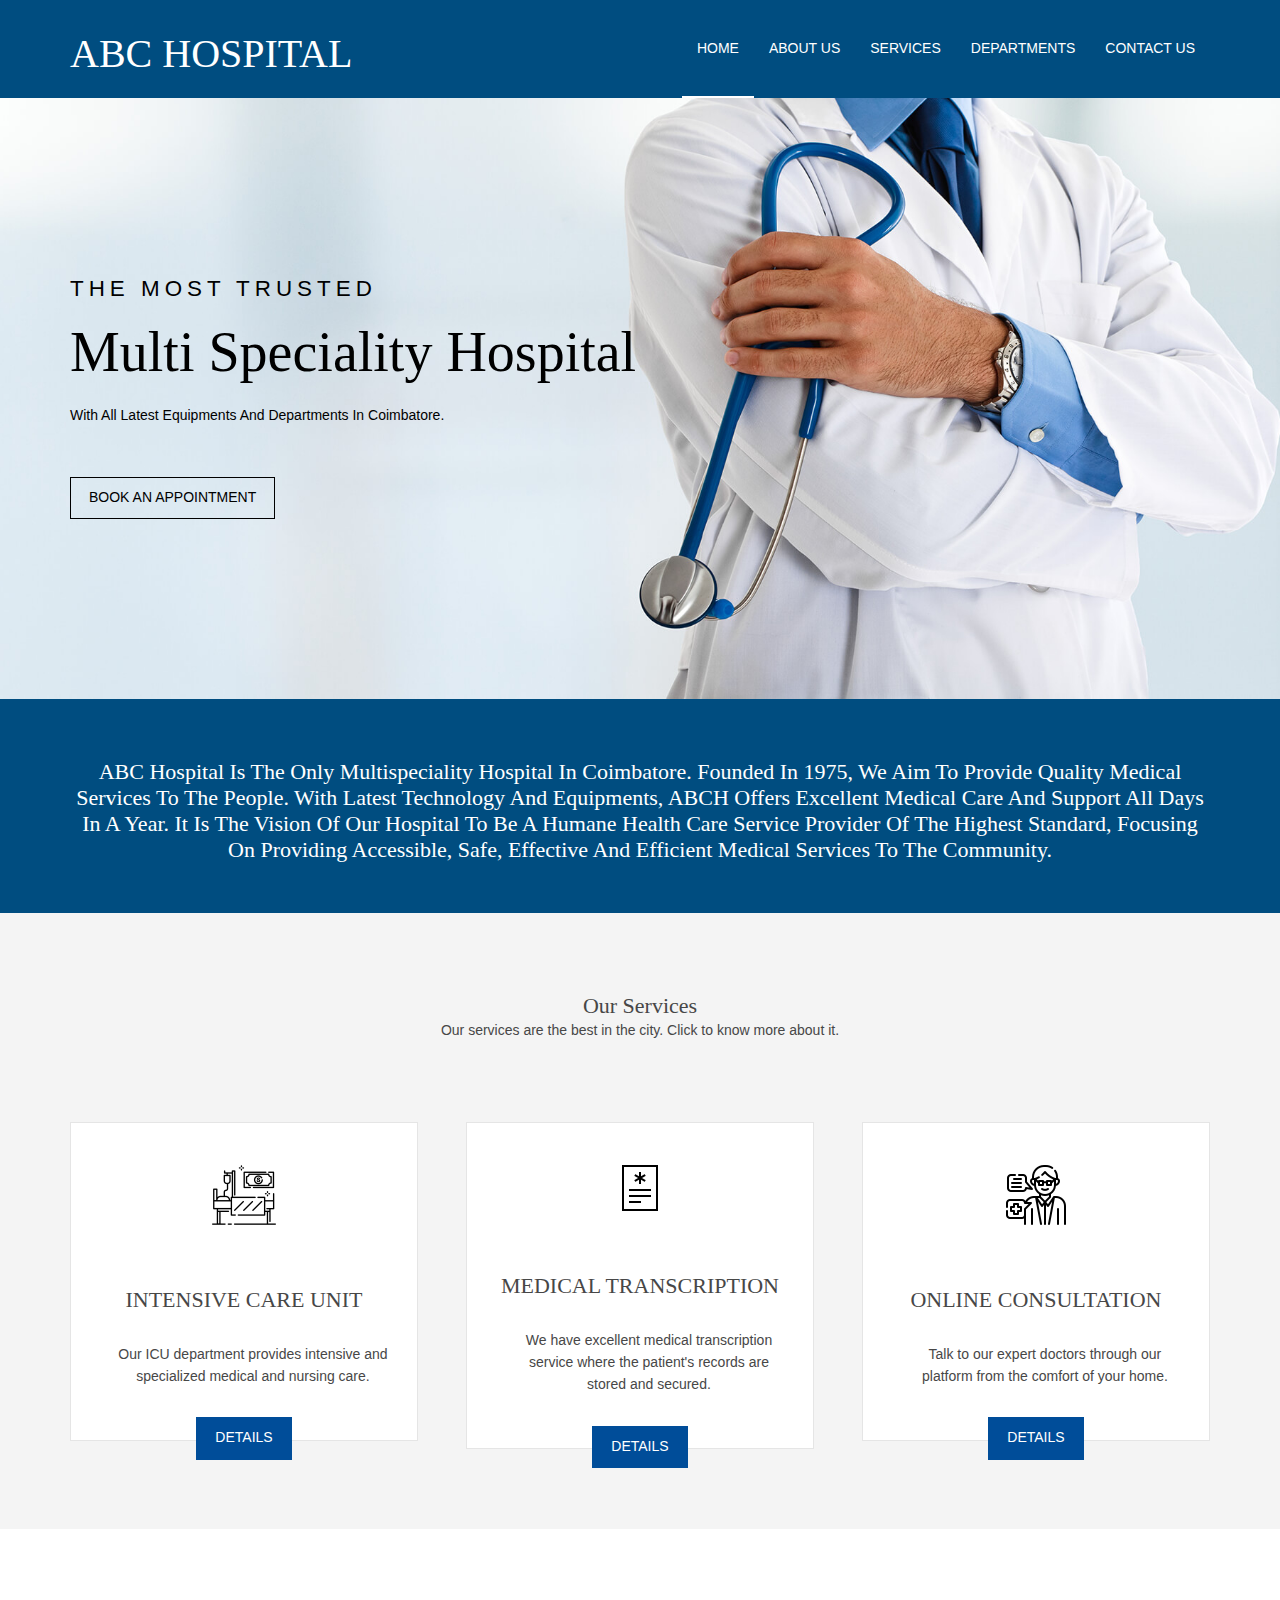
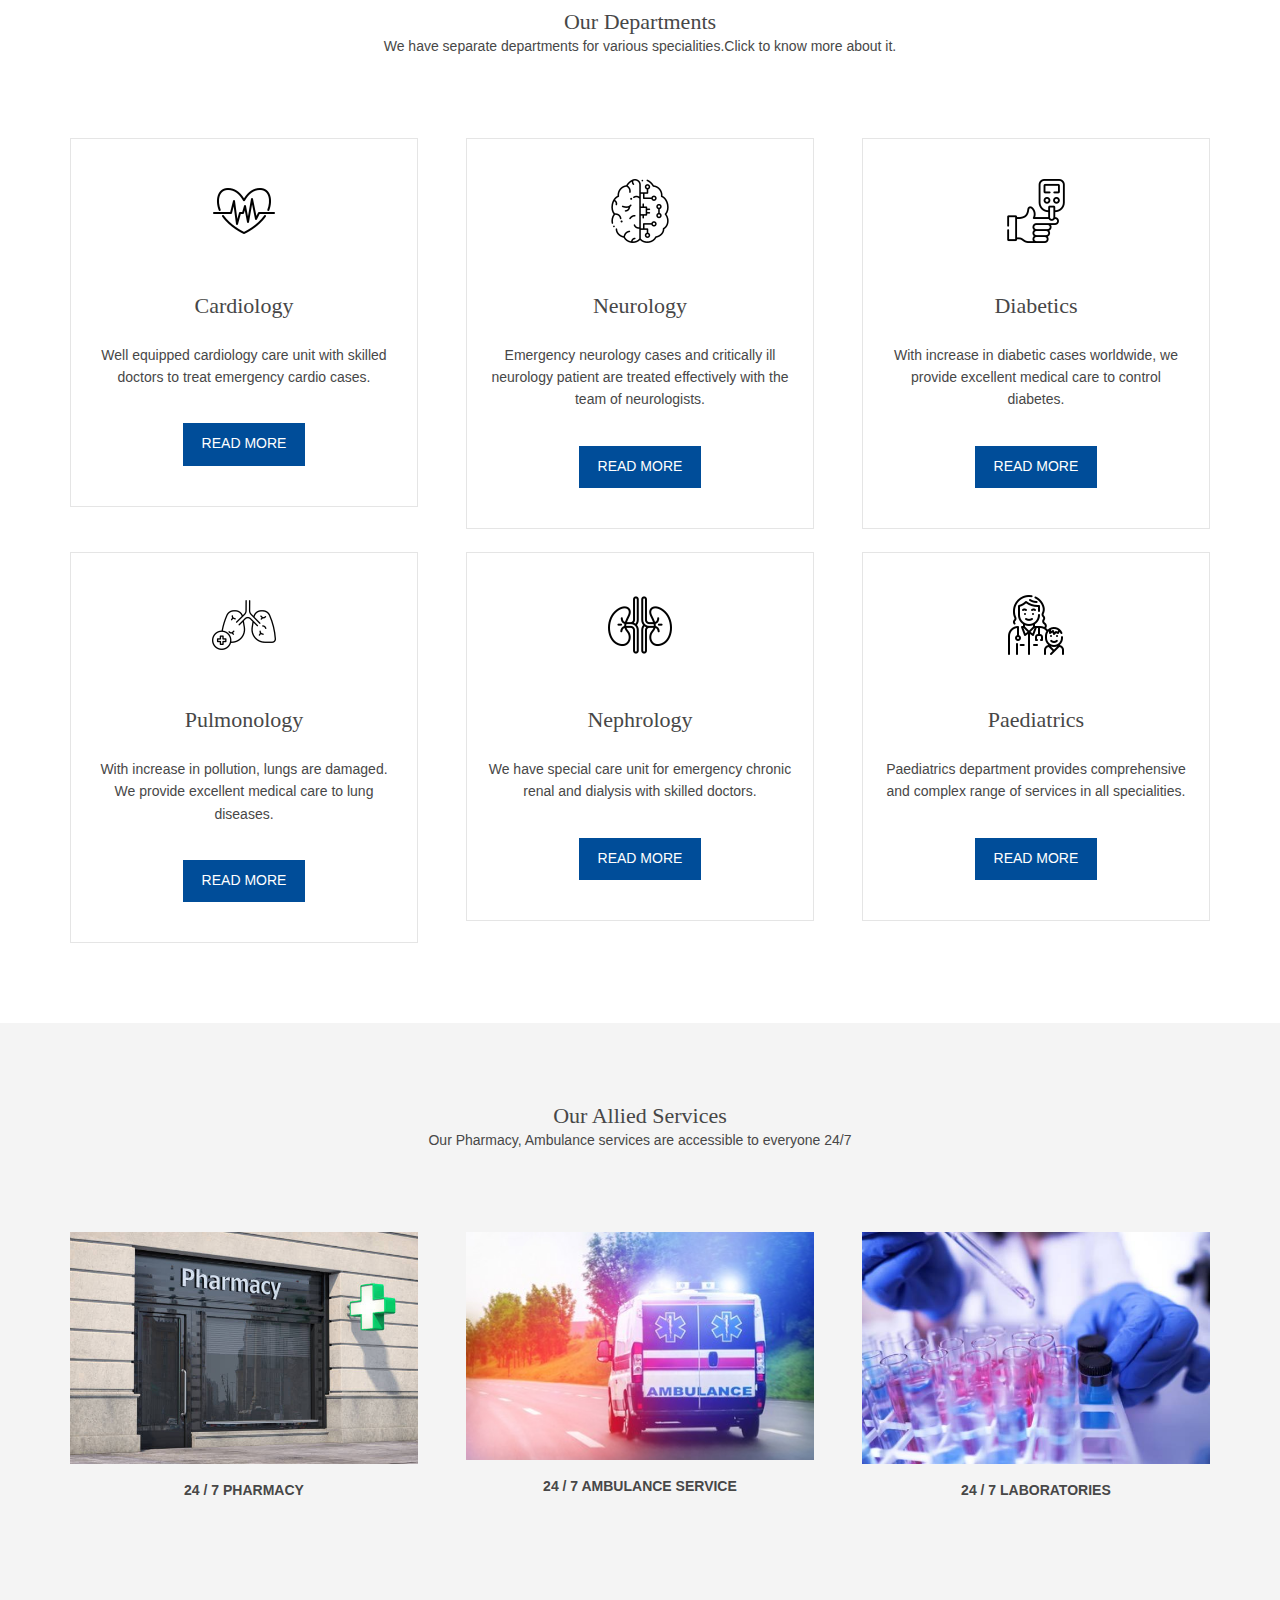
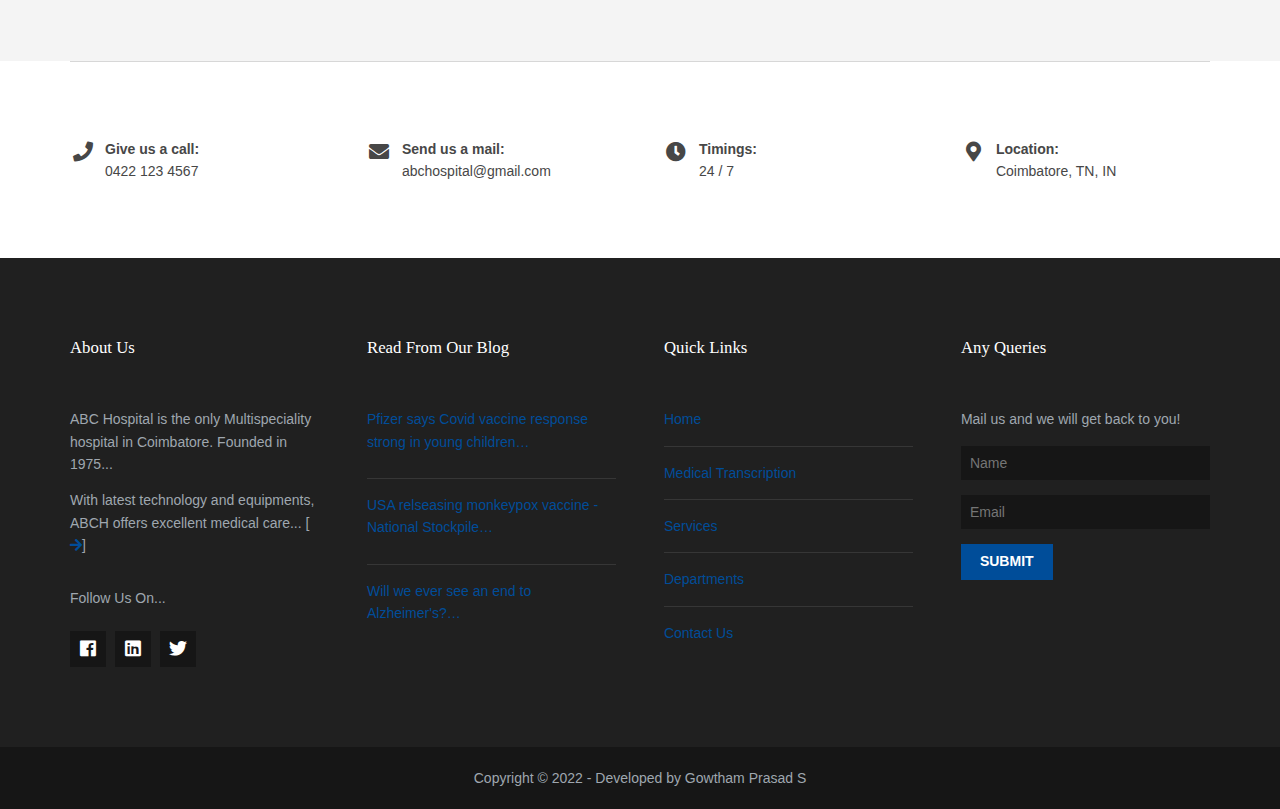
<file: templates/index.html>
<!-- MAIN INDEX PAGE -->
<!DOCTYPE html>

<html lang="">
<head>
<title>ABCH</title>
<meta charset="utf-8">
<meta name="viewport" content="width=device-width, initial-scale=1.0, maximum-scale=1.0, user-scalable=no">
<!-- CSS only -->
<link href="https://cdn.jsdelivr.net/npm/bootstrap@5.1.3/dist/css/bootstrap.min.css" rel="stylesheet" integrity="sha384-1BmE4kWBq78iYhFldvKuhfTAU6auU8tT94WrHftjDbrCEXSU1oBoqyl2QvZ6jIW3" crossorigin="anonymous">
<!-- JavaScript Bundle with Popper -->
<script src="https://cdn.jsdelivr.net/npm/bootstrap@5.1.3/dist/js/bootstrap.bundle.min.js" integrity="sha384-ka7Sk0Gln4gmtz2MlQnikT1wXgYsOg+OMhuP+IlRH9sENBO0LRn5q+8nbTov4+1p" crossorigin="anonymous"></script>
<!-- Main CSS File -->
<link href="../static/layout/styles/layout.css" rel="stylesheet" type="text/css" media="all">
</head>

<body id="top">

<!-- NAVBAR -->
<div class="wrapper row1" style="background-color: #004d80">
  <header id="header" class="hoc clear" style="background-color: #004d80">
    <div id="logo" class="fl_left"> 
      <h1><a href="/">ABC Hospital</a></h1>
    </div>
    <nav id="mainav" class="fl_right" style="background-color: #004d80">
      <ul class="clear">
        <li class="active"><a href="/" style="background-color: #004d80">Home</a></li>
        <li><a href="#aboutus" style="background-color: #004d80">About Us</a></li>
        <li><a href="#services" style="background-color: #004d80">Services</a></li>
        <li><a href="#departments" style="background-color: #004d80">Departments</a></li>
        <li><a href="#contactus" style="background-color: #004d80">Contact Us</a></li>
      </ul>
    </nav>
  </header>
</div>
<!-- NAVBAR -->

<!-- HEADER BANNER -->
<div class="wrapper bgded" style="background-image:url('../static/images/demo/hero-bg.jpg');">
  <div id="pageintro" class="hoc clear"> 
    <article style="color: black;">
      <p>The Most Trusted</p>
      <h3 class="heading">Multi Speciality Hospital</h3>
      <p>With All Latest Equipments And Departments In Coimbatore.</p>
      <footer>
        <ul class="nospace inline pushright">
          <li><a class="btn inverse" href="#">Book an appointment</a></li>
        </ul>
      </footer>
    </article>
  </div>
</div>
<!-- HEADER BANNER -->

<!-- ABBOUT US BANNER -->
<div class="wrapper coloured" style="background-color: #004d80" id="aboutus">
  <article class="hoc cta clear">
    <h6 style="text-align: center;">ABC Hospital is the only Multispeciality hospital in Coimbatore. Founded in 1975, we aim to provide quality medical services to the people. With latest technology and equipments, ABCH offers excellent medical care and support all days in a year. It is the vision of our hospital to be a humane health care service provider of the highest standard, focusing on providing accessible, safe, effective and efficient medical services to the Community.</h6>
  </article>
</div>
<!-- ABBOUT US BANNER -->

<!-- HOSPITAL SERVICES -->
<div class="wrapper row2" id="services">
  <section class="hoc container clear">
    <div class="sectiontitle">
      <h6 class="heading">Our Services</h6>
      <p>Our services are the best in the city. Click to know more about it.</p>
    </div>

    <ul class="nospace group prices">
      <li class="one_third">
        <article><i><img src="../static/images/demo/icu.png"></i>
          <h6 class="heading">Intensive Care Unit</h6>
          <p>Our ICU department provides intensive and specialized medical and nursing care.</p>
          <footer><a class="btn" href="#">Details</a></footer>
        </article>
      </li>
      <li class="one_third">
        <article><i><img src="../static/images/demo/transcription.png"></i>
          <h6 class="heading">Medical Transcription</h6>
          <p>We have excellent medical transcription service where the patient's records are stored and secured.</p>
          <!-- <footer><a class="btn" href="sample.html">Details</a></footer> -->
		  <footer><a class="btn" href="/medtran">Details</a></footer>
        </article>
      </li>
      <li class="one_third">
        <article><i><img src="../static/images/demo/consulting.png"></i>
          <h6 class="heading">Online Consultation</h6>
          <p>Talk to our expert doctors through our platform from the comfort of your home.</p>
          <footer><a class="btn" href="#">Details</a></footer>
        </article>
      </li>
    </ul>

  </section>
</div>
<!-- HOSPITAL SERVICES -->

<!-- HOSPITAL DEPARTMENTS -->
<div class="wrapper row3" id="departments">
  <main class="hoc container clear">
    <section id="introblocks">

      <div class="sectiontitle">
        <h6 class="heading">Our Departments</h6>
        <p>We have separate departments for various specialities.Click to know more about it.</p>
      </div>

      <ul class="nospace group">
        <li class="one_third first">
          <article><i><img src="../static/images/demo/cardiology.png"></i>
            <h6 class="heading">Cardiology</h6>
            <p>Well equipped cardiology care unit with skilled doctors to treat emergency cardio cases.</p>
            <footer><a class="btn" href="#">Read More</a></footer>
          </article>
        </li>
        <li class="one_third">
          <article><i><img src="../static/images/demo/brain.png"></i>
            <h6 class="heading">Neurology</h6>
            <p>Emergency neurology cases and critically ill neurology patient are treated effectively with the team of neurologists.</p>
            <footer><a class="btn" href="#">Read More</a></footer>
          </article>
        </li>
        <li class="one_third">
          <article><i><img src="../static/images/demo/sugar-blood-level.png"></i>
            <h6 class="heading">Diabetics</h6>
            <p>With increase in diabetic cases worldwide, we provide excellent medical care to control diabetes.</p>
            <footer><a class="btn" href="#">Read More</a></footer>
          </article>
        </li>
      </ul>
	  <br>
	  <ul class="nospace group">
        <li class="one_third first">
          <article><i><img src="../static/images/demo/pulmonology.png"></i>
            <h6 class="heading">Pulmonology</h6>
            <p>With increase in pollution, lungs are damaged. We provide excellent medical care to lung diseases.</p>
            <footer><a class="btn" href="#">Read More</a></footer>
          </article>
        </li>
        <li class="one_third">
          <article><i><img src="../static/images/demo/kidney.png"></i>
            <h6 class="heading">Nephrology</h6>
            <p>We have special care unit for emergency chronic renal and dialysis with skilled doctors.</p>
            <footer><a class="btn" href="#">Read More</a></footer>
          </article>
        </li>
        <li class="one_third">
          <article><i><img src="../static/images/demo/icons8-pediatrician-64.png"></i>
            <h6 class="heading">Paediatrics</h6>
            <p>Paediatrics department provides comprehensive and complex range of services in all specialities. </p>
            <footer><a class="btn" href="#">Read More</a></footer>
          </article>
        </li>
      </ul>

    </section>
    <div class="clear"></div>
  </main>
</div>
<!-- HOSPITAL DEPARTMENTS -->

<!-- HOSPITAL ALLIED SERVICES -->
<div class="wrapper row2">
  <section id="latest" class="hoc container clear">

    <div class="sectiontitle">
      <h6 class="heading">Our Allied Services</h6>
      <p>Our Pharmacy, Ambulance services are accessible to everyone 24/7</p>
    </div>

    <ul class="nospace group">
      <li class="one_third">
        <figure><img src="../static/images/demo/pharm.jpg" alt="">
          <figcaption>24 / 7 Pharmacy</figcaption>
        </figure>
      </li>
      <li class="one_third">
        <figure><img src="../static/images/demo/amb.jpg" alt="">
          <figcaption>24 / 7 Ambulance service</figcaption>
        </figure>
      </li>
      <li class="one_third">
        <figure><img src="../static/images/demo/lab.jpg" alt="">
          <figcaption>24 / 7 Laboratories</figcaption>
        </figure>
      </li>
    </ul>

  </section>
</div>
<!-- HOSPITAL ALLIED SERVICES -->

<!-- CONTACT US -->
<div class="wrapper row3" id="contactus">
  <section id="cta" class="hoc container clear">

    <ul class="nospace clear">
      <li class="one_quarter first">
        <div class="block clear"><i class="fas fa-phone"></i> <span><strong>Give us a call:</strong>0422 123 4567</span></div>
      </li>
      <li class="one_quarter">
        <div class="block clear"><i class="fas fa-envelope"></i> <span><strong>Send us a mail:</strong>abchospital@gmail.com</span></div>
      </li>
      <li class="one_quarter">
        <div class="block clear"><i class="fas fa-clock"></i> <span><strong> Timings:</strong>24 / 7</span></div>
      </li>
      <li class="one_quarter">
        <div class="block clear"><i class="fas fa-map-marker-alt"></i><span><strong>Location:</strong>Coimbatore, TN, IN</span></div>
      </li>
    </ul>

  </section>
</div>
<!-- CONTACT US -->

<!-- FOOTER -->
<div class="wrapper row4">
  <footer id="footer" class="hoc clear"> 

    <div class="one_quarter first">
      <h6 class="heading">About Us</h6>
      <p>ABC Hospital is the only Multispeciality hospital in Coimbatore. Founded in 1975...</p>
      <p class="btmspace-30">With latest technology and equipments, ABCH offers excellent medical care... [<a href="#"><i class="fas fa-arrow-right"></i></a>]</p>
      <p>Follow Us On...</p>
      <ul class="faico clear">
        <li><a class="faicon-facebook" href="https://www.facebook.com/"><i class="fab fa-facebook"></i></a></li>
        <li><a class="faicon-linkedin" href="https://www.linkedin.com/"><i class="fab fa-linkedin"></i></a></li>
        <li><a class="faicon-twitter" href="https://www.twitter.com"><i class="fab fa-twitter"></i></a></li>
      </ul>
    </div>

    <div class="one_quarter">
      <h6 class="heading">Read from our blog</h6>
      <ul class="nospace linklist">
        <li>
          <article>
            <p class="nospace btmspace-10"><a href="https://www.webmd.com/vaccines/covid-19-vaccine/news/20220523/pfizer-says-covid-vaccine-response-strong-in-young-children">Pfizer says Covid vaccine response strong in young children&hellip;</a></p>
          </article>
        </li>
        <li>
          <article>
            <p class="nospace btmspace-10"><a href="https://www.webmd.com/a-to-z-guides/news/20220524/us-releasing-monkeypox-vaccine-national-stockpile">USA relseasing monkeypox vaccine - National Stockpile&hellip;</a></p>
          </article>
        </li>
        <li>
          <article>
            <p class="nospace btmspace-10"><a href="https://www.webmd.com/alzheimers/story/centerpiece-alzheimers-memory">Will we ever see an end to Alzheimer's?&hellip;</a></p>
          </article>
        </li>
      </ul>
    </div>

    <div class="one_quarter">
      <h6 class="heading">Quick Links</h6>
      <ul class="nospace linklist">
        <li><a href="/">Home</a></li>
        <li><a href="/medtran">Medical Transcription</a></li>
        <li><a href="/#services">Services</a></li>
        <li><a href="/#departments">Departments</a></li>
        <li><a href="/#contactus">Contact Us</a></li>
      </ul>
    </div>

    <div class="one_quarter">
      <h6 class="heading">Any Queries</h6>
      <p class="nospace btmspace-15">Mail us and we will get back to you!</p>
      <form method="post" action="#">
        <fieldset>
          <legend>Queries:</legend>
          <input class="btmspace-15" type="text" value="" placeholder="Name">
          <input class="btmspace-15" type="text" value="" placeholder="Email">
          <button type="submit" value="submit">Submit</button>
        </fieldset>
      </form>
    </div>

  </footer>
</div> 

<div class="wrapper row5">
  <div id="copyright" class="hoc clear">
    <p style="text-align: center;">Copyright &copy; 2022 - Developed by Gowtham Prasad S</p>
  </div>
</div>
<!-- FOOTER -->

<!-- JAVASCRIPTS -->
<script src="C:\Users\goutham\Documents\5th year\Project\static\layout\scripts\jquery.min.js"></script>
<script src="C:\Users\goutham\Documents\5th year\Project\static\layout\scripts\jquery.backtotop.js"></script>
<script src="C:\Users\goutham\Documents\5th year\Project\static\layout\scripts\jquery.mobilemenu.js"></script>
<!-- JAVASCRIPTS -->
</body>
</html>
<!-- MAIN INDEX PAGE -->
</file>
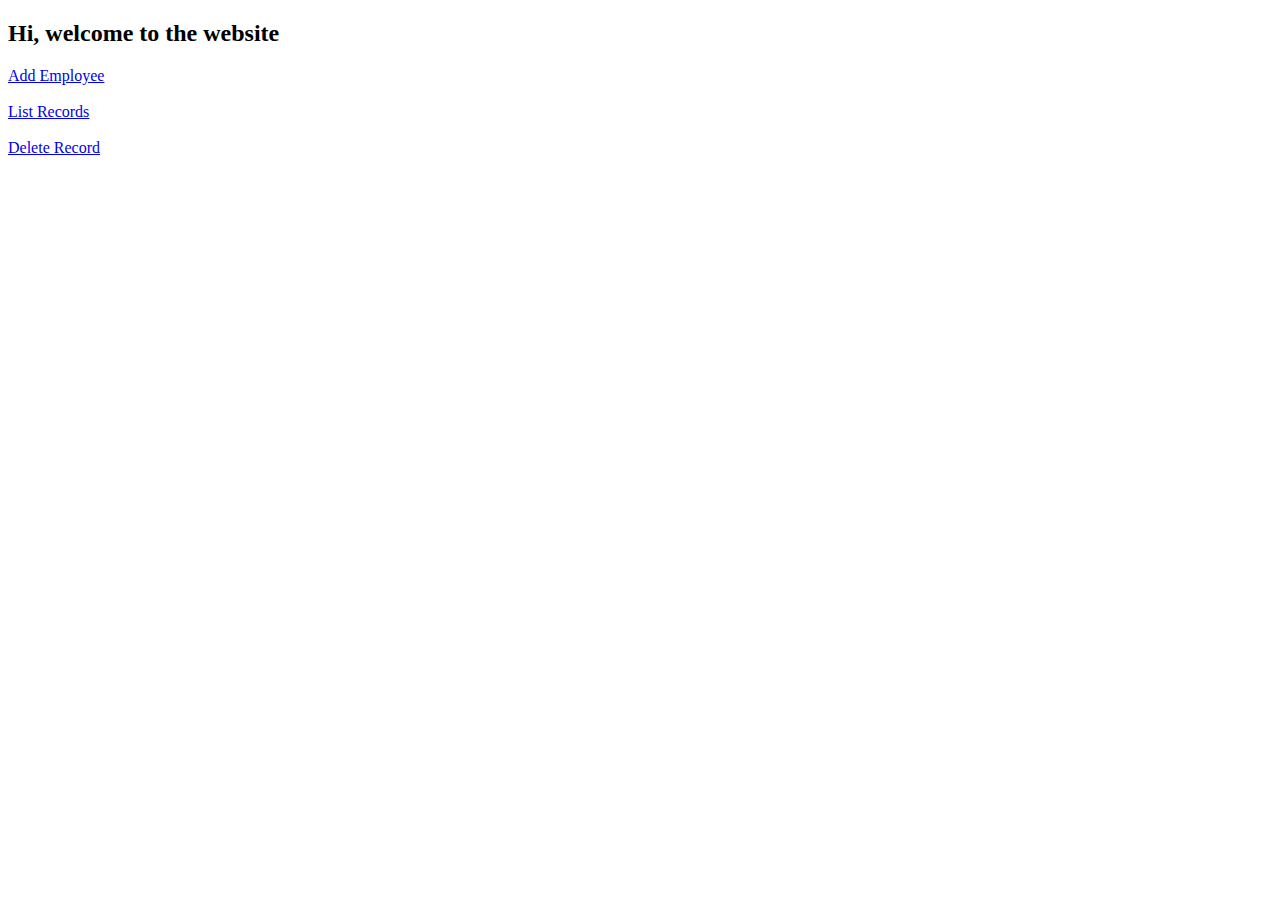
<file: sample/templates/index.html>
<!DOCTYPE html>  
 <html>  
 <head>  
 <title>home</title>  
 </head>  
 <body>  
 <h2>Hi, welcome to the website</h2>   
 <a href="/add">Add Employee</a><br><br>  
 <a href ="/view">List Records</a><br><br>  
 <a href="/delete">Delete Record</a><br><br>  
 </body>  
 </html>
</file>
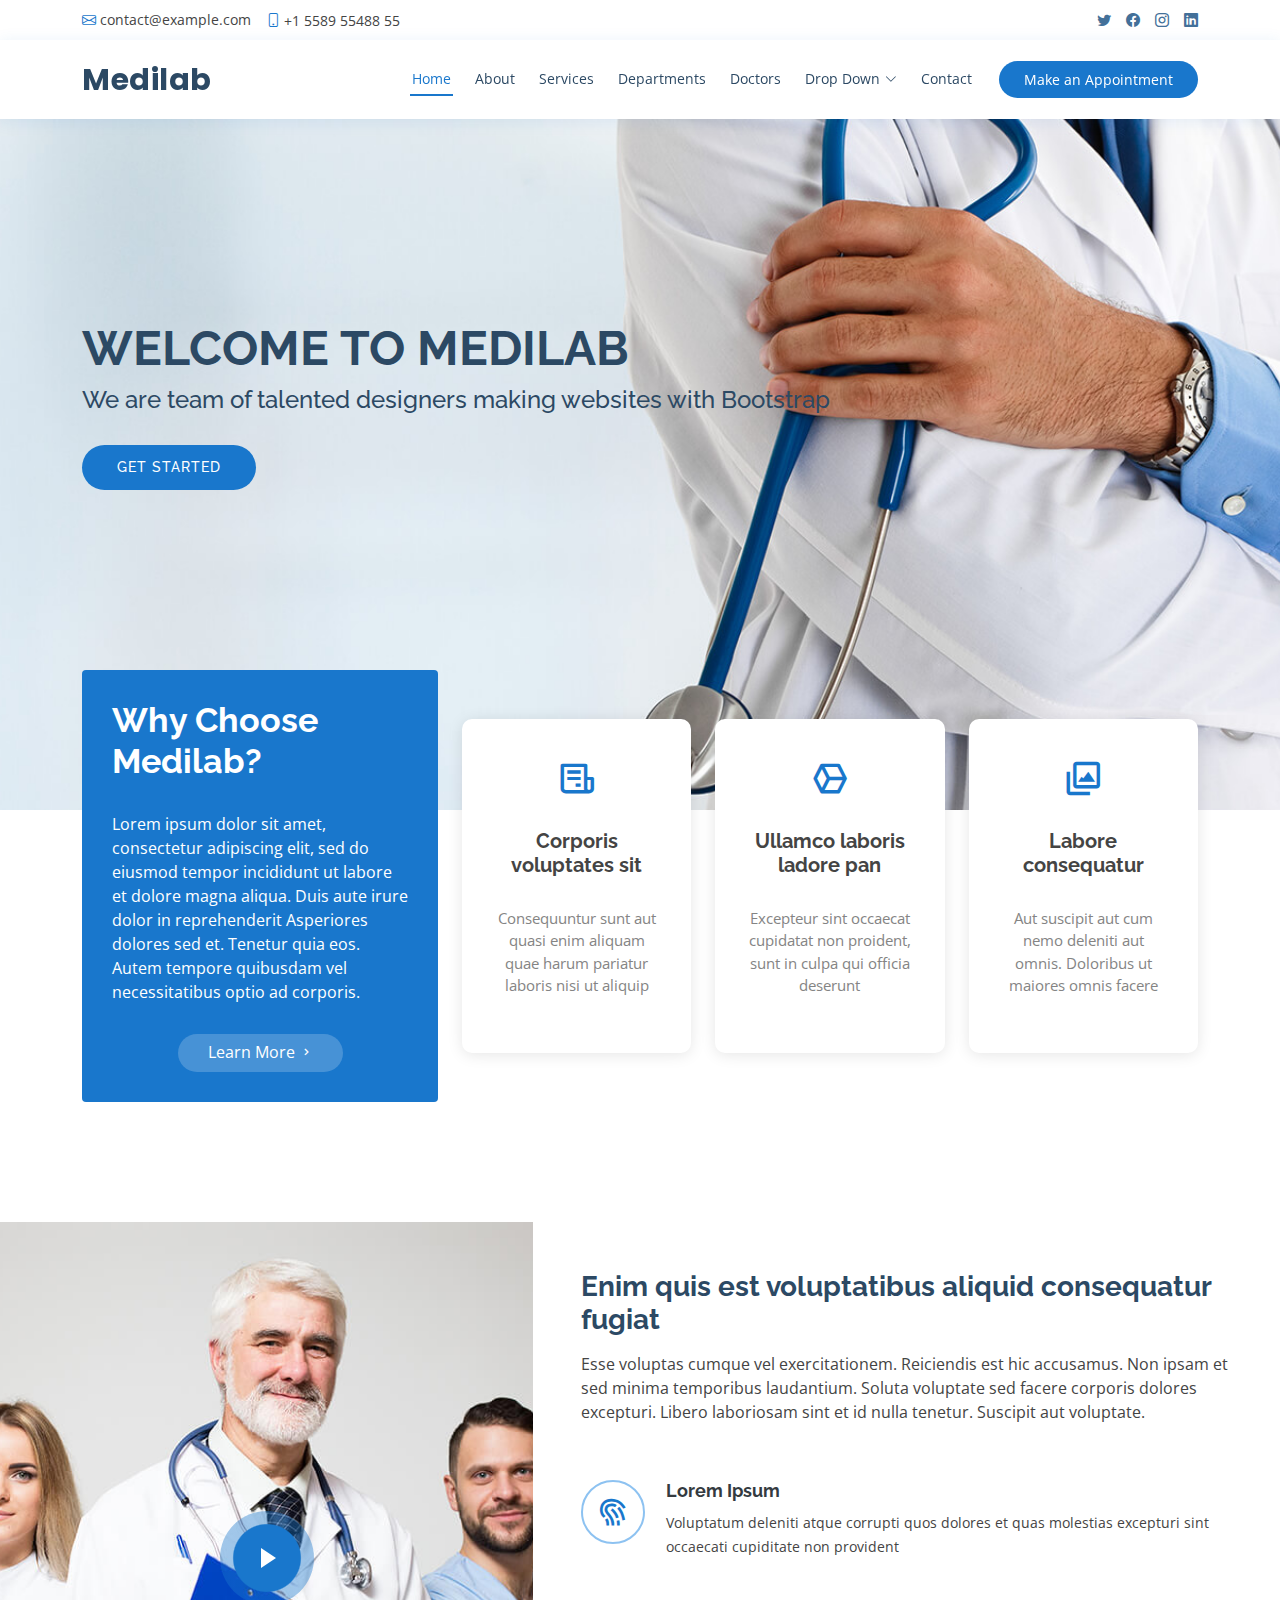
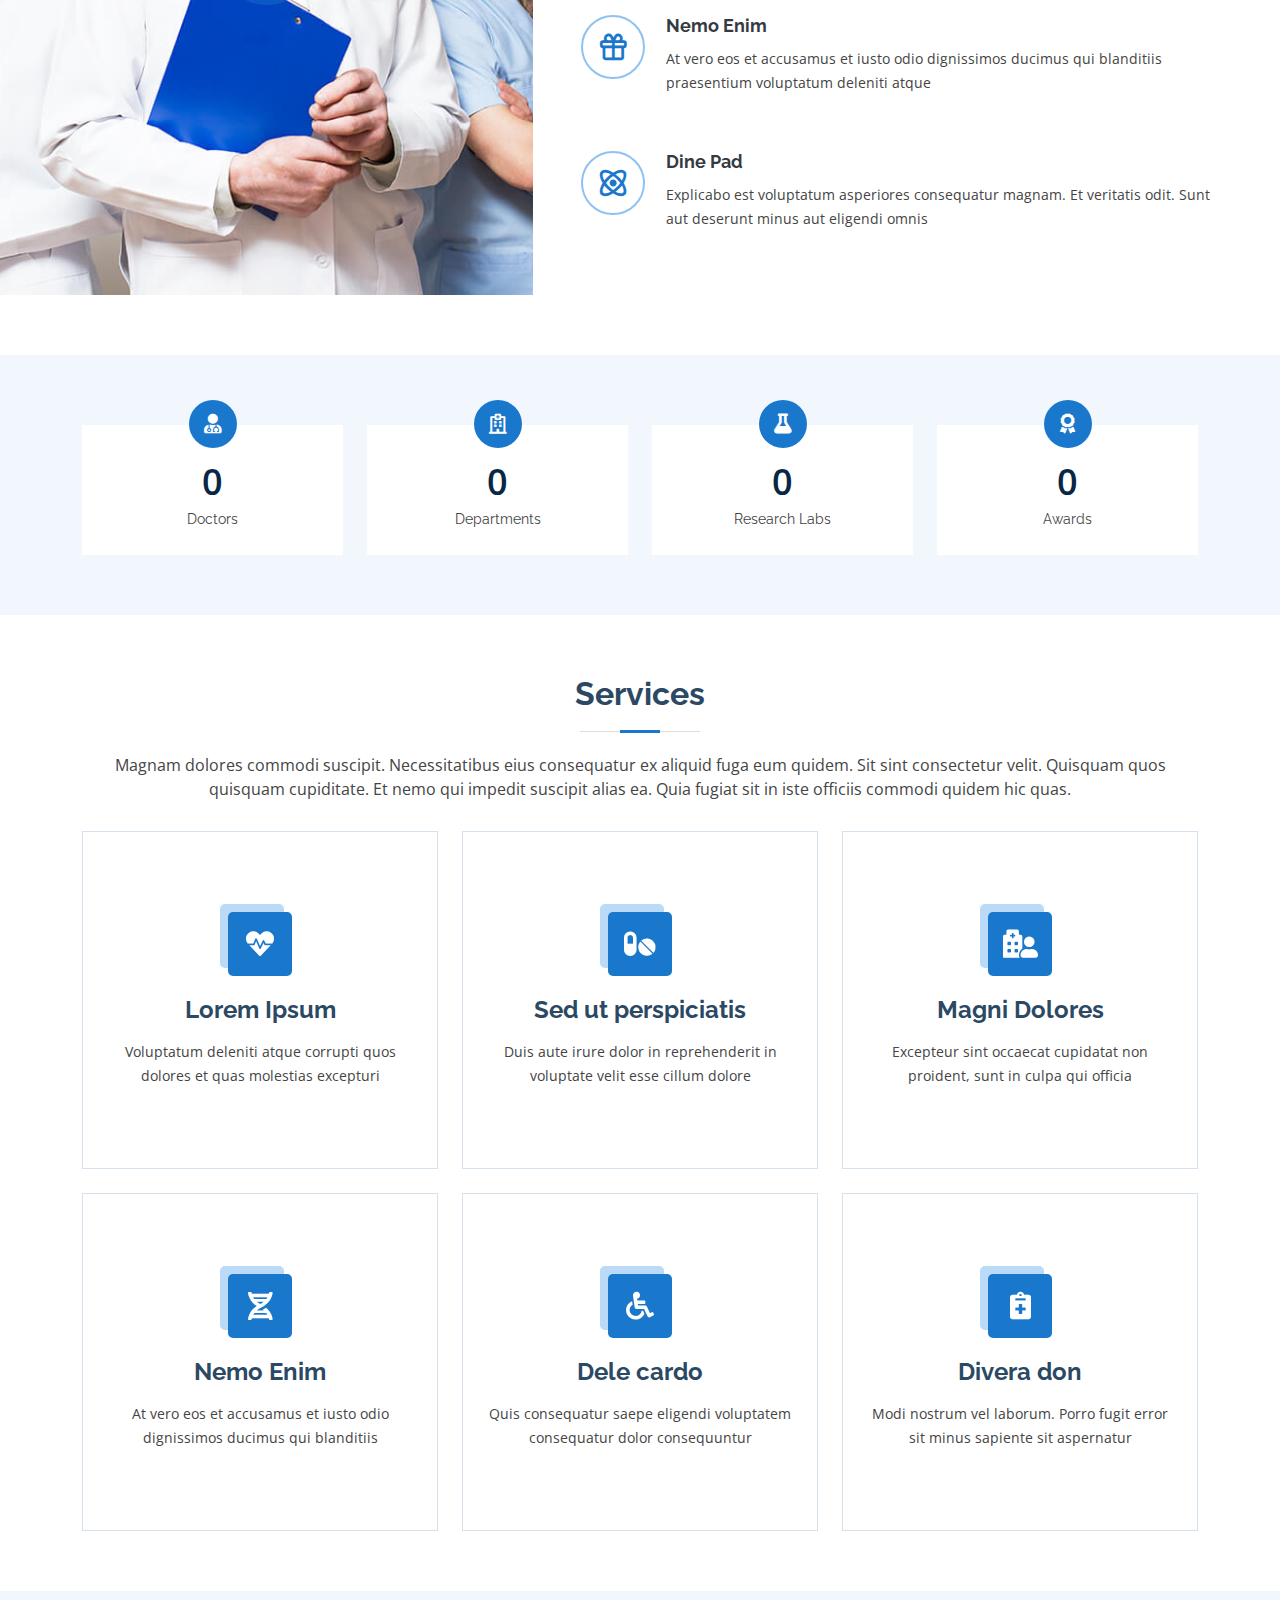
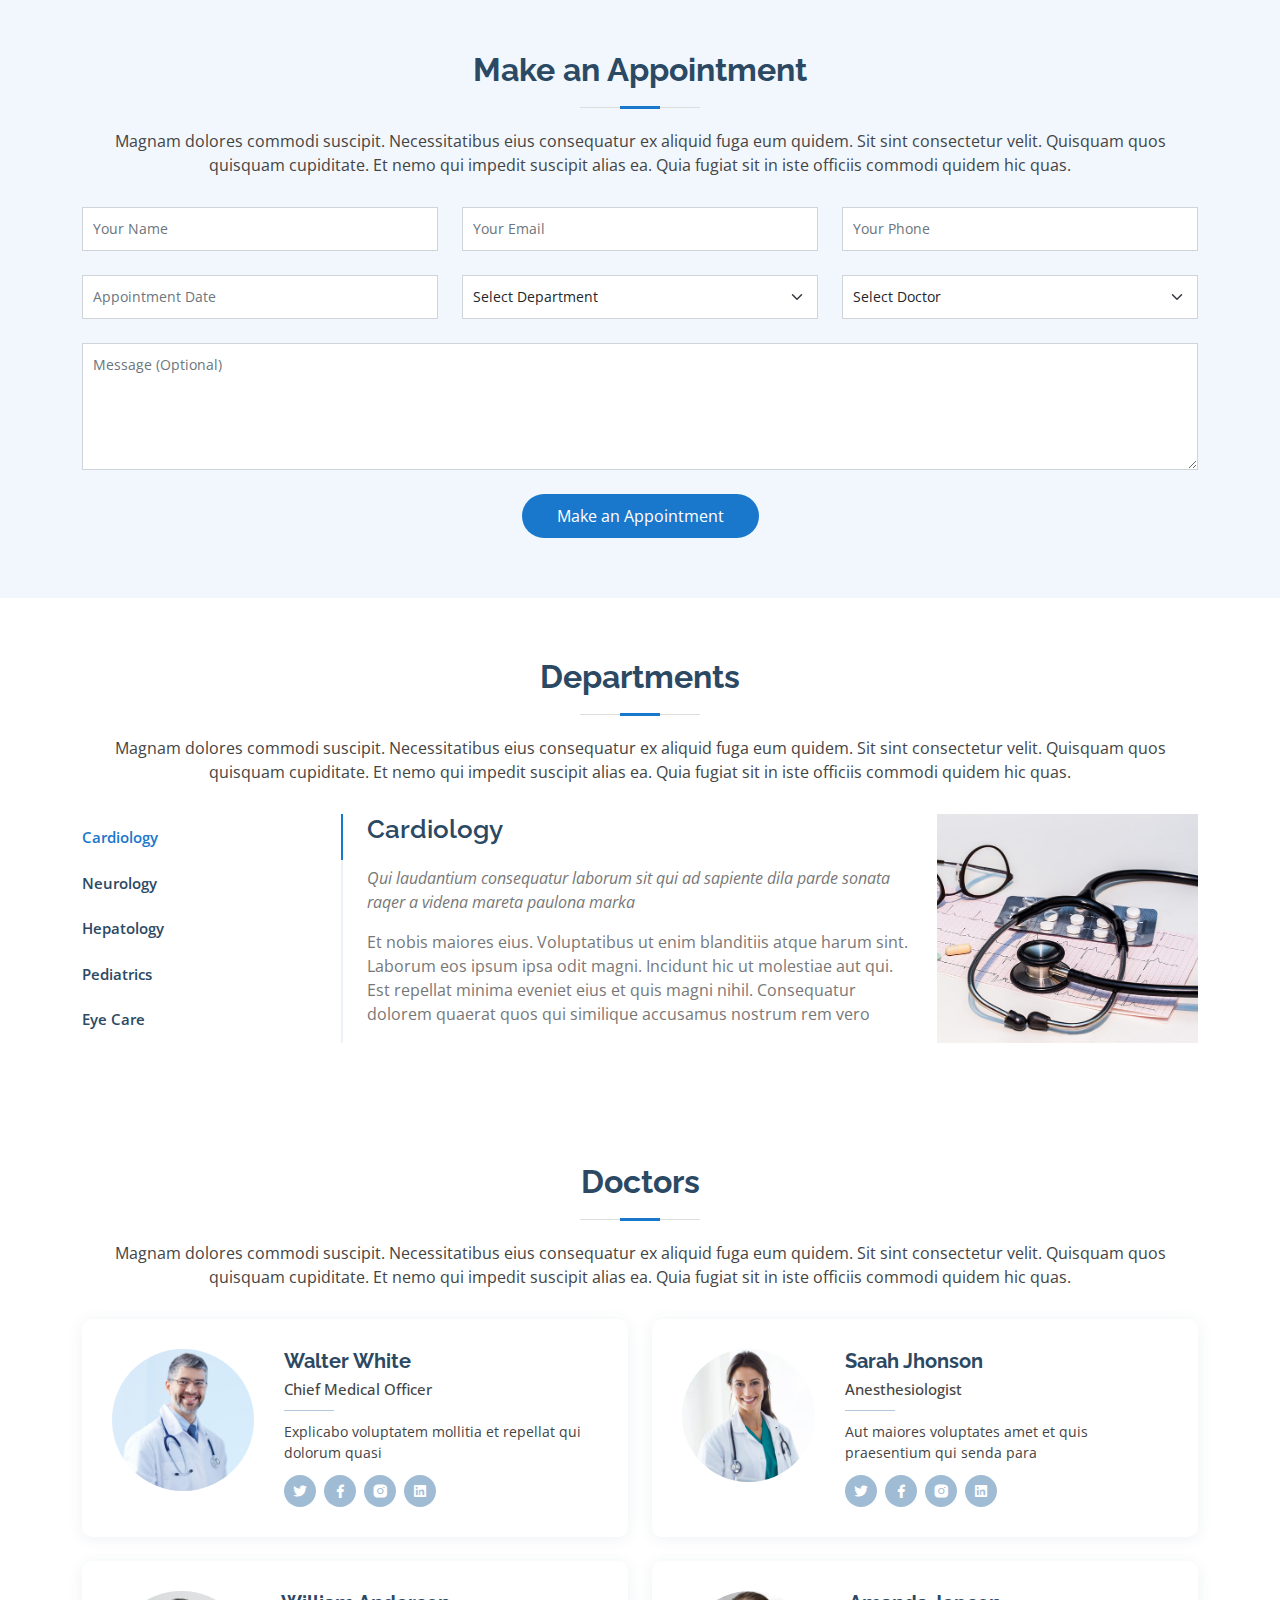
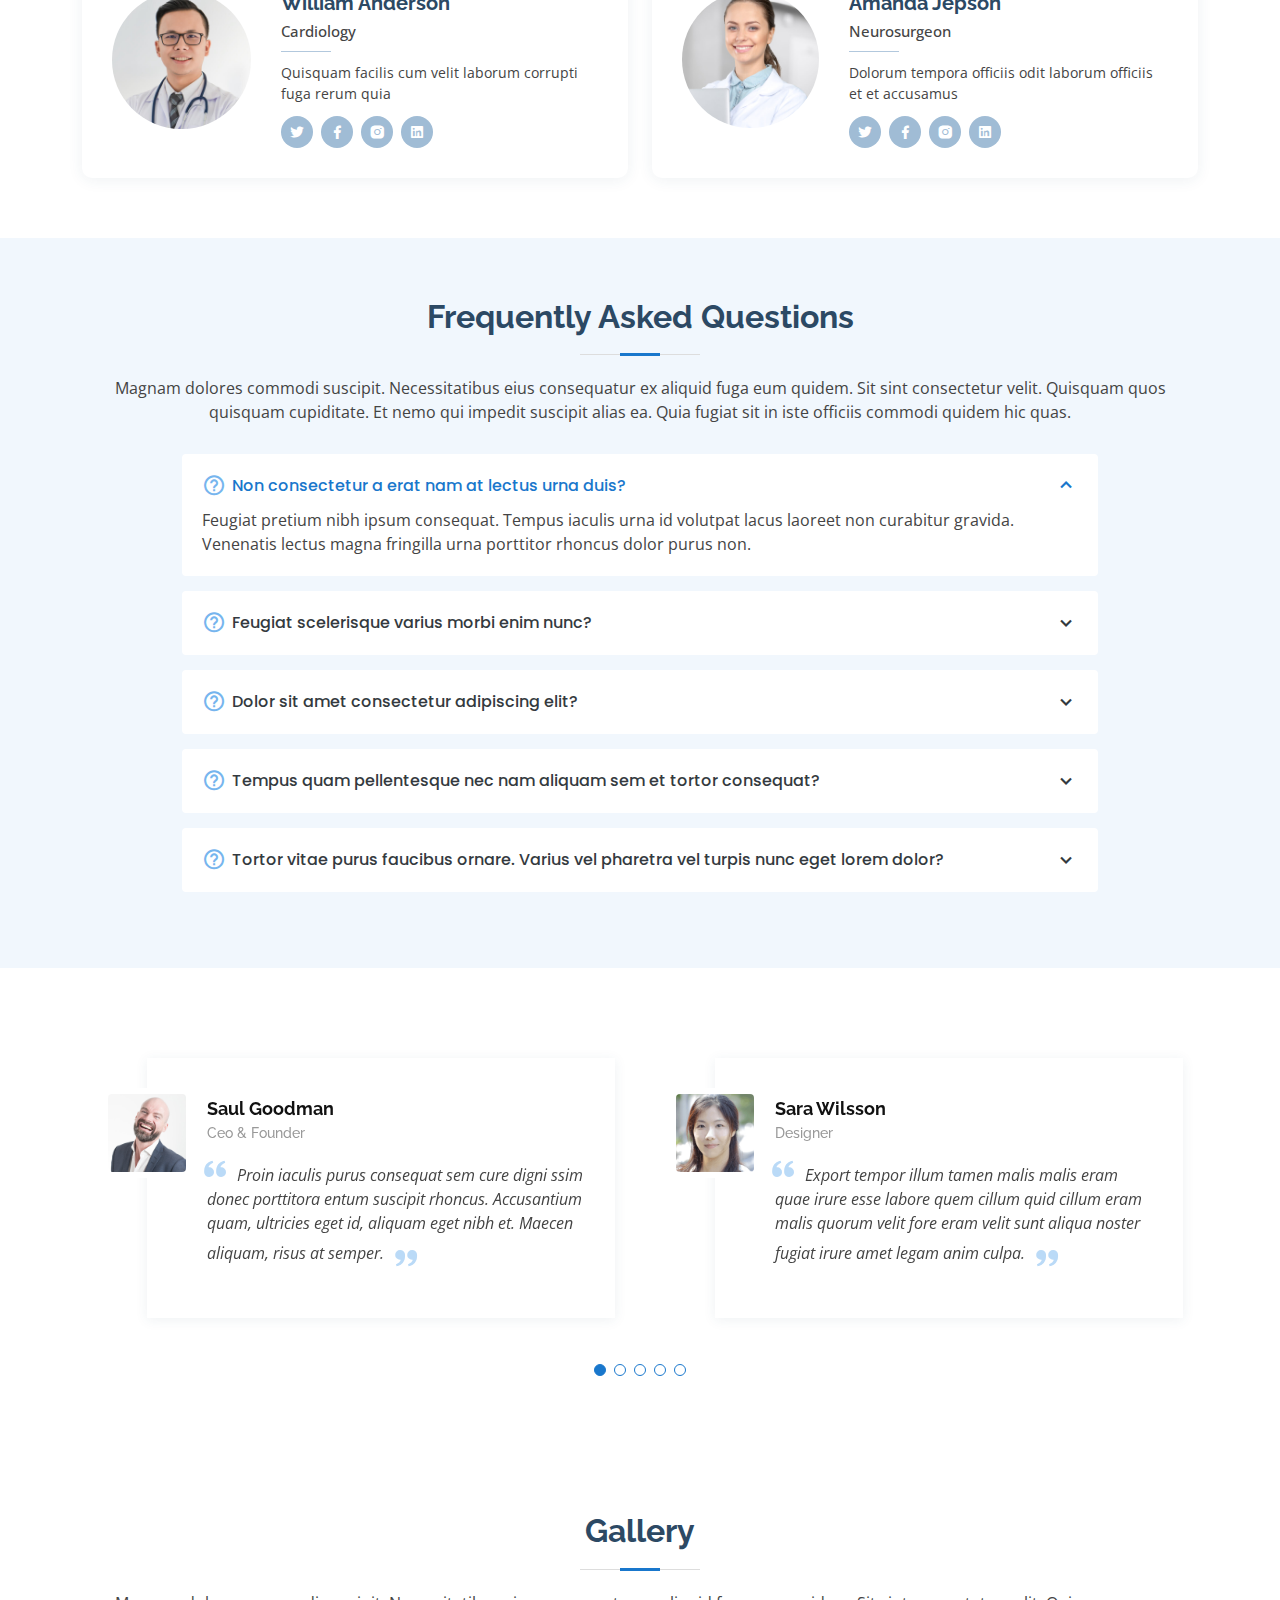
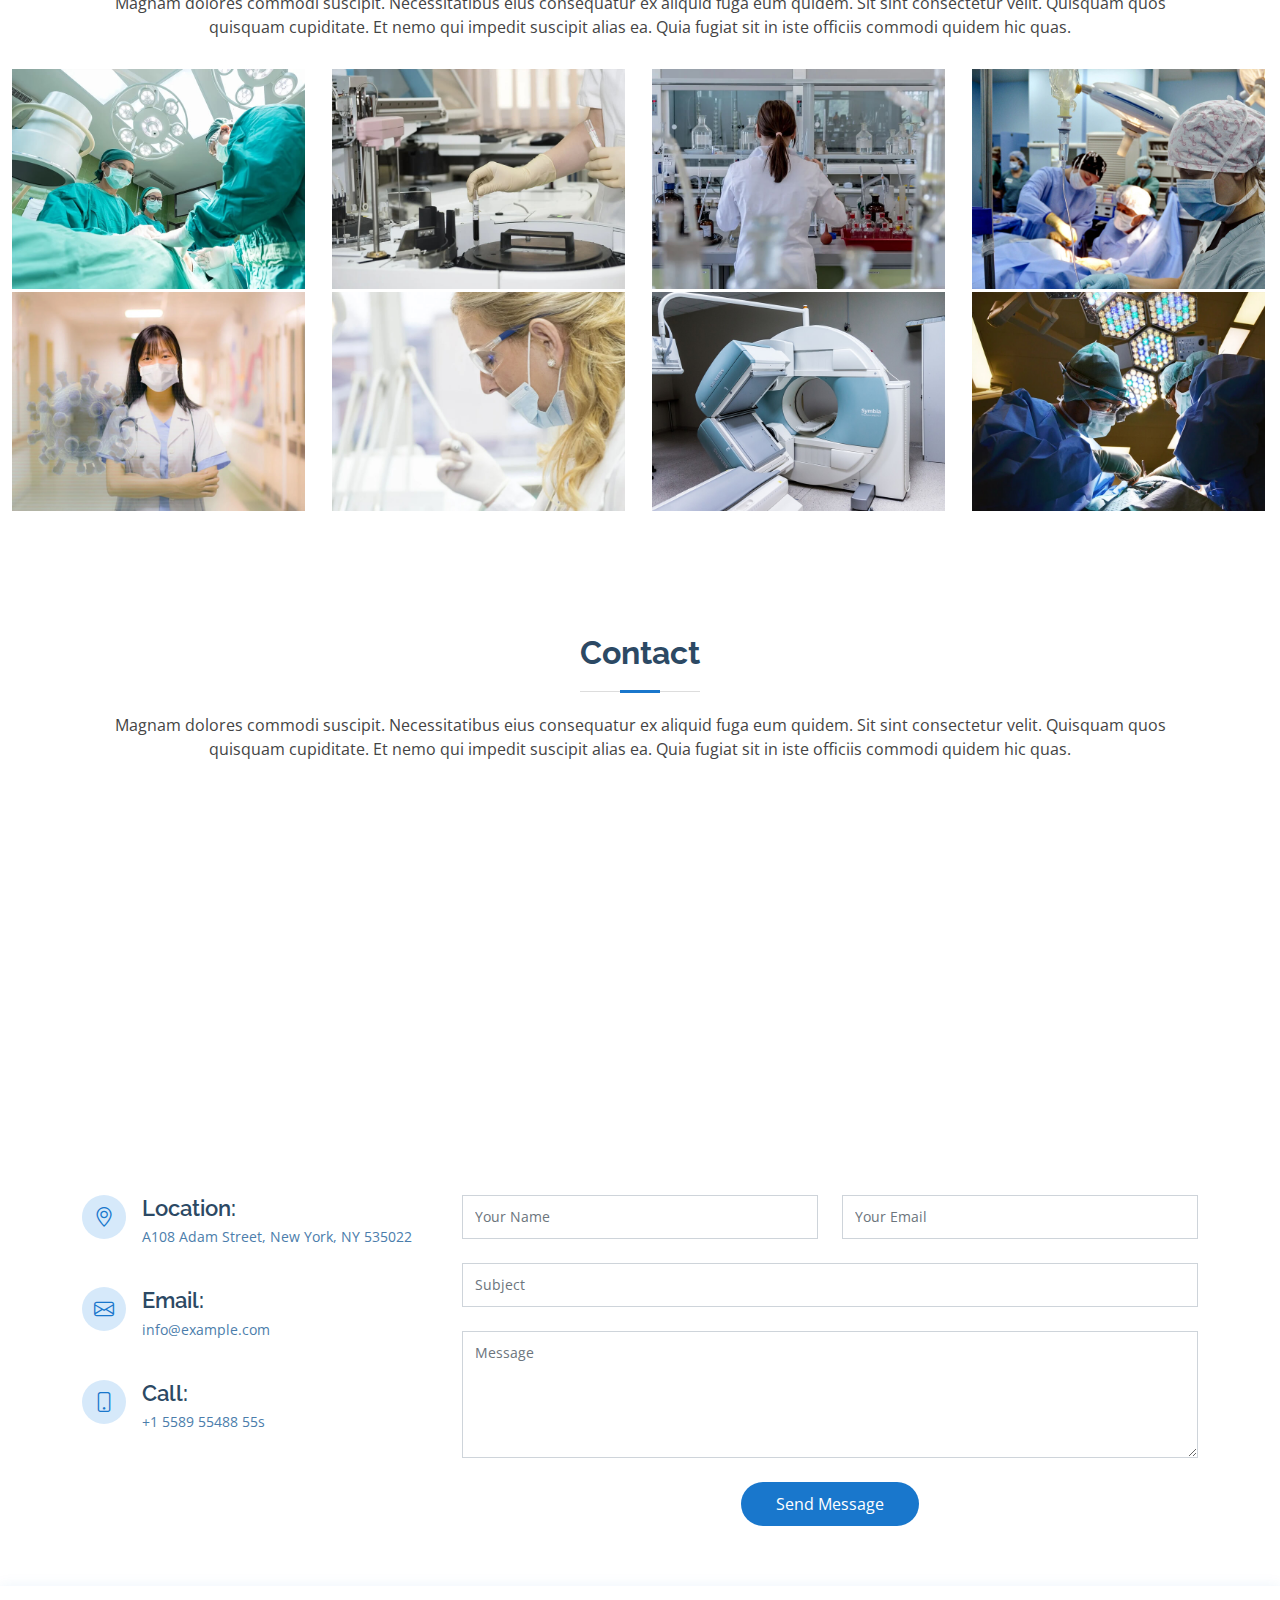
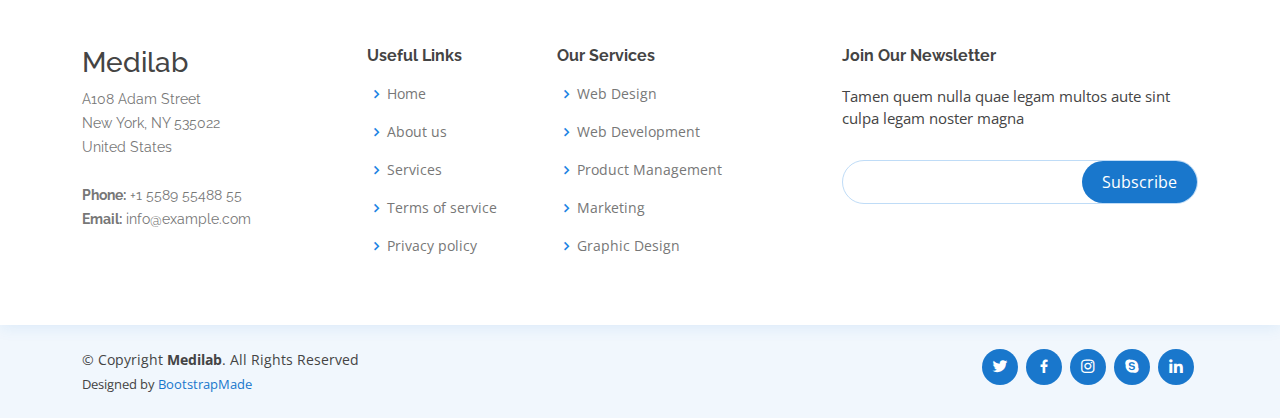
<file: Web Templates/Medilab/index.html>
<!DOCTYPE html>
<html lang="en">

<head>
  <meta charset="utf-8">
  <meta content="width=device-width, initial-scale=1.0" name="viewport">

  <title>Medilab Bootstrap Template - Index</title>
  <meta content="" name="description">
  <meta content="" name="keywords">

  <!-- Favicons -->
  <link href="assets/img/favicon.png" rel="icon">
  <link href="assets/img/apple-touch-icon.png" rel="apple-touch-icon">

  <!-- Google Fonts -->
  <link href="https://fonts.googleapis.com/css?family=Open+Sans:300,300i,400,400i,600,600i,700,700i|Raleway:300,300i,400,400i,500,500i,600,600i,700,700i|Poppins:300,300i,400,400i,500,500i,600,600i,700,700i" rel="stylesheet">

  <!-- Vendor CSS Files -->
  <link href="assets/vendor/fontawesome-free/css/all.min.css" rel="stylesheet">
  <link href="assets/vendor/animate.css/animate.min.css" rel="stylesheet">
  <link href="assets/vendor/bootstrap/css/bootstrap.min.css" rel="stylesheet">
  <link href="assets/vendor/bootstrap-icons/bootstrap-icons.css" rel="stylesheet">
  <link href="assets/vendor/boxicons/css/boxicons.min.css" rel="stylesheet">
  <link href="assets/vendor/glightbox/css/glightbox.min.css" rel="stylesheet">
  <link href="assets/vendor/remixicon/remixicon.css" rel="stylesheet">
  <link href="assets/vendor/swiper/swiper-bundle.min.css" rel="stylesheet">

  <!-- Template Main CSS File -->
  <link href="assets/css/style.css" rel="stylesheet">
</head>

<body>

  <!-- ======= Top Bar ======= -->
  <div id="topbar" class="d-flex align-items-center fixed-top">
    <div class="container d-flex justify-content-between">
      <div class="contact-info d-flex align-items-center">
        <i class="bi bi-envelope"></i> <a href="mailto:contact@example.com">contact@example.com</a>
        <i class="bi bi-phone"></i> +1 5589 55488 55
      </div>
      <div class="d-none d-lg-flex social-links align-items-center">
        <a href="#" class="twitter"><i class="bi bi-twitter"></i></a>
        <a href="#" class="facebook"><i class="bi bi-facebook"></i></a>
        <a href="#" class="instagram"><i class="bi bi-instagram"></i></a>
        <a href="#" class="linkedin"><i class="bi bi-linkedin"></i></i></a>
      </div>
    </div>
  </div>

  <!-- ======= Header ======= -->
  <header id="header" class="fixed-top">
    <div class="container d-flex align-items-center">

      <h1 class="logo me-auto"><a href="index.html">Medilab</a></h1>
      <!-- Uncomment below if you prefer to use an image logo -->
      <!-- <a href="index.html" class="logo me-auto"><img src="assets/img/logo.png" alt="" class="img-fluid"></a>-->

      <nav id="navbar" class="navbar order-last order-lg-0">
        <ul>
          <li><a class="nav-link scrollto active" href="#hero">Home</a></li>
          <li><a class="nav-link scrollto" href="#about">About</a></li>
          <li><a class="nav-link scrollto" href="#services">Services</a></li>
          <li><a class="nav-link scrollto" href="#departments">Departments</a></li>
          <li><a class="nav-link scrollto" href="#doctors">Doctors</a></li>
          <li class="dropdown"><a href="#"><span>Drop Down</span> <i class="bi bi-chevron-down"></i></a>
            <ul>
              <li><a href="#">Drop Down 1</a></li>
              <li class="dropdown"><a href="#"><span>Deep Drop Down</span> <i class="bi bi-chevron-right"></i></a>
                <ul>
                  <li><a href="#">Deep Drop Down 1</a></li>
                  <li><a href="#">Deep Drop Down 2</a></li>
                  <li><a href="#">Deep Drop Down 3</a></li>
                  <li><a href="#">Deep Drop Down 4</a></li>
                  <li><a href="#">Deep Drop Down 5</a></li>
                </ul>
              </li>
              <li><a href="#">Drop Down 2</a></li>
              <li><a href="#">Drop Down 3</a></li>
              <li><a href="#">Drop Down 4</a></li>
            </ul>
          </li>
          <li><a class="nav-link scrollto" href="#contact">Contact</a></li>
        </ul>
        <i class="bi bi-list mobile-nav-toggle"></i>
      </nav><!-- .navbar -->

      <a href="#appointment" class="appointment-btn scrollto"><span class="d-none d-md-inline">Make an</span> Appointment</a>

    </div>
  </header><!-- End Header -->

  <!-- ======= Hero Section ======= -->
  <section id="hero" class="d-flex align-items-center">
    <div class="container">
      <h1>Welcome to Medilab</h1>
      <h2>We are team of talented designers making websites with Bootstrap</h2>
      <a href="#about" class="btn-get-started scrollto">Get Started</a>
    </div>
  </section><!-- End Hero -->

  <main id="main">

    <!-- ======= Why Us Section ======= -->
    <section id="why-us" class="why-us">
      <div class="container">

        <div class="row">
          <div class="col-lg-4 d-flex align-items-stretch">
            <div class="content">
              <h3>Why Choose Medilab?</h3>
              <p>
                Lorem ipsum dolor sit amet, consectetur adipiscing elit, sed do eiusmod tempor incididunt ut labore et dolore magna aliqua. Duis aute irure dolor in reprehenderit
                Asperiores dolores sed et. Tenetur quia eos. Autem tempore quibusdam vel necessitatibus optio ad corporis.
              </p>
              <div class="text-center">
                <a href="#" class="more-btn">Learn More <i class="bx bx-chevron-right"></i></a>
              </div>
            </div>
          </div>
          <div class="col-lg-8 d-flex align-items-stretch">
            <div class="icon-boxes d-flex flex-column justify-content-center">
              <div class="row">
                <div class="col-xl-4 d-flex align-items-stretch">
                  <div class="icon-box mt-4 mt-xl-0">
                    <i class="bx bx-receipt"></i>
                    <h4>Corporis voluptates sit</h4>
                    <p>Consequuntur sunt aut quasi enim aliquam quae harum pariatur laboris nisi ut aliquip</p>
                  </div>
                </div>
                <div class="col-xl-4 d-flex align-items-stretch">
                  <div class="icon-box mt-4 mt-xl-0">
                    <i class="bx bx-cube-alt"></i>
                    <h4>Ullamco laboris ladore pan</h4>
                    <p>Excepteur sint occaecat cupidatat non proident, sunt in culpa qui officia deserunt</p>
                  </div>
                </div>
                <div class="col-xl-4 d-flex align-items-stretch">
                  <div class="icon-box mt-4 mt-xl-0">
                    <i class="bx bx-images"></i>
                    <h4>Labore consequatur</h4>
                    <p>Aut suscipit aut cum nemo deleniti aut omnis. Doloribus ut maiores omnis facere</p>
                  </div>
                </div>
              </div>
            </div><!-- End .content-->
          </div>
        </div>

      </div>
    </section><!-- End Why Us Section -->

    <!-- ======= About Section ======= -->
    <section id="about" class="about">
      <div class="container-fluid">

        <div class="row">
          <div class="col-xl-5 col-lg-6 video-box d-flex justify-content-center align-items-stretch position-relative">
            <a href="https://www.youtube.com/watch?v=jDDaplaOz7Q" class="glightbox play-btn mb-4"></a>
          </div>

          <div class="col-xl-7 col-lg-6 icon-boxes d-flex flex-column align-items-stretch justify-content-center py-5 px-lg-5">
            <h3>Enim quis est voluptatibus aliquid consequatur fugiat</h3>
            <p>Esse voluptas cumque vel exercitationem. Reiciendis est hic accusamus. Non ipsam et sed minima temporibus laudantium. Soluta voluptate sed facere corporis dolores excepturi. Libero laboriosam sint et id nulla tenetur. Suscipit aut voluptate.</p>

            <div class="icon-box">
              <div class="icon"><i class="bx bx-fingerprint"></i></div>
              <h4 class="title"><a href="">Lorem Ipsum</a></h4>
              <p class="description">Voluptatum deleniti atque corrupti quos dolores et quas molestias excepturi sint occaecati cupiditate non provident</p>
            </div>

            <div class="icon-box">
              <div class="icon"><i class="bx bx-gift"></i></div>
              <h4 class="title"><a href="">Nemo Enim</a></h4>
              <p class="description">At vero eos et accusamus et iusto odio dignissimos ducimus qui blanditiis praesentium voluptatum deleniti atque</p>
            </div>

            <div class="icon-box">
              <div class="icon"><i class="bx bx-atom"></i></div>
              <h4 class="title"><a href="">Dine Pad</a></h4>
              <p class="description">Explicabo est voluptatum asperiores consequatur magnam. Et veritatis odit. Sunt aut deserunt minus aut eligendi omnis</p>
            </div>

          </div>
        </div>

      </div>
    </section><!-- End About Section -->

    <!-- ======= Counts Section ======= -->
    <section id="counts" class="counts">
      <div class="container">

        <div class="row">

          <div class="col-lg-3 col-md-6">
            <div class="count-box">
              <i class="fas fa-user-md"></i>
              <span data-purecounter-start="0" data-purecounter-end="85" data-purecounter-duration="1" class="purecounter"></span>
              <p>Doctors</p>
            </div>
          </div>

          <div class="col-lg-3 col-md-6 mt-5 mt-md-0">
            <div class="count-box">
              <i class="far fa-hospital"></i>
              <span data-purecounter-start="0" data-purecounter-end="18" data-purecounter-duration="1" class="purecounter"></span>
              <p>Departments</p>
            </div>
          </div>

          <div class="col-lg-3 col-md-6 mt-5 mt-lg-0">
            <div class="count-box">
              <i class="fas fa-flask"></i>
              <span data-purecounter-start="0" data-purecounter-end="12" data-purecounter-duration="1" class="purecounter"></span>
              <p>Research Labs</p>
            </div>
          </div>

          <div class="col-lg-3 col-md-6 mt-5 mt-lg-0">
            <div class="count-box">
              <i class="fas fa-award"></i>
              <span data-purecounter-start="0" data-purecounter-end="150" data-purecounter-duration="1" class="purecounter"></span>
              <p>Awards</p>
            </div>
          </div>

        </div>

      </div>
    </section><!-- End Counts Section -->

    <!-- ======= Services Section ======= -->
    <section id="services" class="services">
      <div class="container">

        <div class="section-title">
          <h2>Services</h2>
          <p>Magnam dolores commodi suscipit. Necessitatibus eius consequatur ex aliquid fuga eum quidem. Sit sint consectetur velit. Quisquam quos quisquam cupiditate. Et nemo qui impedit suscipit alias ea. Quia fugiat sit in iste officiis commodi quidem hic quas.</p>
        </div>

        <div class="row">
          <div class="col-lg-4 col-md-6 d-flex align-items-stretch">
            <div class="icon-box">
              <div class="icon"><i class="fas fa-heartbeat"></i></div>
              <h4><a href="">Lorem Ipsum</a></h4>
              <p>Voluptatum deleniti atque corrupti quos dolores et quas molestias excepturi</p>
            </div>
          </div>

          <div class="col-lg-4 col-md-6 d-flex align-items-stretch mt-4 mt-md-0">
            <div class="icon-box">
              <div class="icon"><i class="fas fa-pills"></i></div>
              <h4><a href="">Sed ut perspiciatis</a></h4>
              <p>Duis aute irure dolor in reprehenderit in voluptate velit esse cillum dolore</p>
            </div>
          </div>

          <div class="col-lg-4 col-md-6 d-flex align-items-stretch mt-4 mt-lg-0">
            <div class="icon-box">
              <div class="icon"><i class="fas fa-hospital-user"></i></div>
              <h4><a href="">Magni Dolores</a></h4>
              <p>Excepteur sint occaecat cupidatat non proident, sunt in culpa qui officia</p>
            </div>
          </div>

          <div class="col-lg-4 col-md-6 d-flex align-items-stretch mt-4">
            <div class="icon-box">
              <div class="icon"><i class="fas fa-dna"></i></div>
              <h4><a href="">Nemo Enim</a></h4>
              <p>At vero eos et accusamus et iusto odio dignissimos ducimus qui blanditiis</p>
            </div>
          </div>

          <div class="col-lg-4 col-md-6 d-flex align-items-stretch mt-4">
            <div class="icon-box">
              <div class="icon"><i class="fas fa-wheelchair"></i></div>
              <h4><a href="">Dele cardo</a></h4>
              <p>Quis consequatur saepe eligendi voluptatem consequatur dolor consequuntur</p>
            </div>
          </div>

          <div class="col-lg-4 col-md-6 d-flex align-items-stretch mt-4">
            <div class="icon-box">
              <div class="icon"><i class="fas fa-notes-medical"></i></div>
              <h4><a href="">Divera don</a></h4>
              <p>Modi nostrum vel laborum. Porro fugit error sit minus sapiente sit aspernatur</p>
            </div>
          </div>

        </div>

      </div>
    </section><!-- End Services Section -->

    <!-- ======= Appointment Section ======= -->
    <section id="appointment" class="appointment section-bg">
      <div class="container">

        <div class="section-title">
          <h2>Make an Appointment</h2>
          <p>Magnam dolores commodi suscipit. Necessitatibus eius consequatur ex aliquid fuga eum quidem. Sit sint consectetur velit. Quisquam quos quisquam cupiditate. Et nemo qui impedit suscipit alias ea. Quia fugiat sit in iste officiis commodi quidem hic quas.</p>
        </div>

        <form action="forms/appointment.php" method="post" role="form" class="php-email-form">
          <div class="row">
            <div class="col-md-4 form-group">
              <input type="text" name="name" class="form-control" id="name" placeholder="Your Name" data-rule="minlen:4" data-msg="Please enter at least 4 chars">
              <div class="validate"></div>
            </div>
            <div class="col-md-4 form-group mt-3 mt-md-0">
              <input type="email" class="form-control" name="email" id="email" placeholder="Your Email" data-rule="email" data-msg="Please enter a valid email">
              <div class="validate"></div>
            </div>
            <div class="col-md-4 form-group mt-3 mt-md-0">
              <input type="tel" class="form-control" name="phone" id="phone" placeholder="Your Phone" data-rule="minlen:4" data-msg="Please enter at least 4 chars">
              <div class="validate"></div>
            </div>
          </div>
          <div class="row">
            <div class="col-md-4 form-group mt-3">
              <input type="datetime" name="date" class="form-control datepicker" id="date" placeholder="Appointment Date" data-rule="minlen:4" data-msg="Please enter at least 4 chars">
              <div class="validate"></div>
            </div>
            <div class="col-md-4 form-group mt-3">
              <select name="department" id="department" class="form-select">
                <option value="">Select Department</option>
                <option value="Department 1">Department 1</option>
                <option value="Department 2">Department 2</option>
                <option value="Department 3">Department 3</option>
              </select>
              <div class="validate"></div>
            </div>
            <div class="col-md-4 form-group mt-3">
              <select name="doctor" id="doctor" class="form-select">
                <option value="">Select Doctor</option>
                <option value="Doctor 1">Doctor 1</option>
                <option value="Doctor 2">Doctor 2</option>
                <option value="Doctor 3">Doctor 3</option>
              </select>
              <div class="validate"></div>
            </div>
          </div>

          <div class="form-group mt-3">
            <textarea class="form-control" name="message" rows="5" placeholder="Message (Optional)"></textarea>
            <div class="validate"></div>
          </div>
          <div class="mb-3">
            <div class="loading">Loading</div>
            <div class="error-message"></div>
            <div class="sent-message">Your appointment request has been sent successfully. Thank you!</div>
          </div>
          <div class="text-center"><button type="submit">Make an Appointment</button></div>
        </form>

      </div>
    </section><!-- End Appointment Section -->

    <!-- ======= Departments Section ======= -->
    <section id="departments" class="departments">
      <div class="container">

        <div class="section-title">
          <h2>Departments</h2>
          <p>Magnam dolores commodi suscipit. Necessitatibus eius consequatur ex aliquid fuga eum quidem. Sit sint consectetur velit. Quisquam quos quisquam cupiditate. Et nemo qui impedit suscipit alias ea. Quia fugiat sit in iste officiis commodi quidem hic quas.</p>
        </div>

        <div class="row">
          <div class="col-lg-3">
            <ul class="nav nav-tabs flex-column">
              <li class="nav-item">
                <a class="nav-link active show" data-bs-toggle="tab" href="#tab-1">Cardiology</a>
              </li>
              <li class="nav-item">
                <a class="nav-link" data-bs-toggle="tab" href="#tab-2">Neurology</a>
              </li>
              <li class="nav-item">
                <a class="nav-link" data-bs-toggle="tab" href="#tab-3">Hepatology</a>
              </li>
              <li class="nav-item">
                <a class="nav-link" data-bs-toggle="tab" href="#tab-4">Pediatrics</a>
              </li>
              <li class="nav-item">
                <a class="nav-link" data-bs-toggle="tab" href="#tab-5">Eye Care</a>
              </li>
            </ul>
          </div>
          <div class="col-lg-9 mt-4 mt-lg-0">
            <div class="tab-content">
              <div class="tab-pane active show" id="tab-1">
                <div class="row">
                  <div class="col-lg-8 details order-2 order-lg-1">
                    <h3>Cardiology</h3>
                    <p class="fst-italic">Qui laudantium consequatur laborum sit qui ad sapiente dila parde sonata raqer a videna mareta paulona marka</p>
                    <p>Et nobis maiores eius. Voluptatibus ut enim blanditiis atque harum sint. Laborum eos ipsum ipsa odit magni. Incidunt hic ut molestiae aut qui. Est repellat minima eveniet eius et quis magni nihil. Consequatur dolorem quaerat quos qui similique accusamus nostrum rem vero</p>
                  </div>
                  <div class="col-lg-4 text-center order-1 order-lg-2">
                    <img src="assets/img/departments-1.jpg" alt="" class="img-fluid">
                  </div>
                </div>
              </div>
              <div class="tab-pane" id="tab-2">
                <div class="row">
                  <div class="col-lg-8 details order-2 order-lg-1">
                    <h3>Et blanditiis nemo veritatis excepturi</h3>
                    <p class="fst-italic">Qui laudantium consequatur laborum sit qui ad sapiente dila parde sonata raqer a videna mareta paulona marka</p>
                    <p>Ea ipsum voluptatem consequatur quis est. Illum error ullam omnis quia et reiciendis sunt sunt est. Non aliquid repellendus itaque accusamus eius et velit ipsa voluptates. Optio nesciunt eaque beatae accusamus lerode pakto madirna desera vafle de nideran pal</p>
                  </div>
                  <div class="col-lg-4 text-center order-1 order-lg-2">
                    <img src="assets/img/departments-2.jpg" alt="" class="img-fluid">
                  </div>
                </div>
              </div>
              <div class="tab-pane" id="tab-3">
                <div class="row">
                  <div class="col-lg-8 details order-2 order-lg-1">
                    <h3>Impedit facilis occaecati odio neque aperiam sit</h3>
                    <p class="fst-italic">Eos voluptatibus quo. Odio similique illum id quidem non enim fuga. Qui natus non sunt dicta dolor et. In asperiores velit quaerat perferendis aut</p>
                    <p>Iure officiis odit rerum. Harum sequi eum illum corrupti culpa veritatis quisquam. Neque necessitatibus illo rerum eum ut. Commodi ipsam minima molestiae sed laboriosam a iste odio. Earum odit nesciunt fugiat sit ullam. Soluta et harum voluptatem optio quae</p>
                  </div>
                  <div class="col-lg-4 text-center order-1 order-lg-2">
                    <img src="assets/img/departments-3.jpg" alt="" class="img-fluid">
                  </div>
                </div>
              </div>
              <div class="tab-pane" id="tab-4">
                <div class="row">
                  <div class="col-lg-8 details order-2 order-lg-1">
                    <h3>Fuga dolores inventore laboriosam ut est accusamus laboriosam dolore</h3>
                    <p class="fst-italic">Totam aperiam accusamus. Repellat consequuntur iure voluptas iure porro quis delectus</p>
                    <p>Eaque consequuntur consequuntur libero expedita in voluptas. Nostrum ipsam necessitatibus aliquam fugiat debitis quis velit. Eum ex maxime error in consequatur corporis atque. Eligendi asperiores sed qui veritatis aperiam quia a laborum inventore</p>
                  </div>
                  <div class="col-lg-4 text-center order-1 order-lg-2">
                    <img src="assets/img/departments-4.jpg" alt="" class="img-fluid">
                  </div>
                </div>
              </div>
              <div class="tab-pane" id="tab-5">
                <div class="row">
                  <div class="col-lg-8 details order-2 order-lg-1">
                    <h3>Est eveniet ipsam sindera pad rone matrelat sando reda</h3>
                    <p class="fst-italic">Omnis blanditiis saepe eos autem qui sunt debitis porro quia.</p>
                    <p>Exercitationem nostrum omnis. Ut reiciendis repudiandae minus. Omnis recusandae ut non quam ut quod eius qui. Ipsum quia odit vero atque qui quibusdam amet. Occaecati sed est sint aut vitae molestiae voluptate vel</p>
                  </div>
                  <div class="col-lg-4 text-center order-1 order-lg-2">
                    <img src="assets/img/departments-5.jpg" alt="" class="img-fluid">
                  </div>
                </div>
              </div>
            </div>
          </div>
        </div>

      </div>
    </section><!-- End Departments Section -->

    <!-- ======= Doctors Section ======= -->
    <section id="doctors" class="doctors">
      <div class="container">

        <div class="section-title">
          <h2>Doctors</h2>
          <p>Magnam dolores commodi suscipit. Necessitatibus eius consequatur ex aliquid fuga eum quidem. Sit sint consectetur velit. Quisquam quos quisquam cupiditate. Et nemo qui impedit suscipit alias ea. Quia fugiat sit in iste officiis commodi quidem hic quas.</p>
        </div>

        <div class="row">

          <div class="col-lg-6">
            <div class="member d-flex align-items-start">
              <div class="pic"><img src="assets/img/doctors/doctors-1.jpg" class="img-fluid" alt=""></div>
              <div class="member-info">
                <h4>Walter White</h4>
                <span>Chief Medical Officer</span>
                <p>Explicabo voluptatem mollitia et repellat qui dolorum quasi</p>
                <div class="social">
                  <a href=""><i class="ri-twitter-fill"></i></a>
                  <a href=""><i class="ri-facebook-fill"></i></a>
                  <a href=""><i class="ri-instagram-fill"></i></a>
                  <a href=""> <i class="ri-linkedin-box-fill"></i> </a>
                </div>
              </div>
            </div>
          </div>

          <div class="col-lg-6 mt-4 mt-lg-0">
            <div class="member d-flex align-items-start">
              <div class="pic"><img src="assets/img/doctors/doctors-2.jpg" class="img-fluid" alt=""></div>
              <div class="member-info">
                <h4>Sarah Jhonson</h4>
                <span>Anesthesiologist</span>
                <p>Aut maiores voluptates amet et quis praesentium qui senda para</p>
                <div class="social">
                  <a href=""><i class="ri-twitter-fill"></i></a>
                  <a href=""><i class="ri-facebook-fill"></i></a>
                  <a href=""><i class="ri-instagram-fill"></i></a>
                  <a href=""> <i class="ri-linkedin-box-fill"></i> </a>
                </div>
              </div>
            </div>
          </div>

          <div class="col-lg-6 mt-4">
            <div class="member d-flex align-items-start">
              <div class="pic"><img src="assets/img/doctors/doctors-3.jpg" class="img-fluid" alt=""></div>
              <div class="member-info">
                <h4>William Anderson</h4>
                <span>Cardiology</span>
                <p>Quisquam facilis cum velit laborum corrupti fuga rerum quia</p>
                <div class="social">
                  <a href=""><i class="ri-twitter-fill"></i></a>
                  <a href=""><i class="ri-facebook-fill"></i></a>
                  <a href=""><i class="ri-instagram-fill"></i></a>
                  <a href=""> <i class="ri-linkedin-box-fill"></i> </a>
                </div>
              </div>
            </div>
          </div>

          <div class="col-lg-6 mt-4">
            <div class="member d-flex align-items-start">
              <div class="pic"><img src="assets/img/doctors/doctors-4.jpg" class="img-fluid" alt=""></div>
              <div class="member-info">
                <h4>Amanda Jepson</h4>
                <span>Neurosurgeon</span>
                <p>Dolorum tempora officiis odit laborum officiis et et accusamus</p>
                <div class="social">
                  <a href=""><i class="ri-twitter-fill"></i></a>
                  <a href=""><i class="ri-facebook-fill"></i></a>
                  <a href=""><i class="ri-instagram-fill"></i></a>
                  <a href=""> <i class="ri-linkedin-box-fill"></i> </a>
                </div>
              </div>
            </div>
          </div>

        </div>

      </div>
    </section><!-- End Doctors Section -->

    <!-- ======= Frequently Asked Questions Section ======= -->
    <section id="faq" class="faq section-bg">
      <div class="container">

        <div class="section-title">
          <h2>Frequently Asked Questions</h2>
          <p>Magnam dolores commodi suscipit. Necessitatibus eius consequatur ex aliquid fuga eum quidem. Sit sint consectetur velit. Quisquam quos quisquam cupiditate. Et nemo qui impedit suscipit alias ea. Quia fugiat sit in iste officiis commodi quidem hic quas.</p>
        </div>

        <div class="faq-list">
          <ul>
            <li data-aos="fade-up">
              <i class="bx bx-help-circle icon-help"></i> <a data-bs-toggle="collapse" class="collapse" data-bs-target="#faq-list-1">Non consectetur a erat nam at lectus urna duis? <i class="bx bx-chevron-down icon-show"></i><i class="bx bx-chevron-up icon-close"></i></a>
              <div id="faq-list-1" class="collapse show" data-bs-parent=".faq-list">
                <p>
                  Feugiat pretium nibh ipsum consequat. Tempus iaculis urna id volutpat lacus laoreet non curabitur gravida. Venenatis lectus magna fringilla urna porttitor rhoncus dolor purus non.
                </p>
              </div>
            </li>

            <li data-aos="fade-up" data-aos-delay="100">
              <i class="bx bx-help-circle icon-help"></i> <a data-bs-toggle="collapse" data-bs-target="#faq-list-2" class="collapsed">Feugiat scelerisque varius morbi enim nunc? <i class="bx bx-chevron-down icon-show"></i><i class="bx bx-chevron-up icon-close"></i></a>
              <div id="faq-list-2" class="collapse" data-bs-parent=".faq-list">
                <p>
                  Dolor sit amet consectetur adipiscing elit pellentesque habitant morbi. Id interdum velit laoreet id donec ultrices. Fringilla phasellus faucibus scelerisque eleifend donec pretium. Est pellentesque elit ullamcorper dignissim. Mauris ultrices eros in cursus turpis massa tincidunt dui.
                </p>
              </div>
            </li>

            <li data-aos="fade-up" data-aos-delay="200">
              <i class="bx bx-help-circle icon-help"></i> <a data-bs-toggle="collapse" data-bs-target="#faq-list-3" class="collapsed">Dolor sit amet consectetur adipiscing elit? <i class="bx bx-chevron-down icon-show"></i><i class="bx bx-chevron-up icon-close"></i></a>
              <div id="faq-list-3" class="collapse" data-bs-parent=".faq-list">
                <p>
                  Eleifend mi in nulla posuere sollicitudin aliquam ultrices sagittis orci. Faucibus pulvinar elementum integer enim. Sem nulla pharetra diam sit amet nisl suscipit. Rutrum tellus pellentesque eu tincidunt. Lectus urna duis convallis convallis tellus. Urna molestie at elementum eu facilisis sed odio morbi quis
                </p>
              </div>
            </li>

            <li data-aos="fade-up" data-aos-delay="300">
              <i class="bx bx-help-circle icon-help"></i> <a data-bs-toggle="collapse" data-bs-target="#faq-list-4" class="collapsed">Tempus quam pellentesque nec nam aliquam sem et tortor consequat? <i class="bx bx-chevron-down icon-show"></i><i class="bx bx-chevron-up icon-close"></i></a>
              <div id="faq-list-4" class="collapse" data-bs-parent=".faq-list">
                <p>
                  Molestie a iaculis at erat pellentesque adipiscing commodo. Dignissim suspendisse in est ante in. Nunc vel risus commodo viverra maecenas accumsan. Sit amet nisl suscipit adipiscing bibendum est. Purus gravida quis blandit turpis cursus in.
                </p>
              </div>
            </li>

            <li data-aos="fade-up" data-aos-delay="400">
              <i class="bx bx-help-circle icon-help"></i> <a data-bs-toggle="collapse" data-bs-target="#faq-list-5" class="collapsed">Tortor vitae purus faucibus ornare. Varius vel pharetra vel turpis nunc eget lorem dolor? <i class="bx bx-chevron-down icon-show"></i><i class="bx bx-chevron-up icon-close"></i></a>
              <div id="faq-list-5" class="collapse" data-bs-parent=".faq-list">
                <p>
                  Laoreet sit amet cursus sit amet dictum sit amet justo. Mauris vitae ultricies leo integer malesuada nunc vel. Tincidunt eget nullam non nisi est sit amet. Turpis nunc eget lorem dolor sed. Ut venenatis tellus in metus vulputate eu scelerisque.
                </p>
              </div>
            </li>

          </ul>
        </div>

      </div>
    </section><!-- End Frequently Asked Questions Section -->

    <!-- ======= Testimonials Section ======= -->
    <section id="testimonials" class="testimonials">
      <div class="container">

        <div class="testimonials-slider swiper" data-aos="fade-up" data-aos-delay="100">
          <div class="swiper-wrapper">

            <div class="swiper-slide">
              <div class="testimonial-wrap">
                <div class="testimonial-item">
                  <img src="assets/img/testimonials/testimonials-1.jpg" class="testimonial-img" alt="">
                  <h3>Saul Goodman</h3>
                  <h4>Ceo &amp; Founder</h4>
                  <p>
                    <i class="bx bxs-quote-alt-left quote-icon-left"></i>
                    Proin iaculis purus consequat sem cure digni ssim donec porttitora entum suscipit rhoncus. Accusantium quam, ultricies eget id, aliquam eget nibh et. Maecen aliquam, risus at semper.
                    <i class="bx bxs-quote-alt-right quote-icon-right"></i>
                  </p>
                </div>
              </div>
            </div><!-- End testimonial item -->

            <div class="swiper-slide">
              <div class="testimonial-wrap">
                <div class="testimonial-item">
                  <img src="assets/img/testimonials/testimonials-2.jpg" class="testimonial-img" alt="">
                  <h3>Sara Wilsson</h3>
                  <h4>Designer</h4>
                  <p>
                    <i class="bx bxs-quote-alt-left quote-icon-left"></i>
                    Export tempor illum tamen malis malis eram quae irure esse labore quem cillum quid cillum eram malis quorum velit fore eram velit sunt aliqua noster fugiat irure amet legam anim culpa.
                    <i class="bx bxs-quote-alt-right quote-icon-right"></i>
                  </p>
                </div>
              </div>
            </div><!-- End testimonial item -->

            <div class="swiper-slide">
              <div class="testimonial-wrap">
                <div class="testimonial-item">
                  <img src="assets/img/testimonials/testimonials-3.jpg" class="testimonial-img" alt="">
                  <h3>Jena Karlis</h3>
                  <h4>Store Owner</h4>
                  <p>
                    <i class="bx bxs-quote-alt-left quote-icon-left"></i>
                    Enim nisi quem export duis labore cillum quae magna enim sint quorum nulla quem veniam duis minim tempor labore quem eram duis noster aute amet eram fore quis sint minim.
                    <i class="bx bxs-quote-alt-right quote-icon-right"></i>
                  </p>
                </div>
              </div>
            </div><!-- End testimonial item -->

            <div class="swiper-slide">
              <div class="testimonial-wrap">
                <div class="testimonial-item">
                  <img src="assets/img/testimonials/testimonials-4.jpg" class="testimonial-img" alt="">
                  <h3>Matt Brandon</h3>
                  <h4>Freelancer</h4>
                  <p>
                    <i class="bx bxs-quote-alt-left quote-icon-left"></i>
                    Fugiat enim eram quae cillum dolore dolor amet nulla culpa multos export minim fugiat minim velit minim dolor enim duis veniam ipsum anim magna sunt elit fore quem dolore labore illum veniam.
                    <i class="bx bxs-quote-alt-right quote-icon-right"></i>
                  </p>
                </div>
              </div>
            </div><!-- End testimonial item -->

            <div class="swiper-slide">
              <div class="testimonial-wrap">
                <div class="testimonial-item">
                  <img src="assets/img/testimonials/testimonials-5.jpg" class="testimonial-img" alt="">
                  <h3>John Larson</h3>
                  <h4>Entrepreneur</h4>
                  <p>
                    <i class="bx bxs-quote-alt-left quote-icon-left"></i>
                    Quis quorum aliqua sint quem legam fore sunt eram irure aliqua veniam tempor noster veniam enim culpa labore duis sunt culpa nulla illum cillum fugiat legam esse veniam culpa fore nisi cillum quid.
                    <i class="bx bxs-quote-alt-right quote-icon-right"></i>
                  </p>
                </div>
              </div>
            </div><!-- End testimonial item -->

          </div>
          <div class="swiper-pagination"></div>
        </div>

      </div>
    </section><!-- End Testimonials Section -->

    <!-- ======= Gallery Section ======= -->
    <section id="gallery" class="gallery">
      <div class="container">

        <div class="section-title">
          <h2>Gallery</h2>
          <p>Magnam dolores commodi suscipit. Necessitatibus eius consequatur ex aliquid fuga eum quidem. Sit sint consectetur velit. Quisquam quos quisquam cupiditate. Et nemo qui impedit suscipit alias ea. Quia fugiat sit in iste officiis commodi quidem hic quas.</p>
        </div>
      </div>

      <div class="container-fluid">
        <div class="row no-gutters">

          <div class="col-lg-3 col-md-4">
            <div class="gallery-item">
              <a href="assets/img/gallery/gallery-1.jpg" class="galelry-lightbox">
                <img src="assets/img/gallery/gallery-1.jpg" alt="" class="img-fluid">
              </a>
            </div>
          </div>

          <div class="col-lg-3 col-md-4">
            <div class="gallery-item">
              <a href="assets/img/gallery/gallery-2.jpg" class="galelry-lightbox">
                <img src="assets/img/gallery/gallery-2.jpg" alt="" class="img-fluid">
              </a>
            </div>
          </div>

          <div class="col-lg-3 col-md-4">
            <div class="gallery-item">
              <a href="assets/img/gallery/gallery-3.jpg" class="galelry-lightbox">
                <img src="assets/img/gallery/gallery-3.jpg" alt="" class="img-fluid">
              </a>
            </div>
          </div>

          <div class="col-lg-3 col-md-4">
            <div class="gallery-item">
              <a href="assets/img/gallery/gallery-4.jpg" class="galelry-lightbox">
                <img src="assets/img/gallery/gallery-4.jpg" alt="" class="img-fluid">
              </a>
            </div>
          </div>

          <div class="col-lg-3 col-md-4">
            <div class="gallery-item">
              <a href="assets/img/gallery/gallery-5.jpg" class="galelry-lightbox">
                <img src="assets/img/gallery/gallery-5.jpg" alt="" class="img-fluid">
              </a>
            </div>
          </div>

          <div class="col-lg-3 col-md-4">
            <div class="gallery-item">
              <a href="assets/img/gallery/gallery-6.jpg" class="galelry-lightbox">
                <img src="assets/img/gallery/gallery-6.jpg" alt="" class="img-fluid">
              </a>
            </div>
          </div>

          <div class="col-lg-3 col-md-4">
            <div class="gallery-item">
              <a href="assets/img/gallery/gallery-7.jpg" class="galelry-lightbox">
                <img src="assets/img/gallery/gallery-7.jpg" alt="" class="img-fluid">
              </a>
            </div>
          </div>

          <div class="col-lg-3 col-md-4">
            <div class="gallery-item">
              <a href="assets/img/gallery/gallery-8.jpg" class="galelry-lightbox">
                <img src="assets/img/gallery/gallery-8.jpg" alt="" class="img-fluid">
              </a>
            </div>
          </div>

        </div>

      </div>
    </section><!-- End Gallery Section -->

    <!-- ======= Contact Section ======= -->
    <section id="contact" class="contact">
      <div class="container">

        <div class="section-title">
          <h2>Contact</h2>
          <p>Magnam dolores commodi suscipit. Necessitatibus eius consequatur ex aliquid fuga eum quidem. Sit sint consectetur velit. Quisquam quos quisquam cupiditate. Et nemo qui impedit suscipit alias ea. Quia fugiat sit in iste officiis commodi quidem hic quas.</p>
        </div>
      </div>

      <div>
        <iframe style="border:0; width: 100%; height: 350px;" src="https://www.google.com/maps/embed?pb=!1m14!1m8!1m3!1d12097.433213460943!2d-74.0062269!3d40.7101282!3m2!1i1024!2i768!4f13.1!3m3!1m2!1s0x0%3A0xb89d1fe6bc499443!2sDowntown+Conference+Center!5e0!3m2!1smk!2sbg!4v1539943755621" frameborder="0" allowfullscreen></iframe>
      </div>

      <div class="container">
        <div class="row mt-5">

          <div class="col-lg-4">
            <div class="info">
              <div class="address">
                <i class="bi bi-geo-alt"></i>
                <h4>Location:</h4>
                <p>A108 Adam Street, New York, NY 535022</p>
              </div>

              <div class="email">
                <i class="bi bi-envelope"></i>
                <h4>Email:</h4>
                <p>info@example.com</p>
              </div>

              <div class="phone">
                <i class="bi bi-phone"></i>
                <h4>Call:</h4>
                <p>+1 5589 55488 55s</p>
              </div>

            </div>

          </div>

          <div class="col-lg-8 mt-5 mt-lg-0">

            <form action="forms/contact.php" method="post" role="form" class="php-email-form">
              <div class="row">
                <div class="col-md-6 form-group">
                  <input type="text" name="name" class="form-control" id="name" placeholder="Your Name" required>
                </div>
                <div class="col-md-6 form-group mt-3 mt-md-0">
                  <input type="email" class="form-control" name="email" id="email" placeholder="Your Email" required>
                </div>
              </div>
              <div class="form-group mt-3">
                <input type="text" class="form-control" name="subject" id="subject" placeholder="Subject" required>
              </div>
              <div class="form-group mt-3">
                <textarea class="form-control" name="message" rows="5" placeholder="Message" required></textarea>
              </div>
              <div class="my-3">
                <div class="loading">Loading</div>
                <div class="error-message"></div>
                <div class="sent-message">Your message has been sent. Thank you!</div>
              </div>
              <div class="text-center"><button type="submit">Send Message</button></div>
            </form>

          </div>

        </div>

      </div>
    </section><!-- End Contact Section -->

  </main><!-- End #main -->

  <!-- ======= Footer ======= -->
  <footer id="footer">

    <div class="footer-top">
      <div class="container">
        <div class="row">

          <div class="col-lg-3 col-md-6 footer-contact">
            <h3>Medilab</h3>
            <p>
              A108 Adam Street <br>
              New York, NY 535022<br>
              United States <br><br>
              <strong>Phone:</strong> +1 5589 55488 55<br>
              <strong>Email:</strong> info@example.com<br>
            </p>
          </div>

          <div class="col-lg-2 col-md-6 footer-links">
            <h4>Useful Links</h4>
            <ul>
              <li><i class="bx bx-chevron-right"></i> <a href="#">Home</a></li>
              <li><i class="bx bx-chevron-right"></i> <a href="#">About us</a></li>
              <li><i class="bx bx-chevron-right"></i> <a href="#">Services</a></li>
              <li><i class="bx bx-chevron-right"></i> <a href="#">Terms of service</a></li>
              <li><i class="bx bx-chevron-right"></i> <a href="#">Privacy policy</a></li>
            </ul>
          </div>

          <div class="col-lg-3 col-md-6 footer-links">
            <h4>Our Services</h4>
            <ul>
              <li><i class="bx bx-chevron-right"></i> <a href="#">Web Design</a></li>
              <li><i class="bx bx-chevron-right"></i> <a href="#">Web Development</a></li>
              <li><i class="bx bx-chevron-right"></i> <a href="#">Product Management</a></li>
              <li><i class="bx bx-chevron-right"></i> <a href="#">Marketing</a></li>
              <li><i class="bx bx-chevron-right"></i> <a href="#">Graphic Design</a></li>
            </ul>
          </div>

          <div class="col-lg-4 col-md-6 footer-newsletter">
            <h4>Join Our Newsletter</h4>
            <p>Tamen quem nulla quae legam multos aute sint culpa legam noster magna</p>
            <form action="" method="post">
              <input type="email" name="email"><input type="submit" value="Subscribe">
            </form>
          </div>

        </div>
      </div>
    </div>

    <div class="container d-md-flex py-4">

      <div class="me-md-auto text-center text-md-start">
        <div class="copyright">
          &copy; Copyright <strong><span>Medilab</span></strong>. All Rights Reserved
        </div>
        <div class="credits">
          <!-- All the links in the footer should remain intact. -->
          <!-- You can delete the links only if you purchased the pro version. -->
          <!-- Licensing information: https://bootstrapmade.com/license/ -->
          <!-- Purchase the pro version with working PHP/AJAX contact form: https://bootstrapmade.com/medilab-free-medical-bootstrap-theme/ -->
          Designed by <a href="https://bootstrapmade.com/">BootstrapMade</a>
        </div>
      </div>
      <div class="social-links text-center text-md-right pt-3 pt-md-0">
        <a href="#" class="twitter"><i class="bx bxl-twitter"></i></a>
        <a href="#" class="facebook"><i class="bx bxl-facebook"></i></a>
        <a href="#" class="instagram"><i class="bx bxl-instagram"></i></a>
        <a href="#" class="google-plus"><i class="bx bxl-skype"></i></a>
        <a href="#" class="linkedin"><i class="bx bxl-linkedin"></i></a>
      </div>
    </div>
  </footer><!-- End Footer -->

  <div id="preloader"></div>
  <a href="#" class="back-to-top d-flex align-items-center justify-content-center"><i class="bi bi-arrow-up-short"></i></a>

  <!-- Vendor JS Files -->
  <script src="assets/vendor/purecounter/purecounter.js"></script>
  <script src="assets/vendor/bootstrap/js/bootstrap.bundle.min.js"></script>
  <script src="assets/vendor/glightbox/js/glightbox.min.js"></script>
  <script src="assets/vendor/swiper/swiper-bundle.min.js"></script>
  <script src="assets/vendor/php-email-form/validate.js"></script>

  <!-- Template Main JS File -->
  <script src="assets/js/main.js"></script>

</body>

</html>
</file>
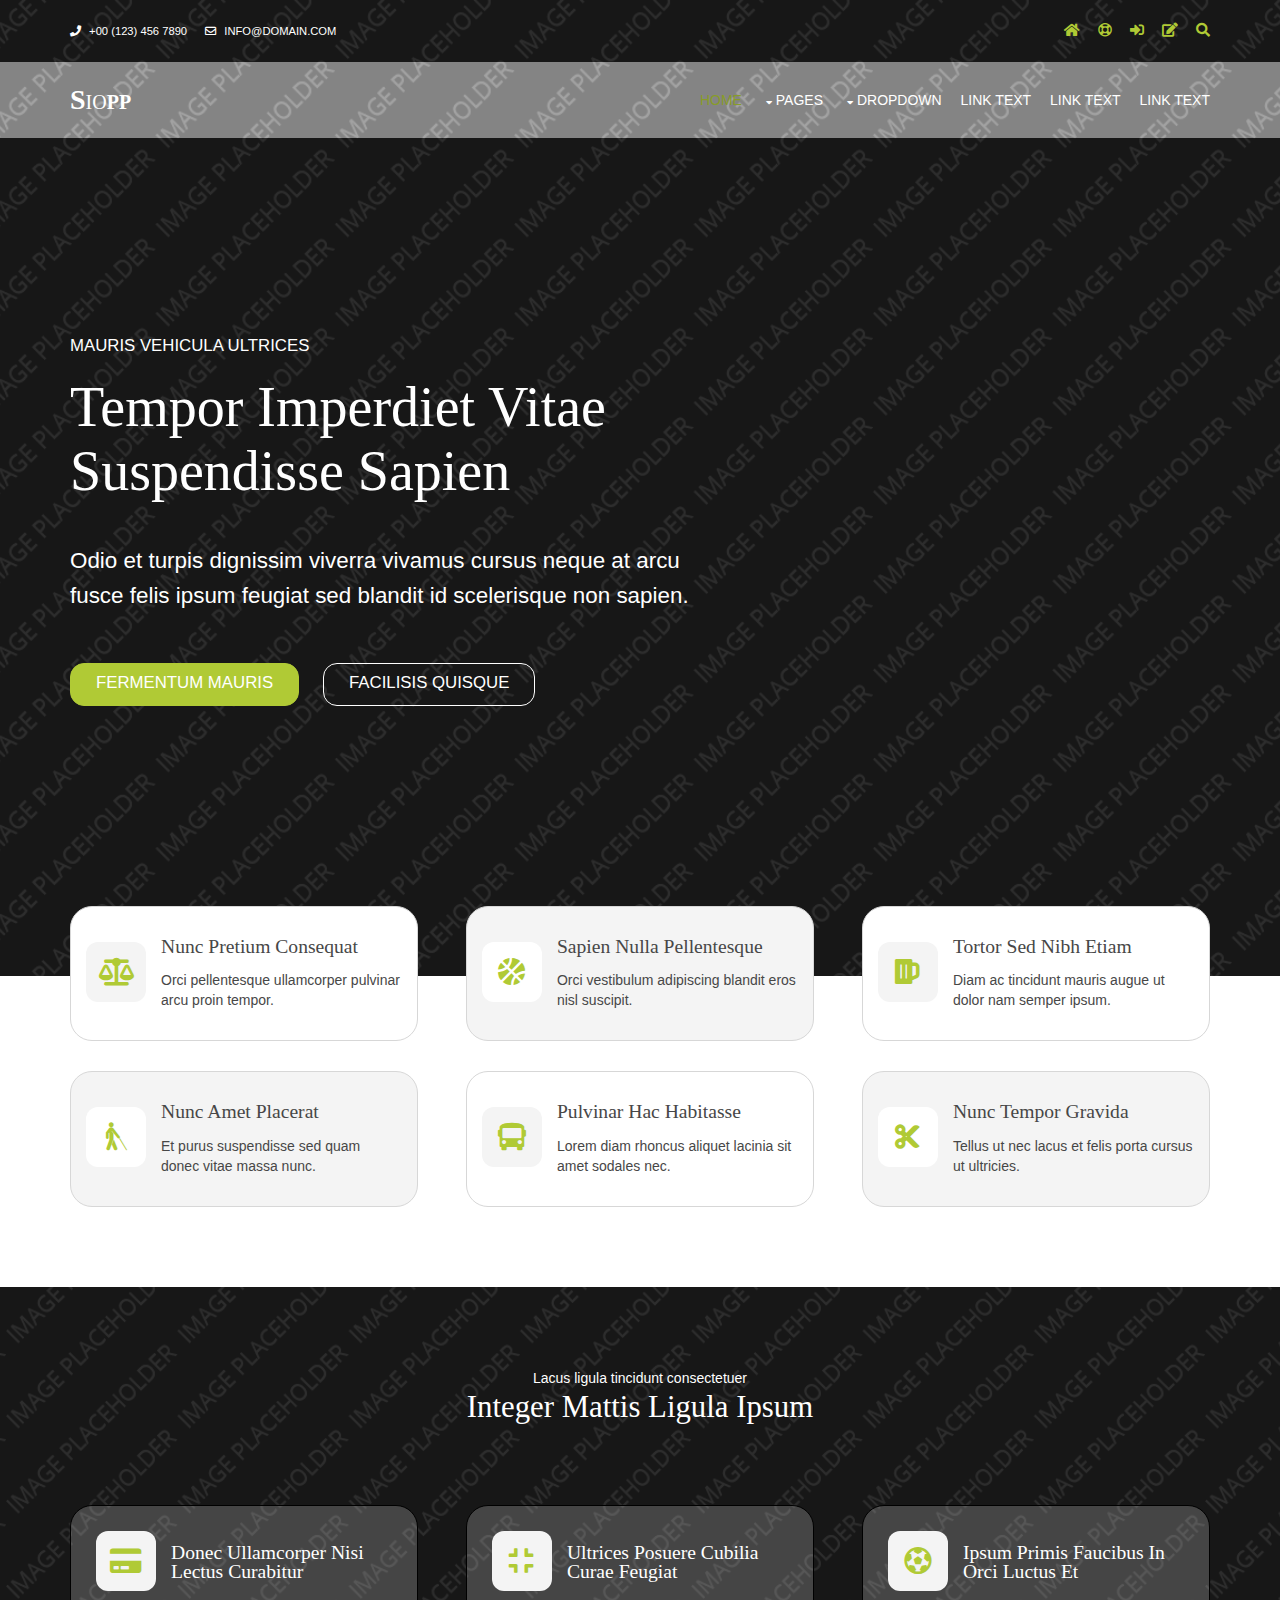
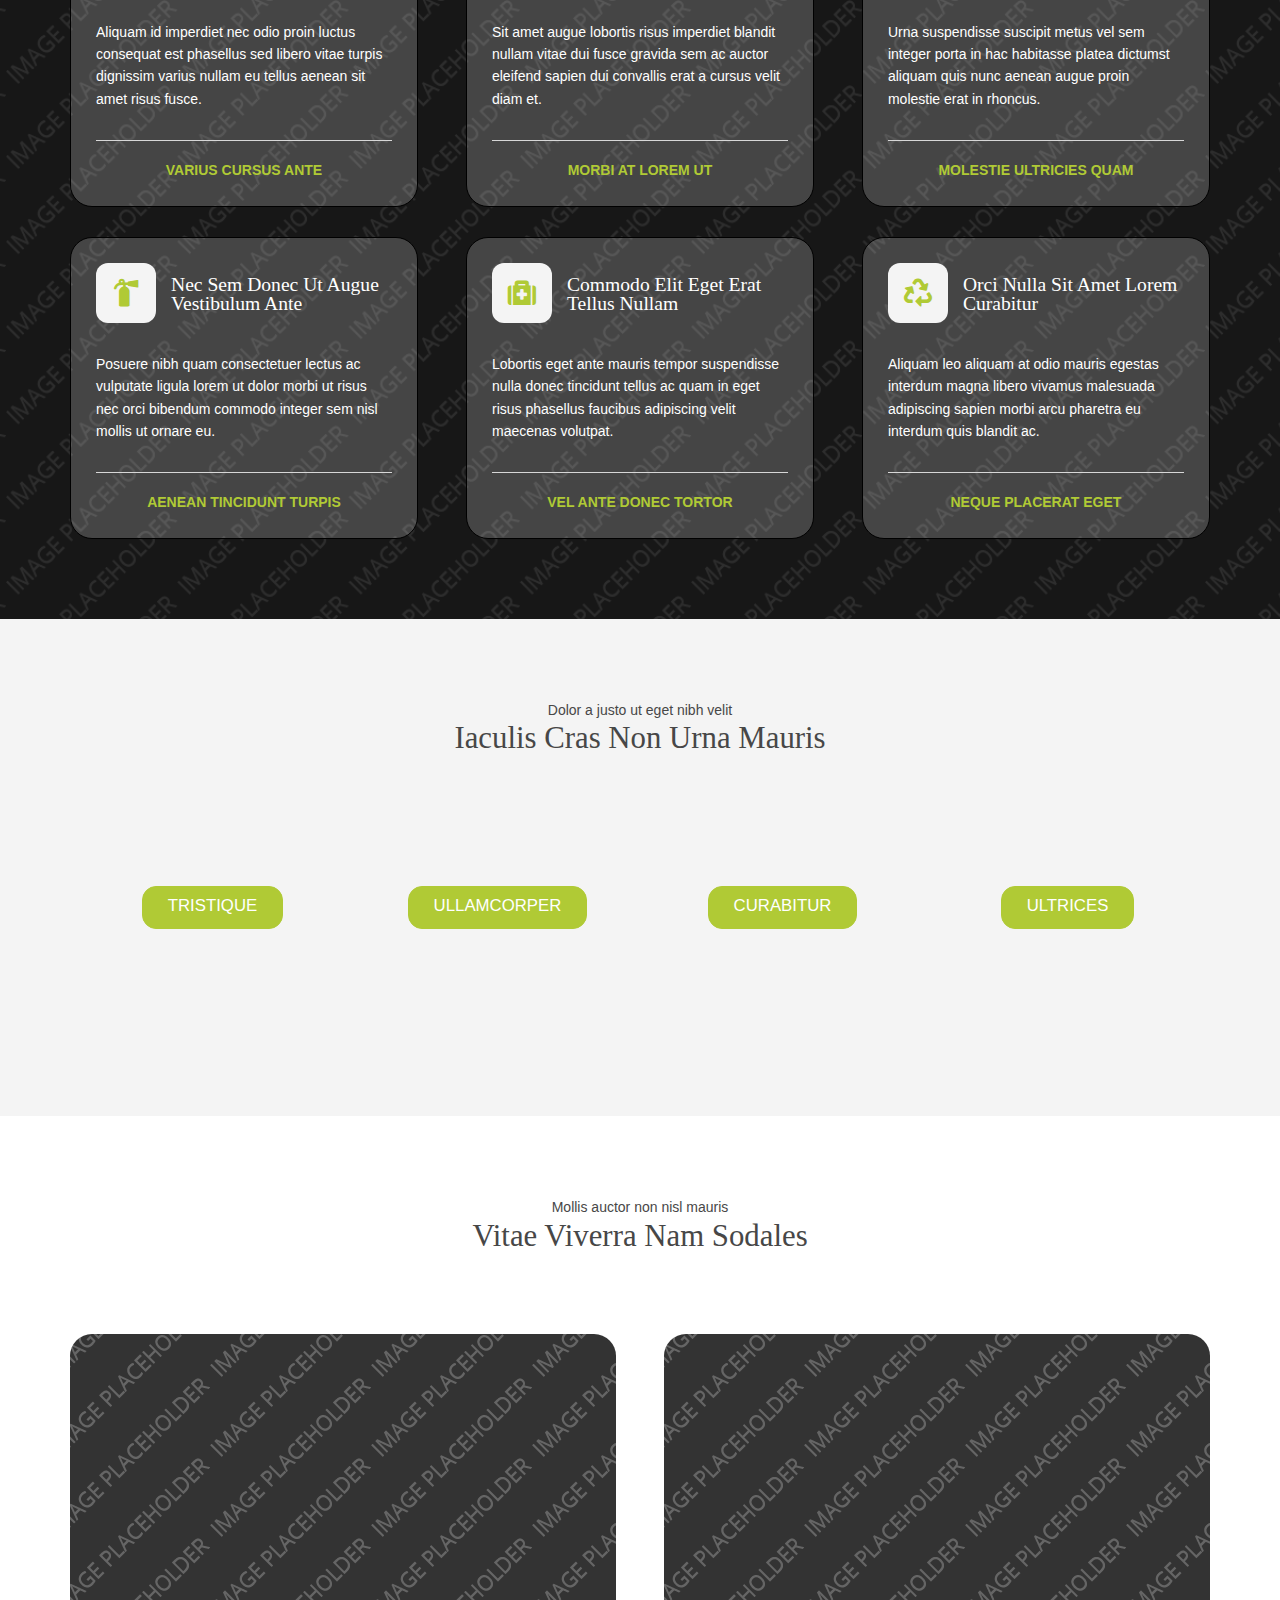
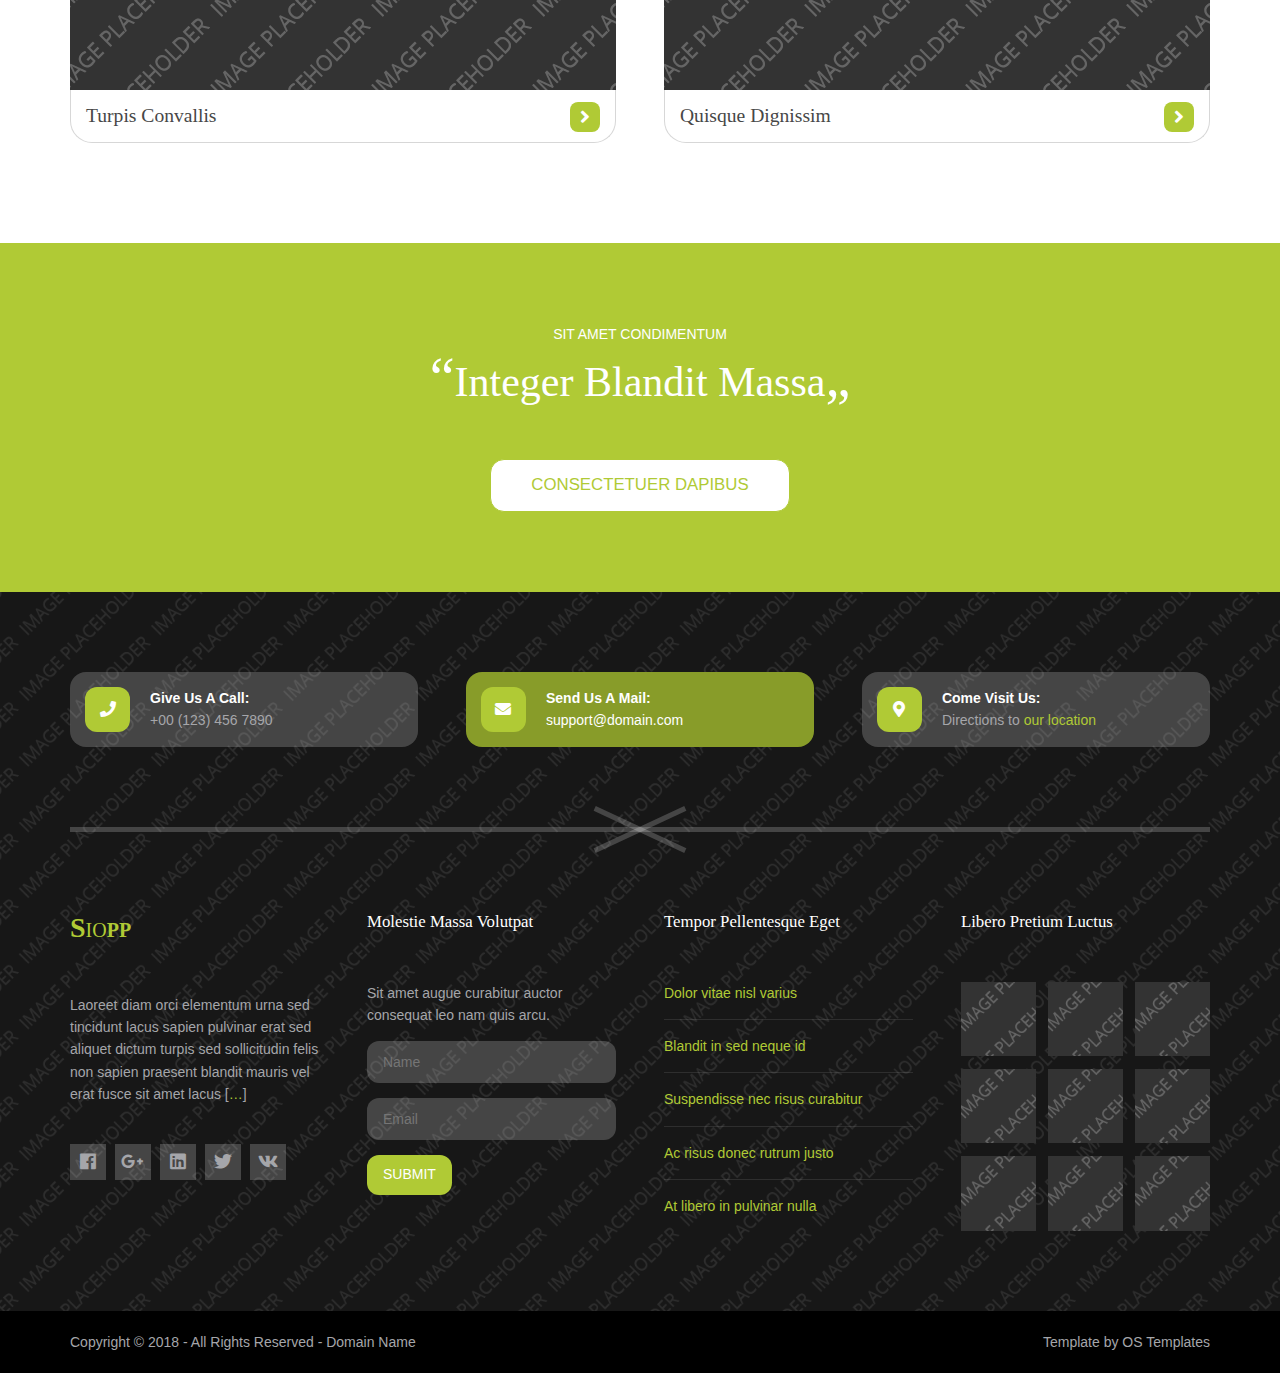
<file: Web Templates/siopp/index.html>
<!DOCTYPE html>
<!--
Template Name: Siopp
Author: <a href="https://www.os-templates.com/">OS Templates</a>
Author URI: https://www.os-templates.com/
Copyright: OS-Templates.com
Licence: Free to use under our free template licence terms
Licence URI: https://www.os-templates.com/template-terms
-->
<html lang="">
<!-- To declare your language - read more here: https://www.w3.org/International/questions/qa-html-language-declarations -->
<head>
<title>Siopp</title>
<meta charset="utf-8">
<meta name="viewport" content="width=device-width, initial-scale=1.0, maximum-scale=1.0, user-scalable=no">
<link href="layout/styles/layout.css" rel="stylesheet" type="text/css" media="all">
</head>
<body id="top">
<!-- ################################################################################################ -->
<!-- ################################################################################################ -->
<!-- ################################################################################################ -->
<!-- Top Background Image Wrapper -->
<div class="bgded" style="background-image:url('images/demo/backgrounds/01.png');"> 
  <!-- ################################################################################################ -->
  <div class="wrapper overlay row0">
    <div id="topbar" class="hoc clear">
      <div class="fl_left"> 
        <!-- ################################################################################################ -->
        <ul class="nospace">
          <li><i class="fas fa-phone rgtspace-5"></i> +00 (123) 456 7890</li>
          <li><i class="far fa-envelope rgtspace-5"></i> info@domain.com</li>
        </ul>
        <!-- ################################################################################################ -->
      </div>
      <div class="fl_right"> 
        <!-- ################################################################################################ -->
        <ul class="nospace">
          <li><a href="index.html"><i class="fas fa-home"></i></a></li>
          <li><a href="#" title="Help Centre"><i class="far fa-life-ring"></i></a></li>
          <li><a href="#" title="Login"><i class="fas fa-sign-in-alt"></i></a></li>
          <li><a href="#" title="Sign Up"><i class="fas fa-edit"></i></a></li>
          <li id="searchform">
            <div>
              <form action="#" method="post">
                <fieldset>
                  <legend>Quick Search:</legend>
                  <input type="text" placeholder="Enter search term&hellip;">
                  <button type="submit"><i class="fas fa-search"></i></button>
                </fieldset>
              </form>
            </div>
          </li>
        </ul>
        <!-- ################################################################################################ -->
      </div>
    </div>
  </div>
  <!-- ################################################################################################ -->
  <!-- ################################################################################################ -->
  <!-- ################################################################################################ -->
  <div class="wrapper row1">
    <header id="header" class="hoc clear">
      <div id="logo" class="fl_left"> 
        <!-- ################################################################################################ -->
        <h1 class="logoname"><a href="index.html">Sio<span>pp</span></a></h1>
        <!-- ################################################################################################ -->
      </div>
      <nav id="mainav" class="fl_right"> 
        <!-- ################################################################################################ -->
        <ul class="clear">
          <li class="active"><a href="index.html">Home</a></li>
          <li><a class="drop" href="#">Pages</a>
            <ul>
              <li><a href="pages/gallery.html">Gallery</a></li>
              <li><a href="pages/full-width.html">Full Width</a></li>
              <li><a href="pages/sidebar-left.html">Sidebar Left</a></li>
              <li><a href="pages/sidebar-right.html">Sidebar Right</a></li>
              <li><a href="pages/basic-grid.html">Basic Grid</a></li>
              <li><a href="pages/font-icons.html">Font Icons</a></li>
            </ul>
          </li>
          <li><a class="drop" href="#">Dropdown</a>
            <ul>
              <li><a href="#">Level 2</a></li>
              <li><a class="drop" href="#">Level 2 + Drop</a>
                <ul>
                  <li><a href="#">Level 3</a></li>
                  <li><a href="#">Level 3</a></li>
                  <li><a href="#">Level 3</a></li>
                </ul>
              </li>
              <li><a href="#">Level 2</a></li>
            </ul>
          </li>
          <li><a href="#">Link Text</a></li>
          <li><a href="#">Link Text</a></li>
          <li><a href="#">Link Text</a></li>
        </ul>
        <!-- ################################################################################################ -->
      </nav>
    </header>
  </div>
  <!-- ################################################################################################ -->
  <!-- ################################################################################################ -->
  <!-- ################################################################################################ -->
  <div class="wrapper overlay">
    <div id="pageintro" class="hoc clear"> 
      <!-- ################################################################################################ -->
      <article>
        <p>Mauris vehicula ultrices</p>
        <h3 class="heading">Tempor imperdiet vitae suspendisse sapien</h3>
        <p>Odio et turpis dignissim viverra vivamus cursus neque at arcu fusce felis ipsum feugiat sed blandit id scelerisque non sapien.</p>
        <footer>
          <ul class="nospace inline pushright">
            <li><a class="btn" href="#">Fermentum mauris</a></li>
            <li><a class="btn inverse" href="#">Facilisis quisque</a></li>
          </ul>
        </footer>
      </article>
      <!-- ################################################################################################ -->
    </div>
  </div>
  <!-- ################################################################################################ -->
</div>
<!-- End Top Background Image Wrapper -->
<!-- ################################################################################################ -->
<!-- ################################################################################################ -->
<!-- ################################################################################################ -->
<div class="wrapper row3">
  <main class="hoc container clear"> 
    <!-- main body -->
    <!-- ################################################################################################ -->
    <section id="introblocks">
      <ul class="nospace group elements elements-three">
        <li class="one_third">
          <article>
            <footer><a href="#"><i class="fas fa-balance-scale"></i></a></footer>
            <h6 class="heading">Nunc pretium consequat</h6>
            <p>Orci pellentesque ullamcorper pulvinar arcu proin tempor.</p>
          </article>
        </li>
        <li class="one_third">
          <article>
            <footer><a href="#"><i class="fas fa-basketball-ball"></i></a></footer>
            <h6 class="heading">Sapien nulla pellentesque</h6>
            <p>Orci vestibulum adipiscing blandit eros nisl suscipit.</p>
          </article>
        </li>
        <li class="one_third">
          <article>
            <footer><a href="#"><i class="fas fa-beer"></i></a></footer>
            <h6 class="heading">Tortor sed nibh etiam</h6>
            <p>Diam ac tincidunt mauris augue ut dolor nam semper ipsum.</p>
          </article>
        </li>
        <li class="one_third">
          <article>
            <footer><a href="#"><i class="fas fa-blind"></i></a></footer>
            <h6 class="heading">Nunc amet placerat</h6>
            <p>Et purus suspendisse sed quam donec vitae massa nunc.</p>
          </article>
        </li>
        <li class="one_third">
          <article>
            <footer><a href="#"><i class="fas fa-bus"></i></a></footer>
            <h6 class="heading">Pulvinar hac habitasse</h6>
            <p>Lorem diam rhoncus aliquet lacinia sit amet sodales nec.</p>
          </article>
        </li>
        <li class="one_third">
          <article>
            <footer><a href="#"><i class="fas fa-cut"></i></a></footer>
            <h6 class="heading">Nunc tempor gravida</h6>
            <p>Tellus ut nec lacus et felis porta cursus ut ultricies.</p>
          </article>
        </li>
      </ul>
    </section>
    <!-- ################################################################################################ -->
    <!-- / main body -->
    <div class="clear"></div>
  </main>
</div>
<!-- ################################################################################################ -->
<!-- ################################################################################################ -->
<!-- ################################################################################################ -->
<div class="bgded overlay" style="background-image:url('images/demo/backgrounds/01.png');">
  <section id="services" class="hoc container clear"> 
    <!-- ################################################################################################ -->
    <div class="sectiontitle">
      <p class="nospace font-xs">Lacus ligula tincidunt consectetuer</p>
      <h6 class="heading font-x2">Integer mattis ligula ipsum</h6>
    </div>
    <ul class="nospace group elements elements-three">
      <li class="one_third">
        <article>
          <div>
            <footer><a href="#"><i class="fas fa-credit-card"></i></a></footer>
            <h6 class="heading">Donec ullamcorper nisi lectus curabitur</h6>
          </div>
          <p>Aliquam id imperdiet nec odio proin luctus consequat est phasellus sed libero vitae turpis dignissim varius nullam eu tellus aenean sit amet risus fusce.</p>
          <p><a href="#">Varius cursus ante</a></p>
        </article>
      </li>
      <li class="one_third">
        <article>
          <div>
            <footer><a href="#"><i class="fas fa-compress"></i></a></footer>
            <h6 class="heading">Ultrices posuere cubilia curae feugiat</h6>
          </div>
          <p>Sit amet augue lobortis risus imperdiet blandit nullam vitae dui fusce gravida sem ac auctor eleifend sapien dui convallis erat a cursus velit diam et.</p>
          <p><a href="#">Morbi at lorem ut</a></p>
        </article>
      </li>
      <li class="one_third">
        <article>
          <div>
            <footer><a href="#"><i class="fas fa-futbol"></i></a></footer>
            <h6 class="heading">Ipsum primis faucibus in orci luctus et</h6>
          </div>
          <p>Urna suspendisse suscipit metus vel sem integer porta in hac habitasse platea dictumst aliquam quis nunc aenean augue proin molestie erat in rhoncus.</p>
          <p><a href="#">Molestie ultricies quam</a></p>
        </article>
      </li>
      <li class="one_third">
        <article>
          <div>
            <footer><a href="#"><i class="fas fa-fire-extinguisher"></i></a></footer>
            <h6 class="heading">Nec sem donec ut augue vestibulum ante</h6>
          </div>
          <p>Posuere nibh quam consectetuer lectus ac vulputate ligula lorem ut dolor morbi ut risus nec orci bibendum commodo integer sem nisl mollis ut ornare eu.</p>
          <p><a href="#">Aenean tincidunt turpis</a></p>
        </article>
      </li>
      <li class="one_third">
        <article>
          <div>
            <footer><a href="#"><i class="fas fa-medkit"></i></a></footer>
            <h6 class="heading">Commodo elit eget erat tellus nullam</h6>
          </div>
          <p>Lobortis eget ante mauris tempor suspendisse nulla donec tincidunt tellus ac quam in eget risus phasellus faucibus adipiscing velit maecenas volutpat.</p>
          <p><a href="#">Vel ante donec tortor</a></p>
        </article>
      </li>
      <li class="one_third">
        <article>
          <div>
            <footer><a href="#"><i class="fas fa-recycle"></i></a></footer>
            <h6 class="heading">Orci nulla sit amet lorem curabitur</h6>
          </div>
          <p>Aliquam leo aliquam at odio mauris egestas interdum magna libero vivamus malesuada adipiscing sapien morbi arcu pharetra eu interdum quis blandit ac.</p>
          <p><a href="#">Neque placerat eget</a></p>
        </article>
      </li>
    </ul>
    <!-- ################################################################################################ -->
  </section>
</div>
<!-- ################################################################################################ -->
<!-- ################################################################################################ -->
<!-- ################################################################################################ -->
<div class="wrapper row2">
  <section class="hoc container clear"> 
    <!-- ################################################################################################ -->
    <div class="sectiontitle">
      <p class="nospace font-xs">Dolor a justo ut eget nibh velit</p>
      <h6 class="heading font-x2">Iaculis cras non urna mauris</h6>
    </div>
    <ul class="pr-charts nospace group center">
      <li class="pr-chart-ctrl" data-animate="false">
        <div class="pr-chart" data-percent="25"><i></i></div>
        <p><a class="btn" href="#">Tristique</a></p>
      </li>
      <li class="pr-chart-ctrl" data-animate="false">
        <div class="pr-chart" data-percent="50"><i></i></div>
        <p><a class="btn" href="#">Ullamcorper</a></p>
      </li>
      <li class="pr-chart-ctrl" data-animate="false">
        <div class="pr-chart" data-percent="75"><i></i></div>
        <p><a class="btn" href="#">Curabitur</a></p>
      </li>
      <li class="pr-chart-ctrl" data-animate="false">
        <div class="pr-chart" data-percent="100"><i></i></div>
        <p><a class="btn" href="#">Ultrices</a></p>
      </li>
    </ul>
    <!-- ################################################################################################ -->
  </section>
</div>
<!-- ################################################################################################ -->
<!-- ################################################################################################ -->
<!-- ################################################################################################ -->
<div class="wrapper row3">
  <section class="hoc container clear shout"> 
    <!-- ################################################################################################ -->
    <div class="sectiontitle">
      <p class="nospace font-xs">Mollis auctor  non nisl mauris</p>
      <h6 class="heading font-x2">Vitae viverra nam sodales</h6>
    </div>
    <figure class="one_half first"><img src="images/demo/546x356.png" alt="">
      <figcaption class="heading"><a href="#">Turpis convallis</a></figcaption>
    </figure>
    <figure class="one_half"><img src="images/demo/546x356.png" alt="">
      <figcaption class="heading"><a href="#">Quisque dignissim</a></figcaption>
    </figure>
    <!-- ################################################################################################ -->
  </section>
</div>
<!-- ################################################################################################ -->
<!-- ################################################################################################ -->
<!-- ################################################################################################ -->
<div class="wrapper coloured">
  <article id="cta" class="hoc container clear"> 
    <!-- ################################################################################################ -->
    <p>Sit amet condimentum</p>
    <h6 class="heading"><span>&ldquo;</span>Integer blandit massa<span>&bdquo;</span></h6>
    <footer><a class="btn" href="#">Consectetuer dapibus</a></footer>
    <!-- ################################################################################################ -->
  </article>
</div>
<!-- ################################################################################################ -->
<!-- ################################################################################################ -->
<!-- ################################################################################################ -->
<div class="bgded overlay row4" style="background-image:url('images/demo/backgrounds/01.png');">
  <footer id="footer" class="hoc clear"> 
    <!-- ################################################################################################ -->
    <figure id="ctdetails">
      <ul class="nospace group">
        <li class="one_third first">
          <div class="clear"><a href="#"><i class="fas fa-phone"></i></a> <span><strong>Give us a call:</strong> +00 (123) 456 7890</span></div>
        </li>
        <li class="one_third">
          <div class="clear"><a href="#"><i class="fas fa-envelope"></i></a> <span><strong>Send us a mail:</strong> support@domain.com</span></div>
        </li>
        <li class="one_third">
          <div class="clear"><a href="#"><i class="fas fa-map-marker-alt"></i></a> <span><strong>Come visit us:</strong> Directions to <a href="#">our location</a></span></div>
        </li>
      </ul>
    </figure>
    <!-- ################################################################################################ -->
    <div class="one_quarter first">
      <h1 class="logoname"><a href="index.html">Sio<span>pp</span></a></h1>
      <p>Laoreet diam orci elementum urna sed tincidunt lacus sapien pulvinar erat sed aliquet dictum turpis sed sollicitudin felis non sapien praesent blandit mauris vel erat fusce sit amet lacus [<a href="#">&hellip;</a>]</p>
      <ul class="faico clear">
        <li><a class="faicon-facebook" href="#"><i class="fab fa-facebook"></i></a></li>
        <li><a class="faicon-google-plus" href="#"><i class="fab fa-google-plus-g"></i></a></li>
        <li><a class="faicon-linkedin" href="#"><i class="fab fa-linkedin"></i></a></li>
        <li><a class="faicon-twitter" href="#"><i class="fab fa-twitter"></i></a></li>
        <li><a class="faicon-vk" href="#"><i class="fab fa-vk"></i></a></li>
      </ul>
    </div>
    <div class="one_quarter">
      <h6 class="heading">Molestie massa volutpat</h6>
      <p class="nospace btmspace-15">Sit amet augue curabitur auctor consequat leo nam quis arcu.</p>
      <form action="#" method="post">
        <fieldset>
          <legend>Newsletter:</legend>
          <input class="btmspace-15" type="text" value="" placeholder="Name">
          <input class="btmspace-15" type="text" value="" placeholder="Email">
          <button class="btn" type="submit" value="submit">Submit</button>
        </fieldset>
      </form>
    </div>
    <div class="one_quarter">
      <h6 class="heading">Tempor pellentesque eget</h6>
      <ul class="nospace linklist">
        <li><a href="#">Dolor vitae nisl varius</a></li>
        <li><a href="#">Blandit in sed neque id</a></li>
        <li><a href="#">Suspendisse nec risus curabitur</a></li>
        <li><a href="#">Ac risus donec rutrum justo</a></li>
        <li><a href="#">At libero in pulvinar nulla</a></li>
      </ul>
    </div>
    <div class="one_quarter">
      <h6 class="heading">Libero pretium luctus</h6>
      <ul class="nospace clear latestimg">
        <li><a class="imgover" href="#"><img src="images/demo/100x100.png" alt=""></a></li>
        <li><a class="imgover" href="#"><img src="images/demo/100x100.png" alt=""></a></li>
        <li><a class="imgover" href="#"><img src="images/demo/100x100.png" alt=""></a></li>
        <li><a class="imgover" href="#"><img src="images/demo/100x100.png" alt=""></a></li>
        <li><a class="imgover" href="#"><img src="images/demo/100x100.png" alt=""></a></li>
        <li><a class="imgover" href="#"><img src="images/demo/100x100.png" alt=""></a></li>
        <li><a class="imgover" href="#"><img src="images/demo/100x100.png" alt=""></a></li>
        <li><a class="imgover" href="#"><img src="images/demo/100x100.png" alt=""></a></li>
        <li><a class="imgover" href="#"><img src="images/demo/100x100.png" alt=""></a></li>
      </ul>
    </div>
    <!-- ################################################################################################ -->
  </footer>
</div>
<!-- ################################################################################################ -->
<!-- ################################################################################################ -->
<!-- ################################################################################################ -->
<div class="wrapper row5">
  <div id="copyright" class="hoc clear"> 
    <!-- ################################################################################################ -->
    <p class="fl_left">Copyright &copy; 2018 - All Rights Reserved - <a href="#">Domain Name</a></p>
    <p class="fl_right">Template by <a target="_blank" href="https://www.os-templates.com/" title="Free Website Templates">OS Templates</a></p>
    <!-- ################################################################################################ -->
  </div>
</div>
<!-- ################################################################################################ -->
<!-- ################################################################################################ -->
<!-- ################################################################################################ -->
<a id="backtotop" href="#top"><i class="fas fa-chevron-up"></i></a>
<!-- JAVASCRIPTS -->
<script src="layout/scripts/jquery.min.js"></script>
<script src="layout/scripts/jquery.backtotop.js"></script>
<script src="layout/scripts/jquery.mobilemenu.js"></script>
<!-- Homepage specific -->
<script src="layout/scripts/jquery.easypiechart.min.js"></script>
<!-- / Homepage specific -->
</body>
</html>
</file>
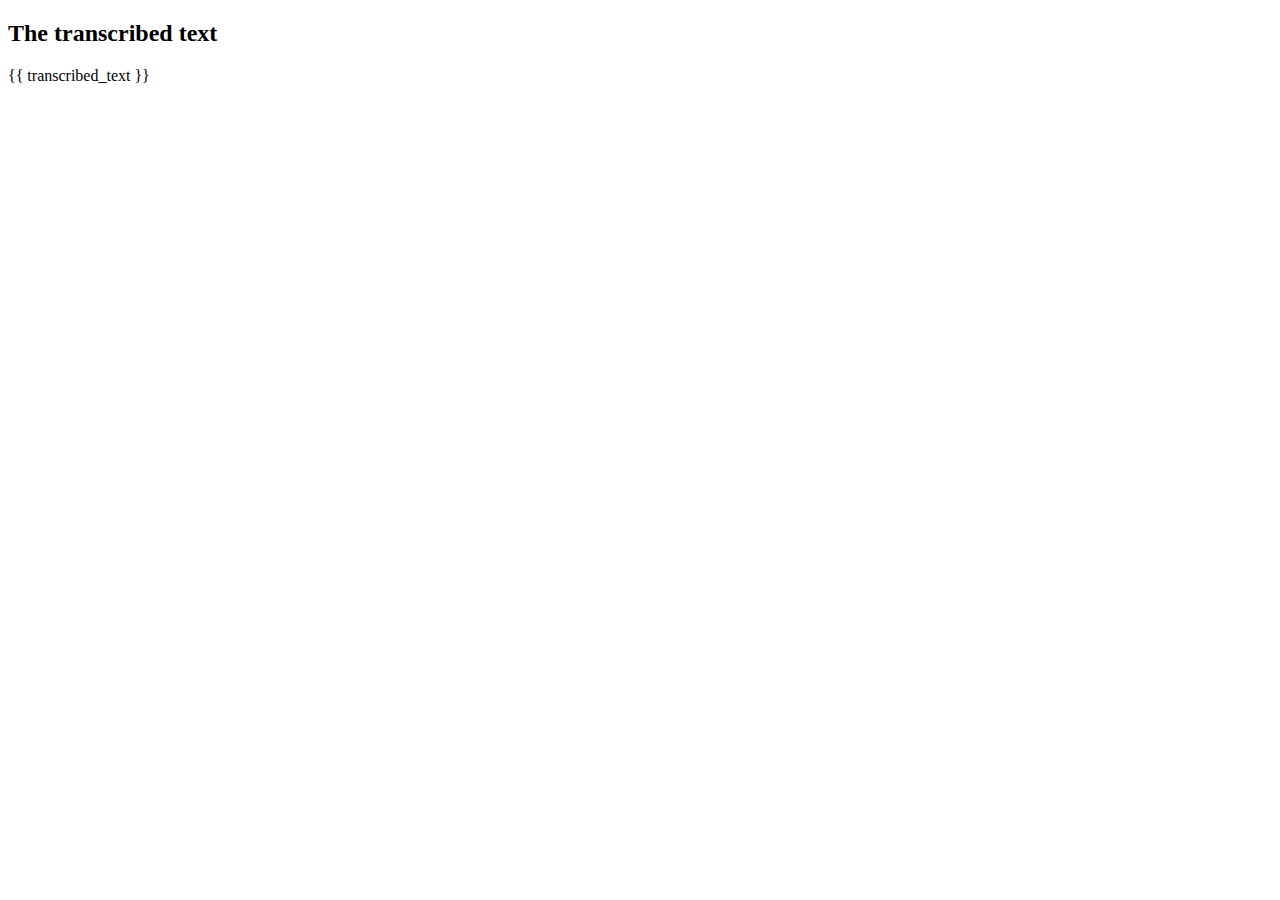
<file: templates/output.html>
<!doctype html>
<html lang="en">
  <head>
    <!-- Required meta tags -->
    <meta charset="utf-8">
    <meta name="viewport" content="width=device-width, initial-scale=1">
	
	<title>Output - Speech to text</title>
  </head>
  
  <body>
	<h2>The transcribed text</h2>
	
	{{ transcribed_text }}
	
  </body>
</html>
</file>
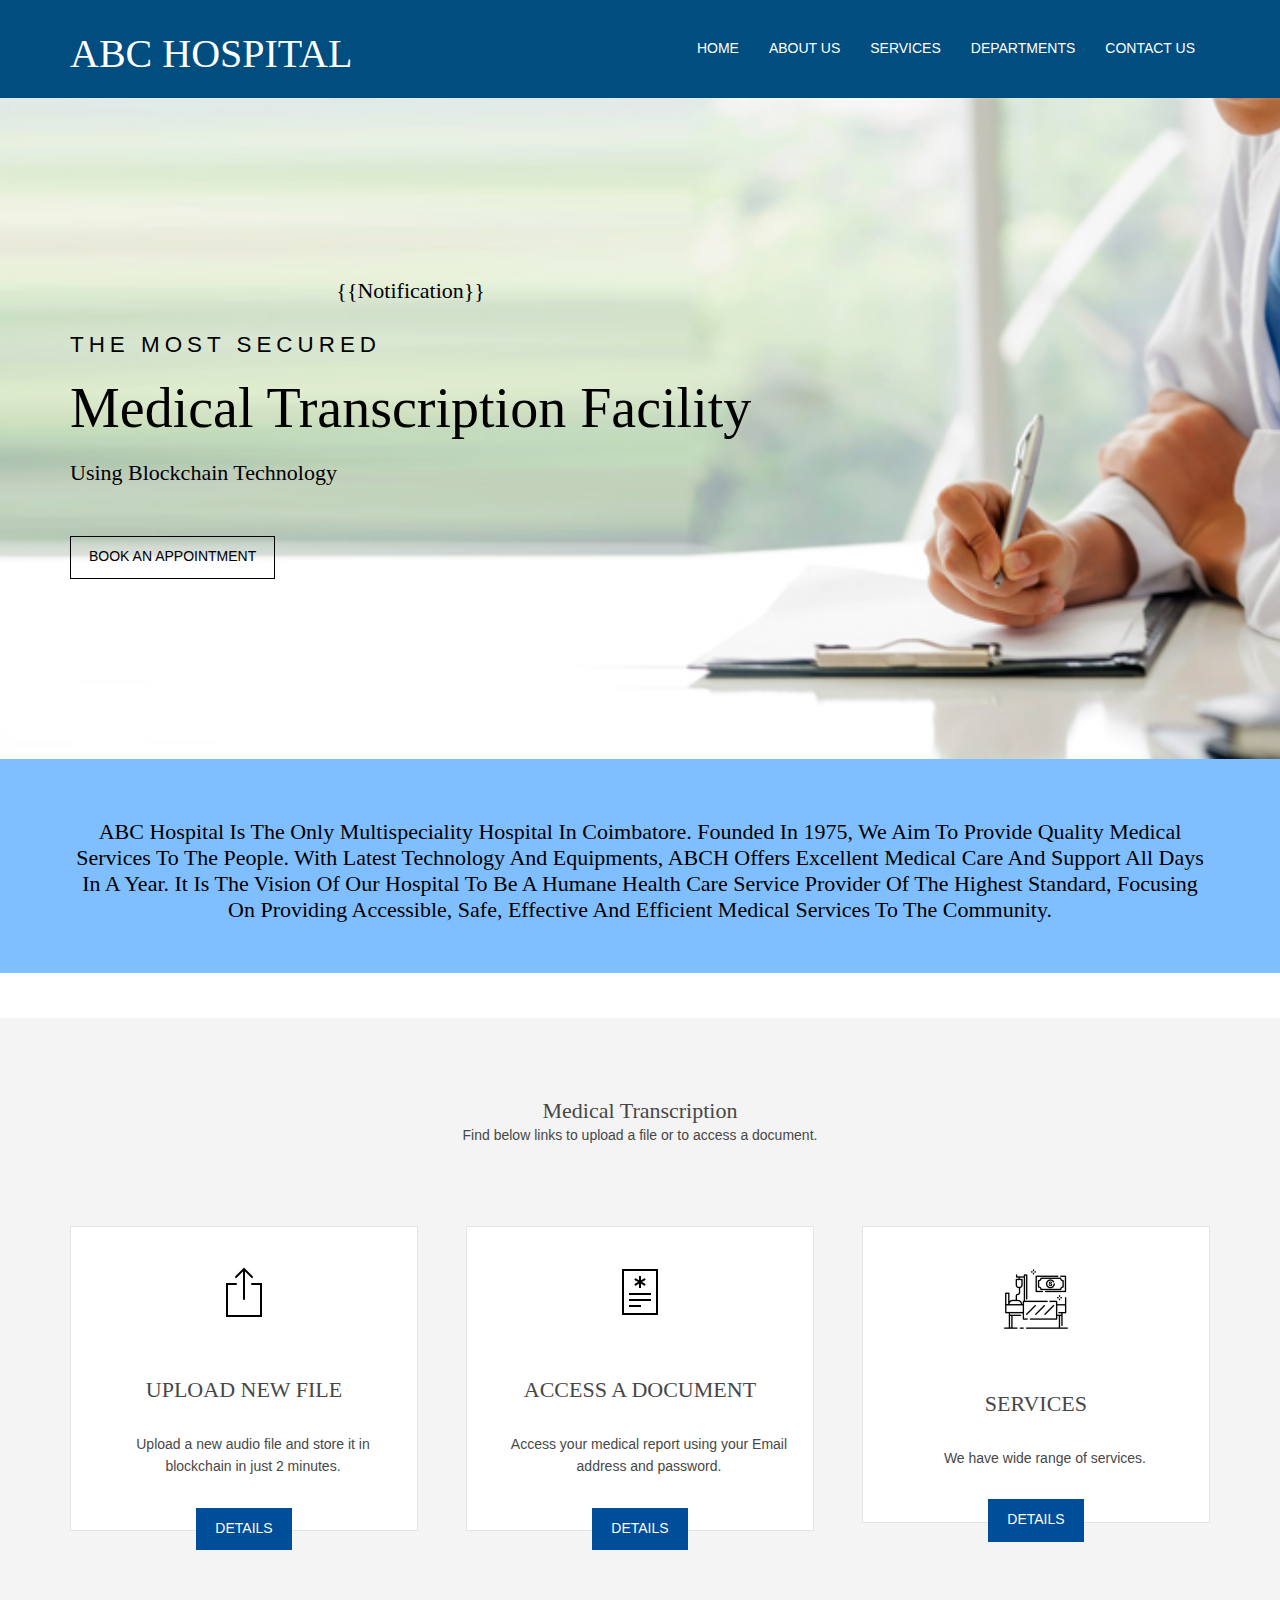
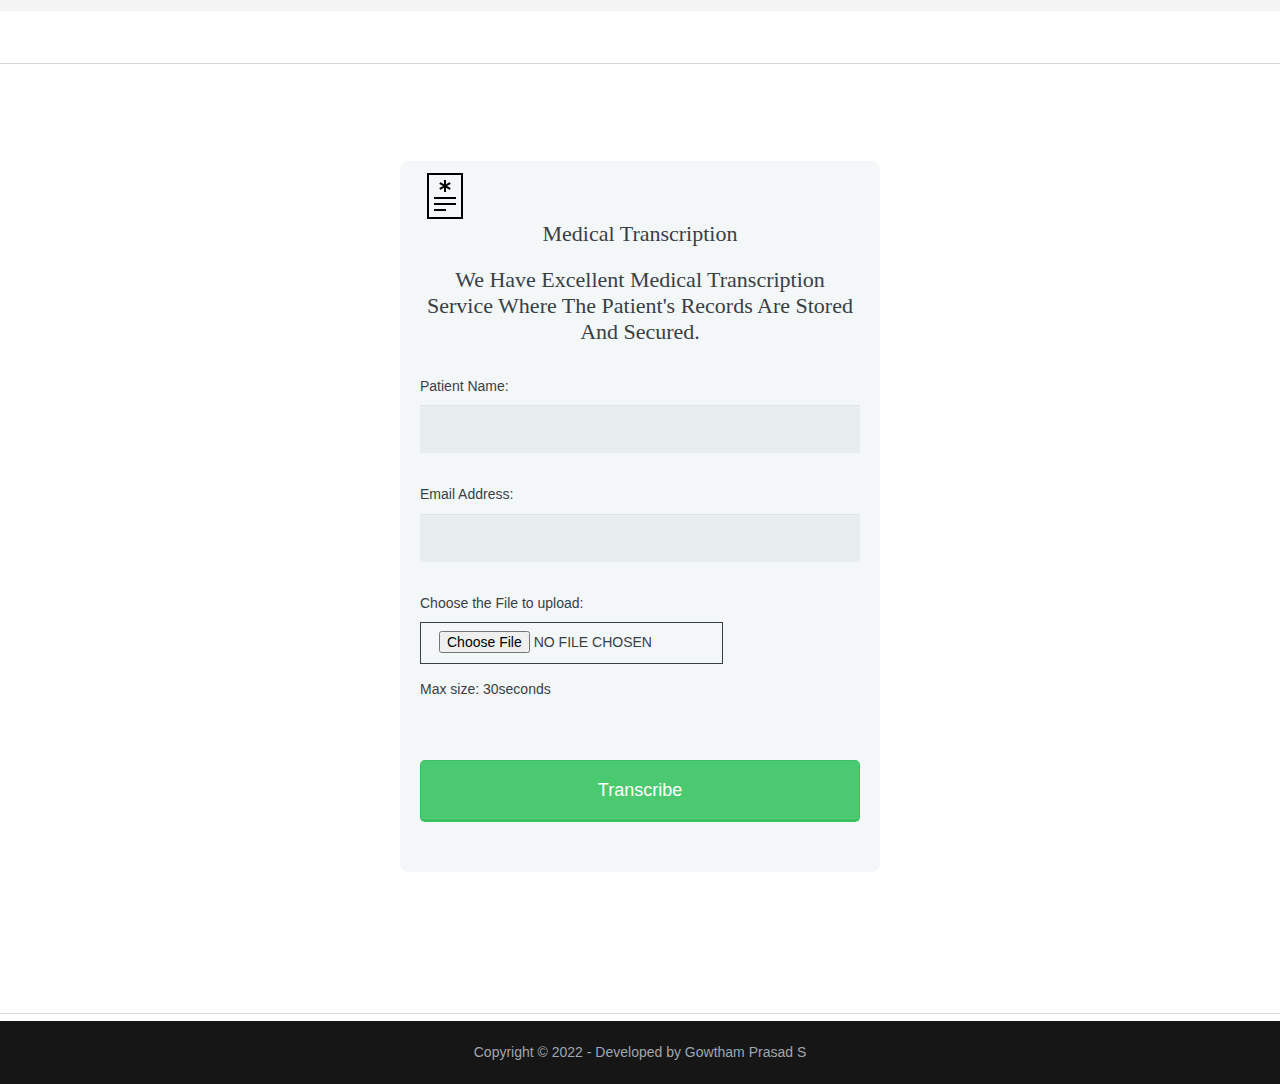
<file: templates/sample.html>
<!-- MEDICAL TRANSCRIPTION PAGE -->
<!DOCTYPE html>

<html lang="">
<head>
<title>Medical Transcription</title>
<meta charset="utf-8">
<meta name="viewport" content="width=device-width, initial-scale=1.0, maximum-scale=1.0, user-scalable=no">
<!-- CSS only -->
<link href="https://cdn.jsdelivr.net/npm/bootstrap@5.1.3/dist/css/bootstrap.min.css" rel="stylesheet" integrity="sha384-1BmE4kWBq78iYhFldvKuhfTAU6auU8tT94WrHftjDbrCEXSU1oBoqyl2QvZ6jIW3" crossorigin="anonymous">
<!-- JavaScript Bundle with Popper -->
<script src="https://cdn.jsdelivr.net/npm/bootstrap@5.1.3/dist/js/bootstrap.bundle.min.js" integrity="sha384-ka7Sk0Gln4gmtz2MlQnikT1wXgYsOg+OMhuP+IlRH9sENBO0LRn5q+8nbTov4+1p" crossorigin="anonymous"></script>
<!-- Main CSS File -->
<link href="../static/layout/styles/layout.css" rel="stylesheet" type="text/css" media="all">

<style>
*, *:before, *:after {
  -moz-box-sizing: border-box;
  -webkit-box-sizing: border-box;
  box-sizing: border-box;
}

body {
  font-family: 'Nunito', sans-serif;
  color: #384047;
}

form {
  max-width: 900px;
  margin: 10px auto;
  padding: 10px 20px;
  background: #f4f7f8;
  border-radius: 8px;
}

h1 {
  margin: 0 0 30px 0;
  text-align: center;
}

input[type="text"],
input[type="password"],
input[type="date"],
input[type="datetime"],
input[type="email"],
input[type="number"],
input[type="search"],
input[type="tel"],
input[type="time"],
input[type="url"],
textarea,
select {
  background: rgba(255,255,255,0.1);
  border: none;
  font-size: 16px;
  height: auto;
  margin: 0;
  outline: 0;
  padding: 15px;
  width: 100%;
  background-color: #e8eeef;
  color: #8a97a0;
  box-shadow: 0 1px 0 rgba(0,0,0,0.03) inset;
  margin-bottom: 30px;
}

input[type="radio"],
input[type="checkbox"] {
  margin: 0 4px 8px 0;
}

select {
  padding: 6px;
  height: 32px;
  border-radius: 2px;
}

button {
  padding: 19px 39px 18px 39px;
  color: #FFF;
  background-color: #4bc970;
  font-size: 18px;
  text-align: center;
  font-style: normal;
  border-radius: 5px;
  width: 100%;
  border: 1px solid #3ac162;
  border-width: 1px 1px 3px;
  box-shadow: 0 -1px 0 rgba(255,255,255,0.1) inset;
  margin-bottom: 10px;
}

fieldset {
  margin-bottom: 30px;
  border: none;
}

legend {
  font-size: 1.4em;
  margin-bottom: 10px;
}

label {
  display: block;
  margin-bottom: 8px;
}

label.light {
  font-weight: 300;
  display: inline;
}

.number {
  background-color: #5fcf80;
  color: #fff;
  height: 30px;
  width: 30px;
  display: inline-block;
  font-size: 0.8em;
  margin-right: 4px;
  line-height: 30px;
  text-align: center;
  text-shadow: 0 1px 0 rgba(255,255,255,0.2);
  border-radius: 100%;
}

@media screen and (min-width: 480px) {
  form {
    max-width: 480px;
  }
}

</style>
</head>

<body id="top">

<!-- NAVBAR -->
<div class="wrapper row1" style="background-color: #004d80">
  <header id="header" class="hoc clear" style="background-color: #004d80">
    <div id="logo" class="fl_left"> 
      <h1><a href="/">ABC Hospital</a></h1>
    </div>
    <nav id="mainav" class="fl_right" style="background-color: #004d80"> 
      <ul class="clear">
        <li><a href="/" style="background-color: #004d80">Home</a></li>
        <li><a href="/#aboutus" style="background-color: #004d80">About Us</a></li>
        <li><a href="/#services" style="background-color: #004d80">Services</a></li>
        <li><a href="/#departments" style="background-color: #004d80">Departments</a></li>
        <li><a href="/#contactus" style="background-color: #004d80">Contact Us</a></li>
      </ul>
    </nav>
  </header>
</div>
<!-- NAVBAR -->

<!-- HEADER BANNER -->
<div class="wrapper bgded" style="background-image:url('../static/images/demo/med-transcript-2.jpg');">
  <div id="pageintro" class="hoc clear"> 
    <article style="color: black;">
      <h1><span class="badge bg-secondary">{{notification}}</span></h1>
      <p>The Most Secured</p>
      <h3 class="heading">Medical Transcription Facility</h3>
      <h4>Using Blockchain Technology</h4>
      <footer>
        <ul class="nospace inline pushright">
          <li><a class="btn inverse" href="#">Book an appointment</a></li>
        </ul>
      </footer>
    </article>
  </div>
</div>
<!-- HEADER BANNER -->

<!-- ABBOUT US BANNER -->
<div class="wrapper coloured">
  <article class="hoc cta clear"> 
    <h6 style="text-align: center; color: black">ABC Hospital is the only Multispeciality hospital in Coimbatore. Founded in 1975, we aim to provide quality medical services to the people. With latest technology and equipments, ABCH offers excellent medical care and support all days in a year. It is the vision of our hospital to be a humane health care service provider of the highest standard, focusing on providing accessible, safe, effective and efficient medical services to the Community.</h6>
  </article>
</div>
<br><br>
<!-- ABBOUT US BANNER -->


<!-- MEDICAL TRANSCRIPTION SERVICES -->
<div class="wrapper row2" id="services">
  <section class="hoc container clear">

    <div class="sectiontitle">
      <h6 class="heading">Medical Transcription</h6>
      <p>Find below links to upload a file or to access a document.</p>
    </div>

    <ul class="nospace group prices">
      <li class="one_third">
        <article><i><img src="../static/images/demo/icons8-upload-50.png"></i>
          <h6 class="heading">Upload New File</h6>
          <p>Upload a new audio file and store it in blockchain in just 2 minutes.</p>
          <footer><a class="btn" href="#newfile">Details</a></footer>
        </article>
      </li>
      <li class="one_third">
        <article><i><img src="../static/images/demo/transcription.png"></i>
          <h6 class="heading">Access a Document</h6>
          <p>Access your medical report using your Email address and password.</p>
		  <footer><a class="btn" href="/read">Details</a></footer>
        </article>
      </li>
      <li class="one_third">
        <article><i><img src="../static/images/demo/icu.png"></i>
          <h6 class="heading">Services</h6>
          <p>We have wide range of services.</p>
          <footer><a class="btn" href="/">Details</a></footer>
        </article>
      </li>
    </ul>

  </section>
</div>
<!-- MEDICAL TRANSCRIPTION SERVICES -->

<br><br><hr>
	
<!-- UPLOAD NEW FILE -->
<div class="row" id="newfile">
  <section class="hoc container clear">

    <div class="col-md-12">
      <form action="/transcribe" method="POST" enctype="multipart/form-data">
	      <i><img src="../static/images/demo/transcription.png"></i>
        <h1 class="heading"> Medical Transcription </h1>
		    <h1>We have excellent medical transcription service where the patient's records are stored and secured.</h1>
        <fieldset>
          <label for="name">Patient Name:</label>
          <input type="text" id="name" name="name">
          <label for="name">Email Address:</label>
          <input type="text" id="email" name="email">
          <label> Choose the File to upload: </label>
		      <input type="file" name="file" id="myFile" class="btn inverse"/> <p>Max size: 30seconds</p>  <br /><br />
          <button type="submit">Transcribe</button>
        </fieldset>
      </form>
    </div>

	</section>
</div>
<!-- UPLOAD NEW FILE -->      

<br><br><hr>

<!-- FOOTER -->
<!-- <div class="wrapper row4">
  <footer id="footer" class="hoc clear"> 

    <div class="one_quarter first">
      <h6 class="heading">About Us</h6>
      <p>ABC Hospital is the only Multispeciality hospital in Coimbatore. Founded in 1975...</p>
      <p class="btmspace-30">With latest technology and equipments, ABCH offers excellent medical care... [<a href="#"><i class="fas fa-arrow-right"></i></a>]</p>
      <p>Follow Us On...</p>
      <ul class="faico clear">
        <li><a class="faicon-facebook" href="https://www.facebook.com/"><i class="fab fa-facebook"></i></a></li>
        <li><a class="faicon-linkedin" href="https://www.linkedin.com/"><i class="fab fa-linkedin"></i></a></li>
        <li><a class="faicon-twitter" href="https://www.twitter.com"><i class="fab fa-twitter"></i></a></li>
      </ul>
    </div>

    <div class="one_quarter">
      <h6 class="heading">Read from our blog</h6>
      <ul class="nospace linklist">
        <li>
          <article>
            <p class="nospace btmspace-10"><a href="https://www.webmd.com/vaccines/covid-19-vaccine/news/20220523/pfizer-says-covid-vaccine-response-strong-in-young-children">Pfizer says Covid vaccine response strong in young children&hellip;</a></p>
          </article>
        </li>
        <li>
          <article>
            <p class="nospace btmspace-10"><a href="https://www.webmd.com/a-to-z-guides/news/20220524/us-releasing-monkeypox-vaccine-national-stockpile">USA relseasing monkeypox vaccine - National Stockpile&hellip;</a></p>
          </article>
        </li>
        <li>
          <article>
            <p class="nospace btmspace-10"><a href="https://www.webmd.com/alzheimers/story/centerpiece-alzheimers-memory">Will we ever see an end to Alzheimer's?&hellip;</a></p>
          </article>
        </li>
      </ul>
    </div>

    <div class="one_quarter">
      <h6 class="heading">Quick Links</h6>
      <ul class="nospace linklist">
        <li><a href="/">Home</a></li>
        <li><a href="/medtran">Medical Transcription</a></li>
        <li><a href="/#services">Services</a></li>
        <li><a href="/#departments">Departments</a></li>
        <li><a href="/#contactus">Contact Us</a></li>
      </ul>
    </div>

    <div class="one_quarter">
      <h6 class="heading">Any Queries</h6>
      <p class="nospace btmspace-15">Mail us and we will get back to you!</p>
      <form method="post" action="#">
        <fieldset>
          <legend>Queries:</legend>
          <input class="btmspace-15" type="text" value="" placeholder="Name">
          <input class="btmspace-15" type="text" value="" placeholder="Email">
          <button type="submit" value="submit">Submit</button>
        </fieldset>
      </form>
    </div>

  </footer>
</div>  -->

<div class="wrapper row5">
  <div id="copyright" class="hoc clear"> 
    <p style="text-align: center;">Copyright &copy; 2022 - Developed by Gowtham Prasad S</p>
  </div>
</div>
<!-- FOOTER -->

</body>
</html>
<!-- MEDICAL TRANSCRIPTION PAGE -->
</file>
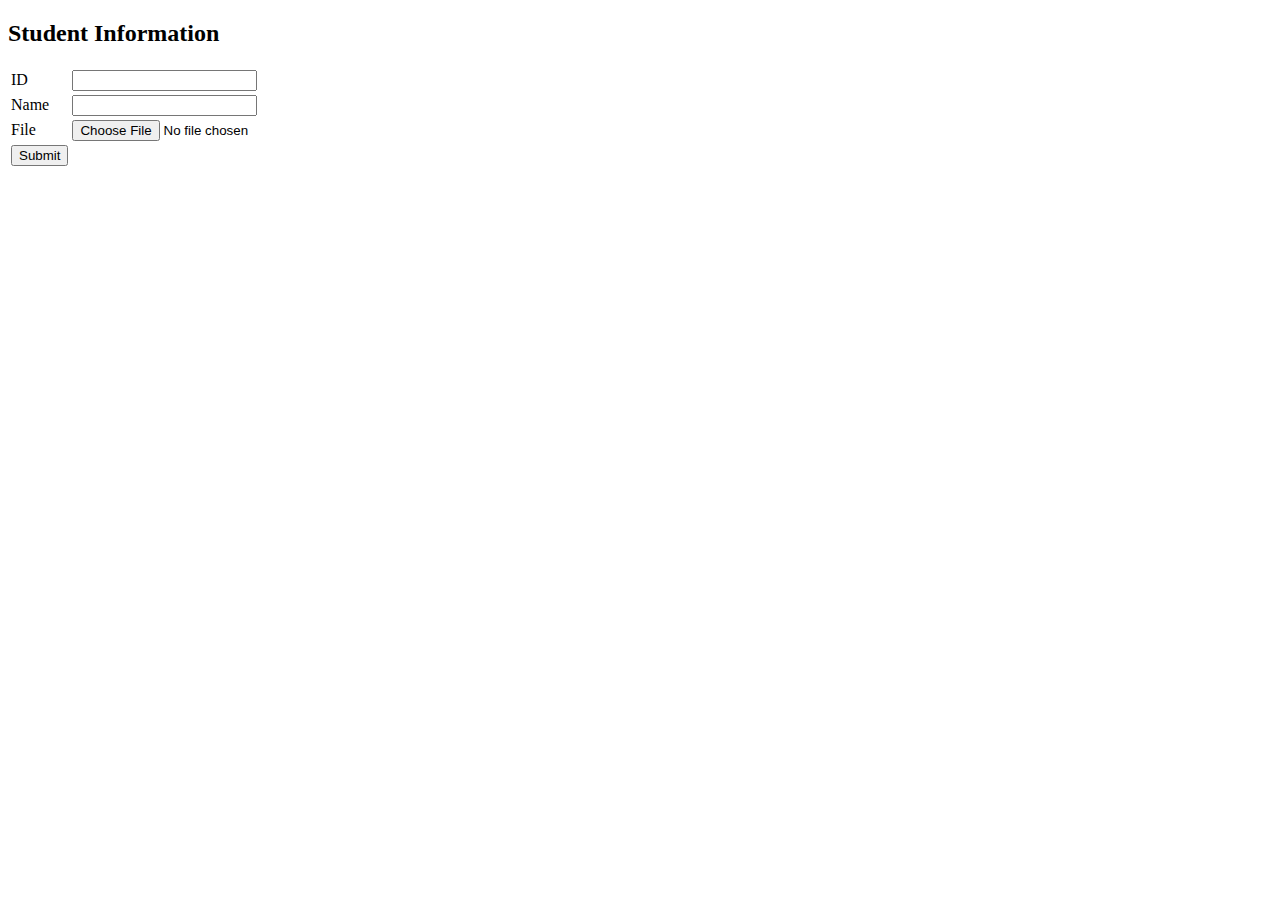
<file: sample/templates/add.html>
<!DOCTYPE html>  
 <html>  
 <head>  
 <title>Add Student</title>  
 </head>  
 <body>  
  <h2>Student Information</h2>   
 <form action = "/savedetails" method="POST" enctype="multipart/form-data">   
 <table>  
 <tr><td>ID</td><td><input type="text" name="id"></td></tr>  
 <tr><td>Name</td><td><input type="name" name="name"></td></tr>  
 <tr><td>File</td><td><input type="file" name="file"></td></tr>  
 <tr><td><input type="submit" value="Submit"></td></tr>  
 </table>  
 </form>  
 </body>  
 </html>
</file>
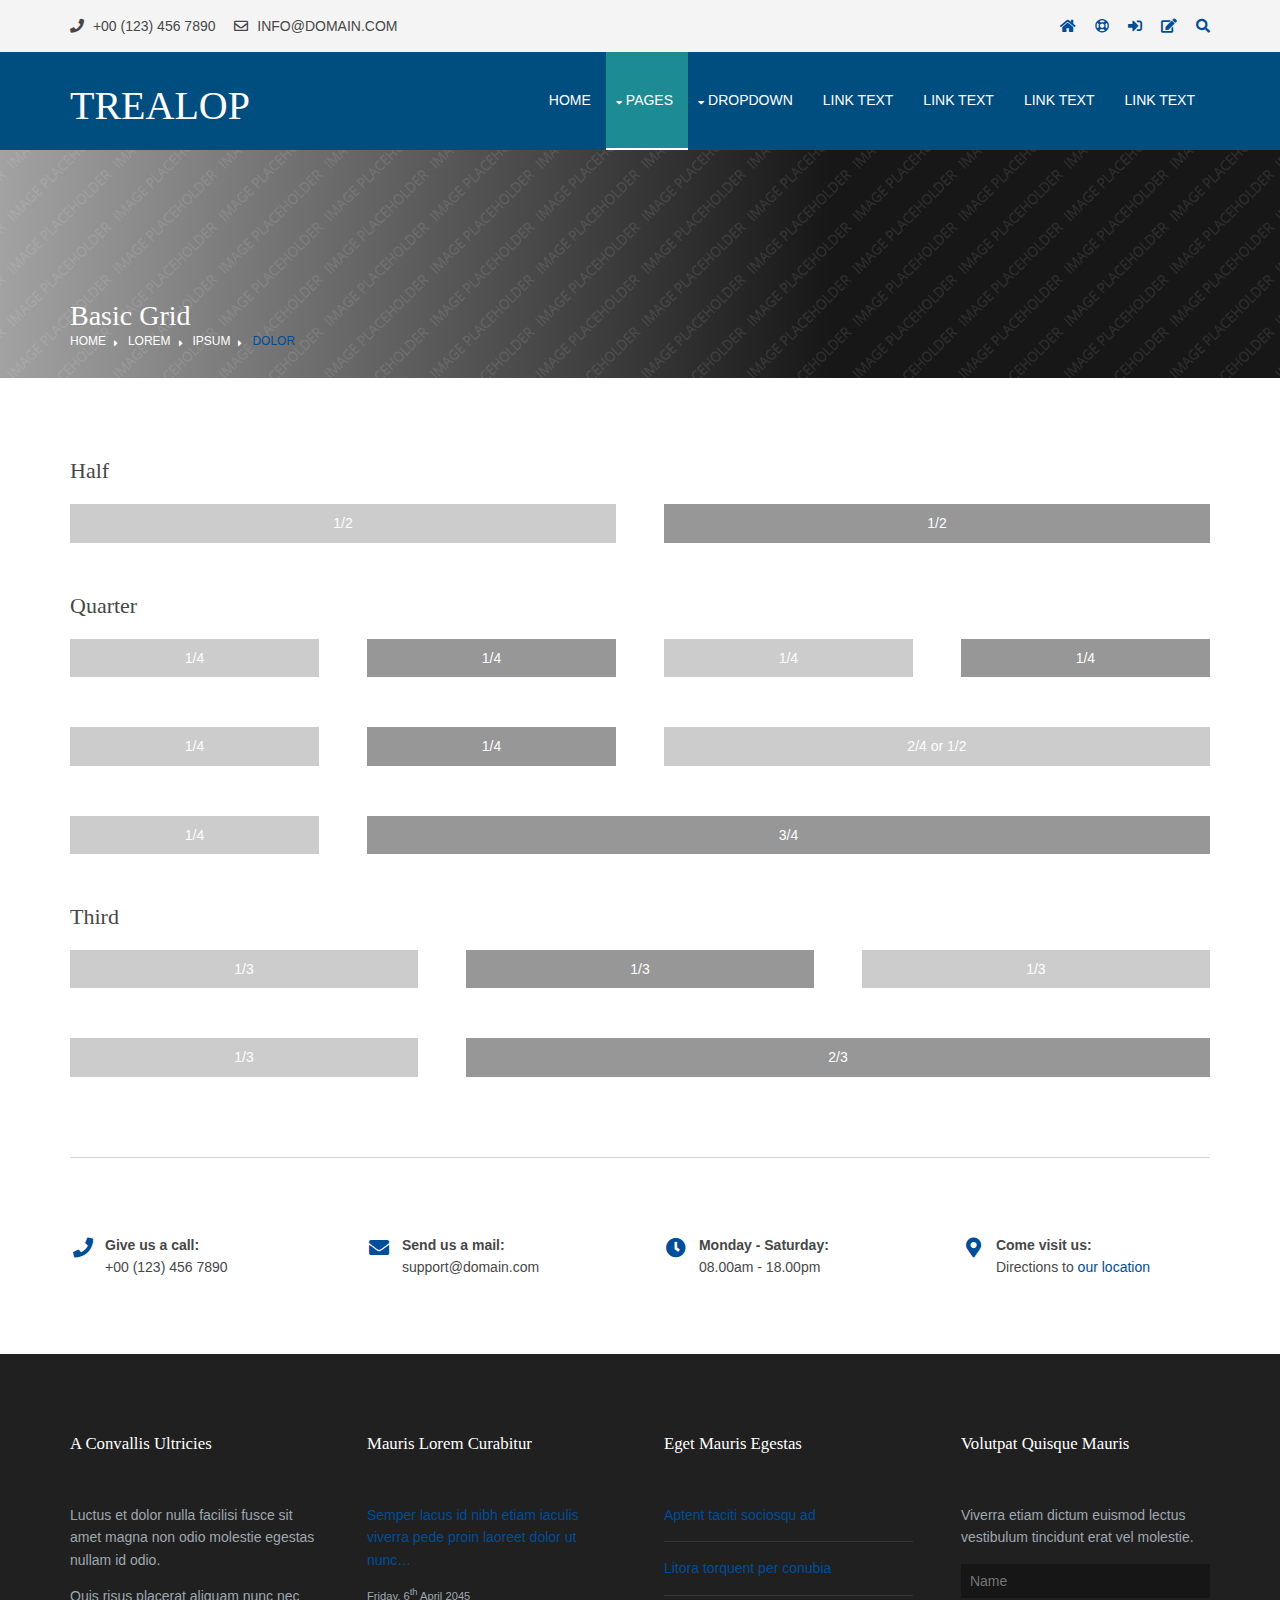
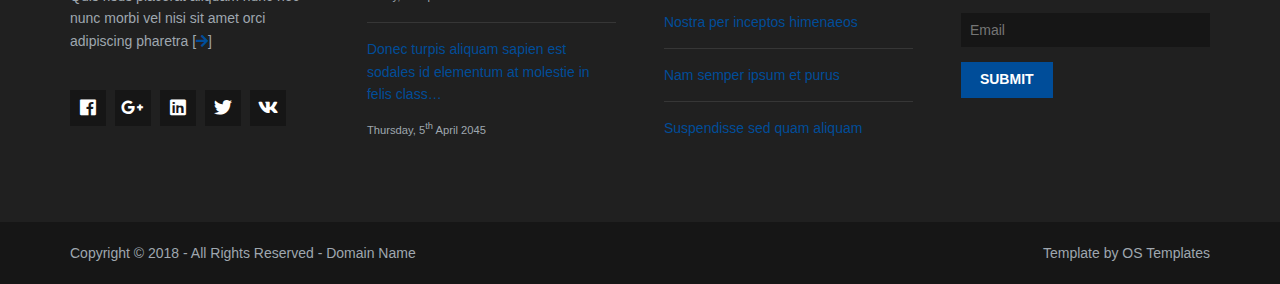
<file: static/pages/basic-grid.html>
<!DOCTYPE html>
<!--
Template Name: Trealop
Author: <a href="https://www.os-templates.com/">OS Templates</a>
Author URI: https://www.os-templates.com/
Copyright: OS-Templates.com
Licence: Free to use under our free template licence terms
Licence URI: https://www.os-templates.com/template-terms
-->
<html lang="">
<!-- To declare your language - read more here: https://www.w3.org/International/questions/qa-html-language-declarations -->
<head>
<title>Trealop | Pages | Basic Grid</title>
<meta charset="utf-8">
<meta name="viewport" content="width=device-width, initial-scale=1.0, maximum-scale=1.0, user-scalable=no">
<link href="../layout/styles/layout.css" rel="stylesheet" type="text/css" media="all">
<style type="text/css">
/* DEMO ONLY */
.container .demo{text-align:center;}
.container .demo div{padding:8px 0;}
.container .demo div:nth-child(odd){color:#FFFFFF; background:#CCCCCC;}
.container .demo div:nth-child(even){color:#FFFFFF; background:#979797;}
@media screen and (max-width:900px){.container .demo div{margin-bottom:0;}}
/* DEMO ONLY */
</style>
</head>
<body id="top">
<!-- ################################################################################################ -->
<!-- ################################################################################################ -->
<!-- ################################################################################################ -->
<div class="wrapper row0">
  <div id="topbar" class="hoc clear">
    <div class="fl_left"> 
      <!-- ################################################################################################ -->
      <ul class="nospace">
        <li><i class="fas fa-phone rgtspace-5"></i> +00 (123) 456 7890</li>
        <li><i class="far fa-envelope rgtspace-5"></i> info@domain.com</li>
      </ul>
      <!-- ################################################################################################ -->
    </div>
    <div class="fl_right"> 
      <!-- ################################################################################################ -->
      <ul class="nospace">
        <li><a href="../index.html"><i class="fas fa-home"></i></a></li>
        <li><a href="#" title="Help Centre"><i class="far fa-life-ring"></i></a></li>
        <li><a href="#" title="Login"><i class="fas fa-sign-in-alt"></i></a></li>
        <li><a href="#" title="Sign Up"><i class="fas fa-edit"></i></a></li>
        <li id="searchform">
          <div>
            <form action="#" method="post">
              <fieldset>
                <legend>Quick Search:</legend>
                <input type="text" placeholder="Enter search term&hellip;">
                <button type="submit"><i class="fas fa-search"></i></button>
              </fieldset>
            </form>
          </div>
        </li>
      </ul>
      <!-- ################################################################################################ -->
    </div>
  </div>
</div>
<!-- ################################################################################################ -->
<!-- ################################################################################################ -->
<!-- ################################################################################################ -->
<div class="wrapper row1">
  <header id="header" class="hoc clear">
    <div id="logo" class="fl_left"> 
      <!-- ################################################################################################ -->
      <h1><a href="../index.html">Trealop</a></h1>
      <!-- ################################################################################################ -->
    </div>
    <nav id="mainav" class="fl_right"> 
      <!-- ################################################################################################ -->
      <ul class="clear">
        <li><a href="../index.html">Home</a></li>
        <li class="active"><a class="drop" href="#">Pages</a>
          <ul>
            <li><a href="gallery.html">Gallery</a></li>
            <li><a href="full-width.html">Full Width</a></li>
            <li><a href="sidebar-left.html">Sidebar Left</a></li>
            <li><a href="sidebar-right.html">Sidebar Right</a></li>
            <li class="active"><a href="basic-grid.html">Basic Grid</a></li>
            <li><a href="font-icons.html">Font Icons</a></li>
          </ul>
        </li>
        <li><a class="drop" href="#">Dropdown</a>
          <ul>
            <li><a href="#">Level 2</a></li>
            <li><a class="drop" href="#">Level 2 + Drop</a>
              <ul>
                <li><a href="#">Level 3</a></li>
                <li><a href="#">Level 3</a></li>
                <li><a href="#">Level 3</a></li>
              </ul>
            </li>
            <li><a href="#">Level 2</a></li>
          </ul>
        </li>
        <li><a href="#">Link Text</a></li>
        <li><a href="#">Link Text</a></li>
        <li><a href="#">Link Text</a></li>
        <li><a href="#">Link Text</a></li>
      </ul>
      <!-- ################################################################################################ -->
    </nav>
  </header>
</div>
<!-- ################################################################################################ -->
<!-- ################################################################################################ -->
<!-- ################################################################################################ -->
<div class="wrapper bgded overlay gradient" style="background-image:url('../images/demo/backgrounds/01.png');">
  <div id="breadcrumb" class="hoc clear"> 
    <!-- ################################################################################################ -->
    <h6 class="heading">Basic Grid</h6>
    <ul>
      <li><a href="#">Home</a></li>
      <li><a href="#">Lorem</a></li>
      <li><a href="#">Ipsum</a></li>
      <li><a href="#">Dolor</a></li>
    </ul>
    <!-- ################################################################################################ -->
  </div>
</div>
<!-- ################################################################################################ -->
<!-- ################################################################################################ -->
<!-- ################################################################################################ -->
<div class="wrapper row3">
  <main class="hoc container clear"> 
    <!-- main body -->
    <!-- ################################################################################################ -->
    <div class="content"> 
      <!-- ################################################################################################ -->
      <h2>Half</h2>
      <!-- ################################################################################################ -->
      <div class="group btmspace-50 demo">
        <div class="one_half first">1/2</div>
        <div class="one_half">1/2</div>
      </div>
      <!-- ################################################################################################ -->
      <h2>Quarter</h2>
      <!-- ################################################################################################ -->
      <div class="group btmspace-50 demo">
        <div class="one_quarter first">1/4</div>
        <div class="one_quarter">1/4</div>
        <div class="one_quarter">1/4</div>
        <div class="one_quarter">1/4</div>
      </div>
      <div class="group btmspace-50 demo">
        <div class="one_quarter first">1/4</div>
        <div class="one_quarter">1/4</div>
        <div class="two_quarter">2/4 or 1/2</div>
      </div>
      <div class="group btmspace-50 demo">
        <div class="one_quarter first">1/4</div>
        <div class="three_quarter">3/4</div>
      </div>
      <!-- ################################################################################################ -->
      <h2>Third</h2>
      <!-- ################################################################################################ -->
      <div class="group btmspace-50 demo">
        <div class="one_third first">1/3</div>
        <div class="one_third">1/3</div>
        <div class="one_third">1/3</div>
      </div>
      <div class="group demo">
        <div class="one_third first">1/3</div>
        <div class="two_third">2/3</div>
      </div>
      <!-- ################################################################################################ -->
    </div>
    <!-- ################################################################################################ -->
    <!-- / main body -->
    <div class="clear"></div>
  </main>
</div>
<!-- ################################################################################################ -->
<!-- ################################################################################################ -->
<!-- ################################################################################################ -->
<div class="wrapper row3">
  <section id="cta" class="hoc container clear"> 
    <!-- ################################################################################################ -->
    <ul class="nospace clear">
      <li class="one_quarter first">
        <div class="block clear"><a href="#"><i class="fas fa-phone"></i></a> <span><strong>Give us a call:</strong> +00 (123) 456 7890</span></div>
      </li>
      <li class="one_quarter">
        <div class="block clear"><a href="#"><i class="fas fa-envelope"></i></a> <span><strong>Send us a mail:</strong> support@domain.com</span></div>
      </li>
      <li class="one_quarter">
        <div class="block clear"><a href="#"><i class="fas fa-clock"></i></a> <span><strong> Monday - Saturday:</strong> 08.00am - 18.00pm</span></div>
      </li>
      <li class="one_quarter">
        <div class="block clear"><a href="#"><i class="fas fa-map-marker-alt"></i></a> <span><strong>Come visit us:</strong> Directions to <a href="#">our location</a></span></div>
      </li>
    </ul>
    <!-- ################################################################################################ -->
  </section>
</div>
<!-- ################################################################################################ -->
<!-- ################################################################################################ -->
<!-- ################################################################################################ -->
<div class="wrapper row4">
  <footer id="footer" class="hoc clear"> 
    <!-- ################################################################################################ -->
    <div class="one_quarter first">
      <h6 class="heading">A convallis ultricies</h6>
      <p>Luctus et dolor nulla facilisi fusce sit amet magna non odio molestie egestas nullam id odio.</p>
      <p class="btmspace-30">Quis risus placerat aliquam nunc nec nunc morbi vel nisi sit amet orci adipiscing pharetra [<a href="#"><i class="fas fa-arrow-right"></i></a>]</p>
      <ul class="faico clear">
        <li><a class="faicon-facebook" href="#"><i class="fab fa-facebook"></i></a></li>
        <li><a class="faicon-google-plus" href="#"><i class="fab fa-google-plus-g"></i></a></li>
        <li><a class="faicon-linkedin" href="#"><i class="fab fa-linkedin"></i></a></li>
        <li><a class="faicon-twitter" href="#"><i class="fab fa-twitter"></i></a></li>
        <li><a class="faicon-vk" href="#"><i class="fab fa-vk"></i></a></li>
      </ul>
    </div>
    <div class="one_quarter">
      <h6 class="heading">Mauris lorem curabitur</h6>
      <ul class="nospace linklist">
        <li>
          <article>
            <p class="nospace btmspace-10"><a href="#">Semper lacus id nibh etiam iaculis viverra pede proin laoreet dolor ut nunc&hellip;</a></p>
            <time class="block font-xs" datetime="2045-04-06">Friday, 6<sup>th</sup> April 2045</time>
          </article>
        </li>
        <li>
          <article>
            <p class="nospace btmspace-10"><a href="#">Donec turpis aliquam sapien est sodales id elementum at molestie in felis class&hellip;</a></p>
            <time class="block font-xs" datetime="2045-04-05">Thursday, 5<sup>th</sup> April 2045</time>
          </article>
        </li>
      </ul>
    </div>
    <div class="one_quarter">
      <h6 class="heading">Eget mauris egestas</h6>
      <ul class="nospace linklist">
        <li><a href="#">Aptent taciti sociosqu ad</a></li>
        <li><a href="#">Litora torquent per conubia</a></li>
        <li><a href="#">Nostra per inceptos himenaeos</a></li>
        <li><a href="#">Nam semper ipsum et purus</a></li>
        <li><a href="#">Suspendisse sed quam aliquam</a></li>
      </ul>
    </div>
    <div class="one_quarter">
      <h6 class="heading">Volutpat quisque mauris</h6>
      <p class="nospace btmspace-15">Viverra etiam dictum euismod lectus vestibulum tincidunt erat vel molestie.</p>
      <form method="post" action="#">
        <fieldset>
          <legend>Newsletter:</legend>
          <input class="btmspace-15" type="text" value="" placeholder="Name">
          <input class="btmspace-15" type="text" value="" placeholder="Email">
          <button type="submit" value="submit">Submit</button>
        </fieldset>
      </form>
    </div>
    <!-- ################################################################################################ -->
  </footer>
</div>
<!-- ################################################################################################ -->
<!-- ################################################################################################ -->
<!-- ################################################################################################ -->
<div class="wrapper row5">
  <div id="copyright" class="hoc clear"> 
    <!-- ################################################################################################ -->
    <p class="fl_left">Copyright &copy; 2018 - All Rights Reserved - <a href="#">Domain Name</a></p>
    <p class="fl_right">Template by <a target="_blank" href="https://www.os-templates.com/" title="Free Website Templates">OS Templates</a></p>
    <!-- ################################################################################################ -->
  </div>
</div>
<!-- ################################################################################################ -->
<!-- ################################################################################################ -->
<!-- ################################################################################################ -->
<a id="backtotop" href="#top"><i class="fas fa-chevron-up"></i></a>
<!-- JAVASCRIPTS -->
<script src="../layout/scripts/jquery.min.js"></script>
<script src="../layout/scripts/jquery.backtotop.js"></script>
<script src="../layout/scripts/jquery.mobilemenu.js"></script>
</body>
</html>
</file>
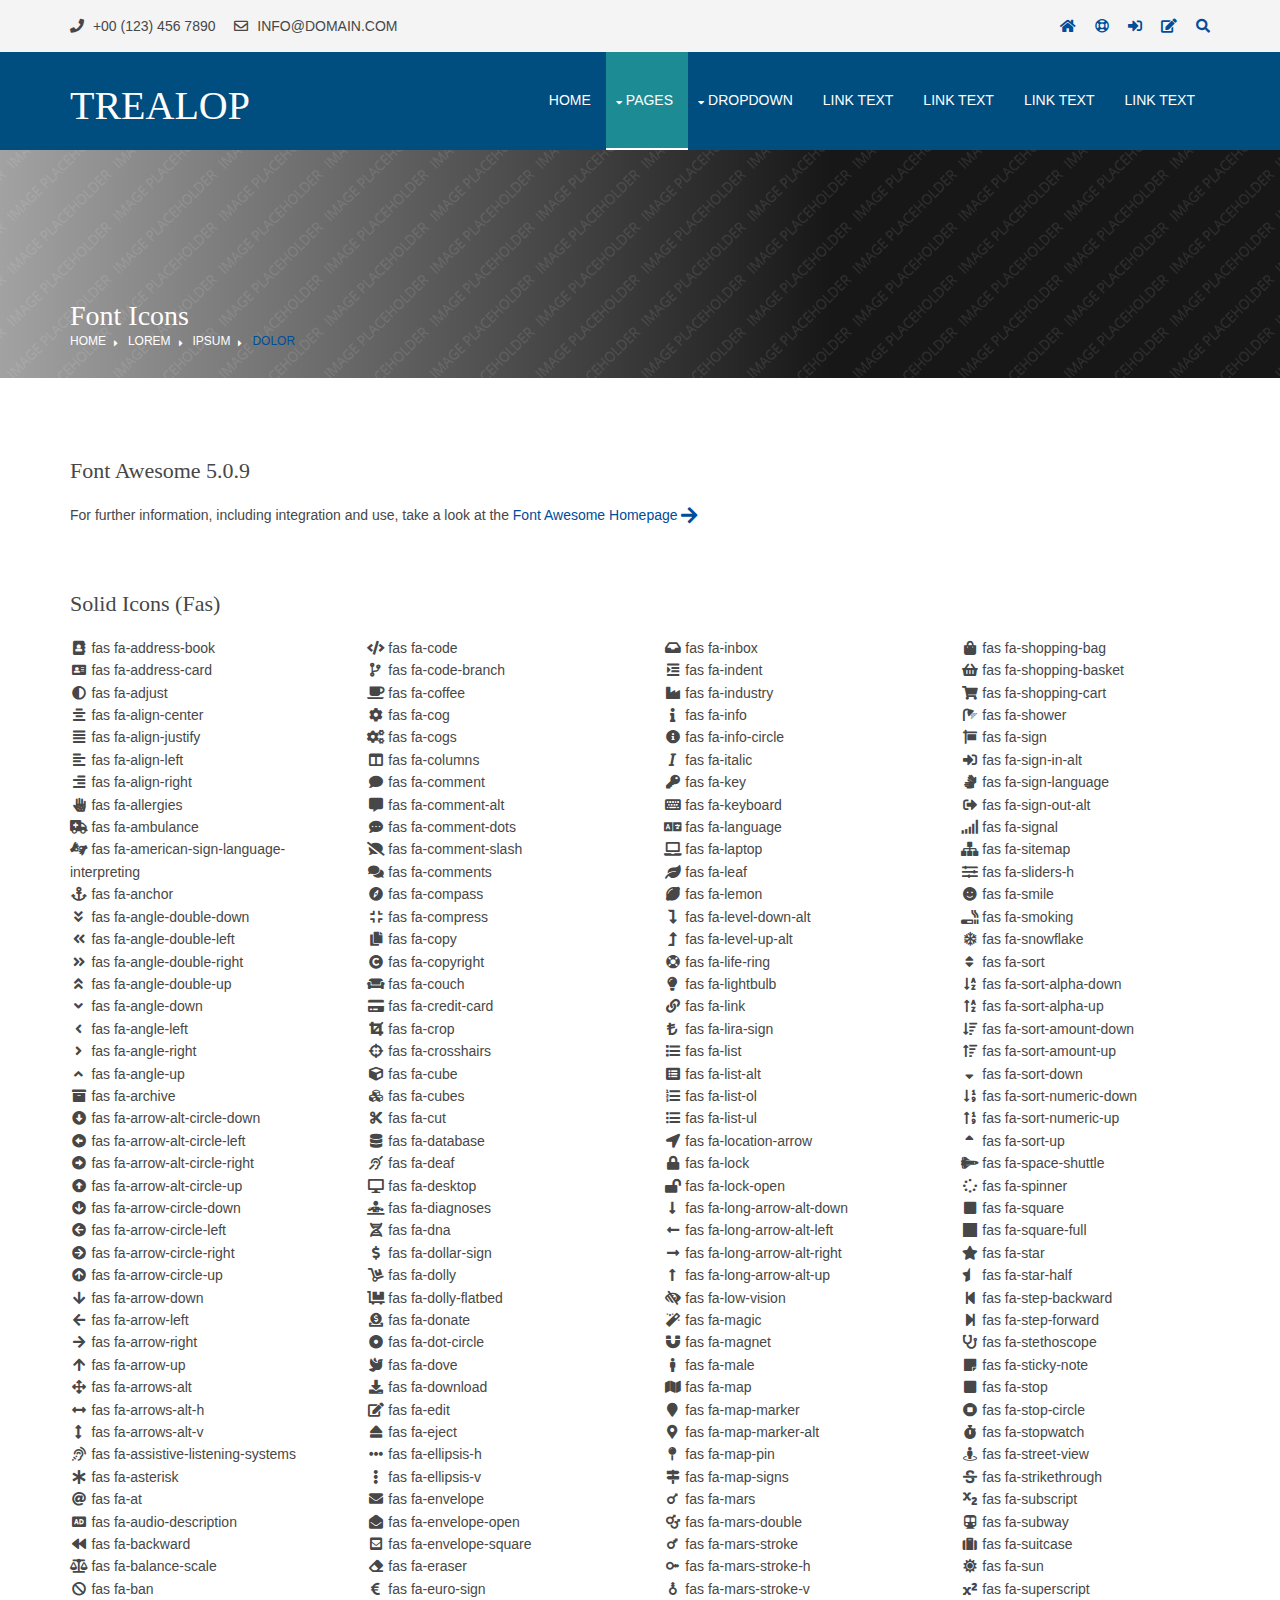
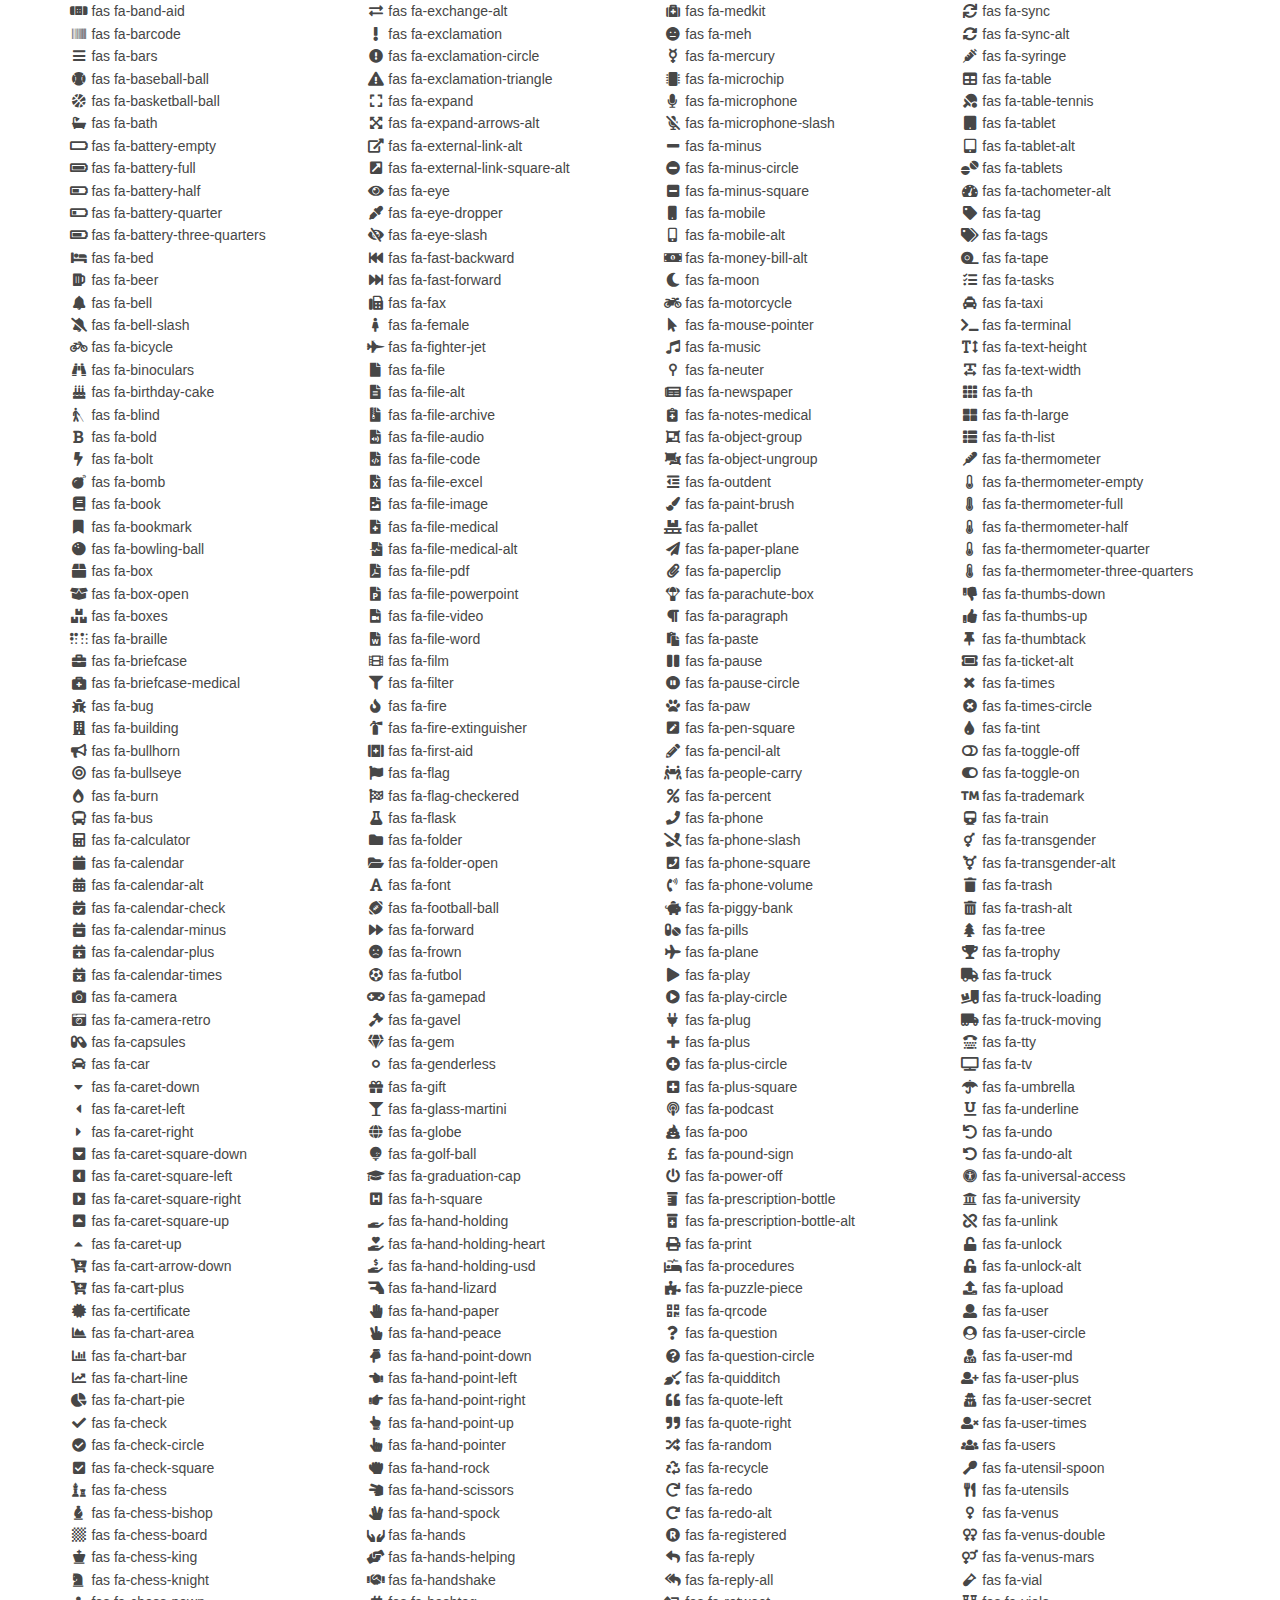
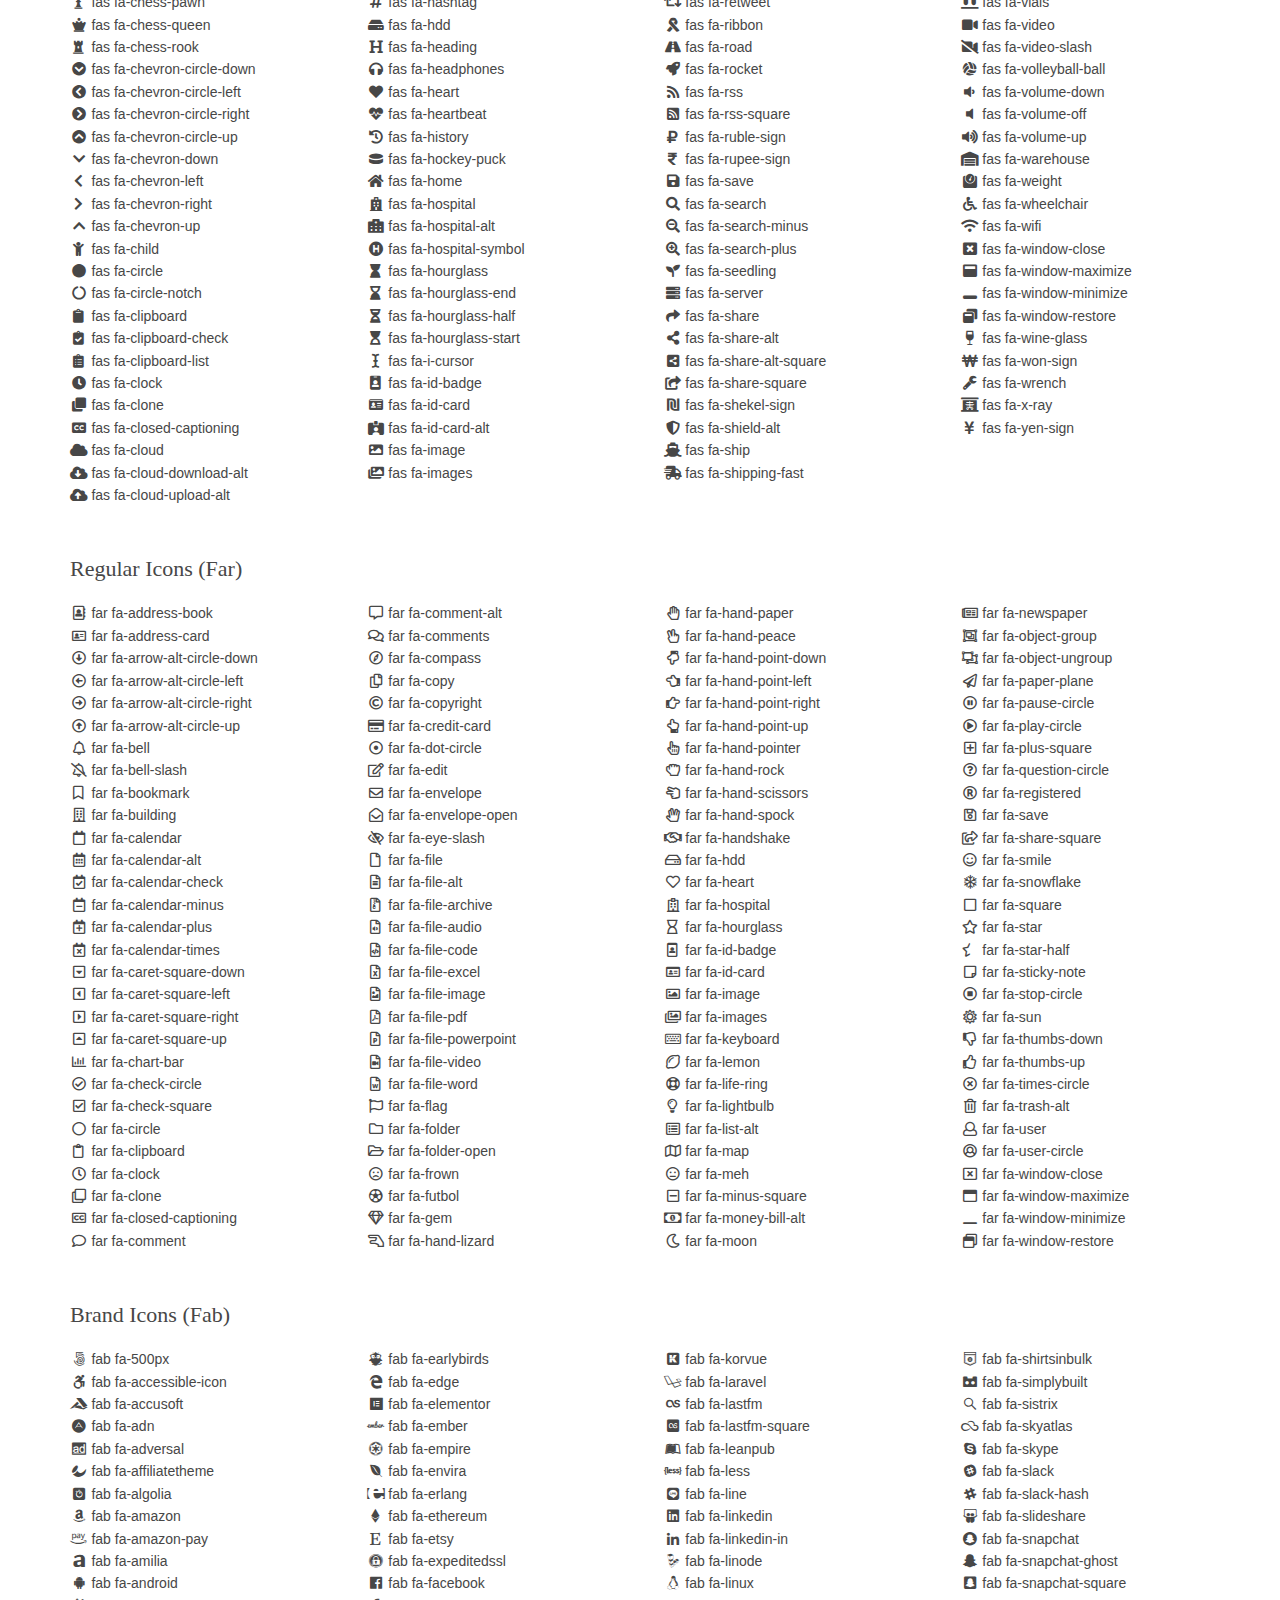
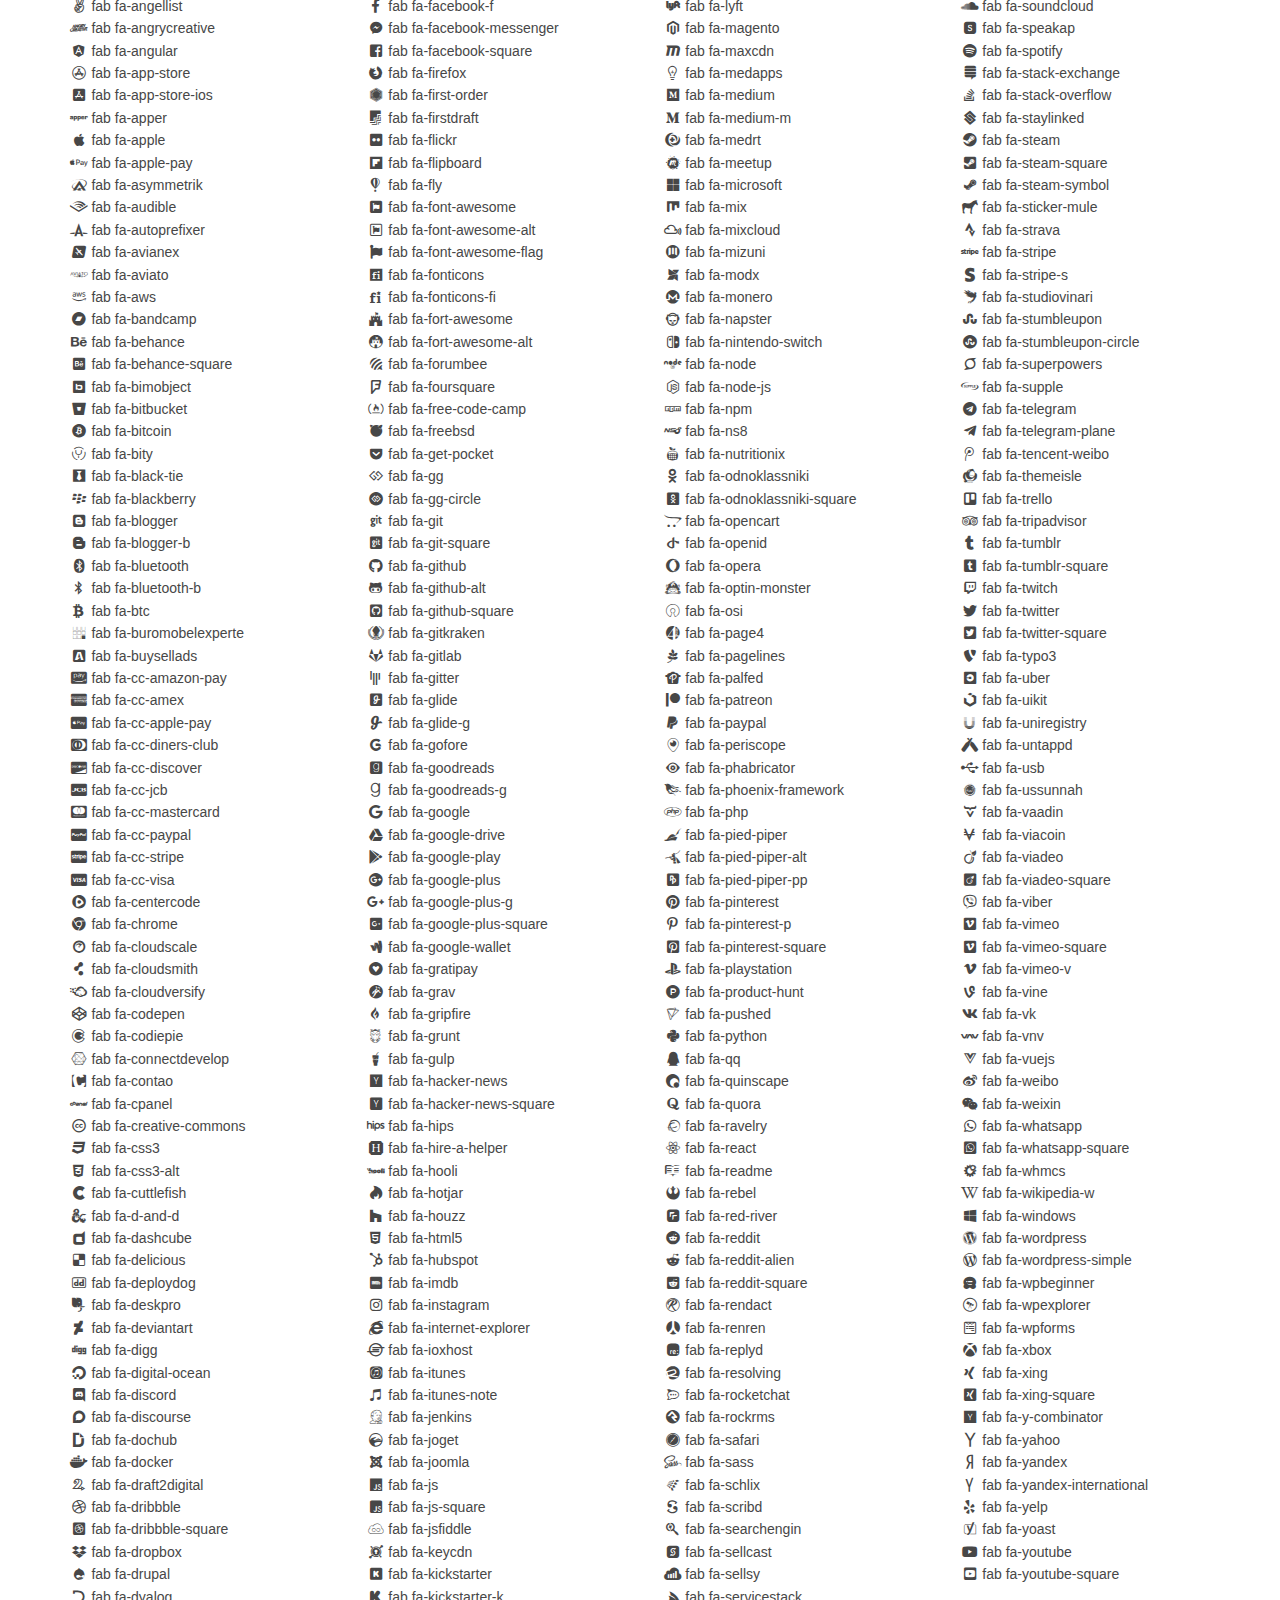
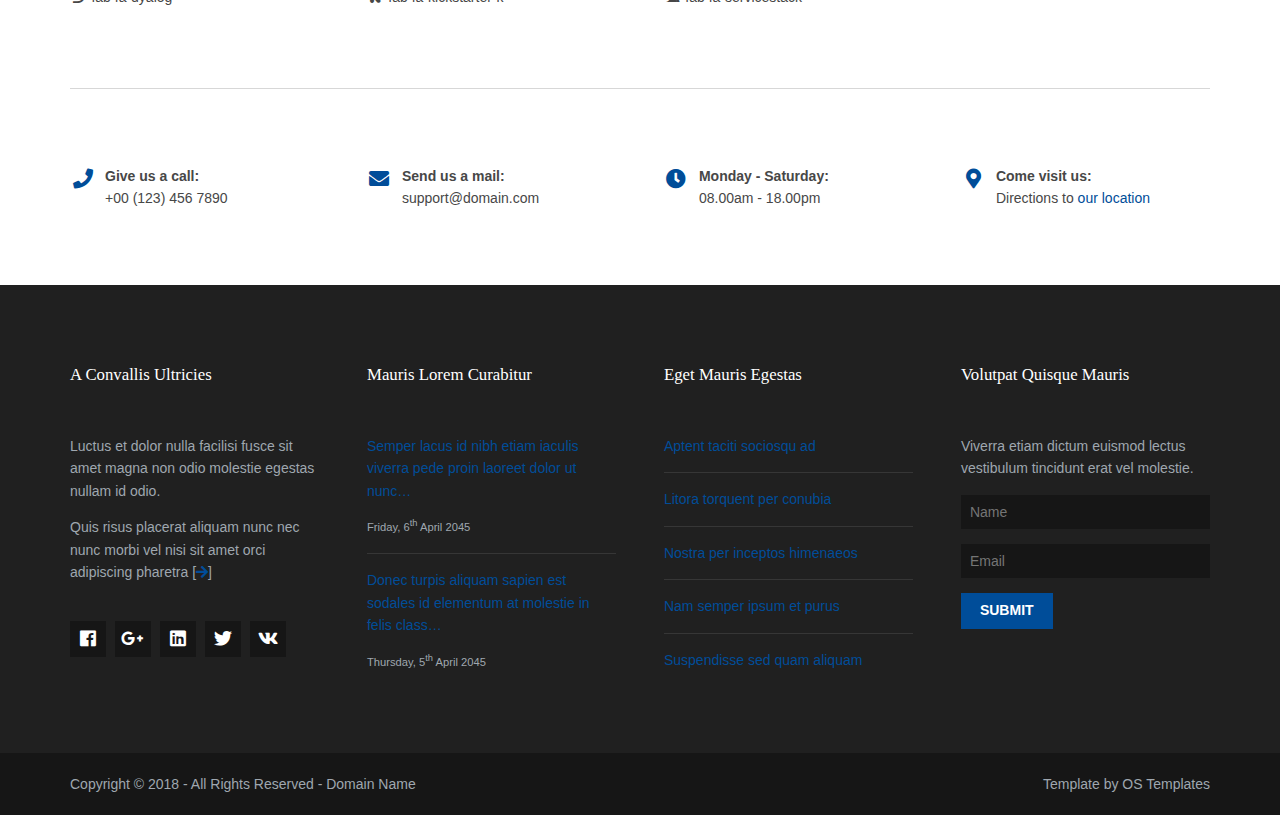
<file: static/pages/font-icons.html>
<!DOCTYPE html>
<!--
Template Name: Trealop
Author: <a href="https://www.os-templates.com/">OS Templates</a>
Author URI: https://www.os-templates.com/
Copyright: OS-Templates.com
Licence: Free to use under our free template licence terms
Licence URI: https://www.os-templates.com/template-terms
-->
<html lang="">
<!-- To declare your language - read more here: https://www.w3.org/International/questions/qa-html-language-declarations -->
<head>
<title>Trealop | Pages | Font Icons</title>
<meta charset="utf-8">
<meta name="viewport" content="width=device-width, initial-scale=1.0, maximum-scale=1.0, user-scalable=no">
<link href="../layout/styles/layout.css" rel="stylesheet" type="text/css" media="all">
</head>
<body id="top">
<!-- ################################################################################################ -->
<!-- ################################################################################################ -->
<!-- ################################################################################################ -->
<div class="wrapper row0">
  <div id="topbar" class="hoc clear">
    <div class="fl_left"> 
      <!-- ################################################################################################ -->
      <ul class="nospace">
        <li><i class="fas fa-phone rgtspace-5"></i> +00 (123) 456 7890</li>
        <li><i class="far fa-envelope rgtspace-5"></i> info@domain.com</li>
      </ul>
      <!-- ################################################################################################ -->
    </div>
    <div class="fl_right"> 
      <!-- ################################################################################################ -->
      <ul class="nospace">
        <li><a href="../index.html"><i class="fas fa-home"></i></a></li>
        <li><a href="#" title="Help Centre"><i class="far fa-life-ring"></i></a></li>
        <li><a href="#" title="Login"><i class="fas fa-sign-in-alt"></i></a></li>
        <li><a href="#" title="Sign Up"><i class="fas fa-edit"></i></a></li>
        <li id="searchform">
          <div>
            <form action="#" method="post">
              <fieldset>
                <legend>Quick Search:</legend>
                <input type="text" placeholder="Enter search term&hellip;">
                <button type="submit"><i class="fas fa-search"></i></button>
              </fieldset>
            </form>
          </div>
        </li>
      </ul>
      <!-- ################################################################################################ -->
    </div>
  </div>
</div>
<!-- ################################################################################################ -->
<!-- ################################################################################################ -->
<!-- ################################################################################################ -->
<div class="wrapper row1">
  <header id="header" class="hoc clear">
    <div id="logo" class="fl_left"> 
      <!-- ################################################################################################ -->
      <h1><a href="../index.html">Trealop</a></h1>
      <!-- ################################################################################################ -->
    </div>
    <nav id="mainav" class="fl_right"> 
      <!-- ################################################################################################ -->
      <ul class="clear">
        <li><a href="../index.html">Home</a></li>
        <li class="active"><a class="drop" href="#">Pages</a>
          <ul>
            <li><a href="gallery.html">Gallery</a></li>
            <li><a href="full-width.html">Full Width</a></li>
            <li><a href="sidebar-left.html">Sidebar Left</a></li>
            <li><a href="sidebar-right.html">Sidebar Right</a></li>
            <li><a href="basic-grid.html">Basic Grid</a></li>
            <li class="active"><a href="font-icons.html">Font Icons</a></li>
          </ul>
        </li>
        <li><a class="drop" href="#">Dropdown</a>
          <ul>
            <li><a href="#">Level 2</a></li>
            <li><a class="drop" href="#">Level 2 + Drop</a>
              <ul>
                <li><a href="#">Level 3</a></li>
                <li><a href="#">Level 3</a></li>
                <li><a href="#">Level 3</a></li>
              </ul>
            </li>
            <li><a href="#">Level 2</a></li>
          </ul>
        </li>
        <li><a href="#">Link Text</a></li>
        <li><a href="#">Link Text</a></li>
        <li><a href="#">Link Text</a></li>
        <li><a href="#">Link Text</a></li>
      </ul>
      <!-- ################################################################################################ -->
    </nav>
  </header>
</div>
<!-- ################################################################################################ -->
<!-- ################################################################################################ -->
<!-- ################################################################################################ -->
<div class="wrapper bgded overlay gradient" style="background-image:url('../images/demo/backgrounds/01.png');">
  <div id="breadcrumb" class="hoc clear"> 
    <!-- ################################################################################################ -->
    <h6 class="heading">Font Icons</h6>
    <ul>
      <li><a href="#">Home</a></li>
      <li><a href="#">Lorem</a></li>
      <li><a href="#">Ipsum</a></li>
      <li><a href="#">Dolor</a></li>
    </ul>
    <!-- ################################################################################################ -->
  </div>
</div>
<!-- ################################################################################################ -->
<!-- ################################################################################################ -->
<!-- ################################################################################################ -->
<div class="wrapper row3">
  <main class="hoc container clear"> 
    <!-- main body -->
    <!-- ################################################################################################ -->
    <div class="content"> 
      <!-- ################################################################################################ -->
      <div class="clear btmspace-50">
        <h2>Font Awesome 5.0.9</h2>
        <p class="clear">For further information, including integration and use, take a look at the <a target="_blank" rel="nofollow noopener" href="https://fontawesome.com/">Font Awesome Homepage <i class="fas fa-arrow-right fa-lg"></i></a></p>
      </div>
      <!-- ################################################################################################ -->
      <!-- ################################################################################################ -->
      <!-- ################################################################################################ -->
      <div class="clear btmspace-50">
        <h2>Solid Icons (fas)</h2>
        <div class="one_quarter first">
          <ul class="nospace">
            <li><i class="fa-address-book fa-fw fas"></i> fas fa-address-book</li>
            <li><i class="fa-address-card fa-fw fas"></i> fas fa-address-card</li>
            <li><i class="fa-adjust fa-fw fas"></i> fas fa-adjust</li>
            <li><i class="fa-align-center fa-fw fas"></i> fas fa-align-center</li>
            <li><i class="fa-align-justify fa-fw fas"></i> fas fa-align-justify</li>
            <li><i class="fa-align-left fa-fw fas"></i> fas fa-align-left</li>
            <li><i class="fa-align-right fa-fw fas"></i> fas fa-align-right</li>
            <li><i class="fa-allergies fa-fw fas"></i> fas fa-allergies</li>
            <li><i class="fa-ambulance fa-fw fas"></i> fas fa-ambulance</li>
            <li><i class="fa-american-sign-language-interpreting fa-fw fas"></i> fas fa-american-sign-language-interpreting</li>
            <li><i class="fa-anchor fa-fw fas"></i> fas fa-anchor</li>
            <li><i class="fa-angle-double-down fa-fw fas"></i> fas fa-angle-double-down</li>
            <li><i class="fa-angle-double-left fa-fw fas"></i> fas fa-angle-double-left</li>
            <li><i class="fa-angle-double-right fa-fw fas"></i> fas fa-angle-double-right</li>
            <li><i class="fa-angle-double-up fa-fw fas"></i> fas fa-angle-double-up</li>
            <li><i class="fa-angle-down fa-fw fas"></i> fas fa-angle-down</li>
            <li><i class="fa-angle-left fa-fw fas"></i> fas fa-angle-left</li>
            <li><i class="fa-angle-right fa-fw fas"></i> fas fa-angle-right</li>
            <li><i class="fa-angle-up fa-fw fas"></i> fas fa-angle-up</li>
            <li><i class="fa-archive fa-fw fas"></i> fas fa-archive</li>
            <li><i class="fa-arrow-alt-circle-down fa-fw fas"></i> fas fa-arrow-alt-circle-down</li>
            <li><i class="fa-arrow-alt-circle-left fa-fw fas"></i> fas fa-arrow-alt-circle-left</li>
            <li><i class="fa-arrow-alt-circle-right fa-fw fas"></i> fas fa-arrow-alt-circle-right</li>
            <li><i class="fa-arrow-alt-circle-up fa-fw fas"></i> fas fa-arrow-alt-circle-up</li>
            <li><i class="fa-arrow-circle-down fa-fw fas"></i> fas fa-arrow-circle-down</li>
            <li><i class="fa-arrow-circle-left fa-fw fas"></i> fas fa-arrow-circle-left</li>
            <li><i class="fa-arrow-circle-right fa-fw fas"></i> fas fa-arrow-circle-right</li>
            <li><i class="fa-arrow-circle-up fa-fw fas"></i> fas fa-arrow-circle-up</li>
            <li><i class="fa-arrow-down fa-fw fas"></i> fas fa-arrow-down</li>
            <li><i class="fa-arrow-left fa-fw fas"></i> fas fa-arrow-left</li>
            <li><i class="fa-arrow-right fa-fw fas"></i> fas fa-arrow-right</li>
            <li><i class="fa-arrow-up fa-fw fas"></i> fas fa-arrow-up</li>
            <li><i class="fa-arrows-alt fa-fw fas"></i> fas fa-arrows-alt</li>
            <li><i class="fa-arrows-alt-h fa-fw fas"></i> fas fa-arrows-alt-h</li>
            <li><i class="fa-arrows-alt-v fa-fw fas"></i> fas fa-arrows-alt-v</li>
            <li><i class="fa-assistive-listening-systems fa-fw fas"></i> fas fa-assistive-listening-systems</li>
            <li><i class="fa-asterisk fa-fw fas"></i> fas fa-asterisk</li>
            <li><i class="fa-at fa-fw fas"></i> fas fa-at</li>
            <li><i class="fa-audio-description fa-fw fas"></i> fas fa-audio-description</li>
            <li><i class="fa-backward fa-fw fas"></i> fas fa-backward</li>
            <li><i class="fa-balance-scale fa-fw fas"></i> fas fa-balance-scale</li>
            <li><i class="fa-ban fa-fw fas"></i> fas fa-ban</li>
            <li><i class="fa-band-aid fa-fw fas"></i> fas fa-band-aid</li>
            <li><i class="fa-barcode fa-fw fas"></i> fas fa-barcode</li>
            <li><i class="fa-bars fa-fw fas"></i> fas fa-bars</li>
            <li><i class="fa-baseball-ball fa-fw fas"></i> fas fa-baseball-ball</li>
            <li><i class="fa-basketball-ball fa-fw fas"></i> fas fa-basketball-ball</li>
            <li><i class="fa-bath fa-fw fas"></i> fas fa-bath</li>
            <li><i class="fa-battery-empty fa-fw fas"></i> fas fa-battery-empty</li>
            <li><i class="fa-battery-full fa-fw fas"></i> fas fa-battery-full</li>
            <li><i class="fa-battery-half fa-fw fas"></i> fas fa-battery-half</li>
            <li><i class="fa-battery-quarter fa-fw fas"></i> fas fa-battery-quarter</li>
            <li><i class="fa-battery-three-quarters fa-fw fas"></i> fas fa-battery-three-quarters</li>
            <li><i class="fa-bed fa-fw fas"></i> fas fa-bed</li>
            <li><i class="fa-beer fa-fw fas"></i> fas fa-beer</li>
            <li><i class="fa-bell fa-fw fas"></i> fas fa-bell</li>
            <li><i class="fa-bell-slash fa-fw fas"></i> fas fa-bell-slash</li>
            <li><i class="fa-bicycle fa-fw fas"></i> fas fa-bicycle</li>
            <li><i class="fa-binoculars fa-fw fas"></i> fas fa-binoculars</li>
            <li><i class="fa-birthday-cake fa-fw fas"></i> fas fa-birthday-cake</li>
            <li><i class="fa-blind fa-fw fas"></i> fas fa-blind</li>
            <li><i class="fa-bold fa-fw fas"></i> fas fa-bold</li>
            <li><i class="fa-bolt fa-fw fas"></i> fas fa-bolt</li>
            <li><i class="fa-bomb fa-fw fas"></i> fas fa-bomb</li>
            <li><i class="fa-book fa-fw fas"></i> fas fa-book</li>
            <li><i class="fa-bookmark fa-fw fas"></i> fas fa-bookmark</li>
            <li><i class="fa-bowling-ball fa-fw fas"></i> fas fa-bowling-ball</li>
            <li><i class="fa-box fa-fw fas"></i> fas fa-box</li>
            <li><i class="fa-box-open fa-fw fas"></i> fas fa-box-open</li>
            <li><i class="fa-boxes fa-fw fas"></i> fas fa-boxes</li>
            <li><i class="fa-braille fa-fw fas"></i> fas fa-braille</li>
            <li><i class="fa-briefcase fa-fw fas"></i> fas fa-briefcase</li>
            <li><i class="fa-briefcase-medical fa-fw fas"></i> fas fa-briefcase-medical</li>
            <li><i class="fa-bug fa-fw fas"></i> fas fa-bug</li>
            <li><i class="fa-building fa-fw fas"></i> fas fa-building</li>
            <li><i class="fa-bullhorn fa-fw fas"></i> fas fa-bullhorn</li>
            <li><i class="fa-bullseye fa-fw fas"></i> fas fa-bullseye</li>
            <li><i class="fa-burn fa-fw fas"></i> fas fa-burn</li>
            <li><i class="fa-bus fa-fw fas"></i> fas fa-bus</li>
            <li><i class="fa-calculator fa-fw fas"></i> fas fa-calculator</li>
            <li><i class="fa-calendar fa-fw fas"></i> fas fa-calendar</li>
            <li><i class="fa-calendar-alt fa-fw fas"></i> fas fa-calendar-alt</li>
            <li><i class="fa-calendar-check fa-fw fas"></i> fas fa-calendar-check</li>
            <li><i class="fa-calendar-minus fa-fw fas"></i> fas fa-calendar-minus</li>
            <li><i class="fa-calendar-plus fa-fw fas"></i> fas fa-calendar-plus</li>
            <li><i class="fa-calendar-times fa-fw fas"></i> fas fa-calendar-times</li>
            <li><i class="fa-camera fa-fw fas"></i> fas fa-camera</li>
            <li><i class="fa-camera-retro fa-fw fas"></i> fas fa-camera-retro</li>
            <li><i class="fa-capsules fa-fw fas"></i> fas fa-capsules</li>
            <li><i class="fa-car fa-fw fas"></i> fas fa-car</li>
            <li><i class="fa-caret-down fa-fw fas"></i> fas fa-caret-down</li>
            <li><i class="fa-caret-left fa-fw fas"></i> fas fa-caret-left</li>
            <li><i class="fa-caret-right fa-fw fas"></i> fas fa-caret-right</li>
            <li><i class="fa-caret-square-down fa-fw fas"></i> fas fa-caret-square-down</li>
            <li><i class="fa-caret-square-left fa-fw fas"></i> fas fa-caret-square-left</li>
            <li><i class="fa-caret-square-right fa-fw fas"></i> fas fa-caret-square-right</li>
            <li><i class="fa-caret-square-up fa-fw fas"></i> fas fa-caret-square-up</li>
            <li><i class="fa-caret-up fa-fw fas"></i> fas fa-caret-up</li>
            <li><i class="fa-cart-arrow-down fa-fw fas"></i> fas fa-cart-arrow-down</li>
            <li><i class="fa-cart-plus fa-fw fas"></i> fas fa-cart-plus</li>
            <li><i class="fa-certificate fa-fw fas"></i> fas fa-certificate</li>
            <li><i class="fa-chart-area fa-fw fas"></i> fas fa-chart-area</li>
            <li><i class="fa-chart-bar fa-fw fas"></i> fas fa-chart-bar</li>
            <li><i class="fa-chart-line fa-fw fas"></i> fas fa-chart-line</li>
            <li><i class="fa-chart-pie fa-fw fas"></i> fas fa-chart-pie</li>
            <li><i class="fa-check fa-fw fas"></i> fas fa-check</li>
            <li><i class="fa-check-circle fa-fw fas"></i> fas fa-check-circle</li>
            <li><i class="fa-check-square fa-fw fas"></i> fas fa-check-square</li>
            <li><i class="fa-chess fa-fw fas"></i> fas fa-chess</li>
            <li><i class="fa-chess-bishop fa-fw fas"></i> fas fa-chess-bishop</li>
            <li><i class="fa-chess-board fa-fw fas"></i> fas fa-chess-board</li>
            <li><i class="fa-chess-king fa-fw fas"></i> fas fa-chess-king</li>
            <li><i class="fa-chess-knight fa-fw fas"></i> fas fa-chess-knight</li>
            <li><i class="fa-chess-pawn fa-fw fas"></i> fas fa-chess-pawn</li>
            <li><i class="fa-chess-queen fa-fw fas"></i> fas fa-chess-queen</li>
            <li><i class="fa-chess-rook fa-fw fas"></i> fas fa-chess-rook</li>
            <li><i class="fa-chevron-circle-down fa-fw fas"></i> fas fa-chevron-circle-down</li>
            <li><i class="fa-chevron-circle-left fa-fw fas"></i> fas fa-chevron-circle-left</li>
            <li><i class="fa-chevron-circle-right fa-fw fas"></i> fas fa-chevron-circle-right</li>
            <li><i class="fa-chevron-circle-up fa-fw fas"></i> fas fa-chevron-circle-up</li>
            <li><i class="fa-chevron-down fa-fw fas"></i> fas fa-chevron-down</li>
            <li><i class="fa-chevron-left fa-fw fas"></i> fas fa-chevron-left</li>
            <li><i class="fa-chevron-right fa-fw fas"></i> fas fa-chevron-right</li>
            <li><i class="fa-chevron-up fa-fw fas"></i> fas fa-chevron-up</li>
            <li><i class="fa-child fa-fw fas"></i> fas fa-child</li>
            <li><i class="fa-circle fa-fw fas"></i> fas fa-circle</li>
            <li><i class="fa-circle-notch fa-fw fas"></i> fas fa-circle-notch</li>
            <li><i class="fa-clipboard fa-fw fas"></i> fas fa-clipboard</li>
            <li><i class="fa-clipboard-check fa-fw fas"></i> fas fa-clipboard-check</li>
            <li><i class="fa-clipboard-list fa-fw fas"></i> fas fa-clipboard-list</li>
            <li><i class="fa-clock fa-fw fas"></i> fas fa-clock</li>
            <li><i class="fa-clone fa-fw fas"></i> fas fa-clone</li>
            <li><i class="fa-closed-captioning fa-fw fas"></i> fas fa-closed-captioning</li>
            <li><i class="fa-cloud fa-fw fas"></i> fas fa-cloud</li>
            <li><i class="fa-cloud-download-alt fa-fw fas"></i> fas fa-cloud-download-alt</li>
            <li><i class="fa-cloud-upload-alt fa-fw fas"></i> fas fa-cloud-upload-alt</li>
          </ul>
        </div>
        <div class="one_quarter">
          <ul class="nospace">
            <li><i class="fa-code fa-fw fas"></i> fas fa-code</li>
            <li><i class="fa-code-branch fa-fw fas"></i> fas fa-code-branch</li>
            <li><i class="fa-coffee fa-fw fas"></i> fas fa-coffee</li>
            <li><i class="fa-cog fa-fw fas"></i> fas fa-cog</li>
            <li><i class="fa-cogs fa-fw fas"></i> fas fa-cogs</li>
            <li><i class="fa-columns fa-fw fas"></i> fas fa-columns</li>
            <li><i class="fa-comment fa-fw fas"></i> fas fa-comment</li>
            <li><i class="fa-comment-alt fa-fw fas"></i> fas fa-comment-alt</li>
            <li><i class="fa-comment-dots fa-fw fas"></i> fas fa-comment-dots</li>
            <li><i class="fa-comment-slash fa-fw fas"></i> fas fa-comment-slash</li>
            <li><i class="fa-comments fa-fw fas"></i> fas fa-comments</li>
            <li><i class="fa-compass fa-fw fas"></i> fas fa-compass</li>
            <li><i class="fa-compress fa-fw fas"></i> fas fa-compress</li>
            <li><i class="fa-copy fa-fw fas"></i> fas fa-copy</li>
            <li><i class="fa-copyright fa-fw fas"></i> fas fa-copyright</li>
            <li><i class="fa-couch fa-fw fas"></i> fas fa-couch</li>
            <li><i class="fa-credit-card fa-fw fas"></i> fas fa-credit-card</li>
            <li><i class="fa-crop fa-fw fas"></i> fas fa-crop</li>
            <li><i class="fa-crosshairs fa-fw fas"></i> fas fa-crosshairs</li>
            <li><i class="fa-cube fa-fw fas"></i> fas fa-cube</li>
            <li><i class="fa-cubes fa-fw fas"></i> fas fa-cubes</li>
            <li><i class="fa-cut fa-fw fas"></i> fas fa-cut</li>
            <li><i class="fa-database fa-fw fas"></i> fas fa-database</li>
            <li><i class="fa-deaf fa-fw fas"></i> fas fa-deaf</li>
            <li><i class="fa-desktop fa-fw fas"></i> fas fa-desktop</li>
            <li><i class="fa-diagnoses fa-fw fas"></i> fas fa-diagnoses</li>
            <li><i class="fa-dna fa-fw fas"></i> fas fa-dna</li>
            <li><i class="fa-dollar-sign fa-fw fas"></i> fas fa-dollar-sign</li>
            <li><i class="fa-dolly fa-fw fas"></i> fas fa-dolly</li>
            <li><i class="fa-dolly-flatbed fa-fw fas"></i> fas fa-dolly-flatbed</li>
            <li><i class="fa-donate fa-fw fas"></i> fas fa-donate</li>
            <li><i class="fa-dot-circle fa-fw fas"></i> fas fa-dot-circle</li>
            <li><i class="fa-dove fa-fw fas"></i> fas fa-dove</li>
            <li><i class="fa-download fa-fw fas"></i> fas fa-download</li>
            <li><i class="fa-edit fa-fw fas"></i> fas fa-edit</li>
            <li><i class="fa-eject fa-fw fas"></i> fas fa-eject</li>
            <li><i class="fa-ellipsis-h fa-fw fas"></i> fas fa-ellipsis-h</li>
            <li><i class="fa-ellipsis-v fa-fw fas"></i> fas fa-ellipsis-v</li>
            <li><i class="fa-envelope fa-fw fas"></i> fas fa-envelope</li>
            <li><i class="fa-envelope-open fa-fw fas"></i> fas fa-envelope-open</li>
            <li><i class="fa-envelope-square fa-fw fas"></i> fas fa-envelope-square</li>
            <li><i class="fa-eraser fa-fw fas"></i> fas fa-eraser</li>
            <li><i class="fa-euro-sign fa-fw fas"></i> fas fa-euro-sign</li>
            <li><i class="fa-exchange-alt fa-fw fas"></i> fas fa-exchange-alt</li>
            <li><i class="fa-exclamation fa-fw fas"></i> fas fa-exclamation</li>
            <li><i class="fa-exclamation-circle fa-fw fas"></i> fas fa-exclamation-circle</li>
            <li><i class="fa-exclamation-triangle fa-fw fas"></i> fas fa-exclamation-triangle</li>
            <li><i class="fa-expand fa-fw fas"></i> fas fa-expand</li>
            <li><i class="fa-expand-arrows-alt fa-fw fas"></i> fas fa-expand-arrows-alt</li>
            <li><i class="fa-external-link-alt fa-fw fas"></i> fas fa-external-link-alt</li>
            <li><i class="fa-external-link-square-alt fa-fw fas"></i> fas fa-external-link-square-alt</li>
            <li><i class="fa-eye fa-fw fas"></i> fas fa-eye</li>
            <li><i class="fa-eye-dropper fa-fw fas"></i> fas fa-eye-dropper</li>
            <li><i class="fa-eye-slash fa-fw fas"></i> fas fa-eye-slash</li>
            <li><i class="fa-fast-backward fa-fw fas"></i> fas fa-fast-backward</li>
            <li><i class="fa-fast-forward fa-fw fas"></i> fas fa-fast-forward</li>
            <li><i class="fa-fax fa-fw fas"></i> fas fa-fax</li>
            <li><i class="fa-female fa-fw fas"></i> fas fa-female</li>
            <li><i class="fa-fighter-jet fa-fw fas"></i> fas fa-fighter-jet</li>
            <li><i class="fa-file fa-fw fas"></i> fas fa-file</li>
            <li><i class="fa-file-alt fa-fw fas"></i> fas fa-file-alt</li>
            <li><i class="fa-file-archive fa-fw fas"></i> fas fa-file-archive</li>
            <li><i class="fa-file-audio fa-fw fas"></i> fas fa-file-audio</li>
            <li><i class="fa-file-code fa-fw fas"></i> fas fa-file-code</li>
            <li><i class="fa-file-excel fa-fw fas"></i> fas fa-file-excel</li>
            <li><i class="fa-file-image fa-fw fas"></i> fas fa-file-image</li>
            <li><i class="fa-file-medical fa-fw fas"></i> fas fa-file-medical</li>
            <li><i class="fa-file-medical-alt fa-fw fas"></i> fas fa-file-medical-alt</li>
            <li><i class="fa-file-pdf fa-fw fas"></i> fas fa-file-pdf</li>
            <li><i class="fa-file-powerpoint fa-fw fas"></i> fas fa-file-powerpoint</li>
            <li><i class="fa-file-video fa-fw fas"></i> fas fa-file-video</li>
            <li><i class="fa-file-word fa-fw fas"></i> fas fa-file-word</li>
            <li><i class="fa-film fa-fw fas"></i> fas fa-film</li>
            <li><i class="fa-filter fa-fw fas"></i> fas fa-filter</li>
            <li><i class="fa-fire fa-fw fas"></i> fas fa-fire</li>
            <li><i class="fa-fire-extinguisher fa-fw fas"></i> fas fa-fire-extinguisher</li>
            <li><i class="fa-first-aid fa-fw fas"></i> fas fa-first-aid</li>
            <li><i class="fa-flag fa-fw fas"></i> fas fa-flag</li>
            <li><i class="fa-flag-checkered fa-fw fas"></i> fas fa-flag-checkered</li>
            <li><i class="fa-flask fa-fw fas"></i> fas fa-flask</li>
            <li><i class="fa-folder fa-fw fas"></i> fas fa-folder</li>
            <li><i class="fa-folder-open fa-fw fas"></i> fas fa-folder-open</li>
            <li><i class="fa-font fa-fw fas"></i> fas fa-font</li>
            <li><i class="fa-football-ball fa-fw fas"></i> fas fa-football-ball</li>
            <li><i class="fa-forward fa-fw fas"></i> fas fa-forward</li>
            <li><i class="fa-frown fa-fw fas"></i> fas fa-frown</li>
            <li><i class="fa-futbol fa-fw fas"></i> fas fa-futbol</li>
            <li><i class="fa-gamepad fa-fw fas"></i> fas fa-gamepad</li>
            <li><i class="fa-gavel fa-fw fas"></i> fas fa-gavel</li>
            <li><i class="fa-gem fa-fw fas"></i> fas fa-gem</li>
            <li><i class="fa-genderless fa-fw fas"></i> fas fa-genderless</li>
            <li><i class="fa-gift fa-fw fas"></i> fas fa-gift</li>
            <li><i class="fa-glass-martini fa-fw fas"></i> fas fa-glass-martini</li>
            <li><i class="fa-globe fa-fw fas"></i> fas fa-globe</li>
            <li><i class="fa-golf-ball fa-fw fas"></i> fas fa-golf-ball</li>
            <li><i class="fa-graduation-cap fa-fw fas"></i> fas fa-graduation-cap</li>
            <li><i class="fa-h-square fa-fw fas"></i> fas fa-h-square</li>
            <li><i class="fa-hand-holding fa-fw fas"></i> fas fa-hand-holding</li>
            <li><i class="fa-hand-holding-heart fa-fw fas"></i> fas fa-hand-holding-heart</li>
            <li><i class="fa-hand-holding-usd fa-fw fas"></i> fas fa-hand-holding-usd</li>
            <li><i class="fa-hand-lizard fa-fw fas"></i> fas fa-hand-lizard</li>
            <li><i class="fa-hand-paper fa-fw fas"></i> fas fa-hand-paper</li>
            <li><i class="fa-hand-peace fa-fw fas"></i> fas fa-hand-peace</li>
            <li><i class="fa-hand-point-down fa-fw fas"></i> fas fa-hand-point-down</li>
            <li><i class="fa-hand-point-left fa-fw fas"></i> fas fa-hand-point-left</li>
            <li><i class="fa-hand-point-right fa-fw fas"></i> fas fa-hand-point-right</li>
            <li><i class="fa-hand-point-up fa-fw fas"></i> fas fa-hand-point-up</li>
            <li><i class="fa-hand-pointer fa-fw fas"></i> fas fa-hand-pointer</li>
            <li><i class="fa-hand-rock fa-fw fas"></i> fas fa-hand-rock</li>
            <li><i class="fa-hand-scissors fa-fw fas"></i> fas fa-hand-scissors</li>
            <li><i class="fa-hand-spock fa-fw fas"></i> fas fa-hand-spock</li>
            <li><i class="fa-hands fa-fw fas"></i> fas fa-hands</li>
            <li><i class="fa-hands-helping fa-fw fas"></i> fas fa-hands-helping</li>
            <li><i class="fa-handshake fa-fw fas"></i> fas fa-handshake</li>
            <li><i class="fa-hashtag fa-fw fas"></i> fas fa-hashtag</li>
            <li><i class="fa-hdd fa-fw fas"></i> fas fa-hdd</li>
            <li><i class="fa-heading fa-fw fas"></i> fas fa-heading</li>
            <li><i class="fa-headphones fa-fw fas"></i> fas fa-headphones</li>
            <li><i class="fa-heart fa-fw fas"></i> fas fa-heart</li>
            <li><i class="fa-heartbeat fa-fw fas"></i> fas fa-heartbeat</li>
            <li><i class="fa-history fa-fw fas"></i> fas fa-history</li>
            <li><i class="fa-hockey-puck fa-fw fas"></i> fas fa-hockey-puck</li>
            <li><i class="fa-home fa-fw fas"></i> fas fa-home</li>
            <li><i class="fa-hospital fa-fw fas"></i> fas fa-hospital</li>
            <li><i class="fa-hospital-alt fa-fw fas"></i> fas fa-hospital-alt</li>
            <li><i class="fa-hospital-symbol fa-fw fas"></i> fas fa-hospital-symbol</li>
            <li><i class="fa-hourglass fa-fw fas"></i> fas fa-hourglass</li>
            <li><i class="fa-hourglass-end fa-fw fas"></i> fas fa-hourglass-end</li>
            <li><i class="fa-hourglass-half fa-fw fas"></i> fas fa-hourglass-half</li>
            <li><i class="fa-hourglass-start fa-fw fas"></i> fas fa-hourglass-start</li>
            <li><i class="fa-i-cursor fa-fw fas"></i> fas fa-i-cursor</li>
            <li><i class="fa-id-badge fa-fw fas"></i> fas fa-id-badge</li>
            <li><i class="fa-id-card fa-fw fas"></i> fas fa-id-card</li>
            <li><i class="fa-id-card-alt fa-fw fas"></i> fas fa-id-card-alt</li>
            <li><i class="fa-image fa-fw fas"></i> fas fa-image</li>
            <li><i class="fa-images fa-fw fas"></i> fas fa-images</li>
          </ul>
        </div>
        <div class="one_quarter">
          <ul class="nospace">
            <li><i class="fa-inbox fa-fw fas"></i> fas fa-inbox</li>
            <li><i class="fa-indent fa-fw fas"></i> fas fa-indent</li>
            <li><i class="fa-industry fa-fw fas"></i> fas fa-industry</li>
            <li><i class="fa-info fa-fw fas"></i> fas fa-info</li>
            <li><i class="fa-info-circle fa-fw fas"></i> fas fa-info-circle</li>
            <li><i class="fa-italic fa-fw fas"></i> fas fa-italic</li>
            <li><i class="fa-key fa-fw fas"></i> fas fa-key</li>
            <li><i class="fa-keyboard fa-fw fas"></i> fas fa-keyboard</li>
            <li><i class="fa-language fa-fw fas"></i> fas fa-language</li>
            <li><i class="fa-laptop fa-fw fas"></i> fas fa-laptop</li>
            <li><i class="fa-leaf fa-fw fas"></i> fas fa-leaf</li>
            <li><i class="fa-lemon fa-fw fas"></i> fas fa-lemon</li>
            <li><i class="fa-level-down-alt fa-fw fas"></i> fas fa-level-down-alt</li>
            <li><i class="fa-level-up-alt fa-fw fas"></i> fas fa-level-up-alt</li>
            <li><i class="fa-life-ring fa-fw fas"></i> fas fa-life-ring</li>
            <li><i class="fa-lightbulb fa-fw fas"></i> fas fa-lightbulb</li>
            <li><i class="fa-link fa-fw fas"></i> fas fa-link</li>
            <li><i class="fa-lira-sign fa-fw fas"></i> fas fa-lira-sign</li>
            <li><i class="fa-list fa-fw fas"></i> fas fa-list</li>
            <li><i class="fa-list-alt fa-fw fas"></i> fas fa-list-alt</li>
            <li><i class="fa-list-ol fa-fw fas"></i> fas fa-list-ol</li>
            <li><i class="fa-list-ul fa-fw fas"></i> fas fa-list-ul</li>
            <li><i class="fa-location-arrow fa-fw fas"></i> fas fa-location-arrow</li>
            <li><i class="fa-lock fa-fw fas"></i> fas fa-lock</li>
            <li><i class="fa-lock-open fa-fw fas"></i> fas fa-lock-open</li>
            <li><i class="fa-long-arrow-alt-down fa-fw fas"></i> fas fa-long-arrow-alt-down</li>
            <li><i class="fa-long-arrow-alt-left fa-fw fas"></i> fas fa-long-arrow-alt-left</li>
            <li><i class="fa-long-arrow-alt-right fa-fw fas"></i> fas fa-long-arrow-alt-right</li>
            <li><i class="fa-long-arrow-alt-up fa-fw fas"></i> fas fa-long-arrow-alt-up</li>
            <li><i class="fa-low-vision fa-fw fas"></i> fas fa-low-vision</li>
            <li><i class="fa-magic fa-fw fas"></i> fas fa-magic</li>
            <li><i class="fa-magnet fa-fw fas"></i> fas fa-magnet</li>
            <li><i class="fa-male fa-fw fas"></i> fas fa-male</li>
            <li><i class="fa-map fa-fw fas"></i> fas fa-map</li>
            <li><i class="fa-map-marker fa-fw fas"></i> fas fa-map-marker</li>
            <li><i class="fa-map-marker-alt fa-fw fas"></i> fas fa-map-marker-alt</li>
            <li><i class="fa-map-pin fa-fw fas"></i> fas fa-map-pin</li>
            <li><i class="fa-map-signs fa-fw fas"></i> fas fa-map-signs</li>
            <li><i class="fa-mars fa-fw fas"></i> fas fa-mars</li>
            <li><i class="fa-mars-double fa-fw fas"></i> fas fa-mars-double</li>
            <li><i class="fa-mars-stroke fa-fw fas"></i> fas fa-mars-stroke</li>
            <li><i class="fa-mars-stroke-h fa-fw fas"></i> fas fa-mars-stroke-h</li>
            <li><i class="fa-mars-stroke-v fa-fw fas"></i> fas fa-mars-stroke-v</li>
            <li><i class="fa-medkit fa-fw fas"></i> fas fa-medkit</li>
            <li><i class="fa-meh fa-fw fas"></i> fas fa-meh</li>
            <li><i class="fa-mercury fa-fw fas"></i> fas fa-mercury</li>
            <li><i class="fa-microchip fa-fw fas"></i> fas fa-microchip</li>
            <li><i class="fa-microphone fa-fw fas"></i> fas fa-microphone</li>
            <li><i class="fa-microphone-slash fa-fw fas"></i> fas fa-microphone-slash</li>
            <li><i class="fa-minus fa-fw fas"></i> fas fa-minus</li>
            <li><i class="fa-minus-circle fa-fw fas"></i> fas fa-minus-circle</li>
            <li><i class="fa-minus-square fa-fw fas"></i> fas fa-minus-square</li>
            <li><i class="fa-mobile fa-fw fas"></i> fas fa-mobile</li>
            <li><i class="fa-mobile-alt fa-fw fas"></i> fas fa-mobile-alt</li>
            <li><i class="fa-money-bill-alt fa-fw fas"></i> fas fa-money-bill-alt</li>
            <li><i class="fa-moon fa-fw fas"></i> fas fa-moon</li>
            <li><i class="fa-motorcycle fa-fw fas"></i> fas fa-motorcycle</li>
            <li><i class="fa-mouse-pointer fa-fw fas"></i> fas fa-mouse-pointer</li>
            <li><i class="fa-music fa-fw fas"></i> fas fa-music</li>
            <li><i class="fa-neuter fa-fw fas"></i> fas fa-neuter</li>
            <li><i class="fa-newspaper fa-fw fas"></i> fas fa-newspaper</li>
            <li><i class="fa-notes-medical fa-fw fas"></i> fas fa-notes-medical</li>
            <li><i class="fa-object-group fa-fw fas"></i> fas fa-object-group</li>
            <li><i class="fa-object-ungroup fa-fw fas"></i> fas fa-object-ungroup</li>
            <li><i class="fa-outdent fa-fw fas"></i> fas fa-outdent</li>
            <li><i class="fa-paint-brush fa-fw fas"></i> fas fa-paint-brush</li>
            <li><i class="fa-pallet fa-fw fas"></i> fas fa-pallet</li>
            <li><i class="fa-paper-plane fa-fw fas"></i> fas fa-paper-plane</li>
            <li><i class="fa-paperclip fa-fw fas"></i> fas fa-paperclip</li>
            <li><i class="fa-parachute-box fa-fw fas"></i> fas fa-parachute-box</li>
            <li><i class="fa-paragraph fa-fw fas"></i> fas fa-paragraph</li>
            <li><i class="fa-paste fa-fw fas"></i> fas fa-paste</li>
            <li><i class="fa-pause fa-fw fas"></i> fas fa-pause</li>
            <li><i class="fa-pause-circle fa-fw fas"></i> fas fa-pause-circle</li>
            <li><i class="fa-paw fa-fw fas"></i> fas fa-paw</li>
            <li><i class="fa-pen-square fa-fw fas"></i> fas fa-pen-square</li>
            <li><i class="fa-pencil-alt fa-fw fas"></i> fas fa-pencil-alt</li>
            <li><i class="fa-people-carry fa-fw fas"></i> fas fa-people-carry</li>
            <li><i class="fa-percent fa-fw fas"></i> fas fa-percent</li>
            <li><i class="fa-phone fa-fw fas"></i> fas fa-phone</li>
            <li><i class="fa-phone-slash fa-fw fas"></i> fas fa-phone-slash</li>
            <li><i class="fa-phone-square fa-fw fas"></i> fas fa-phone-square</li>
            <li><i class="fa-phone-volume fa-fw fas"></i> fas fa-phone-volume</li>
            <li><i class="fa-piggy-bank fa-fw fas"></i> fas fa-piggy-bank</li>
            <li><i class="fa-pills fa-fw fas"></i> fas fa-pills</li>
            <li><i class="fa-plane fa-fw fas"></i> fas fa-plane</li>
            <li><i class="fa-play fa-fw fas"></i> fas fa-play</li>
            <li><i class="fa-play-circle fa-fw fas"></i> fas fa-play-circle</li>
            <li><i class="fa-plug fa-fw fas"></i> fas fa-plug</li>
            <li><i class="fa-plus fa-fw fas"></i> fas fa-plus</li>
            <li><i class="fa-plus-circle fa-fw fas"></i> fas fa-plus-circle</li>
            <li><i class="fa-plus-square fa-fw fas"></i> fas fa-plus-square</li>
            <li><i class="fa-podcast fa-fw fas"></i> fas fa-podcast</li>
            <li><i class="fa-poo fa-fw fas"></i> fas fa-poo</li>
            <li><i class="fa-pound-sign fa-fw fas"></i> fas fa-pound-sign</li>
            <li><i class="fa-power-off fa-fw fas"></i> fas fa-power-off</li>
            <li><i class="fa-prescription-bottle fa-fw fas"></i> fas fa-prescription-bottle</li>
            <li><i class="fa-prescription-bottle-alt fa-fw fas"></i> fas fa-prescription-bottle-alt</li>
            <li><i class="fa-print fa-fw fas"></i> fas fa-print</li>
            <li><i class="fa-procedures fa-fw fas"></i> fas fa-procedures</li>
            <li><i class="fa-puzzle-piece fa-fw fas"></i> fas fa-puzzle-piece</li>
            <li><i class="fa-qrcode fa-fw fas"></i> fas fa-qrcode</li>
            <li><i class="fa-question fa-fw fas"></i> fas fa-question</li>
            <li><i class="fa-question-circle fa-fw fas"></i> fas fa-question-circle</li>
            <li><i class="fa-quidditch fa-fw fas"></i> fas fa-quidditch</li>
            <li><i class="fa-quote-left fa-fw fas"></i> fas fa-quote-left</li>
            <li><i class="fa-quote-right fa-fw fas"></i> fas fa-quote-right</li>
            <li><i class="fa-random fa-fw fas"></i> fas fa-random</li>
            <li><i class="fa-recycle fa-fw fas"></i> fas fa-recycle</li>
            <li><i class="fa-redo fa-fw fas"></i> fas fa-redo</li>
            <li><i class="fa-redo-alt fa-fw fas"></i> fas fa-redo-alt</li>
            <li><i class="fa-registered fa-fw fas"></i> fas fa-registered</li>
            <li><i class="fa-reply fa-fw fas"></i> fas fa-reply</li>
            <li><i class="fa-reply-all fa-fw fas"></i> fas fa-reply-all</li>
            <li><i class="fa-retweet fa-fw fas"></i> fas fa-retweet</li>
            <li><i class="fa-ribbon fa-fw fas"></i> fas fa-ribbon</li>
            <li><i class="fa-road fa-fw fas"></i> fas fa-road</li>
            <li><i class="fa-rocket fa-fw fas"></i> fas fa-rocket</li>
            <li><i class="fa-rss fa-fw fas"></i> fas fa-rss</li>
            <li><i class="fa-rss-square fa-fw fas"></i> fas fa-rss-square</li>
            <li><i class="fa-ruble-sign fa-fw fas"></i> fas fa-ruble-sign</li>
            <li><i class="fa-rupee-sign fa-fw fas"></i> fas fa-rupee-sign</li>
            <li><i class="fa-save fa-fw fas"></i> fas fa-save</li>
            <li><i class="fa-search fa-fw fas"></i> fas fa-search</li>
            <li><i class="fa-search-minus fa-fw fas"></i> fas fa-search-minus</li>
            <li><i class="fa-search-plus fa-fw fas"></i> fas fa-search-plus</li>
            <li><i class="fa-seedling fa-fw fas"></i> fas fa-seedling</li>
            <li><i class="fa-server fa-fw fas"></i> fas fa-server</li>
            <li><i class="fa-share fa-fw fas"></i> fas fa-share</li>
            <li><i class="fa-share-alt fa-fw fas"></i> fas fa-share-alt</li>
            <li><i class="fa-share-alt-square fa-fw fas"></i> fas fa-share-alt-square</li>
            <li><i class="fa-share-square fa-fw fas"></i> fas fa-share-square</li>
            <li><i class="fa-shekel-sign fa-fw fas"></i> fas fa-shekel-sign</li>
            <li><i class="fa-shield-alt fa-fw fas"></i> fas fa-shield-alt</li>
            <li><i class="fa-ship fa-fw fas"></i> fas fa-ship</li>
            <li><i class="fa-shipping-fast fa-fw fas"></i> fas fa-shipping-fast</li>
          </ul>
        </div>
        <div class="one_quarter">
          <ul class="nospace">
            <li><i class="fa-shopping-bag fa-fw fas"></i> fas fa-shopping-bag</li>
            <li><i class="fa-shopping-basket fa-fw fas"></i> fas fa-shopping-basket</li>
            <li><i class="fa-shopping-cart fa-fw fas"></i> fas fa-shopping-cart</li>
            <li><i class="fa-shower fa-fw fas"></i> fas fa-shower</li>
            <li><i class="fa-sign fa-fw fas"></i> fas fa-sign</li>
            <li><i class="fa-sign-in-alt fa-fw fas"></i> fas fa-sign-in-alt</li>
            <li><i class="fa-sign-language fa-fw fas"></i> fas fa-sign-language</li>
            <li><i class="fa-sign-out-alt fa-fw fas"></i> fas fa-sign-out-alt</li>
            <li><i class="fa-signal fa-fw fas"></i> fas fa-signal</li>
            <li><i class="fa-sitemap fa-fw fas"></i> fas fa-sitemap</li>
            <li><i class="fa-sliders-h fa-fw fas"></i> fas fa-sliders-h</li>
            <li><i class="fa-smile fa-fw fas"></i> fas fa-smile</li>
            <li><i class="fa-smoking fa-fw fas"></i> fas fa-smoking</li>
            <li><i class="fa-snowflake fa-fw fas"></i> fas fa-snowflake</li>
            <li><i class="fa-sort fa-fw fas"></i> fas fa-sort</li>
            <li><i class="fa-sort-alpha-down fa-fw fas"></i> fas fa-sort-alpha-down</li>
            <li><i class="fa-sort-alpha-up fa-fw fas"></i> fas fa-sort-alpha-up</li>
            <li><i class="fa-sort-amount-down fa-fw fas"></i> fas fa-sort-amount-down</li>
            <li><i class="fa-sort-amount-up fa-fw fas"></i> fas fa-sort-amount-up</li>
            <li><i class="fa-sort-down fa-fw fas"></i> fas fa-sort-down</li>
            <li><i class="fa-sort-numeric-down fa-fw fas"></i> fas fa-sort-numeric-down</li>
            <li><i class="fa-sort-numeric-up fa-fw fas"></i> fas fa-sort-numeric-up</li>
            <li><i class="fa-sort-up fa-fw fas"></i> fas fa-sort-up</li>
            <li><i class="fa-space-shuttle fa-fw fas"></i> fas fa-space-shuttle</li>
            <li><i class="fa-spinner fa-fw fas"></i> fas fa-spinner</li>
            <li><i class="fa-square fa-fw fas"></i> fas fa-square</li>
            <li><i class="fa-square-full fa-fw fas"></i> fas fa-square-full</li>
            <li><i class="fa-star fa-fw fas"></i> fas fa-star</li>
            <li><i class="fa-star-half fa-fw fas"></i> fas fa-star-half</li>
            <li><i class="fa-step-backward fa-fw fas"></i> fas fa-step-backward</li>
            <li><i class="fa-step-forward fa-fw fas"></i> fas fa-step-forward</li>
            <li><i class="fa-stethoscope fa-fw fas"></i> fas fa-stethoscope</li>
            <li><i class="fa-sticky-note fa-fw fas"></i> fas fa-sticky-note</li>
            <li><i class="fa-stop fa-fw fas"></i> fas fa-stop</li>
            <li><i class="fa-stop-circle fa-fw fas"></i> fas fa-stop-circle</li>
            <li><i class="fa-stopwatch fa-fw fas"></i> fas fa-stopwatch</li>
            <li><i class="fa-street-view fa-fw fas"></i> fas fa-street-view</li>
            <li><i class="fa-strikethrough fa-fw fas"></i> fas fa-strikethrough</li>
            <li><i class="fa-subscript fa-fw fas"></i> fas fa-subscript</li>
            <li><i class="fa-subway fa-fw fas"></i> fas fa-subway</li>
            <li><i class="fa-suitcase fa-fw fas"></i> fas fa-suitcase</li>
            <li><i class="fa-sun fa-fw fas"></i> fas fa-sun</li>
            <li><i class="fa-superscript fa-fw fas"></i> fas fa-superscript</li>
            <li><i class="fa-sync fa-fw fas"></i> fas fa-sync</li>
            <li><i class="fa-sync-alt fa-fw fas"></i> fas fa-sync-alt</li>
            <li><i class="fa-syringe fa-fw fas"></i> fas fa-syringe</li>
            <li><i class="fa-table fa-fw fas"></i> fas fa-table</li>
            <li><i class="fa-table-tennis fa-fw fas"></i> fas fa-table-tennis</li>
            <li><i class="fa-tablet fa-fw fas"></i> fas fa-tablet</li>
            <li><i class="fa-tablet-alt fa-fw fas"></i> fas fa-tablet-alt</li>
            <li><i class="fa-tablets fa-fw fas"></i> fas fa-tablets</li>
            <li><i class="fa-tachometer-alt fa-fw fas"></i> fas fa-tachometer-alt</li>
            <li><i class="fa-tag fa-fw fas"></i> fas fa-tag</li>
            <li><i class="fa-tags fa-fw fas"></i> fas fa-tags</li>
            <li><i class="fa-tape fa-fw fas"></i> fas fa-tape</li>
            <li><i class="fa-tasks fa-fw fas"></i> fas fa-tasks</li>
            <li><i class="fa-taxi fa-fw fas"></i> fas fa-taxi</li>
            <li><i class="fa-terminal fa-fw fas"></i> fas fa-terminal</li>
            <li><i class="fa-text-height fa-fw fas"></i> fas fa-text-height</li>
            <li><i class="fa-text-width fa-fw fas"></i> fas fa-text-width</li>
            <li><i class="fa-th fa-fw fas"></i> fas fa-th</li>
            <li><i class="fa-th-large fa-fw fas"></i> fas fa-th-large</li>
            <li><i class="fa-th-list fa-fw fas"></i> fas fa-th-list</li>
            <li><i class="fa-thermometer fa-fw fas"></i> fas fa-thermometer</li>
            <li><i class="fa-thermometer-empty fa-fw fas"></i> fas fa-thermometer-empty</li>
            <li><i class="fa-thermometer-full fa-fw fas"></i> fas fa-thermometer-full</li>
            <li><i class="fa-thermometer-half fa-fw fas"></i> fas fa-thermometer-half</li>
            <li><i class="fa-thermometer-quarter fa-fw fas"></i> fas fa-thermometer-quarter</li>
            <li><i class="fa-thermometer-three-quarters fa-fw fas"></i> fas fa-thermometer-three-quarters</li>
            <li><i class="fa-thumbs-down fa-fw fas"></i> fas fa-thumbs-down</li>
            <li><i class="fa-thumbs-up fa-fw fas"></i> fas fa-thumbs-up</li>
            <li><i class="fa-thumbtack fa-fw fas"></i> fas fa-thumbtack</li>
            <li><i class="fa-ticket-alt fa-fw fas"></i> fas fa-ticket-alt</li>
            <li><i class="fa-times fa-fw fas"></i> fas fa-times</li>
            <li><i class="fa-times-circle fa-fw fas"></i> fas fa-times-circle</li>
            <li><i class="fa-tint fa-fw fas"></i> fas fa-tint</li>
            <li><i class="fa-toggle-off fa-fw fas"></i> fas fa-toggle-off</li>
            <li><i class="fa-toggle-on fa-fw fas"></i> fas fa-toggle-on</li>
            <li><i class="fa-trademark fa-fw fas"></i> fas fa-trademark</li>
            <li><i class="fa-train fa-fw fas"></i> fas fa-train</li>
            <li><i class="fa-transgender fa-fw fas"></i> fas fa-transgender</li>
            <li><i class="fa-transgender-alt fa-fw fas"></i> fas fa-transgender-alt</li>
            <li><i class="fa-trash fa-fw fas"></i> fas fa-trash</li>
            <li><i class="fa-trash-alt fa-fw fas"></i> fas fa-trash-alt</li>
            <li><i class="fa-tree fa-fw fas"></i> fas fa-tree</li>
            <li><i class="fa-trophy fa-fw fas"></i> fas fa-trophy</li>
            <li><i class="fa-truck fa-fw fas"></i> fas fa-truck</li>
            <li><i class="fa-truck-loading fa-fw fas"></i> fas fa-truck-loading</li>
            <li><i class="fa-truck-moving fa-fw fas"></i> fas fa-truck-moving</li>
            <li><i class="fa-tty fa-fw fas"></i> fas fa-tty</li>
            <li><i class="fa-tv fa-fw fas"></i> fas fa-tv</li>
            <li><i class="fa-umbrella fa-fw fas"></i> fas fa-umbrella</li>
            <li><i class="fa-underline fa-fw fas"></i> fas fa-underline</li>
            <li><i class="fa-undo fa-fw fas"></i> fas fa-undo</li>
            <li><i class="fa-undo-alt fa-fw fas"></i> fas fa-undo-alt</li>
            <li><i class="fa-universal-access fa-fw fas"></i> fas fa-universal-access</li>
            <li><i class="fa-university fa-fw fas"></i> fas fa-university</li>
            <li><i class="fa-unlink fa-fw fas"></i> fas fa-unlink</li>
            <li><i class="fa-unlock fa-fw fas"></i> fas fa-unlock</li>
            <li><i class="fa-unlock-alt fa-fw fas"></i> fas fa-unlock-alt</li>
            <li><i class="fa-upload fa-fw fas"></i> fas fa-upload</li>
            <li><i class="fa-user fa-fw fas"></i> fas fa-user</li>
            <li><i class="fa-user-circle fa-fw fas"></i> fas fa-user-circle</li>
            <li><i class="fa-user-md fa-fw fas"></i> fas fa-user-md</li>
            <li><i class="fa-user-plus fa-fw fas"></i> fas fa-user-plus</li>
            <li><i class="fa-user-secret fa-fw fas"></i> fas fa-user-secret</li>
            <li><i class="fa-user-times fa-fw fas"></i> fas fa-user-times</li>
            <li><i class="fa-users fa-fw fas"></i> fas fa-users</li>
            <li><i class="fa-utensil-spoon fa-fw fas"></i> fas fa-utensil-spoon</li>
            <li><i class="fa-utensils fa-fw fas"></i> fas fa-utensils</li>
            <li><i class="fa-venus fa-fw fas"></i> fas fa-venus</li>
            <li><i class="fa-venus-double fa-fw fas"></i> fas fa-venus-double</li>
            <li><i class="fa-venus-mars fa-fw fas"></i> fas fa-venus-mars</li>
            <li><i class="fa-vial fa-fw fas"></i> fas fa-vial</li>
            <li><i class="fa-vials fa-fw fas"></i> fas fa-vials</li>
            <li><i class="fa-video fa-fw fas"></i> fas fa-video</li>
            <li><i class="fa-video-slash fa-fw fas"></i> fas fa-video-slash</li>
            <li><i class="fa-volleyball-ball fa-fw fas"></i> fas fa-volleyball-ball</li>
            <li><i class="fa-volume-down fa-fw fas"></i> fas fa-volume-down</li>
            <li><i class="fa-volume-off fa-fw fas"></i> fas fa-volume-off</li>
            <li><i class="fa-volume-up fa-fw fas"></i> fas fa-volume-up</li>
            <li><i class="fa-warehouse fa-fw fas"></i> fas fa-warehouse</li>
            <li><i class="fa-weight fa-fw fas"></i> fas fa-weight</li>
            <li><i class="fa-wheelchair fa-fw fas"></i> fas fa-wheelchair</li>
            <li><i class="fa-wifi fa-fw fas"></i> fas fa-wifi</li>
            <li><i class="fa-window-close fa-fw fas"></i> fas fa-window-close</li>
            <li><i class="fa-window-maximize fa-fw fas"></i> fas fa-window-maximize</li>
            <li><i class="fa-window-minimize fa-fw fas"></i> fas fa-window-minimize</li>
            <li><i class="fa-window-restore fa-fw fas"></i> fas fa-window-restore</li>
            <li><i class="fa-wine-glass fa-fw fas"></i> fas fa-wine-glass</li>
            <li><i class="fa-won-sign fa-fw fas"></i> fas fa-won-sign</li>
            <li><i class="fa-wrench fa-fw fas"></i> fas fa-wrench</li>
            <li><i class="fa-x-ray fa-fw fas"></i> fas fa-x-ray</li>
            <li><i class="fa-yen-sign fa-fw fas"></i> fas fa-yen-sign</li>
          </ul>
        </div>
      </div>
      <div class="clear btmspace-50">
        <h2>Regular Icons (far)</h2>
        <div class="one_quarter first">
          <ul class="nospace">
            <li><i class="fa-address-book fa-fw far"></i> far fa-address-book</li>
            <li><i class="fa-address-card fa-fw far"></i> far fa-address-card</li>
            <li><i class="fa-arrow-alt-circle-down fa-fw far"></i> far fa-arrow-alt-circle-down</li>
            <li><i class="fa-arrow-alt-circle-left fa-fw far"></i> far fa-arrow-alt-circle-left</li>
            <li><i class="fa-arrow-alt-circle-right fa-fw far"></i> far fa-arrow-alt-circle-right</li>
            <li><i class="fa-arrow-alt-circle-up fa-fw far"></i> far fa-arrow-alt-circle-up</li>
            <li><i class="fa-bell fa-fw far"></i> far fa-bell</li>
            <li><i class="fa-bell-slash fa-fw far"></i> far fa-bell-slash</li>
            <li><i class="fa-bookmark fa-fw far"></i> far fa-bookmark</li>
            <li><i class="fa-building fa-fw far"></i> far fa-building</li>
            <li><i class="fa-calendar fa-fw far"></i> far fa-calendar</li>
            <li><i class="fa-calendar-alt fa-fw far"></i> far fa-calendar-alt</li>
            <li><i class="fa-calendar-check fa-fw far"></i> far fa-calendar-check</li>
            <li><i class="fa-calendar-minus fa-fw far"></i> far fa-calendar-minus</li>
            <li><i class="fa-calendar-plus fa-fw far"></i> far fa-calendar-plus</li>
            <li><i class="fa-calendar-times fa-fw far"></i> far fa-calendar-times</li>
            <li><i class="fa-caret-square-down fa-fw far"></i> far fa-caret-square-down</li>
            <li><i class="fa-caret-square-left fa-fw far"></i> far fa-caret-square-left</li>
            <li><i class="fa-caret-square-right fa-fw far"></i> far fa-caret-square-right</li>
            <li><i class="fa-caret-square-up fa-fw far"></i> far fa-caret-square-up</li>
            <li><i class="fa-chart-bar fa-fw far"></i> far fa-chart-bar</li>
            <li><i class="fa-check-circle fa-fw far"></i> far fa-check-circle</li>
            <li><i class="fa-check-square fa-fw far"></i> far fa-check-square</li>
            <li><i class="fa-circle fa-fw far"></i> far fa-circle</li>
            <li><i class="fa-clipboard fa-fw far"></i> far fa-clipboard</li>
            <li><i class="fa-clock fa-fw far"></i> far fa-clock</li>
            <li><i class="fa-clone fa-fw far"></i> far fa-clone</li>
            <li><i class="fa-closed-captioning fa-fw far"></i> far fa-closed-captioning</li>
            <li><i class="fa-comment fa-fw far"></i> far fa-comment</li>
          </ul>
        </div>
        <div class="one_quarter">
          <ul class="nospace">
            <li><i class="fa-comment-alt fa-fw far"></i> far fa-comment-alt</li>
            <li><i class="fa-comments fa-fw far"></i> far fa-comments</li>
            <li><i class="fa-compass fa-fw far"></i> far fa-compass</li>
            <li><i class="fa-copy fa-fw far"></i> far fa-copy</li>
            <li><i class="fa-copyright fa-fw far"></i> far fa-copyright</li>
            <li><i class="fa-credit-card fa-fw far"></i> far fa-credit-card</li>
            <li><i class="fa-dot-circle fa-fw far"></i> far fa-dot-circle</li>
            <li><i class="fa-edit fa-fw far"></i> far fa-edit</li>
            <li><i class="fa-envelope fa-fw far"></i> far fa-envelope</li>
            <li><i class="fa-envelope-open fa-fw far"></i> far fa-envelope-open</li>
            <li><i class="fa-eye-slash fa-fw far"></i> far fa-eye-slash</li>
            <li><i class="fa-file fa-fw far"></i> far fa-file</li>
            <li><i class="fa-file-alt fa-fw far"></i> far fa-file-alt</li>
            <li><i class="fa-file-archive fa-fw far"></i> far fa-file-archive</li>
            <li><i class="fa-file-audio fa-fw far"></i> far fa-file-audio</li>
            <li><i class="fa-file-code fa-fw far"></i> far fa-file-code</li>
            <li><i class="fa-file-excel fa-fw far"></i> far fa-file-excel</li>
            <li><i class="fa-file-image fa-fw far"></i> far fa-file-image</li>
            <li><i class="fa-file-pdf fa-fw far"></i> far fa-file-pdf</li>
            <li><i class="fa-file-powerpoint fa-fw far"></i> far fa-file-powerpoint</li>
            <li><i class="fa-file-video fa-fw far"></i> far fa-file-video</li>
            <li><i class="fa-file-word fa-fw far"></i> far fa-file-word</li>
            <li><i class="fa-flag fa-fw far"></i> far fa-flag</li>
            <li><i class="fa-folder fa-fw far"></i> far fa-folder</li>
            <li><i class="fa-folder-open fa-fw far"></i> far fa-folder-open</li>
            <li><i class="fa-frown fa-fw far"></i> far fa-frown</li>
            <li><i class="fa-futbol fa-fw far"></i> far fa-futbol</li>
            <li><i class="fa-gem fa-fw far"></i> far fa-gem</li>
            <li><i class="fa-hand-lizard fa-fw far"></i> far fa-hand-lizard</li>
          </ul>
        </div>
        <div class="one_quarter">
          <ul class="nospace">
            <li><i class="fa-hand-paper fa-fw far"></i> far fa-hand-paper</li>
            <li><i class="fa-hand-peace fa-fw far"></i> far fa-hand-peace</li>
            <li><i class="fa-hand-point-down fa-fw far"></i> far fa-hand-point-down</li>
            <li><i class="fa-hand-point-left fa-fw far"></i> far fa-hand-point-left</li>
            <li><i class="fa-hand-point-right fa-fw far"></i> far fa-hand-point-right</li>
            <li><i class="fa-hand-point-up fa-fw far"></i> far fa-hand-point-up</li>
            <li><i class="fa-hand-pointer fa-fw far"></i> far fa-hand-pointer</li>
            <li><i class="fa-hand-rock fa-fw far"></i> far fa-hand-rock</li>
            <li><i class="fa-hand-scissors fa-fw far"></i> far fa-hand-scissors</li>
            <li><i class="fa-hand-spock fa-fw far"></i> far fa-hand-spock</li>
            <li><i class="fa-handshake fa-fw far"></i> far fa-handshake</li>
            <li><i class="fa-hdd fa-fw far"></i> far fa-hdd</li>
            <li><i class="fa-heart fa-fw far"></i> far fa-heart</li>
            <li><i class="fa-hospital fa-fw far"></i> far fa-hospital</li>
            <li><i class="fa-hourglass fa-fw far"></i> far fa-hourglass</li>
            <li><i class="fa-id-badge fa-fw far"></i> far fa-id-badge</li>
            <li><i class="fa-id-card fa-fw far"></i> far fa-id-card</li>
            <li><i class="fa-image fa-fw far"></i> far fa-image</li>
            <li><i class="fa-images fa-fw far"></i> far fa-images</li>
            <li><i class="fa-keyboard fa-fw far"></i> far fa-keyboard</li>
            <li><i class="fa-lemon fa-fw far"></i> far fa-lemon</li>
            <li><i class="fa-life-ring fa-fw far"></i> far fa-life-ring</li>
            <li><i class="fa-lightbulb fa-fw far"></i> far fa-lightbulb</li>
            <li><i class="fa-list-alt fa-fw far"></i> far fa-list-alt</li>
            <li><i class="fa-map fa-fw far"></i> far fa-map</li>
            <li><i class="fa-meh fa-fw far"></i> far fa-meh</li>
            <li><i class="fa-minus-square fa-fw far"></i> far fa-minus-square</li>
            <li><i class="fa-money-bill-alt fa-fw far"></i> far fa-money-bill-alt</li>
            <li><i class="fa-moon fa-fw far"></i> far fa-moon</li>
          </ul>
        </div>
        <div class="one_quarter">
          <ul class="nospace">
            <li><i class="fa-newspaper fa-fw far"></i> far fa-newspaper</li>
            <li><i class="fa-object-group fa-fw far"></i> far fa-object-group</li>
            <li><i class="fa-object-ungroup fa-fw far"></i> far fa-object-ungroup</li>
            <li><i class="fa-paper-plane fa-fw far"></i> far fa-paper-plane</li>
            <li><i class="fa-pause-circle fa-fw far"></i> far fa-pause-circle</li>
            <li><i class="fa-play-circle fa-fw far"></i> far fa-play-circle</li>
            <li><i class="fa-plus-square fa-fw far"></i> far fa-plus-square</li>
            <li><i class="fa-question-circle fa-fw far"></i> far fa-question-circle</li>
            <li><i class="fa-registered fa-fw far"></i> far fa-registered</li>
            <li><i class="fa-save fa-fw far"></i> far fa-save</li>
            <li><i class="fa-share-square fa-fw far"></i> far fa-share-square</li>
            <li><i class="fa-smile fa-fw far"></i> far fa-smile</li>
            <li><i class="fa-snowflake fa-fw far"></i> far fa-snowflake</li>
            <li><i class="fa-square fa-fw far"></i> far fa-square</li>
            <li><i class="fa-star fa-fw far"></i> far fa-star</li>
            <li><i class="fa-star-half fa-fw far"></i> far fa-star-half</li>
            <li><i class="fa-sticky-note fa-fw far"></i> far fa-sticky-note</li>
            <li><i class="fa-stop-circle fa-fw far"></i> far fa-stop-circle</li>
            <li><i class="fa-sun fa-fw far"></i> far fa-sun</li>
            <li><i class="fa-thumbs-down fa-fw far"></i> far fa-thumbs-down</li>
            <li><i class="fa-thumbs-up fa-fw far"></i> far fa-thumbs-up</li>
            <li><i class="fa-times-circle fa-fw far"></i> far fa-times-circle</li>
            <li><i class="fa-trash-alt fa-fw far"></i> far fa-trash-alt</li>
            <li><i class="fa-user fa-fw far"></i> far fa-user</li>
            <li><i class="fa-user-circle fa-fw far"></i> far fa-user-circle</li>
            <li><i class="fa-window-close fa-fw far"></i> far fa-window-close</li>
            <li><i class="fa-window-maximize fa-fw far"></i> far fa-window-maximize</li>
            <li><i class="fa-window-minimize fa-fw far"></i> far fa-window-minimize</li>
            <li><i class="fa-window-restore fa-fw far"></i> far fa-window-restore</li>
          </ul>
        </div>
      </div>
      <div class="clear">
        <h2>Brand Icons (fab)</h2>
        <div class="one_quarter first">
          <ul class="nospace">
            <li><i class="fa-500px fa-fw fab"></i> fab fa-500px</li>
            <li><i class="fa-accessible-icon fa-fw fab"></i> fab fa-accessible-icon</li>
            <li><i class="fa-accusoft fa-fw fab"></i> fab fa-accusoft</li>
            <li><i class="fa-adn fa-fw fab"></i> fab fa-adn</li>
            <li><i class="fa-adversal fa-fw fab"></i> fab fa-adversal</li>
            <li><i class="fa-affiliatetheme fa-fw fab"></i> fab fa-affiliatetheme</li>
            <li><i class="fa-algolia fa-fw fab"></i> fab fa-algolia</li>
            <li><i class="fa-amazon fa-fw fab"></i> fab fa-amazon</li>
            <li><i class="fa-amazon-pay fa-fw fab"></i> fab fa-amazon-pay</li>
            <li><i class="fa-amilia fa-fw fab"></i> fab fa-amilia</li>
            <li><i class="fa-android fa-fw fab"></i> fab fa-android</li>
            <li><i class="fa-angellist fa-fw fab"></i> fab fa-angellist</li>
            <li><i class="fa-angrycreative fa-fw fab"></i> fab fa-angrycreative</li>
            <li><i class="fa-angular fa-fw fab"></i> fab fa-angular</li>
            <li><i class="fa-app-store fa-fw fab"></i> fab fa-app-store</li>
            <li><i class="fa-app-store-ios fa-fw fab"></i> fab fa-app-store-ios</li>
            <li><i class="fa-apper fa-fw fab"></i> fab fa-apper</li>
            <li><i class="fa-apple fa-fw fab"></i> fab fa-apple</li>
            <li><i class="fa-apple-pay fa-fw fab"></i> fab fa-apple-pay</li>
            <li><i class="fa-asymmetrik fa-fw fab"></i> fab fa-asymmetrik</li>
            <li><i class="fa-audible fa-fw fab"></i> fab fa-audible</li>
            <li><i class="fa-autoprefixer fa-fw fab"></i> fab fa-autoprefixer</li>
            <li><i class="fa-avianex fa-fw fab"></i> fab fa-avianex</li>
            <li><i class="fa-aviato fa-fw fab"></i> fab fa-aviato</li>
            <li><i class="fa-aws fa-fw fab"></i> fab fa-aws</li>
            <li><i class="fa-bandcamp fa-fw fab"></i> fab fa-bandcamp</li>
            <li><i class="fa-behance fa-fw fab"></i> fab fa-behance</li>
            <li><i class="fa-behance-square fa-fw fab"></i> fab fa-behance-square</li>
            <li><i class="fa-bimobject fa-fw fab"></i> fab fa-bimobject</li>
            <li><i class="fa-bitbucket fa-fw fab"></i> fab fa-bitbucket</li>
            <li><i class="fa-bitcoin fa-fw fab"></i> fab fa-bitcoin</li>
            <li><i class="fa-bity fa-fw fab"></i> fab fa-bity</li>
            <li><i class="fa-black-tie fa-fw fab"></i> fab fa-black-tie</li>
            <li><i class="fa-blackberry fa-fw fab"></i> fab fa-blackberry</li>
            <li><i class="fa-blogger fa-fw fab"></i> fab fa-blogger</li>
            <li><i class="fa-blogger-b fa-fw fab"></i> fab fa-blogger-b</li>
            <li><i class="fa-bluetooth fa-fw fab"></i> fab fa-bluetooth</li>
            <li><i class="fa-bluetooth-b fa-fw fab"></i> fab fa-bluetooth-b</li>
            <li><i class="fa-btc fa-fw fab"></i> fab fa-btc</li>
            <li><i class="fa-buromobelexperte fa-fw fab"></i> fab fa-buromobelexperte</li>
            <li><i class="fa-buysellads fa-fw fab"></i> fab fa-buysellads</li>
            <li><i class="fa-cc-amazon-pay fa-fw fab"></i> fab fa-cc-amazon-pay</li>
            <li><i class="fa-cc-amex fa-fw fab"></i> fab fa-cc-amex</li>
            <li><i class="fa-cc-apple-pay fa-fw fab"></i> fab fa-cc-apple-pay</li>
            <li><i class="fa-cc-diners-club fa-fw fab"></i> fab fa-cc-diners-club</li>
            <li><i class="fa-cc-discover fa-fw fab"></i> fab fa-cc-discover</li>
            <li><i class="fa-cc-jcb fa-fw fab"></i> fab fa-cc-jcb</li>
            <li><i class="fa-cc-mastercard fa-fw fab"></i> fab fa-cc-mastercard</li>
            <li><i class="fa-cc-paypal fa-fw fab"></i> fab fa-cc-paypal</li>
            <li><i class="fa-cc-stripe fa-fw fab"></i> fab fa-cc-stripe</li>
            <li><i class="fa-cc-visa fa-fw fab"></i> fab fa-cc-visa</li>
            <li><i class="fa-centercode fa-fw fab"></i> fab fa-centercode</li>
            <li><i class="fa-chrome fa-fw fab"></i> fab fa-chrome</li>
            <li><i class="fa-cloudscale fa-fw fab"></i> fab fa-cloudscale</li>
            <li><i class="fa-cloudsmith fa-fw fab"></i> fab fa-cloudsmith</li>
            <li><i class="fa-cloudversify fa-fw fab"></i> fab fa-cloudversify</li>
            <li><i class="fa-codepen fa-fw fab"></i> fab fa-codepen</li>
            <li><i class="fa-codiepie fa-fw fab"></i> fab fa-codiepie</li>
            <li><i class="fa-connectdevelop fa-fw fab"></i> fab fa-connectdevelop</li>
            <li><i class="fa-contao fa-fw fab"></i> fab fa-contao</li>
            <li><i class="fa-cpanel fa-fw fab"></i> fab fa-cpanel</li>
            <li><i class="fa-creative-commons fa-fw fab"></i> fab fa-creative-commons</li>
            <li><i class="fa-css3 fa-fw fab"></i> fab fa-css3</li>
            <li><i class="fa-css3-alt fa-fw fab"></i> fab fa-css3-alt</li>
            <li><i class="fa-cuttlefish fa-fw fab"></i> fab fa-cuttlefish</li>
            <li><i class="fa-d-and-d fa-fw fab"></i> fab fa-d-and-d</li>
            <li><i class="fa-dashcube fa-fw fab"></i> fab fa-dashcube</li>
            <li><i class="fa-delicious fa-fw fab"></i> fab fa-delicious</li>
            <li><i class="fa-deploydog fa-fw fab"></i> fab fa-deploydog</li>
            <li><i class="fa-deskpro fa-fw fab"></i> fab fa-deskpro</li>
            <li><i class="fa-deviantart fa-fw fab"></i> fab fa-deviantart</li>
            <li><i class="fa-digg fa-fw fab"></i> fab fa-digg</li>
            <li><i class="fa-digital-ocean fa-fw fab"></i> fab fa-digital-ocean</li>
            <li><i class="fa-discord fa-fw fab"></i> fab fa-discord</li>
            <li><i class="fa-discourse fa-fw fab"></i> fab fa-discourse</li>
            <li><i class="fa-dochub fa-fw fab"></i> fab fa-dochub</li>
            <li><i class="fa-docker fa-fw fab"></i> fab fa-docker</li>
            <li><i class="fa-draft2digital fa-fw fab"></i> fab fa-draft2digital</li>
            <li><i class="fa-dribbble fa-fw fab"></i> fab fa-dribbble</li>
            <li><i class="fa-dribbble-square fa-fw fab"></i> fab fa-dribbble-square</li>
            <li><i class="fa-dropbox fa-fw fab"></i> fab fa-dropbox</li>
            <li><i class="fa-drupal fa-fw fab"></i> fab fa-drupal</li>
            <li><i class="fa-dyalog fa-fw fab"></i> fab fa-dyalog</li>
          </ul>
        </div>
        <div class="one_quarter">
          <ul class="nospace">
            <li><i class="fa-earlybirds fa-fw fab"></i> fab fa-earlybirds</li>
            <li><i class="fa-edge fa-fw fab"></i> fab fa-edge</li>
            <li><i class="fa-elementor fa-fw fab"></i> fab fa-elementor</li>
            <li><i class="fa-ember fa-fw fab"></i> fab fa-ember</li>
            <li><i class="fa-empire fa-fw fab"></i> fab fa-empire</li>
            <li><i class="fa-envira fa-fw fab"></i> fab fa-envira</li>
            <li><i class="fa-erlang fa-fw fab"></i> fab fa-erlang</li>
            <li><i class="fa-ethereum fa-fw fab"></i> fab fa-ethereum</li>
            <li><i class="fa-etsy fa-fw fab"></i> fab fa-etsy</li>
            <li><i class="fa-expeditedssl fa-fw fab"></i> fab fa-expeditedssl</li>
            <li><i class="fa-facebook fa-fw fab"></i> fab fa-facebook</li>
            <li><i class="fa-facebook-f fa-fw fab"></i> fab fa-facebook-f</li>
            <li><i class="fa-facebook-messenger fa-fw fab"></i> fab fa-facebook-messenger</li>
            <li><i class="fa-facebook-square fa-fw fab"></i> fab fa-facebook-square</li>
            <li><i class="fa-firefox fa-fw fab"></i> fab fa-firefox</li>
            <li><i class="fa-first-order fa-fw fab"></i> fab fa-first-order</li>
            <li><i class="fa-firstdraft fa-fw fab"></i> fab fa-firstdraft</li>
            <li><i class="fa-flickr fa-fw fab"></i> fab fa-flickr</li>
            <li><i class="fa-flipboard fa-fw fab"></i> fab fa-flipboard</li>
            <li><i class="fa-fly fa-fw fab"></i> fab fa-fly</li>
            <li><i class="fa-font-awesome fa-fw fab"></i> fab fa-font-awesome</li>
            <li><i class="fa-font-awesome-alt fa-fw fab"></i> fab fa-font-awesome-alt</li>
            <li><i class="fa-font-awesome-flag fa-fw fab"></i> fab fa-font-awesome-flag</li>
            <li><i class="fa-fonticons fa-fw fab"></i> fab fa-fonticons</li>
            <li><i class="fa-fonticons-fi fa-fw fab"></i> fab fa-fonticons-fi</li>
            <li><i class="fa-fort-awesome fa-fw fab"></i> fab fa-fort-awesome</li>
            <li><i class="fa-fort-awesome-alt fa-fw fab"></i> fab fa-fort-awesome-alt</li>
            <li><i class="fa-forumbee fa-fw fab"></i> fab fa-forumbee</li>
            <li><i class="fa-foursquare fa-fw fab"></i> fab fa-foursquare</li>
            <li><i class="fa-free-code-camp fa-fw fab"></i> fab fa-free-code-camp</li>
            <li><i class="fa-freebsd fa-fw fab"></i> fab fa-freebsd</li>
            <li><i class="fa-get-pocket fa-fw fab"></i> fab fa-get-pocket</li>
            <li><i class="fa-gg fa-fw fab"></i> fab fa-gg</li>
            <li><i class="fa-gg-circle fa-fw fab"></i> fab fa-gg-circle</li>
            <li><i class="fa-git fa-fw fab"></i> fab fa-git</li>
            <li><i class="fa-git-square fa-fw fab"></i> fab fa-git-square</li>
            <li><i class="fa-github fa-fw fab"></i> fab fa-github</li>
            <li><i class="fa-github-alt fa-fw fab"></i> fab fa-github-alt</li>
            <li><i class="fa-github-square fa-fw fab"></i> fab fa-github-square</li>
            <li><i class="fa-gitkraken fa-fw fab"></i> fab fa-gitkraken</li>
            <li><i class="fa-gitlab fa-fw fab"></i> fab fa-gitlab</li>
            <li><i class="fa-gitter fa-fw fab"></i> fab fa-gitter</li>
            <li><i class="fa-glide fa-fw fab"></i> fab fa-glide</li>
            <li><i class="fa-glide-g fa-fw fab"></i> fab fa-glide-g</li>
            <li><i class="fa-gofore fa-fw fab"></i> fab fa-gofore</li>
            <li><i class="fa-goodreads fa-fw fab"></i> fab fa-goodreads</li>
            <li><i class="fa-goodreads-g fa-fw fab"></i> fab fa-goodreads-g</li>
            <li><i class="fa-google fa-fw fab"></i> fab fa-google</li>
            <li><i class="fa-google-drive fa-fw fab"></i> fab fa-google-drive</li>
            <li><i class="fa-google-play fa-fw fab"></i> fab fa-google-play</li>
            <li><i class="fa-google-plus fa-fw fab"></i> fab fa-google-plus</li>
            <li><i class="fa-google-plus-g fa-fw fab"></i> fab fa-google-plus-g</li>
            <li><i class="fa-google-plus-square fa-fw fab"></i> fab fa-google-plus-square</li>
            <li><i class="fa-google-wallet fa-fw fab"></i> fab fa-google-wallet</li>
            <li><i class="fa-gratipay fa-fw fab"></i> fab fa-gratipay</li>
            <li><i class="fa-grav fa-fw fab"></i> fab fa-grav</li>
            <li><i class="fa-gripfire fa-fw fab"></i> fab fa-gripfire</li>
            <li><i class="fa-grunt fa-fw fab"></i> fab fa-grunt</li>
            <li><i class="fa-gulp fa-fw fab"></i> fab fa-gulp</li>
            <li><i class="fa-hacker-news fa-fw fab"></i> fab fa-hacker-news</li>
            <li><i class="fa-hacker-news-square fa-fw fab"></i> fab fa-hacker-news-square</li>
            <li><i class="fa-hips fa-fw fab"></i> fab fa-hips</li>
            <li><i class="fa-hire-a-helper fa-fw fab"></i> fab fa-hire-a-helper</li>
            <li><i class="fa-hooli fa-fw fab"></i> fab fa-hooli</li>
            <li><i class="fa-hotjar fa-fw fab"></i> fab fa-hotjar</li>
            <li><i class="fa-houzz fa-fw fab"></i> fab fa-houzz</li>
            <li><i class="fa-html5 fa-fw fab"></i> fab fa-html5</li>
            <li><i class="fa-hubspot fa-fw fab"></i> fab fa-hubspot</li>
            <li><i class="fa-imdb fa-fw fab"></i> fab fa-imdb</li>
            <li><i class="fa-instagram fa-fw fab"></i> fab fa-instagram</li>
            <li><i class="fa-internet-explorer fa-fw fab"></i> fab fa-internet-explorer</li>
            <li><i class="fa-ioxhost fa-fw fab"></i> fab fa-ioxhost</li>
            <li><i class="fa-itunes fa-fw fab"></i> fab fa-itunes</li>
            <li><i class="fa-itunes-note fa-fw fab"></i> fab fa-itunes-note</li>
            <li><i class="fa-jenkins fa-fw fab"></i> fab fa-jenkins</li>
            <li><i class="fa-joget fa-fw fab"></i> fab fa-joget</li>
            <li><i class="fa-joomla fa-fw fab"></i> fab fa-joomla</li>
            <li><i class="fa-js fa-fw fab"></i> fab fa-js</li>
            <li><i class="fa-js-square fa-fw fab"></i> fab fa-js-square</li>
            <li><i class="fa-jsfiddle fa-fw fab"></i> fab fa-jsfiddle</li>
            <li><i class="fa-keycdn fa-fw fab"></i> fab fa-keycdn</li>
            <li><i class="fa-kickstarter fa-fw fab"></i> fab fa-kickstarter</li>
            <li><i class="fa-kickstarter-k fa-fw fab"></i> fab fa-kickstarter-k</li>
          </ul>
        </div>
        <div class="one_quarter">
          <ul class="nospace">
            <li><i class="fa-korvue fa-fw fab"></i> fab fa-korvue</li>
            <li><i class="fa-laravel fa-fw fab"></i> fab fa-laravel</li>
            <li><i class="fa-lastfm fa-fw fab"></i> fab fa-lastfm</li>
            <li><i class="fa-lastfm-square fa-fw fab"></i> fab fa-lastfm-square</li>
            <li><i class="fa-leanpub fa-fw fab"></i> fab fa-leanpub</li>
            <li><i class="fa-less fa-fw fab"></i> fab fa-less</li>
            <li><i class="fa-line fa-fw fab"></i> fab fa-line</li>
            <li><i class="fa-linkedin fa-fw fab"></i> fab fa-linkedin</li>
            <li><i class="fa-linkedin-in fa-fw fab"></i> fab fa-linkedin-in</li>
            <li><i class="fa-linode fa-fw fab"></i> fab fa-linode</li>
            <li><i class="fa-linux fa-fw fab"></i> fab fa-linux</li>
            <li><i class="fa-lyft fa-fw fab"></i> fab fa-lyft</li>
            <li><i class="fa-magento fa-fw fab"></i> fab fa-magento</li>
            <li><i class="fa-maxcdn fa-fw fab"></i> fab fa-maxcdn</li>
            <li><i class="fa-medapps fa-fw fab"></i> fab fa-medapps</li>
            <li><i class="fa-medium fa-fw fab"></i> fab fa-medium</li>
            <li><i class="fa-medium-m fa-fw fab"></i> fab fa-medium-m</li>
            <li><i class="fa-medrt fa-fw fab"></i> fab fa-medrt</li>
            <li><i class="fa-meetup fa-fw fab"></i> fab fa-meetup</li>
            <li><i class="fa-microsoft fa-fw fab"></i> fab fa-microsoft</li>
            <li><i class="fa-mix fa-fw fab"></i> fab fa-mix</li>
            <li><i class="fa-mixcloud fa-fw fab"></i> fab fa-mixcloud</li>
            <li><i class="fa-mizuni fa-fw fab"></i> fab fa-mizuni</li>
            <li><i class="fa-modx fa-fw fab"></i> fab fa-modx</li>
            <li><i class="fa-monero fa-fw fab"></i> fab fa-monero</li>
            <li><i class="fa-napster fa-fw fab"></i> fab fa-napster</li>
            <li><i class="fa-nintendo-switch fa-fw fab"></i> fab fa-nintendo-switch</li>
            <li><i class="fa-node fa-fw fab"></i> fab fa-node</li>
            <li><i class="fa-node-js fa-fw fab"></i> fab fa-node-js</li>
            <li><i class="fa-npm fa-fw fab"></i> fab fa-npm</li>
            <li><i class="fa-ns8 fa-fw fab"></i> fab fa-ns8</li>
            <li><i class="fa-nutritionix fa-fw fab"></i> fab fa-nutritionix</li>
            <li><i class="fa-odnoklassniki fa-fw fab"></i> fab fa-odnoklassniki</li>
            <li><i class="fa-odnoklassniki-square fa-fw fab"></i> fab fa-odnoklassniki-square</li>
            <li><i class="fa-opencart fa-fw fab"></i> fab fa-opencart</li>
            <li><i class="fa-openid fa-fw fab"></i> fab fa-openid</li>
            <li><i class="fa-opera fa-fw fab"></i> fab fa-opera</li>
            <li><i class="fa-optin-monster fa-fw fab"></i> fab fa-optin-monster</li>
            <li><i class="fa-osi fa-fw fab"></i> fab fa-osi</li>
            <li><i class="fa-page4 fa-fw fab"></i> fab fa-page4</li>
            <li><i class="fa-pagelines fa-fw fab"></i> fab fa-pagelines</li>
            <li><i class="fa-palfed fa-fw fab"></i> fab fa-palfed</li>
            <li><i class="fa-patreon fa-fw fab"></i> fab fa-patreon</li>
            <li><i class="fa-paypal fa-fw fab"></i> fab fa-paypal</li>
            <li><i class="fa-periscope fa-fw fab"></i> fab fa-periscope</li>
            <li><i class="fa-phabricator fa-fw fab"></i> fab fa-phabricator</li>
            <li><i class="fa-phoenix-framework fa-fw fab"></i> fab fa-phoenix-framework</li>
            <li><i class="fa-php fa-fw fab"></i> fab fa-php</li>
            <li><i class="fa-pied-piper fa-fw fab"></i> fab fa-pied-piper</li>
            <li><i class="fa-pied-piper-alt fa-fw fab"></i> fab fa-pied-piper-alt</li>
            <li><i class="fa-pied-piper-pp fa-fw fab"></i> fab fa-pied-piper-pp</li>
            <li><i class="fa-pinterest fa-fw fab"></i> fab fa-pinterest</li>
            <li><i class="fa-pinterest-p fa-fw fab"></i> fab fa-pinterest-p</li>
            <li><i class="fa-pinterest-square fa-fw fab"></i> fab fa-pinterest-square</li>
            <li><i class="fa-playstation fa-fw fab"></i> fab fa-playstation</li>
            <li><i class="fa-product-hunt fa-fw fab"></i> fab fa-product-hunt</li>
            <li><i class="fa-pushed fa-fw fab"></i> fab fa-pushed</li>
            <li><i class="fa-python fa-fw fab"></i> fab fa-python</li>
            <li><i class="fa-qq fa-fw fab"></i> fab fa-qq</li>
            <li><i class="fa-quinscape fa-fw fab"></i> fab fa-quinscape</li>
            <li><i class="fa-quora fa-fw fab"></i> fab fa-quora</li>
            <li><i class="fa-ravelry fa-fw fab"></i> fab fa-ravelry</li>
            <li><i class="fa-react fa-fw fab"></i> fab fa-react</li>
            <li><i class="fa-readme fa-fw fab"></i> fab fa-readme</li>
            <li><i class="fa-rebel fa-fw fab"></i> fab fa-rebel</li>
            <li><i class="fa-red-river fa-fw fab"></i> fab fa-red-river</li>
            <li><i class="fa-reddit fa-fw fab"></i> fab fa-reddit</li>
            <li><i class="fa-reddit-alien fa-fw fab"></i> fab fa-reddit-alien</li>
            <li><i class="fa-reddit-square fa-fw fab"></i> fab fa-reddit-square</li>
            <li><i class="fa-rendact fa-fw fab"></i> fab fa-rendact</li>
            <li><i class="fa-renren fa-fw fab"></i> fab fa-renren</li>
            <li><i class="fa-replyd fa-fw fab"></i> fab fa-replyd</li>
            <li><i class="fa-resolving fa-fw fab"></i> fab fa-resolving</li>
            <li><i class="fa-rocketchat fa-fw fab"></i> fab fa-rocketchat</li>
            <li><i class="fa-rockrms fa-fw fab"></i> fab fa-rockrms</li>
            <li><i class="fa-safari fa-fw fab"></i> fab fa-safari</li>
            <li><i class="fa-sass fa-fw fab"></i> fab fa-sass</li>
            <li><i class="fa-schlix fa-fw fab"></i> fab fa-schlix</li>
            <li><i class="fa-scribd fa-fw fab"></i> fab fa-scribd</li>
            <li><i class="fa-searchengin fa-fw fab"></i> fab fa-searchengin</li>
            <li><i class="fa-sellcast fa-fw fab"></i> fab fa-sellcast</li>
            <li><i class="fa-sellsy fa-fw fab"></i> fab fa-sellsy</li>
            <li><i class="fa-servicestack fa-fw fab"></i> fab fa-servicestack</li>
          </ul>
        </div>
        <div class="one_quarter">
          <ul class="nospace">
            <li><i class="fa-shirtsinbulk fa-fw fab"></i> fab fa-shirtsinbulk</li>
            <li><i class="fa-simplybuilt fa-fw fab"></i> fab fa-simplybuilt</li>
            <li><i class="fa-sistrix fa-fw fab"></i> fab fa-sistrix</li>
            <li><i class="fa-skyatlas fa-fw fab"></i> fab fa-skyatlas</li>
            <li><i class="fa-skype fa-fw fab"></i> fab fa-skype</li>
            <li><i class="fa-slack fa-fw fab"></i> fab fa-slack</li>
            <li><i class="fa-slack-hash fa-fw fab"></i> fab fa-slack-hash</li>
            <li><i class="fa-slideshare fa-fw fab"></i> fab fa-slideshare</li>
            <li><i class="fa-snapchat fa-fw fab"></i> fab fa-snapchat</li>
            <li><i class="fa-snapchat-ghost fa-fw fab"></i> fab fa-snapchat-ghost</li>
            <li><i class="fa-snapchat-square fa-fw fab"></i> fab fa-snapchat-square</li>
            <li><i class="fa-soundcloud fa-fw fab"></i> fab fa-soundcloud</li>
            <li><i class="fa-speakap fa-fw fab"></i> fab fa-speakap</li>
            <li><i class="fa-spotify fa-fw fab"></i> fab fa-spotify</li>
            <li><i class="fa-stack-exchange fa-fw fab"></i> fab fa-stack-exchange</li>
            <li><i class="fa-stack-overflow fa-fw fab"></i> fab fa-stack-overflow</li>
            <li><i class="fa-staylinked fa-fw fab"></i> fab fa-staylinked</li>
            <li><i class="fa-steam fa-fw fab"></i> fab fa-steam</li>
            <li><i class="fa-steam-square fa-fw fab"></i> fab fa-steam-square</li>
            <li><i class="fa-steam-symbol fa-fw fab"></i> fab fa-steam-symbol</li>
            <li><i class="fa-sticker-mule fa-fw fab"></i> fab fa-sticker-mule</li>
            <li><i class="fa-strava fa-fw fab"></i> fab fa-strava</li>
            <li><i class="fa-stripe fa-fw fab"></i> fab fa-stripe</li>
            <li><i class="fa-stripe-s fa-fw fab"></i> fab fa-stripe-s</li>
            <li><i class="fa-studiovinari fa-fw fab"></i> fab fa-studiovinari</li>
            <li><i class="fa-stumbleupon fa-fw fab"></i> fab fa-stumbleupon</li>
            <li><i class="fa-stumbleupon-circle fa-fw fab"></i> fab fa-stumbleupon-circle</li>
            <li><i class="fa-superpowers fa-fw fab"></i> fab fa-superpowers</li>
            <li><i class="fa-supple fa-fw fab"></i> fab fa-supple</li>
            <li><i class="fa-telegram fa-fw fab"></i> fab fa-telegram</li>
            <li><i class="fa-telegram-plane fa-fw fab"></i> fab fa-telegram-plane</li>
            <li><i class="fa-tencent-weibo fa-fw fab"></i> fab fa-tencent-weibo</li>
            <li><i class="fa-themeisle fa-fw fab"></i> fab fa-themeisle</li>
            <li><i class="fa-trello fa-fw fab"></i> fab fa-trello</li>
            <li><i class="fa-tripadvisor fa-fw fab"></i> fab fa-tripadvisor</li>
            <li><i class="fa-tumblr fa-fw fab"></i> fab fa-tumblr</li>
            <li><i class="fa-tumblr-square fa-fw fab"></i> fab fa-tumblr-square</li>
            <li><i class="fa-twitch fa-fw fab"></i> fab fa-twitch</li>
            <li><i class="fa-twitter fa-fw fab"></i> fab fa-twitter</li>
            <li><i class="fa-twitter-square fa-fw fab"></i> fab fa-twitter-square</li>
            <li><i class="fa-typo3 fa-fw fab"></i> fab fa-typo3</li>
            <li><i class="fa-uber fa-fw fab"></i> fab fa-uber</li>
            <li><i class="fa-uikit fa-fw fab"></i> fab fa-uikit</li>
            <li><i class="fa-uniregistry fa-fw fab"></i> fab fa-uniregistry</li>
            <li><i class="fa-untappd fa-fw fab"></i> fab fa-untappd</li>
            <li><i class="fa-usb fa-fw fab"></i> fab fa-usb</li>
            <li><i class="fa-ussunnah fa-fw fab"></i> fab fa-ussunnah</li>
            <li><i class="fa-vaadin fa-fw fab"></i> fab fa-vaadin</li>
            <li><i class="fa-viacoin fa-fw fab"></i> fab fa-viacoin</li>
            <li><i class="fa-viadeo fa-fw fab"></i> fab fa-viadeo</li>
            <li><i class="fa-viadeo-square fa-fw fab"></i> fab fa-viadeo-square</li>
            <li><i class="fa-viber fa-fw fab"></i> fab fa-viber</li>
            <li><i class="fa-vimeo fa-fw fab"></i> fab fa-vimeo</li>
            <li><i class="fa-vimeo-square fa-fw fab"></i> fab fa-vimeo-square</li>
            <li><i class="fa-vimeo-v fa-fw fab"></i> fab fa-vimeo-v</li>
            <li><i class="fa-vine fa-fw fab"></i> fab fa-vine</li>
            <li><i class="fa-vk fa-fw fab"></i> fab fa-vk</li>
            <li><i class="fa-vnv fa-fw fab"></i> fab fa-vnv</li>
            <li><i class="fa-vuejs fa-fw fab"></i> fab fa-vuejs</li>
            <li><i class="fa-weibo fa-fw fab"></i> fab fa-weibo</li>
            <li><i class="fa-weixin fa-fw fab"></i> fab fa-weixin</li>
            <li><i class="fa-whatsapp fa-fw fab"></i> fab fa-whatsapp</li>
            <li><i class="fa-whatsapp-square fa-fw fab"></i> fab fa-whatsapp-square</li>
            <li><i class="fa-whmcs fa-fw fab"></i> fab fa-whmcs</li>
            <li><i class="fa-wikipedia-w fa-fw fab"></i> fab fa-wikipedia-w</li>
            <li><i class="fa-windows fa-fw fab"></i> fab fa-windows</li>
            <li><i class="fa-wordpress fa-fw fab"></i> fab fa-wordpress</li>
            <li><i class="fa-wordpress-simple fa-fw fab"></i> fab fa-wordpress-simple</li>
            <li><i class="fa-wpbeginner fa-fw fab"></i> fab fa-wpbeginner</li>
            <li><i class="fa-wpexplorer fa-fw fab"></i> fab fa-wpexplorer</li>
            <li><i class="fa-wpforms fa-fw fab"></i> fab fa-wpforms</li>
            <li><i class="fa-xbox fa-fw fab"></i> fab fa-xbox</li>
            <li><i class="fa-xing fa-fw fab"></i> fab fa-xing</li>
            <li><i class="fa-xing-square fa-fw fab"></i> fab fa-xing-square</li>
            <li><i class="fa-y-combinator fa-fw fab"></i> fab fa-y-combinator</li>
            <li><i class="fa-yahoo fa-fw fab"></i> fab fa-yahoo</li>
            <li><i class="fa-yandex fa-fw fab"></i> fab fa-yandex</li>
            <li><i class="fa-yandex-international fa-fw fab"></i> fab fa-yandex-international</li>
            <li><i class="fa-yelp fa-fw fab"></i> fab fa-yelp</li>
            <li><i class="fa-yoast fa-fw fab"></i> fab fa-yoast</li>
            <li><i class="fa-youtube fa-fw fab"></i> fab fa-youtube</li>
            <li><i class="fa-youtube-square fa-fw fab"></i> fab fa-youtube-square</li>
          </ul>
        </div>
      </div>
      <!-- ################################################################################################ -->
    </div>
    <!-- ################################################################################################ -->
    <!-- / main body -->
    <div class="clear"></div>
  </main>
</div>
<!-- ################################################################################################ -->
<!-- ################################################################################################ -->
<!-- ################################################################################################ -->
<div class="wrapper row3">
  <section id="cta" class="hoc container clear"> 
    <!-- ################################################################################################ -->
    <ul class="nospace clear">
      <li class="one_quarter first">
        <div class="block clear"><a href="#"><i class="fas fa-phone"></i></a> <span><strong>Give us a call:</strong> +00 (123) 456 7890</span></div>
      </li>
      <li class="one_quarter">
        <div class="block clear"><a href="#"><i class="fas fa-envelope"></i></a> <span><strong>Send us a mail:</strong> support@domain.com</span></div>
      </li>
      <li class="one_quarter">
        <div class="block clear"><a href="#"><i class="fas fa-clock"></i></a> <span><strong> Monday - Saturday:</strong> 08.00am - 18.00pm</span></div>
      </li>
      <li class="one_quarter">
        <div class="block clear"><a href="#"><i class="fas fa-map-marker-alt"></i></a> <span><strong>Come visit us:</strong> Directions to <a href="#">our location</a></span></div>
      </li>
    </ul>
    <!-- ################################################################################################ -->
  </section>
</div>
<!-- ################################################################################################ -->
<!-- ################################################################################################ -->
<!-- ################################################################################################ -->
<div class="wrapper row4">
  <footer id="footer" class="hoc clear"> 
    <!-- ################################################################################################ -->
    <div class="one_quarter first">
      <h6 class="heading">A convallis ultricies</h6>
      <p>Luctus et dolor nulla facilisi fusce sit amet magna non odio molestie egestas nullam id odio.</p>
      <p class="btmspace-30">Quis risus placerat aliquam nunc nec nunc morbi vel nisi sit amet orci adipiscing pharetra [<a href="#"><i class="fas fa-arrow-right"></i></a>]</p>
      <ul class="faico clear">
        <li><a class="faicon-facebook" href="#"><i class="fab fa-facebook"></i></a></li>
        <li><a class="faicon-google-plus" href="#"><i class="fab fa-google-plus-g"></i></a></li>
        <li><a class="faicon-linkedin" href="#"><i class="fab fa-linkedin"></i></a></li>
        <li><a class="faicon-twitter" href="#"><i class="fab fa-twitter"></i></a></li>
        <li><a class="faicon-vk" href="#"><i class="fab fa-vk"></i></a></li>
      </ul>
    </div>
    <div class="one_quarter">
      <h6 class="heading">Mauris lorem curabitur</h6>
      <ul class="nospace linklist">
        <li>
          <article>
            <p class="nospace btmspace-10"><a href="#">Semper lacus id nibh etiam iaculis viverra pede proin laoreet dolor ut nunc&hellip;</a></p>
            <time class="block font-xs" datetime="2045-04-06">Friday, 6<sup>th</sup> April 2045</time>
          </article>
        </li>
        <li>
          <article>
            <p class="nospace btmspace-10"><a href="#">Donec turpis aliquam sapien est sodales id elementum at molestie in felis class&hellip;</a></p>
            <time class="block font-xs" datetime="2045-04-05">Thursday, 5<sup>th</sup> April 2045</time>
          </article>
        </li>
      </ul>
    </div>
    <div class="one_quarter">
      <h6 class="heading">Eget mauris egestas</h6>
      <ul class="nospace linklist">
        <li><a href="#">Aptent taciti sociosqu ad</a></li>
        <li><a href="#">Litora torquent per conubia</a></li>
        <li><a href="#">Nostra per inceptos himenaeos</a></li>
        <li><a href="#">Nam semper ipsum et purus</a></li>
        <li><a href="#">Suspendisse sed quam aliquam</a></li>
      </ul>
    </div>
    <div class="one_quarter">
      <h6 class="heading">Volutpat quisque mauris</h6>
      <p class="nospace btmspace-15">Viverra etiam dictum euismod lectus vestibulum tincidunt erat vel molestie.</p>
      <form method="post" action="#">
        <fieldset>
          <legend>Newsletter:</legend>
          <input class="btmspace-15" type="text" value="" placeholder="Name">
          <input class="btmspace-15" type="text" value="" placeholder="Email">
          <button type="submit" value="submit">Submit</button>
        </fieldset>
      </form>
    </div>
    <!-- ################################################################################################ -->
  </footer>
</div>
<!-- ################################################################################################ -->
<!-- ################################################################################################ -->
<!-- ################################################################################################ -->
<div class="wrapper row5">
  <div id="copyright" class="hoc clear"> 
    <!-- ################################################################################################ -->
    <p class="fl_left">Copyright &copy; 2018 - All Rights Reserved - <a href="#">Domain Name</a></p>
    <p class="fl_right">Template by <a target="_blank" href="https://www.os-templates.com/" title="Free Website Templates">OS Templates</a></p>
    <!-- ################################################################################################ -->
  </div>
</div>
<!-- ################################################################################################ -->
<!-- ################################################################################################ -->
<!-- ################################################################################################ -->
<a id="backtotop" href="#top"><i class="fas fa-chevron-up"></i></a>
<!-- JAVASCRIPTS -->
<script src="../layout/scripts/jquery.min.js"></script>
<script src="../layout/scripts/jquery.backtotop.js"></script>
<script src="../layout/scripts/jquery.mobilemenu.js"></script>
</body>
</html>
</file>
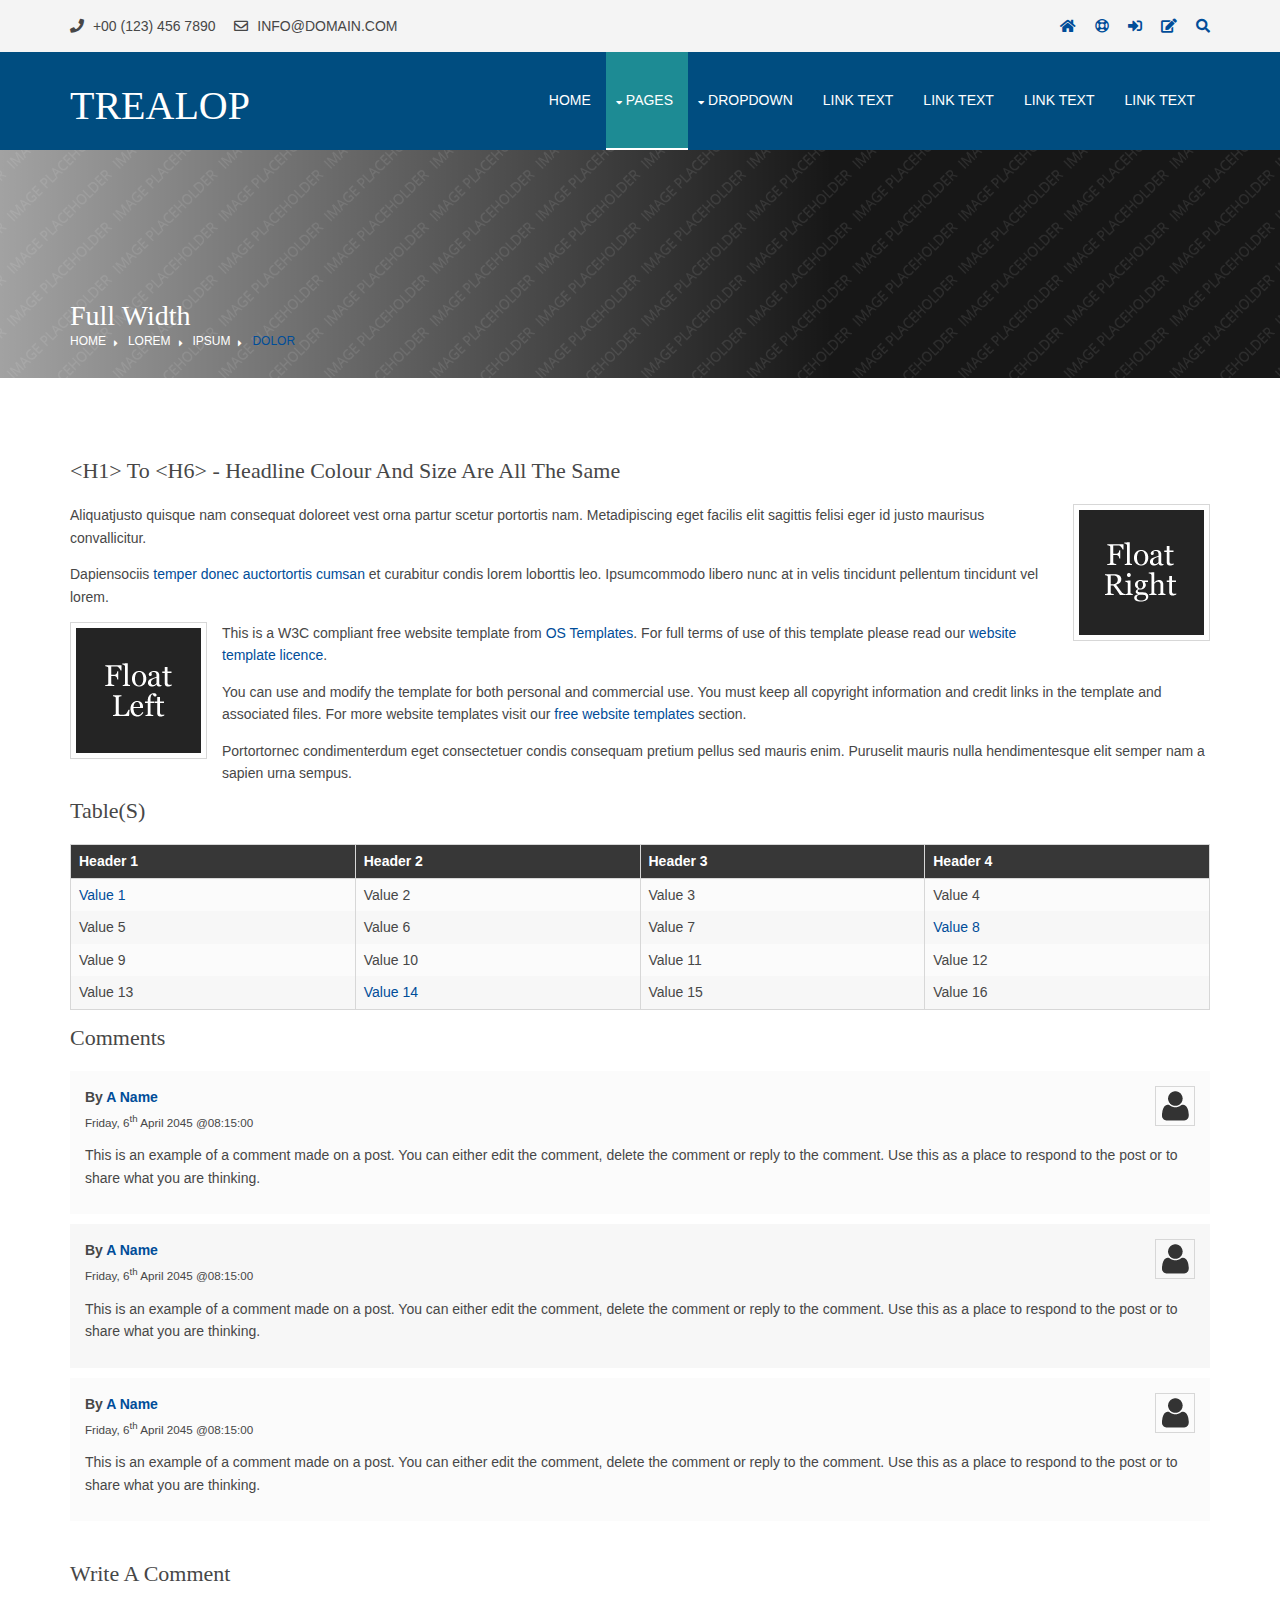
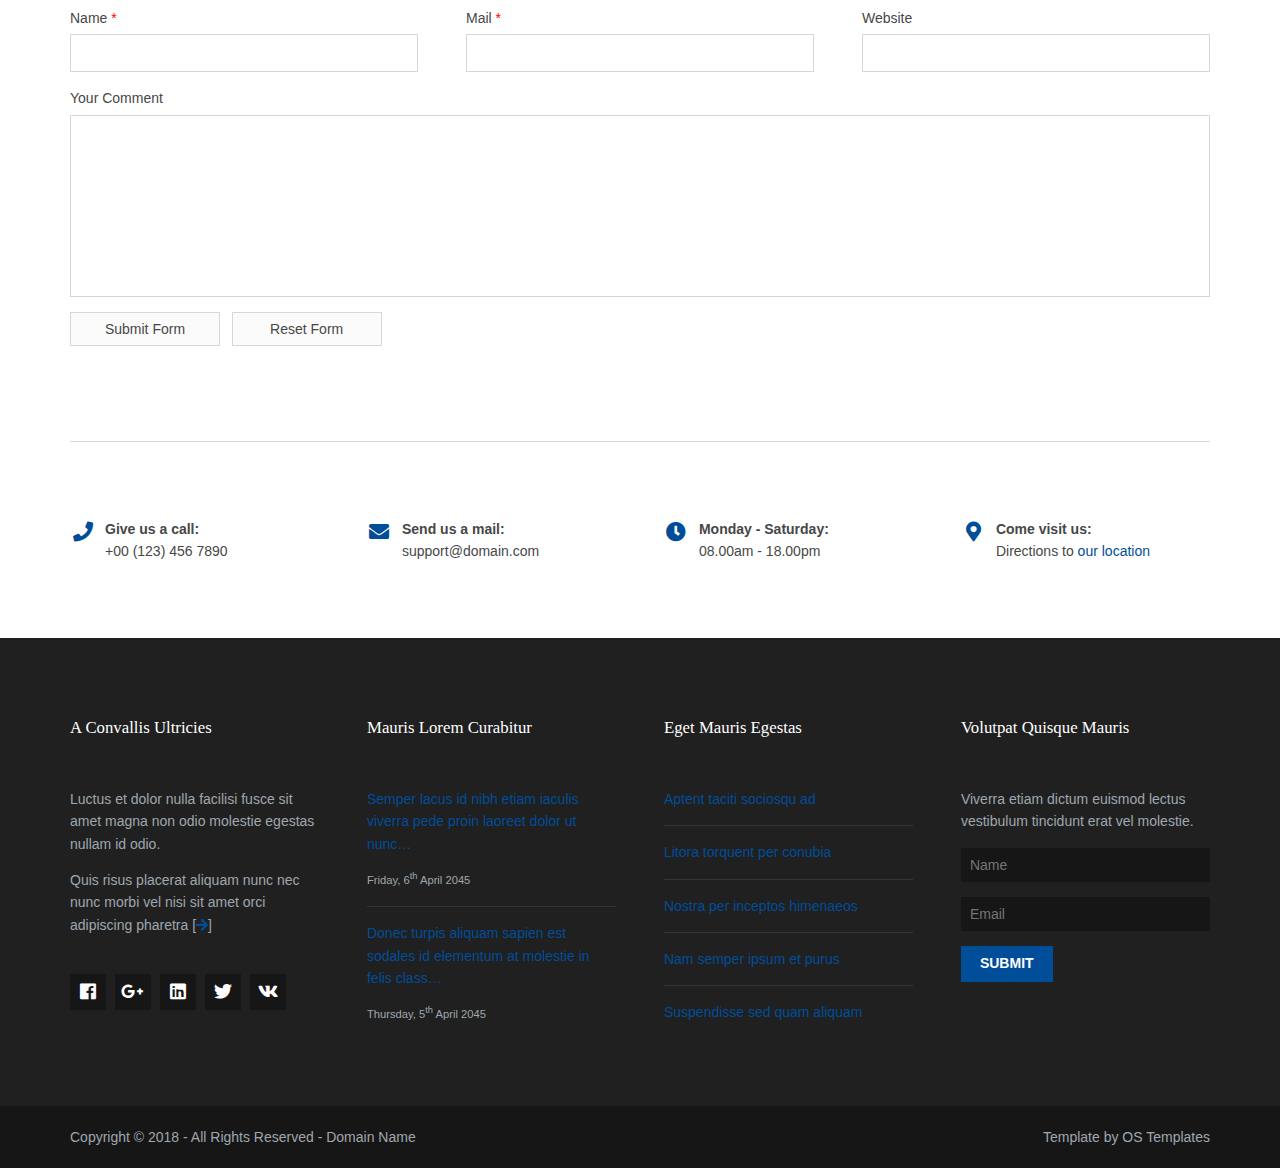
<file: static/pages/full-width.html>
<!DOCTYPE html>
<!--
Template Name: Trealop
Author: <a href="https://www.os-templates.com/">OS Templates</a>
Author URI: https://www.os-templates.com/
Copyright: OS-Templates.com
Licence: Free to use under our free template licence terms
Licence URI: https://www.os-templates.com/template-terms
-->
<html lang="">
<!-- To declare your language - read more here: https://www.w3.org/International/questions/qa-html-language-declarations -->
<head>
<title>Trealop | Pages | Full Width</title>
<meta charset="utf-8">
<meta name="viewport" content="width=device-width, initial-scale=1.0, maximum-scale=1.0, user-scalable=no">
<link href="../layout/styles/layout.css" rel="stylesheet" type="text/css" media="all">
</head>
<body id="top">
<!-- ################################################################################################ -->
<!-- ################################################################################################ -->
<!-- ################################################################################################ -->
<div class="wrapper row0">
  <div id="topbar" class="hoc clear">
    <div class="fl_left"> 
      <!-- ################################################################################################ -->
      <ul class="nospace">
        <li><i class="fas fa-phone rgtspace-5"></i> +00 (123) 456 7890</li>
        <li><i class="far fa-envelope rgtspace-5"></i> info@domain.com</li>
      </ul>
      <!-- ################################################################################################ -->
    </div>
    <div class="fl_right"> 
      <!-- ################################################################################################ -->
      <ul class="nospace">
        <li><a href="../index.html"><i class="fas fa-home"></i></a></li>
        <li><a href="#" title="Help Centre"><i class="far fa-life-ring"></i></a></li>
        <li><a href="#" title="Login"><i class="fas fa-sign-in-alt"></i></a></li>
        <li><a href="#" title="Sign Up"><i class="fas fa-edit"></i></a></li>
        <li id="searchform">
          <div>
            <form action="#" method="post">
              <fieldset>
                <legend>Quick Search:</legend>
                <input type="text" placeholder="Enter search term&hellip;">
                <button type="submit"><i class="fas fa-search"></i></button>
              </fieldset>
            </form>
          </div>
        </li>
      </ul>
      <!-- ################################################################################################ -->
    </div>
  </div>
</div>
<!-- ################################################################################################ -->
<!-- ################################################################################################ -->
<!-- ################################################################################################ -->
<div class="wrapper row1">
  <header id="header" class="hoc clear">
    <div id="logo" class="fl_left"> 
      <!-- ################################################################################################ -->
      <h1><a href="../index.html">Trealop</a></h1>
      <!-- ################################################################################################ -->
    </div>
    <nav id="mainav" class="fl_right"> 
      <!-- ################################################################################################ -->
      <ul class="clear">
        <li><a href="../index.html">Home</a></li>
        <li class="active"><a class="drop" href="#">Pages</a>
          <ul>
            <li><a href="gallery.html">Gallery</a></li>
            <li class="active"><a href="full-width.html">Full Width</a></li>
            <li><a href="sidebar-left.html">Sidebar Left</a></li>
            <li><a href="sidebar-right.html">Sidebar Right</a></li>
            <li><a href="basic-grid.html">Basic Grid</a></li>
            <li><a href="font-icons.html">Font Icons</a></li>
          </ul>
        </li>
        <li><a class="drop" href="#">Dropdown</a>
          <ul>
            <li><a href="#">Level 2</a></li>
            <li><a class="drop" href="#">Level 2 + Drop</a>
              <ul>
                <li><a href="#">Level 3</a></li>
                <li><a href="#">Level 3</a></li>
                <li><a href="#">Level 3</a></li>
              </ul>
            </li>
            <li><a href="#">Level 2</a></li>
          </ul>
        </li>
        <li><a href="#">Link Text</a></li>
        <li><a href="#">Link Text</a></li>
        <li><a href="#">Link Text</a></li>
        <li><a href="#">Link Text</a></li>
      </ul>
      <!-- ################################################################################################ -->
    </nav>
  </header>
</div>
<!-- ################################################################################################ -->
<!-- ################################################################################################ -->
<!-- ################################################################################################ -->
<div class="wrapper bgded overlay gradient" style="background-image:url('../images/demo/backgrounds/01.png');">
  <div id="breadcrumb" class="hoc clear"> 
    <!-- ################################################################################################ -->
    <h6 class="heading">Full Width</h6>
    <ul>
      <li><a href="#">Home</a></li>
      <li><a href="#">Lorem</a></li>
      <li><a href="#">Ipsum</a></li>
      <li><a href="#">Dolor</a></li>
    </ul>
    <!-- ################################################################################################ -->
  </div>
</div>
<!-- ################################################################################################ -->
<!-- ################################################################################################ -->
<!-- ################################################################################################ -->
<div class="wrapper row3">
  <main class="hoc container clear"> 
    <!-- main body -->
    <!-- ################################################################################################ -->
    <div class="content"> 
      <!-- ################################################################################################ -->
      <h1>&lt;h1&gt; to &lt;h6&gt; - Headline Colour and Size Are All The Same</h1>
      <img class="imgr borderedbox inspace-5" src="../images/demo/imgr.gif" alt="">
      <p>Aliquatjusto quisque nam consequat doloreet vest orna partur scetur portortis nam. Metadipiscing eget facilis elit sagittis felisi eger id justo maurisus convallicitur.</p>
      <p>Dapiensociis <a href="#">temper donec auctortortis cumsan</a> et curabitur condis lorem loborttis leo. Ipsumcommodo libero nunc at in velis tincidunt pellentum tincidunt vel lorem.</p>
      <img class="imgl borderedbox inspace-5" src="../images/demo/imgl.gif" alt="">
      <p>This is a W3C compliant free website template from <a href="https://www.os-templates.com/" title="Free Website Templates">OS Templates</a>. For full terms of use of this template please read our <a href="https://www.os-templates.com/template-terms">website template licence</a>.</p>
      <p>You can use and modify the template for both personal and commercial use. You must keep all copyright information and credit links in the template and associated files. For more website templates visit our <a href="https://www.os-templates.com/">free website templates</a> section.</p>
      <p>Portortornec condimenterdum eget consectetuer condis consequam pretium pellus sed mauris enim. Puruselit mauris nulla hendimentesque elit semper nam a sapien urna sempus.</p>
      <h1>Table(s)</h1>
      <div class="scrollable">
        <table>
          <thead>
            <tr>
              <th>Header 1</th>
              <th>Header 2</th>
              <th>Header 3</th>
              <th>Header 4</th>
            </tr>
          </thead>
          <tbody>
            <tr>
              <td><a href="#">Value 1</a></td>
              <td>Value 2</td>
              <td>Value 3</td>
              <td>Value 4</td>
            </tr>
            <tr>
              <td>Value 5</td>
              <td>Value 6</td>
              <td>Value 7</td>
              <td><a href="#">Value 8</a></td>
            </tr>
            <tr>
              <td>Value 9</td>
              <td>Value 10</td>
              <td>Value 11</td>
              <td>Value 12</td>
            </tr>
            <tr>
              <td>Value 13</td>
              <td><a href="#">Value 14</a></td>
              <td>Value 15</td>
              <td>Value 16</td>
            </tr>
          </tbody>
        </table>
      </div>
      <div id="comments">
        <h2>Comments</h2>
        <ul>
          <li>
            <article>
              <header>
                <figure class="avatar"><img src="../images/demo/avatar.png" alt=""></figure>
                <address>
                By <a href="#">A Name</a>
                </address>
                <time datetime="2045-04-06T08:15+00:00">Friday, 6<sup>th</sup> April 2045 @08:15:00</time>
              </header>
              <div class="comcont">
                <p>This is an example of a comment made on a post. You can either edit the comment, delete the comment or reply to the comment. Use this as a place to respond to the post or to share what you are thinking.</p>
              </div>
            </article>
          </li>
          <li>
            <article>
              <header>
                <figure class="avatar"><img src="../images/demo/avatar.png" alt=""></figure>
                <address>
                By <a href="#">A Name</a>
                </address>
                <time datetime="2045-04-06T08:15+00:00">Friday, 6<sup>th</sup> April 2045 @08:15:00</time>
              </header>
              <div class="comcont">
                <p>This is an example of a comment made on a post. You can either edit the comment, delete the comment or reply to the comment. Use this as a place to respond to the post or to share what you are thinking.</p>
              </div>
            </article>
          </li>
          <li>
            <article>
              <header>
                <figure class="avatar"><img src="../images/demo/avatar.png" alt=""></figure>
                <address>
                By <a href="#">A Name</a>
                </address>
                <time datetime="2045-04-06T08:15+00:00">Friday, 6<sup>th</sup> April 2045 @08:15:00</time>
              </header>
              <div class="comcont">
                <p>This is an example of a comment made on a post. You can either edit the comment, delete the comment or reply to the comment. Use this as a place to respond to the post or to share what you are thinking.</p>
              </div>
            </article>
          </li>
        </ul>
        <h2>Write A Comment</h2>
        <form action="#" method="post">
          <div class="one_third first">
            <label for="name">Name <span>*</span></label>
            <input type="text" name="name" id="name" value="" size="22" required>
          </div>
          <div class="one_third">
            <label for="email">Mail <span>*</span></label>
            <input type="email" name="email" id="email" value="" size="22" required>
          </div>
          <div class="one_third">
            <label for="url">Website</label>
            <input type="url" name="url" id="url" value="" size="22">
          </div>
          <div class="block clear">
            <label for="comment">Your Comment</label>
            <textarea name="comment" id="comment" cols="25" rows="10"></textarea>
          </div>
          <div>
            <input type="submit" name="submit" value="Submit Form">
            &nbsp;
            <input type="reset" name="reset" value="Reset Form">
          </div>
        </form>
      </div>
      <!-- ################################################################################################ -->
    </div>
    <!-- ################################################################################################ -->
    <!-- / main body -->
    <div class="clear"></div>
  </main>
</div>
<!-- ################################################################################################ -->
<!-- ################################################################################################ -->
<!-- ################################################################################################ -->
<div class="wrapper row3">
  <section id="cta" class="hoc container clear"> 
    <!-- ################################################################################################ -->
    <ul class="nospace clear">
      <li class="one_quarter first">
        <div class="block clear"><a href="#"><i class="fas fa-phone"></i></a> <span><strong>Give us a call:</strong> +00 (123) 456 7890</span></div>
      </li>
      <li class="one_quarter">
        <div class="block clear"><a href="#"><i class="fas fa-envelope"></i></a> <span><strong>Send us a mail:</strong> support@domain.com</span></div>
      </li>
      <li class="one_quarter">
        <div class="block clear"><a href="#"><i class="fas fa-clock"></i></a> <span><strong> Monday - Saturday:</strong> 08.00am - 18.00pm</span></div>
      </li>
      <li class="one_quarter">
        <div class="block clear"><a href="#"><i class="fas fa-map-marker-alt"></i></a> <span><strong>Come visit us:</strong> Directions to <a href="#">our location</a></span></div>
      </li>
    </ul>
    <!-- ################################################################################################ -->
  </section>
</div>
<!-- ################################################################################################ -->
<!-- ################################################################################################ -->
<!-- ################################################################################################ -->
<div class="wrapper row4">
  <footer id="footer" class="hoc clear"> 
    <!-- ################################################################################################ -->
    <div class="one_quarter first">
      <h6 class="heading">A convallis ultricies</h6>
      <p>Luctus et dolor nulla facilisi fusce sit amet magna non odio molestie egestas nullam id odio.</p>
      <p class="btmspace-30">Quis risus placerat aliquam nunc nec nunc morbi vel nisi sit amet orci adipiscing pharetra [<a href="#"><i class="fas fa-arrow-right"></i></a>]</p>
      <ul class="faico clear">
        <li><a class="faicon-facebook" href="#"><i class="fab fa-facebook"></i></a></li>
        <li><a class="faicon-google-plus" href="#"><i class="fab fa-google-plus-g"></i></a></li>
        <li><a class="faicon-linkedin" href="#"><i class="fab fa-linkedin"></i></a></li>
        <li><a class="faicon-twitter" href="#"><i class="fab fa-twitter"></i></a></li>
        <li><a class="faicon-vk" href="#"><i class="fab fa-vk"></i></a></li>
      </ul>
    </div>
    <div class="one_quarter">
      <h6 class="heading">Mauris lorem curabitur</h6>
      <ul class="nospace linklist">
        <li>
          <article>
            <p class="nospace btmspace-10"><a href="#">Semper lacus id nibh etiam iaculis viverra pede proin laoreet dolor ut nunc&hellip;</a></p>
            <time class="block font-xs" datetime="2045-04-06">Friday, 6<sup>th</sup> April 2045</time>
          </article>
        </li>
        <li>
          <article>
            <p class="nospace btmspace-10"><a href="#">Donec turpis aliquam sapien est sodales id elementum at molestie in felis class&hellip;</a></p>
            <time class="block font-xs" datetime="2045-04-05">Thursday, 5<sup>th</sup> April 2045</time>
          </article>
        </li>
      </ul>
    </div>
    <div class="one_quarter">
      <h6 class="heading">Eget mauris egestas</h6>
      <ul class="nospace linklist">
        <li><a href="#">Aptent taciti sociosqu ad</a></li>
        <li><a href="#">Litora torquent per conubia</a></li>
        <li><a href="#">Nostra per inceptos himenaeos</a></li>
        <li><a href="#">Nam semper ipsum et purus</a></li>
        <li><a href="#">Suspendisse sed quam aliquam</a></li>
      </ul>
    </div>
    <div class="one_quarter">
      <h6 class="heading">Volutpat quisque mauris</h6>
      <p class="nospace btmspace-15">Viverra etiam dictum euismod lectus vestibulum tincidunt erat vel molestie.</p>
      <form method="post" action="#">
        <fieldset>
          <legend>Newsletter:</legend>
          <input class="btmspace-15" type="text" value="" placeholder="Name">
          <input class="btmspace-15" type="text" value="" placeholder="Email">
          <button type="submit" value="submit">Submit</button>
        </fieldset>
      </form>
    </div>
    <!-- ################################################################################################ -->
  </footer>
</div>
<!-- ################################################################################################ -->
<!-- ################################################################################################ -->
<!-- ################################################################################################ -->
<div class="wrapper row5">
  <div id="copyright" class="hoc clear"> 
    <!-- ################################################################################################ -->
    <p class="fl_left">Copyright &copy; 2018 - All Rights Reserved - <a href="#">Domain Name</a></p>
    <p class="fl_right">Template by <a target="_blank" href="https://www.os-templates.com/" title="Free Website Templates">OS Templates</a></p>
    <!-- ################################################################################################ -->
  </div>
</div>
<!-- ################################################################################################ -->
<!-- ################################################################################################ -->
<!-- ################################################################################################ -->
<a id="backtotop" href="#top"><i class="fas fa-chevron-up"></i></a>
<!-- JAVASCRIPTS -->
<script src="../layout/scripts/jquery.min.js"></script>
<script src="../layout/scripts/jquery.backtotop.js"></script>
<script src="../layout/scripts/jquery.mobilemenu.js"></script>
</body>
</html>
</file>
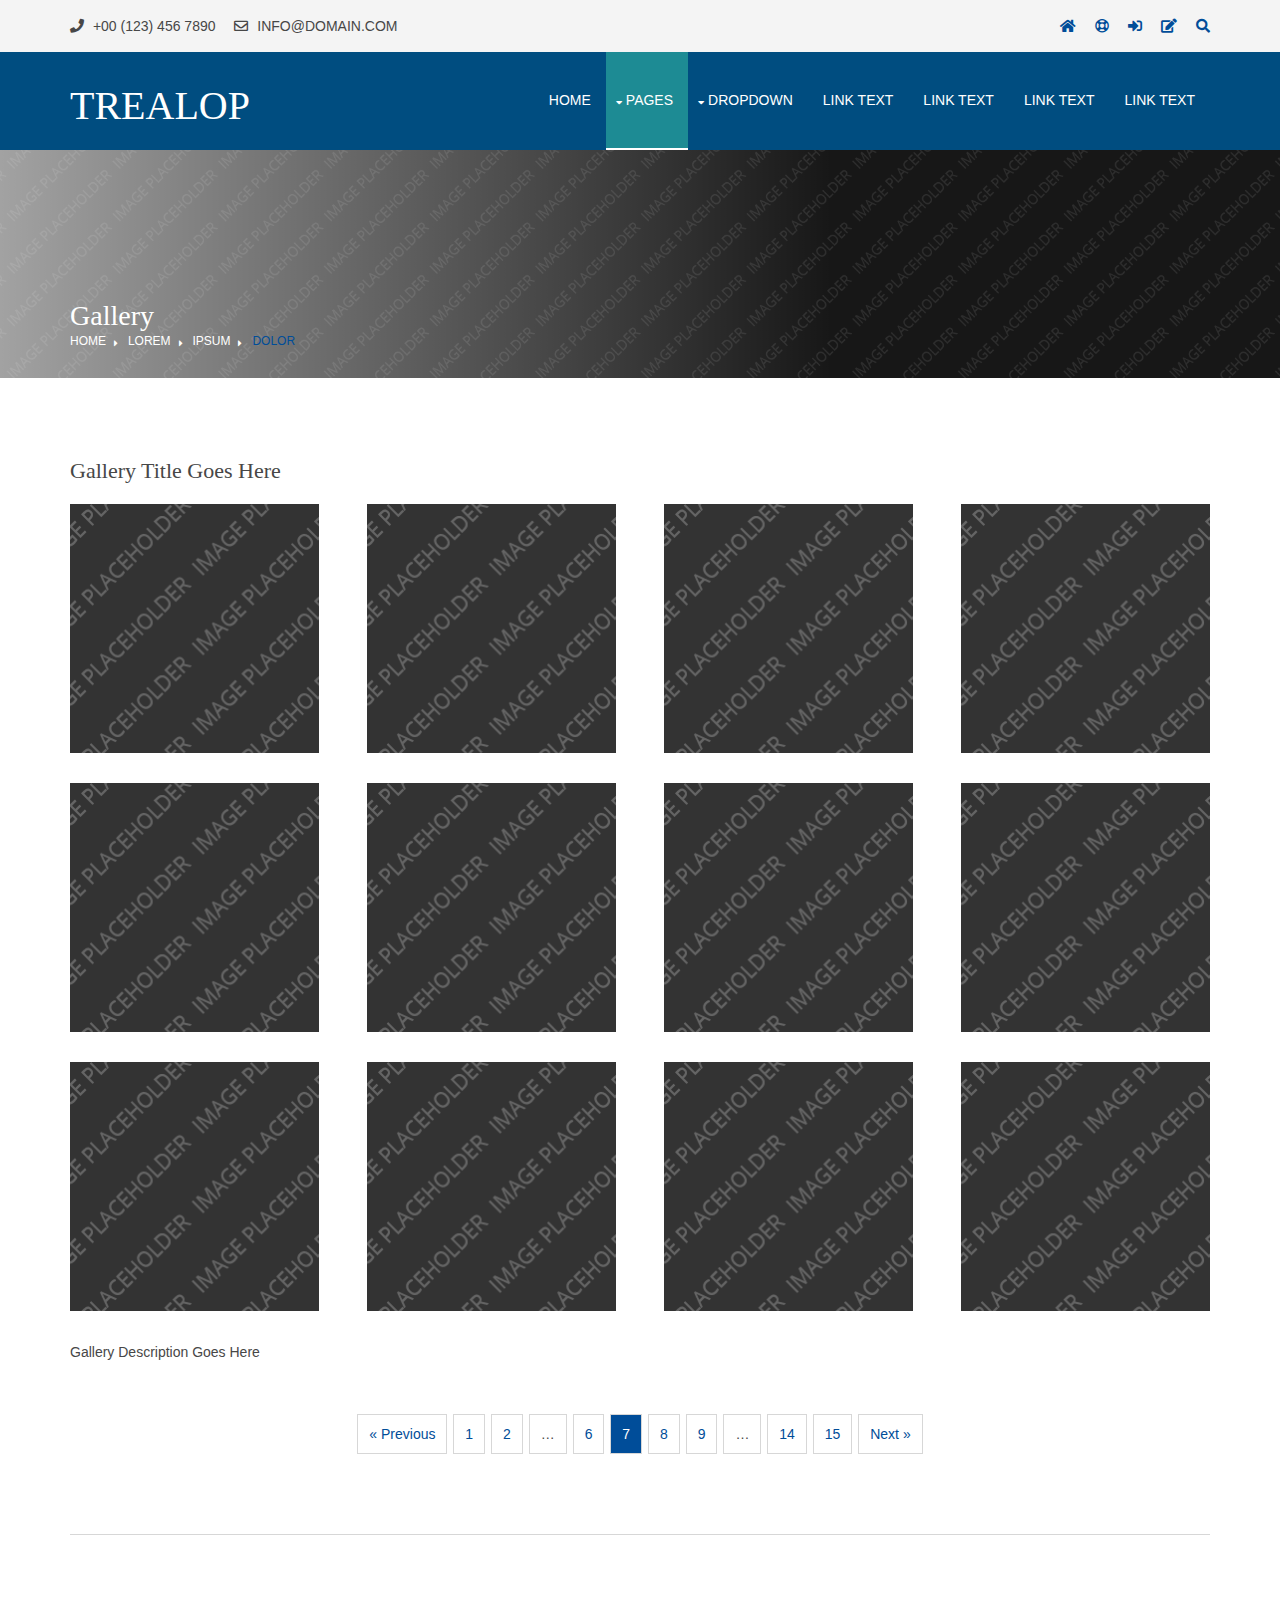
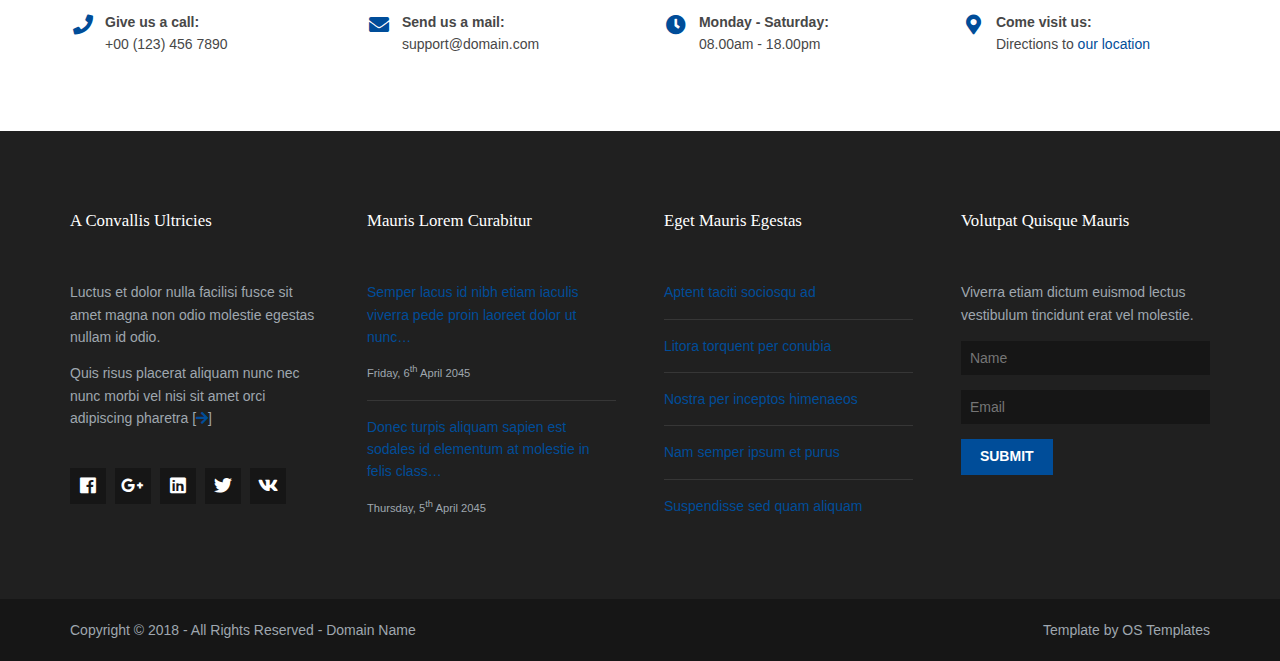
<file: static/pages/gallery.html>
<!DOCTYPE html>
<!--
Template Name: Trealop
Author: <a href="https://www.os-templates.com/">OS Templates</a>
Author URI: https://www.os-templates.com/
Copyright: OS-Templates.com
Licence: Free to use under our free template licence terms
Licence URI: https://www.os-templates.com/template-terms
-->
<html lang="">
<!-- To declare your language - read more here: https://www.w3.org/International/questions/qa-html-language-declarations -->
<head>
<title>Trealop | Pages | Gallery</title>
<meta charset="utf-8">
<meta name="viewport" content="width=device-width, initial-scale=1.0, maximum-scale=1.0, user-scalable=no">
<link href="../layout/styles/layout.css" rel="stylesheet" type="text/css" media="all">
</head>
<body id="top">
<!-- ################################################################################################ -->
<!-- ################################################################################################ -->
<!-- ################################################################################################ -->
<div class="wrapper row0">
  <div id="topbar" class="hoc clear">
    <div class="fl_left"> 
      <!-- ################################################################################################ -->
      <ul class="nospace">
        <li><i class="fas fa-phone rgtspace-5"></i> +00 (123) 456 7890</li>
        <li><i class="far fa-envelope rgtspace-5"></i> info@domain.com</li>
      </ul>
      <!-- ################################################################################################ -->
    </div>
    <div class="fl_right"> 
      <!-- ################################################################################################ -->
      <ul class="nospace">
        <li><a href="../index.html"><i class="fas fa-home"></i></a></li>
        <li><a href="#" title="Help Centre"><i class="far fa-life-ring"></i></a></li>
        <li><a href="#" title="Login"><i class="fas fa-sign-in-alt"></i></a></li>
        <li><a href="#" title="Sign Up"><i class="fas fa-edit"></i></a></li>
        <li id="searchform">
          <div>
            <form action="#" method="post">
              <fieldset>
                <legend>Quick Search:</legend>
                <input type="text" placeholder="Enter search term&hellip;">
                <button type="submit"><i class="fas fa-search"></i></button>
              </fieldset>
            </form>
          </div>
        </li>
      </ul>
      <!-- ################################################################################################ -->
    </div>
  </div>
</div>
<!-- ################################################################################################ -->
<!-- ################################################################################################ -->
<!-- ################################################################################################ -->
<div class="wrapper row1">
  <header id="header" class="hoc clear">
    <div id="logo" class="fl_left"> 
      <!-- ################################################################################################ -->
      <h1><a href="../index.html">Trealop</a></h1>
      <!-- ################################################################################################ -->
    </div>
    <nav id="mainav" class="fl_right"> 
      <!-- ################################################################################################ -->
      <ul class="clear">
        <li><a href="../index.html">Home</a></li>
        <li class="active"><a class="drop" href="#">Pages</a>
          <ul>
            <li class="active"><a href="gallery.html">Gallery</a></li>
            <li><a href="full-width.html">Full Width</a></li>
            <li><a href="sidebar-left.html">Sidebar Left</a></li>
            <li><a href="sidebar-right.html">Sidebar Right</a></li>
            <li><a href="basic-grid.html">Basic Grid</a></li>
            <li><a href="font-icons.html">Font Icons</a></li>
          </ul>
        </li>
        <li><a class="drop" href="#">Dropdown</a>
          <ul>
            <li><a href="#">Level 2</a></li>
            <li><a class="drop" href="#">Level 2 + Drop</a>
              <ul>
                <li><a href="#">Level 3</a></li>
                <li><a href="#">Level 3</a></li>
                <li><a href="#">Level 3</a></li>
              </ul>
            </li>
            <li><a href="#">Level 2</a></li>
          </ul>
        </li>
        <li><a href="#">Link Text</a></li>
        <li><a href="#">Link Text</a></li>
        <li><a href="#">Link Text</a></li>
        <li><a href="#">Link Text</a></li>
      </ul>
      <!-- ################################################################################################ -->
    </nav>
  </header>
</div>
<!-- ################################################################################################ -->
<!-- ################################################################################################ -->
<!-- ################################################################################################ -->
<div class="wrapper bgded overlay gradient" style="background-image:url('../images/demo/backgrounds/01.png');">
  <div id="breadcrumb" class="hoc clear"> 
    <!-- ################################################################################################ -->
    <h6 class="heading">Gallery</h6>
    <ul>
      <li><a href="#">Home</a></li>
      <li><a href="#">Lorem</a></li>
      <li><a href="#">Ipsum</a></li>
      <li><a href="#">Dolor</a></li>
    </ul>
    <!-- ################################################################################################ -->
  </div>
</div>
<!-- ################################################################################################ -->
<!-- ################################################################################################ -->
<!-- ################################################################################################ -->
<div class="wrapper row3">
  <main class="hoc container clear"> 
    <!-- main body -->
    <!-- ################################################################################################ -->
    <div class="content"> 
      <!-- ################################################################################################ -->
      <div id="gallery">
        <figure>
          <header class="heading">Gallery Title Goes Here</header>
          <ul class="nospace clear">
            <li class="one_quarter first"><a href="#"><img src="../images/demo/gallery/01.png" alt=""></a></li>
            <li class="one_quarter"><a href="#"><img src="../images/demo/gallery/01.png" alt=""></a></li>
            <li class="one_quarter"><a href="#"><img src="../images/demo/gallery/01.png" alt=""></a></li>
            <li class="one_quarter"><a href="#"><img src="../images/demo/gallery/01.png" alt=""></a></li>
            <li class="one_quarter first"><a href="#"><img src="../images/demo/gallery/01.png" alt=""></a></li>
            <li class="one_quarter"><a href="#"><img src="../images/demo/gallery/01.png" alt=""></a></li>
            <li class="one_quarter"><a href="#"><img src="../images/demo/gallery/01.png" alt=""></a></li>
            <li class="one_quarter"><a href="#"><img src="../images/demo/gallery/01.png" alt=""></a></li>
            <li class="one_quarter first"><a href="#"><img src="../images/demo/gallery/01.png" alt=""></a></li>
            <li class="one_quarter"><a href="#"><img src="../images/demo/gallery/01.png" alt=""></a></li>
            <li class="one_quarter"><a href="#"><img src="../images/demo/gallery/01.png" alt=""></a></li>
            <li class="one_quarter"><a href="#"><img src="../images/demo/gallery/01.png" alt=""></a></li>
          </ul>
          <figcaption>Gallery Description Goes Here</figcaption>
        </figure>
      </div>
      <!-- ################################################################################################ -->
      <!-- ################################################################################################ -->
      <nav class="pagination">
        <ul>
          <li><a href="#">&laquo; Previous</a></li>
          <li><a href="#">1</a></li>
          <li><a href="#">2</a></li>
          <li><strong>&hellip;</strong></li>
          <li><a href="#">6</a></li>
          <li class="current"><strong>7</strong></li>
          <li><a href="#">8</a></li>
          <li><a href="#">9</a></li>
          <li><strong>&hellip;</strong></li>
          <li><a href="#">14</a></li>
          <li><a href="#">15</a></li>
          <li><a href="#">Next &raquo;</a></li>
        </ul>
      </nav>
      <!-- ################################################################################################ -->
    </div>
    <!-- ################################################################################################ -->
    <!-- / main body -->
    <div class="clear"></div>
  </main>
</div>
<!-- ################################################################################################ -->
<!-- ################################################################################################ -->
<!-- ################################################################################################ -->
<div class="wrapper row3">
  <section id="cta" class="hoc container clear"> 
    <!-- ################################################################################################ -->
    <ul class="nospace clear">
      <li class="one_quarter first">
        <div class="block clear"><a href="#"><i class="fas fa-phone"></i></a> <span><strong>Give us a call:</strong> +00 (123) 456 7890</span></div>
      </li>
      <li class="one_quarter">
        <div class="block clear"><a href="#"><i class="fas fa-envelope"></i></a> <span><strong>Send us a mail:</strong> support@domain.com</span></div>
      </li>
      <li class="one_quarter">
        <div class="block clear"><a href="#"><i class="fas fa-clock"></i></a> <span><strong> Monday - Saturday:</strong> 08.00am - 18.00pm</span></div>
      </li>
      <li class="one_quarter">
        <div class="block clear"><a href="#"><i class="fas fa-map-marker-alt"></i></a> <span><strong>Come visit us:</strong> Directions to <a href="#">our location</a></span></div>
      </li>
    </ul>
    <!-- ################################################################################################ -->
  </section>
</div>
<!-- ################################################################################################ -->
<!-- ################################################################################################ -->
<!-- ################################################################################################ -->
<div class="wrapper row4">
  <footer id="footer" class="hoc clear"> 
    <!-- ################################################################################################ -->
    <div class="one_quarter first">
      <h6 class="heading">A convallis ultricies</h6>
      <p>Luctus et dolor nulla facilisi fusce sit amet magna non odio molestie egestas nullam id odio.</p>
      <p class="btmspace-30">Quis risus placerat aliquam nunc nec nunc morbi vel nisi sit amet orci adipiscing pharetra [<a href="#"><i class="fas fa-arrow-right"></i></a>]</p>
      <ul class="faico clear">
        <li><a class="faicon-facebook" href="#"><i class="fab fa-facebook"></i></a></li>
        <li><a class="faicon-google-plus" href="#"><i class="fab fa-google-plus-g"></i></a></li>
        <li><a class="faicon-linkedin" href="#"><i class="fab fa-linkedin"></i></a></li>
        <li><a class="faicon-twitter" href="#"><i class="fab fa-twitter"></i></a></li>
        <li><a class="faicon-vk" href="#"><i class="fab fa-vk"></i></a></li>
      </ul>
    </div>
    <div class="one_quarter">
      <h6 class="heading">Mauris lorem curabitur</h6>
      <ul class="nospace linklist">
        <li>
          <article>
            <p class="nospace btmspace-10"><a href="#">Semper lacus id nibh etiam iaculis viverra pede proin laoreet dolor ut nunc&hellip;</a></p>
            <time class="block font-xs" datetime="2045-04-06">Friday, 6<sup>th</sup> April 2045</time>
          </article>
        </li>
        <li>
          <article>
            <p class="nospace btmspace-10"><a href="#">Donec turpis aliquam sapien est sodales id elementum at molestie in felis class&hellip;</a></p>
            <time class="block font-xs" datetime="2045-04-05">Thursday, 5<sup>th</sup> April 2045</time>
          </article>
        </li>
      </ul>
    </div>
    <div class="one_quarter">
      <h6 class="heading">Eget mauris egestas</h6>
      <ul class="nospace linklist">
        <li><a href="#">Aptent taciti sociosqu ad</a></li>
        <li><a href="#">Litora torquent per conubia</a></li>
        <li><a href="#">Nostra per inceptos himenaeos</a></li>
        <li><a href="#">Nam semper ipsum et purus</a></li>
        <li><a href="#">Suspendisse sed quam aliquam</a></li>
      </ul>
    </div>
    <div class="one_quarter">
      <h6 class="heading">Volutpat quisque mauris</h6>
      <p class="nospace btmspace-15">Viverra etiam dictum euismod lectus vestibulum tincidunt erat vel molestie.</p>
      <form method="post" action="#">
        <fieldset>
          <legend>Newsletter:</legend>
          <input class="btmspace-15" type="text" value="" placeholder="Name">
          <input class="btmspace-15" type="text" value="" placeholder="Email">
          <button type="submit" value="submit">Submit</button>
        </fieldset>
      </form>
    </div>
    <!-- ################################################################################################ -->
  </footer>
</div>
<!-- ################################################################################################ -->
<!-- ################################################################################################ -->
<!-- ################################################################################################ -->
<div class="wrapper row5">
  <div id="copyright" class="hoc clear"> 
    <!-- ################################################################################################ -->
    <p class="fl_left">Copyright &copy; 2018 - All Rights Reserved - <a href="#">Domain Name</a></p>
    <p class="fl_right">Template by <a target="_blank" href="https://www.os-templates.com/" title="Free Website Templates">OS Templates</a></p>
    <!-- ################################################################################################ -->
  </div>
</div>
<!-- ################################################################################################ -->
<!-- ################################################################################################ -->
<!-- ################################################################################################ -->
<a id="backtotop" href="#top"><i class="fas fa-chevron-up"></i></a>
<!-- JAVASCRIPTS -->
<script src="../layout/scripts/jquery.min.js"></script>
<script src="../layout/scripts/jquery.backtotop.js"></script>
<script src="../layout/scripts/jquery.mobilemenu.js"></script>
</body>
</html>
</file>
<file: static/layout/styles/layout.css>
@charset "utf-8";
/*
Template Name: Trealop
Author: <a href="https://www.os-templates.com/">OS Templates</a>
Author URI: https://www.os-templates.com/
Copyright: OS-Templates.com
Licence: Free to use under our free template licence terms
Licence URI: https://www.os-templates.com/template-terms
File: Layout CSS
*/

@import url("fontawesome-free/css/fontawesome-all.min.css");
@import url("framework.css");

/* Rows
--------------------------------------------------------------------------------------------------------------- */
.row0, .row0 a{}
.row1{border-bottom:2px solid;}
.row2, .row2 a{}
.row3, .row3 a{}
.row4, .row4 a{}
.row5, .row5 a{}


/* Top Bar
--------------------------------------------------------------------------------------------------------------- */
#topbar{padding:15px 0; text-transform:uppercase;}

#topbar ul li{display:inline-block; margin-right:15px;}
#topbar ul li:last-child{margin-right:0; padding-right:0; border-right:none;}
#topbar i{line-height:normal;}

/* Search Form */
#topbar #searchform{position:relative; line-height:1; z-index:9999;}
#topbar #searchform::after{display:block; height:18px; line-height:18px; padding:0; font-family:"Font Awesome\ 5 Free"; font-weight:900; content:"\f002"/* fa-search */;}
#topbar #searchform:hover::after, #topbar #searchform button{cursor:pointer;}
#topbar #searchform > div{position:absolute; top:18px; right:0; width:280px; visibility:hidden; opacity:0/* Required for transition effect */;}
#topbar #searchform:hover > div{visibility:visible; opacity:1/* Required for transition effect */;}
#topbar #searchform form{display:block; position:relative;}
#topbar #searchform form *{border:none;}
#topbar #searchform input{display:block; width:100%; height:36px; padding:8px 40px 8px 10px; font-size:1rem;}
#topbar #searchform ::placeholder{text-transform:capitalize;}
#topbar #searchform button{display:block; position:absolute; top:3px; right:2px; height:30px; font-size:16px; line-height:1;}


/* Header
--------------------------------------------------------------------------------------------------------------- */
#header{}

#header #logo{margin:30px 0 0 0;}
#header #logo h1{margin:0; padding:0; font-size:40px; text-transform:uppercase;}


/* Page Intro
--------------------------------------------------------------------------------------------------------------- */
#pageintro{padding:180px 0;}

#pageintro article{display:inline-block; max-width:75%;}
#pageintro .heading{margin-bottom:20px; font-size:4rem;}
#pageintro p:first-of-type{margin:0 0 20px 0; text-transform:uppercase; font-size:1.6rem; letter-spacing:5px;}
#pageintro footer{margin-top:50px;}


/* Content Area
--------------------------------------------------------------------------------------------------------------- */
.container{padding:80px 0;}

/* Content */
.container .content{}

.sectiontitle{display:block; max-width:55%; margin:0 auto 80px; text-align:center;}
.sectiontitle *{margin:0;}

/* Prices */
.prices{}
.prices li{margin-bottom:50px;}/* Default 30px, but must compensate for the 20px negative footer margin */
.prices li:nth-last-child(-n+3){margin-bottom:0;}/* Removes bottom margin from the last three items - margin is restored in the media queries when items stack */
.prices li:nth-child(3n+1){margin-left:0; clear:left;}/* Removes the need to add class="first" */
.prices li article{display:block; position:relative; padding:40px 25px; border:1px solid; text-align:center;}/* Uses the one_third width in pixels */
.prices li article *{margin:0 0 30px 0;}
.prices li article i{display:inline-block; font-size:80px;}
.prices li article .heading{text-transform:uppercase;}
.prices li article p{}
.prices li article p:last-of-type{display:inline-block; position:relative; padding-left:18px; font-weight:400;}
.prices li article p:last-of-type *{margin:0; line-height:1;}
.prices li article p:last-of-type sup{position:absolute; top:3px; left:0; font-size:1.2rem;}
.prices li article p:last-of-type strong{margin-right:5px; font-size:50px;}
.prices li article p:last-of-type em{font-style:normal;}
.prices li article footer{margin:0 0 -60px 0; padding:0;}
.prices li article footer a{margin-bottom:0;}

/* Testimonial */
.testimonial{}
.testimonial article{max-width:65%; margin:0 auto; text-align:center;}
.testimonial article *{margin:0; padding:0;}
.testimonial article img{margin-bottom:20px; border-radius:50%;}
.testimonial article blockquote{margin-bottom:20px;}
.testimonial article .heading{}
.testimonial article em{display:block; margin-top:-5px; font-size:.8rem; font-style:normal;}

/* Comments */
#comments ul{margin:0 0 40px 0; padding:0; list-style:none;}
#comments li{margin:0 0 10px 0; padding:15px;}
#comments .avatar{float:right; margin:0 0 10px 10px; padding:3px; border:1px solid;}
#comments address{font-weight:bold;}
#comments time{font-size:smaller;}
#comments .comcont{display:block; margin:0; padding:0;}
#comments .comcont p{margin:10px 5px 10px 0; padding:0;}

#comments form{display:block; width:100%;}
#comments input, #comments textarea{width:100%; padding:10px; border:1px solid;}
#comments textarea{overflow:auto;}
#comments div{margin-bottom:15px;}
#comments input[type="submit"], #comments input[type="reset"]{display:inline-block; width:auto; min-width:150px; margin:0; padding:8px 5px; cursor:pointer;}

/* Sidebar */
.container .sidebar{}

.sidebar .sdb_holder{margin-bottom:50px;}
.sidebar .sdb_holder:last-child{margin-bottom:0;}


/* Click to Action
--------------------------------------------------------------------------------------------------------------- */
.cta{padding:50px 0;}
.cta > :first-child{margin-top:10px;}
.cta > :last-child{margin-bottom:0;}/* Used when elements stack in smaller viewports */

.cta footer{text-align:center;}
.cta footer a{display:block;}


/* Introblocks
--------------------------------------------------------------------------------------------------------------- */
#introblocks{}

#introblocks > li:last-child{margin-bottom:0;}/* Used when elements stack in small viewports */
#introblocks article{display:block; padding:40px 20px; border:1px solid; text-align:center;}
#introblocks article *{margin:0 0 25px 0;}
#introblocks article .btn{margin:10px 0 0 0;}
#introblocks article > :last-child{margin-bottom:0;}
#introblocks article i{display:inline-block; font-size:66px;}


/* Latest
--------------------------------------------------------------------------------------------------------------- */
#latest{}

#latest ul{margin-bottom:80px;}
#latest ul li{margin-bottom:30px;}
#latest ul li:nth-last-child(-n+3){margin-bottom:0;}/* Removes bottom margin from the last three items - margin is restored in the media queries when items stack */
#latest ul li:nth-child(3n+1){margin-left:0; clear:left;}/* Removes the need to add class="first" */
#latest ul li figure{position:relative; max-width:348px;}/* Uses the one_third width in pixels */
#latest ul li figure figcaption{display:block; text-align:center; padding:15px 0 0 0; font-weight:700; text-transform:uppercase;}
#latest ul li figure figcaption *{margin:0;}


/* CTA - Click to Action
--------------------------------------------------------------------------------------------------------------- */
#cta{border-top:1px solid;}

#cta ul{}
#cta ul li{}
#cta ul li div{position:relative; min-height:30px; padding:0 0 0 35px; line-height:1;}
#cta ul li div i{position:absolute; top:0; left:0; width:25px; height:23px; font-size:20px; text-align:center;}
#cta ul li div span{display:block;}
#cta ul li div strong{display:block; margin:0 0 8px 0;}


/* Footer
--------------------------------------------------------------------------------------------------------------- */
#footer{padding:80px 0;}

#footer .heading{margin-bottom:50px; font-size:1.2rem;}

#footer .linklist li{display:block; margin-bottom:15px; padding:0 0 15px 0; border-bottom:1px solid;}
#footer .linklist li:last-child{margin:0; padding:0; border:none;}
#footer .linklist li::before, #footer .linklist li::after{display:table; content:"";}
#footer .linklist li, #footer .linklist li::after{clear:both;}

#footer input, #footer button{border:1px solid;}
#footer input{display:block; width:100%; padding:8px;}
#footer button{padding:8px 18px 10px; text-transform:uppercase; font-weight:700; cursor:pointer;}

/* Copyright
--------------------------------------------------------------------------------------------------------------- */
#copyright{padding:20px 0;}
#copyright *{margin:0; padding:0;}


/* Transition Fade
This gives a smooth transition to "ALL" elements used in the layout - other than the navigation form used in mobile devices
If you don't want it to fade all elements, you have to list the ones you want to be faded individually
Delete it completely to stop fading
--------------------------------------------------------------------------------------------------------------- */
*, *::before, *::after{transition:all .3s ease-in-out;}
#mainav form *{transition:none !important;}


/* ------------------------------------------------------------------------------------------------------------ */
/* ------------------------------------------------------------------------------------------------------------ */
/* ------------------------------------------------------------------------------------------------------------ */
/* ------------------------------------------------------------------------------------------------------------ */
/* ------------------------------------------------------------------------------------------------------------ */


/* Navigation
--------------------------------------------------------------------------------------------------------------- */
nav ul, nav ol{margin:0; padding:0; list-style:none;}

#mainav, #breadcrumb, .sidebar nav{line-height:normal;}
#mainav .drop::after, #mainav li li .drop::after, #breadcrumb li a::after, .sidebar nav a::after{position:absolute; font-family:"Font Awesome\ 5 Free"; font-weight:900; font-size:10px; line-height:10px;}

/* Top Navigation */
#mainav{position:relative; margin-bottom:-2px; z-index:999;}
#mainav ul{text-transform:uppercase;}
#mainav ul ul{position:absolute; width:180px; text-transform:none;}
#mainav ul ul ul{left:180px; top:0;}
#mainav li{display:block; position:relative; float:left; margin:0; padding:0;}
#mainav li:last-child{margin-right:0;}
#mainav li li{width:100%; margin:0;}
#mainav li a{display:block; padding:40px 15px; border-bottom:2px solid;}
#mainav li li a{border-width:0 0 1px 0;}
#mainav .drop{padding-left:20px;}
#mainav li li a, #mainav li li .drop{display:block; margin:0; padding:10px 15px;}
#mainav .drop::after, #mainav li li .drop::after{content:"\f0d7";}
#mainav .drop::after{top:45px; left:10px;}
#mainav li li .drop::after{top:15px; left:5px;}
#mainav ul ul{visibility:hidden; opacity:0;}
#mainav ul li:hover > ul{visibility:visible; opacity:1;}

#mainav form{display:none; width:100%; margin:0; padding:0;}
#mainav form select, #mainav form select option{display:block; cursor:pointer; outline:none;}
#mainav form select{width:100%; padding:5px; border:none;}
#mainav form select option{margin:5px; padding:0; border:none;}

/* Breadcrumb */
#breadcrumb{padding:150px 0 30px;}
#breadcrumb ul{margin:0; padding:0; list-style:none; text-transform:uppercase;}
#breadcrumb li{display:inline-block; margin:0 6px 0 0; padding:0;}
#breadcrumb li a{display:block; position:relative; margin:0; padding:0 12px 0 0; font-size:12px;}
#breadcrumb li a::after{top:4px; right:0; content:"\f0da";}
#breadcrumb li:last-child a{margin:0; padding:0;}
#breadcrumb li:last-child a::after{display:none;}
#breadcrumb .heading{margin:0; font-size:2rem;}

/* Sidebar Navigation */
.sidebar nav{display:block; width:100%;}
.sidebar nav li{margin:0 0 3px 0; padding:0;}
.sidebar nav a{display:block; position:relative; margin:0; padding:5px 10px 5px 15px; text-decoration:none; border:solid; border-width:0 0 1px 0;}
.sidebar nav a::after{top:10px; left:5px; content:"\f0da";}
.sidebar nav ul ul a{padding-left:35px;}
.sidebar nav ul ul a::after{left:25px;}
.sidebar nav ul ul ul a{padding-left:55px;}
.sidebar nav ul ul ul a::after{left:45px;}

/* Pagination */
.pagination{display:block; width:100%; text-align:center; clear:both;}
.pagination li{display:inline-block; margin:0 2px 0 0;}
.pagination li:last-child{margin-right:0;}
.pagination a, .pagination strong{display:block; padding:8px 11px; border:1px solid; background-clip:padding-box; font-weight:normal;}

/* Back to Top */
#backtotop{z-index:999; display:inline-block; position:fixed; visibility:hidden; bottom:20px; right:20px; width:36px; height:36px; line-height:36px; font-size:16px; text-align:center; opacity:.2;}
#backtotop i{display:block; width:100%; height:100%; line-height:inherit;}
#backtotop.visible{visibility:visible; opacity:.5;}
#backtotop:hover{opacity:1;}


/* Tables
--------------------------------------------------------------------------------------------------------------- */
table, th, td{border:1px solid; border-collapse:collapse; vertical-align:top;}
table, th{table-layout:auto;}
table{width:100%; margin-bottom:15px;}
th, td{padding:5px 8px;}
td{border-width:0 1px;}


/* Gallery
--------------------------------------------------------------------------------------------------------------- */
#gallery{display:block; width:100%; margin-bottom:50px;}
#gallery figure figcaption{display:block; width:100%; clear:both;}
#gallery li{margin-bottom:30px;}


/* Font Awesome Social Icons
--------------------------------------------------------------------------------------------------------------- */
.faico{margin:0; padding:0; list-style:none;}
.faico li{display:inline-block; margin:8px 5px 0 0; padding:0; line-height:normal;}
.faico li:last-child{margin-right:0;}
.faico a{display:inline-block; width:36px; height:36px; line-height:36px; font-size:18px; text-align:center;}

.faico a{color:#FFFFFF; background-color:#161616;}
.faico a:hover{}

.faicon-dribble:hover{background-color:#EA4C89;}
.faicon-facebook:hover{background-color:#3B5998;}
.faicon-google-plus:hover{background-color:#DB4A39;}
.faicon-linkedin:hover{background-color:#0E76A8;}
.faicon-twitter:hover{background-color:#00ACEE;}
.faicon-vk:hover{background-color:#4E658E;}


/* ------------------------------------------------------------------------------------------------------------ */
/* ------------------------------------------------------------------------------------------------------------ */
/* ------------------------------------------------------------------------------------------------------------ */
/* ------------------------------------------------------------------------------------------------------------ */
/* ------------------------------------------------------------------------------------------------------------ */


/* Colours
--------------------------------------------------------------------------------------------------------------- */
body{color:#474747; background-color:#FFFFFF;}
a{color:#004d99;}
a:active, a:focus{background:transparent;}/* IE10 + 11 Bugfix - prevents grey background */
hr, .borderedbox{border-color:#D7D7D7;}
label span{color:#FF0000; background-color:inherit;}
input:focus, textarea:focus, *:required:focus{border-color:#004d99;}

.overlay{color:#FFFFFF; background-color:inherit;}
.overlay::after{color:inherit; background-color:rgba(0,0,0,.55);}
.overlay.gradient::before{background:linear-gradient(90deg,rgba(255,255,255,.6) 0%,transparent 100%);}
.overlay.light{color:#474747;}
.overlay.light::after{background-color:rgba(255,255,255,.7);}

.btn, .btn.inverse:hover{color:#FFFFFF; background-color:#004d99; border-color:#004d99;}
.btn:hover, .btn.inverse{color:inherit; background-color:transparent; border-color:inherit;}

.imgover:hover::before{background:rgba(255,255,255,.7);}
.imgover, .imgover:hover::after{color:#004d99;}


/* Rows */
.row0{color:#474747; background-color:#F4F4F4;}
.row1{color:#FFFFFF; background-color:#004d80; border-color:#004d80;}
.row2{color:#474747; background-color:#F4F4F4;}
.row3{color:#474747; background-color:#FFFFFF;}
.row4{color:#9FA7AF; background-color:#202020;}
.row5, .row5 a{color:#9FA7AF; background-color:#161616;}

.coloured{color:#FFFFFF; background-color:#80bfff;}


/* Top Bar */
#topbar #searchform{color:#004d99;}
#topbar #searchform:hover{}
#topbar #searchform input{color:#FFFFFF; background:#1D8B94;}
#topbar #searchform button{color:#FFFFFF; background:transparent;}


/* Header */
#header #logo h1 a{color:inherit;}


/* Page Intro */
#pageintro{color:#FFFFFF;}


/* Content Area */
.prices li article{background-color:#FFFFFF; border-color:rgba(0,0,0,.1);}
.prices li article:hover, .prices li article:hover .btn, .prices .btn:hover{color:inherit; background-color:#FFFFFF; border-color:#004d99;}
.prices li article p:last-of-type strong{color:#1D8B94;}

.red{color:#B12E52;}
.green{color:#00B900}
.blue{color:#359AFF}


/* Introblocks */
#introblocks article{border-color:rgba(0,0,0,.1);}
#introblocks article:hover{background-color:rgba(0,0,0,.02); border-color:#004d99;}


/* CTA - Click to Action */
#cta{border-color:#D7D7D7;}


/* Footer */
#footer .heading{color:#FFFFFF;}
#footer hr, #footer .borderedbox, #footer .linklist li{border-color:rgba(255,255,255,.1);}

#footer input, #footer button{border-color:transparent;}
#footer input{color:#9FA7AF; background-color:#161616;}
#footer input:focus{border-color:#004d99;}
#footer button{color:#FFFFFF; background-color:#004d99;}


/* Navigation */
#mainav{}
#mainav li a{color:inherit; border-color:transparent;}
#mainav .active a, #mainav a:hover, #mainav li:hover > a{color:#FFFFFF; background-color:#1D8B94; border-color:#FFFFFF;}
#mainav li li a, #mainav .active li a{color:#FFFFFF; background-color:rgba(83,211,222,.5);/* #004d99 */ border-color:rgba(0,0,0,.6);}
#mainav li li:hover > a, #mainav .active .active > a{color:#FFFFFF; background-color:#1D8B94; border-color:rgba(0,0,0,.6);}
#mainav form select{color:#474747; background-color:#FFFFFF;}

#breadcrumb a{color:inherit; background-color:inherit;}
#breadcrumb li:last-child a{color:#004d99;}

.container .sidebar nav a{color:inherit; border-color:#D7D7D7;}
.container .sidebar nav a:hover{color:#004d99;}

.pagination a, .pagination strong{border-color:#D7D7D7;}
.pagination .current *{color:#FFFFFF; background-color:#004d99;}

#backtotop{color:#FFFFFF; background-color:#004d99;}


/* Tables + Comments */
table, th, td, #comments .avatar, #comments input, #comments textarea{border-color:#D7D7D7;}
#comments input:focus, #comments textarea:focus, #comments *:required:focus{border-color:#004d99;}
th{color:#FFFFFF; background-color:#373737;}
tr, #comments li, #comments input[type="submit"], #comments input[type="reset"]{color:inherit; background-color:#FBFBFB;}
tr:nth-child(even), #comments li:nth-child(even){color:inherit; background-color:#F7F7F7;}
table a, #comments a{background-color:inherit;}


/* ------------------------------------------------------------------------------------------------------------ */
/* ------------------------------------------------------------------------------------------------------------ */
/* ------------------------------------------------------------------------------------------------------------ */
/* ------------------------------------------------------------------------------------------------------------ */
/* ------------------------------------------------------------------------------------------------------------ */


/* Media Queries
--------------------------------------------------------------------------------------------------------------- */
@-ms-viewport{width:device-width;}


/* Max Wrapper Width - Laptop, Desktop etc.
--------------------------------------------------------------------------------------------------------------- */
@media screen and (min-width:1140px){
	.hoc{max-width:1140px;}
}

@media screen and (min-width:978px) and (max-width:1140px){
	.hoc{max-width:95%;}
}


/* Mobile Devices
--------------------------------------------------------------------------------------------------------------- */
@media screen and (max-width:978px){
	.hoc{max-width:90%;}

	#topbar{}

	#header{padding:30px 0;}
	#header #logo{margin-top:0;}

	#mainav{}
	#mainav ul{display:none;}
	#mainav form{display:block; margin-top:8px;}

	#breadcrumb{}

	.container{}
	#comments input[type="reset"]{margin-top:10px;}
	.pagination li{display:inline-block; margin:0 5px 5px 0;}

	#footer{}

	#copyright{}
	#copyright p:first-of-type{margin-bottom:10px;}
}

@media screen and (max-width:750px){
	.imgl, .imgr{display:inline-block; float:none; margin:0 0 10px 0;}
	.fl_left, .fl_right{display:block; float:none;}
	.group .group > *:last-child, .clear .clear > *:last-child, .clear .group > *:last-child, .group .clear > *:last-child{margin-bottom:0;}/* Experimental - Needs more testing in different situations, stops double margin when stacking */
	.one_half, .one_third, .two_third, .one_quarter, .two_quarter, .three_quarter{display:block; float:none; width:auto; margin:0 0 30px 0; padding:0;}

	#topbar{}
	#topbar #searchform{display:none;}

	#header{text-align:center;}
	#header #logo{margin:0 0 15px 0;}

	#pageintro article{max-width:none;}
	#pageintro .heading{font-size:2rem;}
	#pageintro p:first-of-type{font-size:1rem;}

	.sectiontitle, .testimonial article{max-width:none;}
	.testimonial article{text-align:left;}

	.cta > :first-child{margin-top:0; text-align:center;}
	.cta footer a{display:inline-block;}

	.prices li:nth-last-child(-n+3){margin-bottom:50px;}
	#latest ul li:nth-last-child(-n+3){margin-bottom:30px;}

	#footer{padding-bottom:50px;}/* Not required, just looks a little better */
}


/* Other
--------------------------------------------------------------------------------------------------------------- */
@media screen and (max-width:650px){
	.scrollable{display:block; width:100%; margin:0 0 30px 0; padding:0 0 15px 0; overflow:auto; overflow-x:scroll;}
	.scrollable table{margin:0; padding:0; white-space:nowrap;}

	.inline li{display:block; margin-bottom:10px;}
	.pushright li{margin-right:0;}

	.font-x2{font-size:1.4rem;}
	.font-x3{font-size:1.6rem;}
}


/*----------------------------------------------------------------------------------------------------------------------*/
</file>
<file: Web Templates/siopp/layout/styles/layout.css>
@charset "utf-8";
/*
Template Name: Siopp
Author: <a href="https://www.os-templates.com/">OS Templates</a>
Author URI: https://www.os-templates.com/
Copyright: OS-Templates.com
Licence: Free to use under our free template licence terms
Licence URI: https://www.os-templates.com/template-terms
File: Layout CSS
*/

@import url("fontawesome-free/css/fontawesome-all.min.css");
@import url("framework.css");

/* Rows
--------------------------------------------------------------------------------------------------------------- */
.row0, .row0 a{}
.row1, .row1 a{}
.row2, .row2 a{}
.row3, .row3 a{}
.row4, .row4 a{}
.row5, .row5 a{}


/* Top Bar
--------------------------------------------------------------------------------------------------------------- */
#topbar{padding:20px 0; font-size:.8rem; text-transform:uppercase;}

#topbar ul li{display:inline-block; margin-right:15px;}
#topbar ul li:last-child{margin-right:0; padding-right:0; border-right:none;}
#topbar i{line-height:normal;}
#topbar > div:nth-of-type(2) i{font-size:1rem;}

/* Search Form */
#topbar #searchform{position:relative; line-height:1; z-index:9999;}
#topbar #searchform::after{display:block; height:18px; line-height:18px; padding:0; font-family:"Font Awesome\ 5 Free"; font-weight:900; font-size:1rem; content:"\f002"/* fa-search */;}
#topbar #searchform:hover::after, #topbar #searchform button{cursor:pointer;}
#topbar #searchform > div{position:absolute; top:18px; right:0; width:280px; visibility:hidden; opacity:0/* Required for transition effect */;}
#topbar #searchform:hover > div{visibility:visible; opacity:1/* Required for transition effect */;}
#topbar #searchform form{display:block; position:relative;}
#topbar #searchform form *{border:none;}
#topbar #searchform input{display:block; width:100%; height:36px; padding:8px 40px 8px 10px; font-size:1rem;}
#topbar #searchform ::placeholder{text-transform:capitalize;}
#topbar #searchform button{display:block; position:absolute; top:3px; right:2px; height:30px; font-size:16px; line-height:1;}


/* Header
--------------------------------------------------------------------------------------------------------------- */
#header{}

#header #logo{margin:22px 0 0 0;}


/* Page Intro
--------------------------------------------------------------------------------------------------------------- */
#pageintro{padding:200px 0 270px;}/* 270px => 70px for #introblocks negative margin */

#pageintro article{display:block; max-width:55%;}
#pageintro article p{line-height:2.5rem; font-size:1.6rem;}
#pageintro article p:first-of-type{margin:0 0 20px 0; padding:0; text-transform:uppercase; font-size:1.2rem; line-height:1;}
#pageintro .heading{margin-bottom:40px; font-size:4rem;}
#pageintro footer{margin-top:50px;}


/* Content Area
--------------------------------------------------------------------------------------------------------------- */
.container{padding:80px 0;}

/* Content */
.container .content{}

.sectiontitle{display:block; max-width:55%; margin:0 auto 80px; text-align:center;}
.sectiontitle *{margin:0;}

.elements{}
.elements-three li{margin-bottom:30px;}
.elements-three li:nth-last-child(-n+3){margin-bottom:0;}/* Removes bottom margin from the last line of items - margin is restored in the media queries when items stack */
.elements-three li:nth-child(3n+1){margin-left:0; clear:left;}/* Removes the need to add class="first" */
.elements article{display:block; position:relative; padding:30px 15px; border:1px solid;}
.elements article *{margin:0; padding:0; line-height:1;}
.elements article i{width:60px; height:60px; line-height:60px; font-size:2rem; text-align:center;}
.elements article .heading{}
.elements article p{line-height:1.4rem;}
.elements article footer{}

/* Introblocks */
#introblocks{display:block; position:relative; margin-top:-150px; z-index:1;}/* 150px => 70px + container padding */
#introblocks .elements article{min-height:122px;/* padding + border + icon */ padding-left:90px;}
#introblocks .elements article .heading{margin-bottom:15px;}
#introblocks .elements article footer{position:absolute; top:35px; left:15px;}

/* Services */
#services{}
#services .elements article{padding:25px;}
#services .elements article > div{display:block; position:relative; min-height:60px; margin:0 0 30px 0; padding:12px 0 0 75px;}
#services .elements article > div footer{position:absolute; top:0; left:0;}
#services .elements article > p:first-of-type{line-height:1.6rem;}
#services .elements article > p:last-of-type{margin-top:30px; padding-top:20px; text-transform:uppercase; text-align:center; font-weight:700; border-top:1px solid;}

/* Shout */
.shout{}
.shout figure{display:block; max-width:546px;/* same width as the image - contains the caption */}
.shout figure img{}
.shout figure figcaption{display:block; position:relative;}
.shout figure figcaption a{display:block; position:relative; padding:15px; border:solid; border-width:0 1px 1px 1px;}
.shout figure figcaption a::after{position:absolute; top:12px; right:15px; width:30px; height:30px; line-height:30px; font-family:"Font Awesome\ 5 Free"; font-weight:900; content:"\f105";/* fa-angle-right */ text-align:center;}

/* Easy Pie Charts */
.pr-charts{}
.pr-charts .pr-chart-ctrl{display:block; float:left; width:25%; min-height:200px;}
.pr-charts .pr-chart-ctrl .pr-chart{display:block; position:relative; width:100%; margin:0 0 50px 0; text-align:center;}
.pr-charts .pr-chart-ctrl .pr-chart canvas{display:block; margin:0 auto; padding:0; vertical-align:top;}
.pr-charts .pr-chart-ctrl .pr-chart i{position:absolute; top:0; left:0; width:100%; height:200px; line-height:200px; font-size:18px; font-style:normal;}/* Must have same height & line height as set in the javascript size element to vertical align centre */
.pr-charts .pr-chart-ctrl p{margin:0; padding:0; text-transform:uppercase;}

/* Comments */
#comments ul{margin:0 0 40px 0; padding:0; list-style:none;}
#comments li{margin:0 0 10px 0; padding:15px;}
#comments .avatar{float:right; margin:0 0 10px 10px; padding:3px; border:1px solid;}
#comments address{font-weight:bold;}
#comments time{font-size:smaller;}
#comments .comcont{display:block; margin:0; padding:0;}
#comments .comcont p{margin:10px 5px 10px 0; padding:0;}

#comments form{display:block; width:100%;}
#comments input, #comments textarea{width:100%; padding:10px; border:1px solid;}
#comments textarea{overflow:auto;}
#comments div{margin-bottom:15px;}
#comments input[type="submit"], #comments input[type="reset"]{display:inline-block; width:auto; min-width:150px; margin:0; padding:8px 5px; cursor:pointer;}

/* Sidebar */
.container .sidebar{}

.sidebar .sdb_holder{margin-bottom:50px;}
.sidebar .sdb_holder:last-child{margin-bottom:0;}


/* CTA - Click to action
--------------------------------------------------------------------------------------------------------------- */
#cta{padding:80px 0; text-align:center;}

#cta p, #cta .heading, #cta footer{margin:0; padding:0;}
#cta p:first-of-type{text-transform:uppercase;}
#cta .heading{margin-bottom:50px; font-size:3rem;}
#cta .heading span{font-size:4rem;}
#cta footer{}
#cta footer .btn{padding:14px 40px;}


/* Footer
--------------------------------------------------------------------------------------------------------------- */
#footer{padding:80px 0;}

#footer .heading{margin-bottom:50px; font-size:1.2rem;}
#footer .logoname{margin-bottom:50px;}
#footer p + .faico{margin-top:30px;}

#footer input, #footer button{border:1px solid;}
#footer input{display:block; width:100%; padding:12px 15px;}
#footer button{padding:10px 15px 12px; font-size:1rem;}

#footer .linklist li{display:block; margin-bottom:15px; padding:0 0 15px 0; border-bottom:1px solid;}
#footer .linklist li:last-child{margin:0; padding:0; border:none;}
#footer .linklist li::before, #footer .linklist li::after{display:table; content:"";}
#footer .linklist li, #footer .linklist li::after{clear:both;}

#footer .latestimg{}
#footer .latestimg > li{display:inline-block; float:left; width:30%; margin:0 0 5% 5%;}
#footer .latestimg > li:nth-last-child(-n+3){margin-bottom:0;}/* Removes bottom margin from the last three items - margin is restored in the media queries when items stack */
#footer .latestimg > li:nth-child(3n+1){margin-left:0; clear:left;}/* Removes the need to add class="first" */
#footer .latestimg > li img{width:100%;}/* Force the image to resize to take the full space - may have to be changed for tablets, depends on personal preference */
#footer .latestimg > li a.imgover{display:block;}

#ctdetails{display:block; position:relative; margin-bottom:80px; padding-bottom:80px; border-bottom:5px solid;}
#ctdetails::before, #ctdetails::after{display:block; position:absolute; bottom:-5px; left:50%; width:100px; height:5px; margin-left:-50px; content:""; transform:rotate(25deg);}
#ctdetails::after{transform:rotate(-25deg);}
#ctdetails > ul{}
#ctdetails > ul li{}
#ctdetails > ul li > div{display:block; position:relative; min-height:75px;/* padding + icon */ padding:15px 15px 15px 80px; line-height:1;}
#ctdetails > ul li:last-child{margin-bottom:0;}/* Used when elements stack in small viewports */
#ctdetails > ul li i{position:absolute; top:15px; left:15px; width:45px; height:45px; line-height:45px; font-size:16px; text-align:center;}
#ctdetails > ul li span{display:block; padding:4px 0 0 0;}
#ctdetails > ul li strong{display:block; margin:0 0 8px 0; text-transform:capitalize;}


/* Copyright
--------------------------------------------------------------------------------------------------------------- */
#copyright{padding:20px 0;}
#copyright *{margin:0; padding:0;}


/* Add roundness to certain items
Settings are all different due to the optical similarity needed for different sized elements
Delete this section if roundness is not wanted / required
--------------------------------------------------------------------------------------------------------------- */
.btn{border-radius:14px;}

#topbar #searchform input{border-radius:8px;}

.elements article{border-radius:22px;}
.elements article i{border-radius:12px;}

.shout figure img{border-radius:22px 22px 0 0;}
.shout figure figcaption a{border-radius:0 0 22px 22px;}
.shout figure figcaption a::after{border-radius:8px;}

#footer input, #footer button{border-radius:12px;}
#ctdetails > ul li{border-radius:16px;}
#ctdetails > ul li i{border-radius:12px;}


/* Transition Fade
This gives a smooth transition to "ALL" elements used in the layout - other than the navigation form used in mobile devices
If you don't want it to fade all elements, you have to list the ones you want to be faded individually
Delete it completely to stop fading
--------------------------------------------------------------------------------------------------------------- */
*, *::before, *::after{transition:all .3s ease-in-out;}
#mainav form *{transition:none !important;}


/* ------------------------------------------------------------------------------------------------------------ */
/* ------------------------------------------------------------------------------------------------------------ */
/* ------------------------------------------------------------------------------------------------------------ */
/* ------------------------------------------------------------------------------------------------------------ */
/* ------------------------------------------------------------------------------------------------------------ */


/* Navigation
--------------------------------------------------------------------------------------------------------------- */
nav ul, nav ol{margin:0; padding:0; list-style:none;}

#mainav, #breadcrumb, .sidebar nav{line-height:normal;}
#mainav .drop::after, #mainav li li .drop::after, #breadcrumb li a::after, .sidebar nav a::after{position:absolute; font-family:"Font Awesome\ 5 Free"; font-weight:900; font-size:10px; line-height:10px;}

/* Top Navigation */
#mainav{}
#mainav ul{text-transform:uppercase;}
#mainav ul ul{position:absolute; width:180px; text-transform:none; z-index:9999;}
#mainav ul ul ul{left:180px; top:0;}
#mainav li{display:inline-block; position:relative; margin:0 15px 0 0; padding:0;}
#mainav li:last-child{margin-right:0;}
#mainav li li{width:100%; margin:0;}
#mainav li a{display:block; padding:30px 0;}
#mainav li li a{border:solid; border-width:0 0 1px 0;}
#mainav .drop{padding-left:15px;}
#mainav li li a, #mainav li li .drop{display:block; margin:0; padding:10px 15px;}
#mainav .drop::after, #mainav li li .drop::after{content:"\f0d7";}
#mainav .drop::after{top:35px; left:5px;}
#mainav li li .drop::after{top:15px; left:5px;}
#mainav ul ul{visibility:hidden; opacity:0;}
#mainav ul li:hover > ul{visibility:visible; opacity:1;}

#mainav form{display:none; width:100%; margin:0; padding:0;}
#mainav form select, #mainav form select option{display:block; cursor:pointer; outline:none;}
#mainav form select{width:100%; padding:5px; border:1px solid;}
#mainav form select option{margin:5px; padding:0; border:none;}

/* Breadcrumb */
#breadcrumb{padding:150px 0 30px;}
#breadcrumb ul{margin:0; padding:0; list-style:none; text-transform:uppercase;}
#breadcrumb li{display:inline-block; margin:0 6px 0 0; padding:0;}
#breadcrumb li a{display:block; position:relative; margin:0; padding:0 12px 0 0; font-size:12px;}
#breadcrumb li a::after{top:4px; right:0; content:"\f0da";}
#breadcrumb li:last-child a{margin:0; padding:0;}
#breadcrumb li:last-child a::after{display:none;}
#breadcrumb .heading{margin:0; font-size:2rem;}

/* Sidebar Navigation */
.sidebar nav{display:block; width:100%;}
.sidebar nav li{margin:0 0 3px 0; padding:0;}
.sidebar nav a{display:block; position:relative; margin:0; padding:5px 10px 5px 15px; text-decoration:none; border:solid; border-width:0 0 1px 0;}
.sidebar nav a::after{top:10px; left:5px; content:"\f0da";}
.sidebar nav ul ul a{padding-left:35px;}
.sidebar nav ul ul a::after{left:25px;}
.sidebar nav ul ul ul a{padding-left:55px;}
.sidebar nav ul ul ul a::after{left:45px;}

/* Pagination */
.pagination{display:block; width:100%; text-align:center; clear:both;}
.pagination li{display:inline-block; margin:0 2px 0 0;}
.pagination li:last-child{margin-right:0;}
.pagination a, .pagination strong{display:block; padding:8px 11px; border:1px solid; background-clip:padding-box; font-weight:normal;}

/* Back to Top */
#backtotop{z-index:999; display:inline-block; position:fixed; visibility:hidden; bottom:20px; right:20px; width:36px; height:36px; line-height:36px; font-size:16px; text-align:center; opacity:.2;}
#backtotop i{display:block; width:100%; height:100%; line-height:inherit;}
#backtotop.visible{visibility:visible; opacity:.5;}
#backtotop:hover{opacity:1;}


/* Tables
--------------------------------------------------------------------------------------------------------------- */
table, th, td{border:1px solid; border-collapse:collapse; vertical-align:top;}
table, th{table-layout:auto;}
table{width:100%; margin-bottom:15px;}
th, td{padding:5px 8px;}
td{border-width:0 1px;}


/* Gallery
--------------------------------------------------------------------------------------------------------------- */
#gallery{display:block; width:100%; margin-bottom:50px;}
#gallery figure figcaption{display:block; width:100%; clear:both;}
#gallery li{margin-bottom:30px;}


/* Font Awesome Social Icons
--------------------------------------------------------------------------------------------------------------- */
.faico{margin:0; padding:0; list-style:none;}
.faico li{display:inline-block; margin:8px 5px 0 0; padding:0; line-height:normal;}
.faico li:last-child{margin-right:0;}
.faico a{display:inline-block; width:36px; height:36px; line-height:36px; font-size:18px; text-align:center;}

.faico a{color:inherit; background-color:rgba(255,255,255,.2);}
.faico a:hover{color:#FFFFFF;}

.faicon-dribble:hover{background-color:#EA4C89;}
.faicon-facebook:hover{background-color:#3B5998;}
.faicon-google-plus:hover{background-color:#DB4A39;}
.faicon-linkedin:hover{background-color:#0E76A8;}
.faicon-twitter:hover{background-color:#00ACEE;}
.faicon-vk:hover{background-color:#4E658E;}


/* ------------------------------------------------------------------------------------------------------------ */
/* ------------------------------------------------------------------------------------------------------------ */
/* ------------------------------------------------------------------------------------------------------------ */
/* ------------------------------------------------------------------------------------------------------------ */
/* ------------------------------------------------------------------------------------------------------------ */


/* Colours
--------------------------------------------------------------------------------------------------------------- */
body{color:#A5A6AA; background-color:#000000;}
a{color:#B0CA35;}
a:active, a:focus{background:transparent !important;}/* IE10 + 11 Bugfix - prevents grey background */
hr, .borderedbox{border-color:#D7D7D7;}
label span{color:#FF0000; background-color:inherit;}
input:focus, textarea:focus, *:required:focus{border-color:#B0CA35 !important;}

.overlay{color:#FFFFFF; background-color:inherit;}
.overlay::after{color:inherit; background-color:rgba(0,0,0,.55);}
.overlay.light{color:#474747;}
.overlay.light::after{background-color:rgba(255,255,255,.7);}

.btn, .btn.inverse:hover{color:#FFFFFF; background-color:#B0CA35; border-color:#B0CA35;}
.btn:hover, .btn.inverse{color:inherit; background-color:transparent; border-color:inherit;}

.coloured{color:#FFFFFF; background-color:#B0CA35;}
.coloured .btn{color:#B0CA35; background-color:#FFFFFF;}
.coloured .btn:hover{color:inherit; background-color:transparent; border-color:inherit;}

.imgover:hover::before{background-color:rgba(176,202,53,.3);/* #B0CA35 */}
.imgover, .imgover:hover::after{color:#FFFFFF;}


/* Rows */
.row0, .row0 a{}
.row1{color:#FFFFFF; background-color:rgba(255,255,255,.4);}
.row1:hover{color:#474747; background-color:#FFFFFF;}
.row2{color:#474747; background-color:#F4F4F4;}
.row3{color:#474747; background-color:#FFFFFF;}
.row4{color:#A5A6AA; background-color:#000000;}
.row5, .row5 a{color:#A5A6AA; background-color:#000000;}


/* Top Bar */
#topbar #searchform{color:#B0CA35;}
#topbar #searchform input{color:#FFFFFF; background:#889C29;}
#topbar #searchform button{color:#FFFFFF; background:transparent;}


/* Header */
#header #logo a{color:inherit;}


/* Page Intro */
#pageintro{color:#FFFFFF;}


/* Content Area */
.elements article, #services .elements article:hover{color:#474747; background-color:#FFFFFF; border-color:#D7D7D7;}
.elements article:hover, #services .elements article:hover{border-color:#889C29;}
.elements article a i{color:#B0CA35; background-color:#F4F4F4;}
.elements article:hover a i, #introblocks .elements li:nth-child(even) article:hover a i{color:#FFFFFF; background-color:#B0CA35;}
#introblocks .elements article:hover{box-shadow:0px 0px 15px rgba(0,0,0,.1);}
#introblocks .elements li:nth-child(even) article{background-color:#F4F4F4;}
#introblocks .elements li:nth-child(even) article a i{background-color:#FFFFFF;}
#services .elements article{color:#FFFFFF; background-color:rgba(255,255,255,.2); border-color:#000000;}
#services .elements article > p:last-of-type{border-color:#D7D7D7;}

.shout figure figcaption a{color:inherit; background-color:inherit; border-color:#D7D7D7;}
.shout figure:hover figcaption a, .shout figure figcaption a::after{color:#FFFFFF; background-color:#B0CA35; border-color:#B0CA35;}
.shout figure:hover figcaption a::after{color:#B0CA35; background-color:#FFFFFF;}


/* Footer */
#footer .heading{color:#FFFFFF;}
#footer hr, #footer .borderedbox, #footer .linklist li{border-color:rgba(255,255,255,.1);}

#footer input, #footer button{border-color:transparent;}
#footer input{color:#FFFFFF; background-color:rgba(255,255,255,.2);}
#footer input:focus{background-color:#889C29;}
#footer button{color:#FFFFFF; background-color:#B0CA35;}
#footer button:hover{color:inherit; background-color:transparent; border-color:inherit;}

#ctdetails{border-color:rgba(255,255,255,.2);}
#ctdetails::before, #ctdetails::after{background:rgba(255,255,255,.2);}
#ctdetails > ul li{color:inherit; background-color:rgba(255,255,255,.2);}
#ctdetails > ul li i, #ctdetails > ul li strong{color:#FFFFFF;}
#ctdetails > ul li a i{background-color:#B0CA35;}
#ctdetails > ul li:nth-child(even), #ctdetails > ul li:hover{color:#FFFFFF; background-color:#889C29;}


/* Navigation */
#mainav li a{color:inherit;}
#mainav .active a, #mainav a:hover, #mainav li:hover > a{color:#889C29; background-color:inherit;}
#mainav li li a, #mainav .active li a{color:#FFFFFF; background-color:rgba(176,202,53,.5); border-color:rgba(176,202,53,.5);/* #B0CA35 */}
#mainav li li:hover > a, #mainav .active .active > a{color:#FFFFFF; background-color:#B0CA35;}
#mainav form select{color:#474747; background-color:#FFFFFF; border-color:#D7D7D7;}

#breadcrumb a{color:inherit; background-color:inherit;}
#breadcrumb li:last-child a{color:#B0CA35;}

.container .sidebar nav a{color:inherit; border-color:#D7D7D7;}
.container .sidebar nav a:hover{color:#B0CA35;}

.pagination a, .pagination strong{border-color:#D7D7D7;}
.pagination .current *{color:#FFFFFF; background-color:#B0CA35;}

#backtotop{color:#FFFFFF; background-color:#B0CA35;}


/* Tables + Comments */
table, th, td, #comments .avatar, #comments input, #comments textarea{border-color:#D7D7D7;}
th{color:#FFFFFF; background-color:#373737;}
tr, #comments li, #comments input[type="submit"], #comments input[type="reset"]{color:inherit; background-color:#FBFBFB;}
tr:nth-child(even), #comments li:nth-child(even){color:inherit; background-color:#F7F7F7;}
table a, #comments a{background-color:inherit;}


/* ------------------------------------------------------------------------------------------------------------ */
/* ------------------------------------------------------------------------------------------------------------ */
/* ------------------------------------------------------------------------------------------------------------ */
/* ------------------------------------------------------------------------------------------------------------ */
/* ------------------------------------------------------------------------------------------------------------ */


/* Media Queries
--------------------------------------------------------------------------------------------------------------- */
@-ms-viewport{width:device-width;}


/* Max Wrapper Width - Laptop, Desktop etc.
--------------------------------------------------------------------------------------------------------------- */
@media screen and (min-width:1140px){
	.hoc{max-width:1140px;}
}

@media screen and (min-width:978px) and (max-width:1140px){
	.hoc{max-width:95%;}
}


/* Mobile Devices
--------------------------------------------------------------------------------------------------------------- */
@media screen and (max-width:978px){
	.hoc{max-width:90%;}

	#topbar{}

	#header{padding:30px 0;}
	#header #logo{margin-top:0;}

	#mainav{}
	#mainav ul{display:none;}
	#mainav form{display:block; margin-top:2px;}

	#breadcrumb{}

	.container{}
	#comments input[type="reset"]{margin-top:10px;}
	.pagination li{display:inline-block; margin:0 5px 5px 0;}

	#footer{}

	#copyright{}
	#copyright p:first-of-type{margin-bottom:10px;}
}

@media screen and (min-width:750px) and (max-width:900px){
	#introblocks .elements article{padding-left:15px;}
	#services .elements article{padding:20px;}
	#services .elements article > div{padding:0;}
	#introblocks .elements article footer, #services .elements article > div footer{position:inherit; top:auto; left:auto; margin-bottom:20px;}
}

@media screen and (max-width:750px){
	.imgl, .imgr{display:inline-block; float:none; margin:0 0 10px 0;}
	.fl_left, .fl_right{display:block; float:none;}
	.group .group > *:last-child, .clear .clear > *:last-child, .clear .group > *:last-child, .group .clear > *:last-child{margin-bottom:0;}/* Experimental - Needs more testing in different situations, stops double margin when stacking */
	.one_half, .one_third, .two_third, .one_quarter, .two_quarter, .three_quarter{display:block; float:none; width:auto; margin:0 0 30px 0;}

	#topbar{text-align:center;}
	#topbar > div:first-of-type ul{margin:0 0 10px 0;}
	#topbar #searchform{display:none;}/* This is personal preference - remove if not required */

	#header{text-align:center;}
	#header #logo{margin:0 0 15px 0;}

	#pageintro article{max-width:none;}
	#pageintro .heading{margin-bottom:20px; font-size:2.5rem;}
	#pageintro article p:last-of-type{line-height:1.4; font-size:1.2rem;}

	.sectiontitle{max-width:none;}
	.shout figure{margin:0 auto 30px;}
	.elements-three li:nth-last-child(-n+3){margin-bottom:30px;}
	.elements-three li:last-child, .shout figure:last-child{margin-bottom:0;}

	#ctdetails{margin-bottom:80px;}/* Gives good separation between the two elements */

	#footer{padding-bottom:50px;}/* Not needed - just looks better */
	#footer .latestimg > li, #footer .latestimg > li:nth-last-child(-n+3){display:inline-block; float:none; width:auto; margin:0 5% 5% 0;}
	#footer .latestimg > li:last-child{margin-bottom:0;}
	#footer .latestimg > li img{width:auto;}
}

@media screen and (min-width:451px) and (max-width:900px){
	.pr-charts .pr-chart-ctrl{width:50%; margin-bottom:50px;}
	.pr-charts .pr-chart-ctrl:nth-child(n+3){margin-bottom:0;}
}

@media screen and (max-width:450px){
	#topbar > div:first-of-type ul li{display:block; margin:0;}

	#services .elements article > div{padding:0;}
	#services .elements article > div footer{position:inherit; top:auto; left:auto; margin-bottom:20px;}

	.pr-charts .pr-chart-ctrl{width:100%; margin-bottom:50px;}
	.pr-charts .pr-chart-ctrl:last-child{margin-bottom:0;}
}


/* Other
--------------------------------------------------------------------------------------------------------------- */
@media screen and (max-width:650px){
	.scrollable{display:block; width:100%; margin:0 0 30px 0; padding:0 0 15px 0; overflow:auto; overflow-x:scroll;}
	.scrollable table{margin:0; padding:0; white-space:nowrap;}

	.inline li{display:block; margin-bottom:10px;}
	.pushright li{margin-right:0;}

	.font-x2{font-size:1.6rem;}
	.font-x3{font-size:1.8rem;}
}
</file>
<file: Web Templates/Medilab/assets/css/style.css>
/**
* Template Name: Medilab - v4.7.0
* Template URL: https://bootstrapmade.com/medilab-free-medical-bootstrap-theme/
* Author: BootstrapMade.com
* License: https://bootstrapmade.com/license/
*/

/*--------------------------------------------------------------
# General
--------------------------------------------------------------*/
body {
  font-family: "Open Sans", sans-serif;
  color: #444444;
}

a {
  color: #1977cc;
  text-decoration: none;
}

a:hover {
  color: #3291e6;
  text-decoration: none;
}

h1, h2, h3, h4, h5, h6 {
  font-family: "Raleway", sans-serif;
}

/*--------------------------------------------------------------
# Preloader
--------------------------------------------------------------*/
#preloader {
  position: fixed;
  top: 0;
  left: 0;
  right: 0;
  bottom: 0;
  z-index: 9999;
  overflow: hidden;
  background: #fff;
}

#preloader:before {
  content: "";
  position: fixed;
  top: calc(50% - 30px);
  left: calc(50% - 30px);
  border: 6px solid #1977cc;
  border-top-color: #d1e6f9;
  border-radius: 50%;
  width: 60px;
  height: 60px;
  -webkit-animation: animate-preloader 1s linear infinite;
  animation: animate-preloader 1s linear infinite;
}

@-webkit-keyframes animate-preloader {
  0% {
    transform: rotate(0deg);
  }
  100% {
    transform: rotate(360deg);
  }
}

@keyframes animate-preloader {
  0% {
    transform: rotate(0deg);
  }
  100% {
    transform: rotate(360deg);
  }
}
/*--------------------------------------------------------------
# Back to top button
--------------------------------------------------------------*/
.back-to-top {
  position: fixed;
  visibility: hidden;
  opacity: 0;
  right: 15px;
  bottom: 15px;
  z-index: 996;
  background: #1977cc;
  width: 40px;
  height: 40px;
  border-radius: 4px;
  transition: all 0.4s;
}
.back-to-top i {
  font-size: 28px;
  color: #fff;
  line-height: 0;
}
.back-to-top:hover {
  background: #298ce5;
  color: #fff;
}
.back-to-top.active {
  visibility: visible;
  opacity: 1;
}

.datepicker-dropdown {
  padding: 20px !important;
}

/*--------------------------------------------------------------
# Top Bar
--------------------------------------------------------------*/
#topbar {
  background: #fff;
  height: 40px;
  font-size: 14px;
  transition: all 0.5s;
  z-index: 996;
}
#topbar.topbar-scrolled {
  top: -40px;
}
#topbar .contact-info a {
  line-height: 1;
  color: #444444;
  transition: 0.3s;
}
#topbar .contact-info a:hover {
  color: #1977cc;
}
#topbar .contact-info i {
  color: #1977cc;
  padding-right: 4px;
  margin-left: 15px;
  line-height: 0;
}
#topbar .contact-info i:first-child {
  margin-left: 0;
}
#topbar .social-links a {
  color: #437099;
  padding-left: 15px;
  display: inline-block;
  line-height: 1px;
  transition: 0.3s;
}
#topbar .social-links a:hover {
  color: #1977cc;
}
#topbar .social-links a:first-child {
  border-left: 0;
}

/*--------------------------------------------------------------
# Header
--------------------------------------------------------------*/
#header {
  background: #fff;
  transition: all 0.5s;
  z-index: 997;
  padding: 15px 0;
  top: 40px;
  box-shadow: 0px 2px 15px rgba(25, 119, 204, 0.1);
}
#header.header-scrolled {
  top: 0;
}
#header .logo {
  font-size: 30px;
  margin: 0;
  padding: 0;
  line-height: 1;
  font-weight: 700;
  letter-spacing: 0.5px;
  font-family: "Poppins", sans-serif;
}
#header .logo a {
  color: #2c4964;
}
#header .logo img {
  max-height: 40px;
}

/**
* Appointment Button *
*/
.appointment-btn {
  margin-left: 25px;
  background: #1977cc;
  color: #fff;
  border-radius: 50px;
  padding: 8px 25px;
  white-space: nowrap;
  transition: 0.3s;
  font-size: 14px;
  display: inline-block;
}
.appointment-btn:hover {
  background: #166ab5;
  color: #fff;
}
@media (max-width: 768px) {
  .appointment-btn {
    margin: 0 15px 0 0;
    padding: 6px 18px;
  }
}

/*--------------------------------------------------------------
# Navigation Menu
--------------------------------------------------------------*/
/**
* Desktop Navigation 
*/
.navbar {
  padding: 0;
}
.navbar ul {
  margin: 0;
  padding: 0;
  display: flex;
  list-style: none;
  align-items: center;
}
.navbar li {
  position: relative;
}
.navbar > ul > li {
  position: relative;
  white-space: nowrap;
  padding: 8px 0 8px 20px;
}
.navbar a, .navbar a:focus {
  display: flex;
  align-items: center;
  justify-content: space-between;
  font-size: 14px;
  color: #2c4964;
  white-space: nowrap;
  transition: 0.3s;
  border-bottom: 2px solid #fff;
  padding: 5px 2px;
}
.navbar a i, .navbar a:focus i {
  font-size: 12px;
  line-height: 0;
  margin-left: 5px;
}
.navbar a:hover, .navbar .active, .navbar .active:focus, .navbar li:hover > a {
  color: #1977cc;
  border-color: #1977cc;
}
.navbar .dropdown ul {
  display: block;
  position: absolute;
  left: 20px;
  top: calc(100% + 30px);
  margin: 0;
  padding: 10px 0;
  z-index: 99;
  opacity: 0;
  visibility: hidden;
  background: #fff;
  box-shadow: 0px 0px 30px rgba(127, 137, 161, 0.25);
  transition: 0.3s;
}
.navbar .dropdown ul li {
  min-width: 200px;
}
.navbar .dropdown ul a {
  padding: 10px 20px;
  font-size: 14px;
  font-weight: 500;
  text-transform: none;
  color: #082744;
  border: none;
}
.navbar .dropdown ul a i {
  font-size: 12px;
}
.navbar .dropdown ul a:hover, .navbar .dropdown ul .active:hover, .navbar .dropdown ul li:hover > a {
  color: #1977cc;
}
.navbar .dropdown:hover > ul {
  opacity: 1;
  top: 100%;
  visibility: visible;
}
.navbar .dropdown .dropdown ul {
  top: 0;
  left: calc(100% - 30px);
  visibility: hidden;
}
.navbar .dropdown .dropdown:hover > ul {
  opacity: 1;
  top: 0;
  left: 100%;
  visibility: visible;
}
@media (max-width: 1366px) {
  .navbar .dropdown .dropdown ul {
    left: -90%;
  }
  .navbar .dropdown .dropdown:hover > ul {
    left: -100%;
  }
}

/**
* Mobile Navigation 
*/
.mobile-nav-toggle {
  color: #2c4964;
  font-size: 28px;
  cursor: pointer;
  display: none;
  line-height: 0;
  transition: 0.5s;
}
.mobile-nav-toggle.bi-x {
  color: #fff;
}

@media (max-width: 991px) {
  .mobile-nav-toggle {
    display: block;
  }

  .navbar ul {
    display: none;
  }
}
.navbar-mobile {
  position: fixed;
  overflow: hidden;
  top: 0;
  right: 0;
  left: 0;
  bottom: 0;
  background: rgba(28, 47, 65, 0.9);
  transition: 0.3s;
  z-index: 999;
}
.navbar-mobile .mobile-nav-toggle {
  position: absolute;
  top: 15px;
  right: 15px;
}
.navbar-mobile ul {
  display: block;
  position: absolute;
  top: 55px;
  right: 15px;
  bottom: 15px;
  left: 15px;
  padding: 10px 0;
  background-color: #fff;
  overflow-y: auto;
  transition: 0.3s;
}
.navbar-mobile > ul > li {
  padding: 0;
}
.navbar-mobile a, .navbar-mobile a:focus {
  padding: 10px 20px;
  font-size: 15px;
  color: #2c4964;
  border: none;
}
.navbar-mobile a:hover, .navbar-mobile .active, .navbar-mobile li:hover > a {
  color: #1977cc;
}
.navbar-mobile .getstarted, .navbar-mobile .getstarted:focus {
  margin: 15px;
}
.navbar-mobile .dropdown ul {
  position: static;
  display: none;
  margin: 10px 20px;
  padding: 10px 0;
  z-index: 99;
  opacity: 1;
  visibility: visible;
  background: #fff;
  box-shadow: 0px 0px 30px rgba(127, 137, 161, 0.25);
}
.navbar-mobile .dropdown ul li {
  min-width: 200px;
}
.navbar-mobile .dropdown ul a {
  padding: 10px 20px;
}
.navbar-mobile .dropdown ul a i {
  font-size: 12px;
}
.navbar-mobile .dropdown ul a:hover, .navbar-mobile .dropdown ul .active:hover, .navbar-mobile .dropdown ul li:hover > a {
  color: #1977cc;
}
.navbar-mobile .dropdown > .dropdown-active {
  display: block;
}

/*--------------------------------------------------------------
# Hero Section
--------------------------------------------------------------*/
#hero {
  width: 100%;
  height: 90vh;
  background: url("../img/hero-bg.jpg") top center;
  background-size: cover;
  margin-bottom: -200px;
}
#hero .container {
  position: relative;
}
#hero h1 {
  margin: 0;
  font-size: 48px;
  font-weight: 700;
  line-height: 56px;
  text-transform: uppercase;
  color: #2c4964;
}
#hero h2 {
  color: #2c4964;
  margin: 10px 0 0 0;
  font-size: 24px;
}
#hero .btn-get-started {
  font-family: "Raleway", sans-serif;
  text-transform: uppercase;
  font-weight: 500;
  font-size: 14px;
  letter-spacing: 1px;
  display: inline-block;
  padding: 12px 35px;
  margin-top: 30px;
  border-radius: 50px;
  transition: 0.5s;
  color: #fff;
  background: #1977cc;
}
#hero .btn-get-started:hover {
  background: #3291e6;
}
@media (min-width: 1024px) {
  #hero {
    background-attachment: fixed;
  }
}
@media (max-width: 992px) {
  #hero {
    margin-bottom: 0;
    height: 100vh;
  }
  #hero .container {
    padding-bottom: 63px;
  }
  #hero h1 {
    font-size: 28px;
    line-height: 36px;
  }
  #hero h2 {
    font-size: 18px;
    line-height: 24px;
    margin-bottom: 30px;
  }
}
@media (max-height: 600px) {
  #hero {
    height: 110vh;
  }
}

/*--------------------------------------------------------------
# Sections General
--------------------------------------------------------------*/
section {
  padding: 60px 0;
  overflow: hidden;
}

.section-bg {
  background-color: #f1f7fd;
}

.section-title {
  text-align: center;
  padding-bottom: 30px;
}
.section-title h2 {
  font-size: 32px;
  font-weight: bold;
  margin-bottom: 20px;
  padding-bottom: 20px;
  position: relative;
  color: #2c4964;
}
.section-title h2::before {
  content: "";
  position: absolute;
  display: block;
  width: 120px;
  height: 1px;
  background: #ddd;
  bottom: 1px;
  left: calc(50% - 60px);
}
.section-title h2::after {
  content: "";
  position: absolute;
  display: block;
  width: 40px;
  height: 3px;
  background: #1977cc;
  bottom: 0;
  left: calc(50% - 20px);
}
.section-title p {
  margin-bottom: 0;
}

/*--------------------------------------------------------------
# Breadcrumbs
--------------------------------------------------------------*/
.breadcrumbs {
  padding: 20px 0;
  background-color: #f1f7fd;
  min-height: 40px;
  margin-top: 120px;
}
@media (max-width: 992px) {
  .breadcrumbs {
    margin-top: 100px;
  }
}
.breadcrumbs h2 {
  font-size: 24px;
  font-weight: 300;
  margin: 0;
}
@media (max-width: 992px) {
  .breadcrumbs h2 {
    margin: 0 0 10px 0;
  }
}
.breadcrumbs ol {
  display: flex;
  flex-wrap: wrap;
  list-style: none;
  padding: 0;
  margin: 0;
  font-size: 14px;
}
.breadcrumbs ol li + li {
  padding-left: 10px;
}
.breadcrumbs ol li + li::before {
  display: inline-block;
  padding-right: 10px;
  color: #6c757d;
  content: "/";
}
@media (max-width: 768px) {
  .breadcrumbs .d-flex {
    display: block !important;
  }
  .breadcrumbs ol {
    display: block;
  }
  .breadcrumbs ol li {
    display: inline-block;
  }
}

/*--------------------------------------------------------------
# Why Us
--------------------------------------------------------------*/
.why-us .content {
  padding: 30px;
  background: #1977cc;
  border-radius: 4px;
  color: #fff;
}
.why-us .content h3 {
  font-weight: 700;
  font-size: 34px;
  margin-bottom: 30px;
}
.why-us .content p {
  margin-bottom: 30px;
}
.why-us .content .more-btn {
  display: inline-block;
  background: rgba(255, 255, 255, 0.2);
  padding: 6px 30px 8px 30px;
  color: #fff;
  border-radius: 50px;
  transition: all ease-in-out 0.4s;
}
.why-us .content .more-btn i {
  font-size: 14px;
}
.why-us .content .more-btn:hover {
  color: #1977cc;
  background: #fff;
}
.why-us .icon-boxes .icon-box {
  text-align: center;
  border-radius: 10px;
  background: #fff;
  box-shadow: 0px 2px 15px rgba(0, 0, 0, 0.1);
  padding: 40px 30px;
  width: 100%;
}
.why-us .icon-boxes .icon-box i {
  font-size: 40px;
  color: #1977cc;
  margin-bottom: 30px;
}
.why-us .icon-boxes .icon-box h4 {
  font-size: 20px;
  font-weight: 700;
  margin: 0 0 30px 0;
}
.why-us .icon-boxes .icon-box p {
  font-size: 15px;
  color: #848484;
}

/*--------------------------------------------------------------
# About
--------------------------------------------------------------*/
.about .icon-boxes h4 {
  font-size: 18px;
  color: #4b7dab;
  margin-bottom: 15px;
}
.about .icon-boxes h3 {
  font-size: 28px;
  font-weight: 700;
  color: #2c4964;
  margin-bottom: 15px;
}
.about .icon-box {
  margin-top: 40px;
}
.about .icon-box .icon {
  float: left;
  display: flex;
  align-items: center;
  justify-content: center;
  width: 64px;
  height: 64px;
  border: 2px solid #8dc2f1;
  border-radius: 50px;
  transition: 0.5s;
}
.about .icon-box .icon i {
  color: #1977cc;
  font-size: 32px;
}
.about .icon-box:hover .icon {
  background: #1977cc;
  border-color: #1977cc;
}
.about .icon-box:hover .icon i {
  color: #fff;
}
.about .icon-box .title {
  margin-left: 85px;
  font-weight: 700;
  margin-bottom: 10px;
  font-size: 18px;
}
.about .icon-box .title a {
  color: #343a40;
  transition: 0.3s;
}
.about .icon-box .title a:hover {
  color: #1977cc;
}
.about .icon-box .description {
  margin-left: 85px;
  line-height: 24px;
  font-size: 14px;
}
.about .video-box {
  background: url("../img/about.jpg") center center no-repeat;
  background-size: cover;
  min-height: 500px;
}
.about .play-btn {
  width: 94px;
  height: 94px;
  background: radial-gradient(#1977cc 50%, rgba(25, 119, 204, 0.4) 52%);
  border-radius: 50%;
  display: block;
  position: absolute;
  left: calc(50% - 47px);
  top: calc(50% - 47px);
  overflow: hidden;
}
.about .play-btn::after {
  content: "";
  position: absolute;
  left: 50%;
  top: 50%;
  transform: translateX(-40%) translateY(-50%);
  width: 0;
  height: 0;
  border-top: 10px solid transparent;
  border-bottom: 10px solid transparent;
  border-left: 15px solid #fff;
  z-index: 100;
  transition: all 400ms cubic-bezier(0.55, 0.055, 0.675, 0.19);
}
.about .play-btn::before {
  content: "";
  position: absolute;
  width: 120px;
  height: 120px;
  -webkit-animation-delay: 0s;
  animation-delay: 0s;
  -webkit-animation: pulsate-btn 2s;
  animation: pulsate-btn 2s;
  -webkit-animation-direction: forwards;
  animation-direction: forwards;
  -webkit-animation-iteration-count: infinite;
  animation-iteration-count: infinite;
  -webkit-animation-timing-function: steps;
  animation-timing-function: steps;
  opacity: 1;
  border-radius: 50%;
  border: 5px solid rgba(25, 119, 204, 0.7);
  top: -15%;
  left: -15%;
  background: rgba(198, 16, 0, 0);
}
.about .play-btn:hover::after {
  border-left: 15px solid #1977cc;
  transform: scale(20);
}
.about .play-btn:hover::before {
  content: "";
  position: absolute;
  left: 50%;
  top: 50%;
  transform: translateX(-40%) translateY(-50%);
  width: 0;
  height: 0;
  border: none;
  border-top: 10px solid transparent;
  border-bottom: 10px solid transparent;
  border-left: 15px solid #fff;
  z-index: 200;
  -webkit-animation: none;
  animation: none;
  border-radius: 0;
}

@-webkit-keyframes pulsate-btn {
  0% {
    transform: scale(0.6, 0.6);
    opacity: 1;
  }
  100% {
    transform: scale(1, 1);
    opacity: 0;
  }
}

@keyframes pulsate-btn {
  0% {
    transform: scale(0.6, 0.6);
    opacity: 1;
  }
  100% {
    transform: scale(1, 1);
    opacity: 0;
  }
}
/*--------------------------------------------------------------
# Counts
--------------------------------------------------------------*/
.counts {
  background: #f1f7fd;
  padding: 70px 0 60px;
}
.counts .count-box {
  padding: 30px 30px 25px 30px;
  width: 100%;
  position: relative;
  text-align: center;
  background: #fff;
}
.counts .count-box i {
  position: absolute;
  top: -25px;
  left: 50%;
  transform: translateX(-50%);
  font-size: 20px;
  background: #1977cc;
  color: #fff;
  border-radius: 50px;
  display: inline-flex;
  align-items: center;
  justify-content: center;
  width: 48px;
  height: 48px;
}
.counts .count-box span {
  font-size: 36px;
  display: block;
  font-weight: 600;
  color: #082744;
}
.counts .count-box p {
  padding: 0;
  margin: 0;
  font-family: "Raleway", sans-serif;
  font-size: 14px;
}

/*--------------------------------------------------------------
# Services
--------------------------------------------------------------*/
.services .icon-box {
  text-align: center;
  border: 1px solid #d5e1ed;
  padding: 80px 20px;
  transition: all ease-in-out 0.3s;
}
.services .icon-box .icon {
  margin: 0 auto;
  width: 64px;
  height: 64px;
  background: #1977cc;
  border-radius: 5px;
  transition: all 0.3s ease-out 0s;
  display: flex;
  align-items: center;
  justify-content: center;
  margin-bottom: 20px;
  transform-style: preserve-3d;
}
.services .icon-box .icon i {
  color: #fff;
  font-size: 28px;
}
.services .icon-box .icon::before {
  position: absolute;
  content: "";
  left: -8px;
  top: -8px;
  height: 100%;
  width: 100%;
  background: #badaf7;
  border-radius: 5px;
  transition: all 0.3s ease-out 0s;
  transform: translateZ(-1px);
}
.services .icon-box h4 {
  font-weight: 700;
  margin-bottom: 15px;
  font-size: 24px;
}
.services .icon-box h4 a {
  color: #2c4964;
}
.services .icon-box p {
  line-height: 24px;
  font-size: 14px;
  margin-bottom: 0;
}
.services .icon-box:hover {
  background: #1977cc;
  border-color: #1977cc;
}
.services .icon-box:hover .icon {
  background: #fff;
}
.services .icon-box:hover .icon i {
  color: #1977cc;
}
.services .icon-box:hover .icon::before {
  background: #3291e6;
}
.services .icon-box:hover h4 a, .services .icon-box:hover p {
  color: #fff;
}

/*--------------------------------------------------------------
# Appointments
--------------------------------------------------------------*/
.appointment .php-email-form {
  width: 100%;
}
.appointment .php-email-form .form-group {
  padding-bottom: 8px;
}
.appointment .php-email-form .validate {
  display: none;
  color: red;
  margin: 0 0 15px 0;
  font-weight: 400;
  font-size: 13px;
}
.appointment .php-email-form .error-message {
  display: none;
  color: #fff;
  background: #ed3c0d;
  text-align: left;
  padding: 15px;
  font-weight: 600;
}
.appointment .php-email-form .error-message br + br {
  margin-top: 25px;
}
.appointment .php-email-form .sent-message {
  display: none;
  color: #fff;
  background: #18d26e;
  text-align: center;
  padding: 15px;
  font-weight: 600;
}
.appointment .php-email-form .loading {
  display: none;
  background: #fff;
  text-align: center;
  padding: 15px;
}
.appointment .php-email-form .loading:before {
  content: "";
  display: inline-block;
  border-radius: 50%;
  width: 24px;
  height: 24px;
  margin: 0 10px -6px 0;
  border: 3px solid #18d26e;
  border-top-color: #eee;
  -webkit-animation: animate-loading 1s linear infinite;
  animation: animate-loading 1s linear infinite;
}
.appointment .php-email-form input, .appointment .php-email-form textarea, .appointment .php-email-form select {
  border-radius: 0;
  box-shadow: none;
  font-size: 14px;
  padding: 10px !important;
}
.appointment .php-email-form input:focus, .appointment .php-email-form textarea:focus, .appointment .php-email-form select:focus {
  border-color: #1977cc;
}
.appointment .php-email-form input, .appointment .php-email-form select {
  height: 44px;
}
.appointment .php-email-form textarea {
  padding: 10px 12px;
}
.appointment .php-email-form button[type=submit] {
  background: #1977cc;
  border: 0;
  padding: 10px 35px;
  color: #fff;
  transition: 0.4s;
  border-radius: 50px;
}
.appointment .php-email-form button[type=submit]:hover {
  background: #1c84e3;
}

/*--------------------------------------------------------------
# Departments
--------------------------------------------------------------*/
.departments {
  overflow: hidden;
}
.departments .nav-tabs {
  border: 0;
}
.departments .nav-link {
  border: 0;
  padding: 12px 15px 12px 0;
  transition: 0.3s;
  color: #2c4964;
  border-radius: 0;
  border-right: 2px solid #ebf1f6;
  font-weight: 600;
  font-size: 15px;
}
.departments .nav-link:hover {
  color: #1977cc;
}
.departments .nav-link.active {
  color: #1977cc;
  border-color: #1977cc;
}
.departments .tab-pane.active {
  -webkit-animation: fadeIn 0.5s ease-out;
  animation: fadeIn 0.5s ease-out;
}
.departments .details h3 {
  font-size: 26px;
  font-weight: 600;
  margin-bottom: 20px;
  color: #2c4964;
}
.departments .details p {
  color: #777777;
}
.departments .details p:last-child {
  margin-bottom: 0;
}
@media (max-width: 992px) {
  .departments .nav-link {
    border: 0;
    padding: 15px;
  }
  .departments .nav-link.active {
    color: #fff;
    background: #1977cc;
  }
}

/*--------------------------------------------------------------
# Doctors
--------------------------------------------------------------*/
.doctors {
  background: #fff;
}
.doctors .member {
  position: relative;
  box-shadow: 0px 2px 15px rgba(44, 73, 100, 0.08);
  padding: 30px;
  border-radius: 10px;
}
.doctors .member .pic {
  overflow: hidden;
  width: 180px;
  border-radius: 50%;
}
.doctors .member .pic img {
  transition: ease-in-out 0.3s;
}
.doctors .member:hover img {
  transform: scale(1.1);
}
.doctors .member .member-info {
  padding-left: 30px;
}
.doctors .member h4 {
  font-weight: 700;
  margin-bottom: 5px;
  font-size: 20px;
  color: #2c4964;
}
.doctors .member span {
  display: block;
  font-size: 15px;
  padding-bottom: 10px;
  position: relative;
  font-weight: 500;
}
.doctors .member span::after {
  content: "";
  position: absolute;
  display: block;
  width: 50px;
  height: 1px;
  background: #b2c8dd;
  bottom: 0;
  left: 0;
}
.doctors .member p {
  margin: 10px 0 0 0;
  font-size: 14px;
}
.doctors .member .social {
  margin-top: 12px;
  display: flex;
  align-items: center;
  justify-content: flex-start;
}
.doctors .member .social a {
  transition: ease-in-out 0.3s;
  display: flex;
  align-items: center;
  justify-content: center;
  border-radius: 50px;
  width: 32px;
  height: 32px;
  background: #a0bcd5;
}
.doctors .member .social a i {
  color: #fff;
  font-size: 16px;
  margin: 0 2px;
}
.doctors .member .social a:hover {
  background: #1977cc;
}
.doctors .member .social a + a {
  margin-left: 8px;
}

/*--------------------------------------------------------------
# Frequently Asked Questions
--------------------------------------------------------------*/
.faq .faq-list {
  padding: 0 100px;
}
.faq .faq-list ul {
  padding: 0;
  list-style: none;
}
.faq .faq-list li + li {
  margin-top: 15px;
}
.faq .faq-list li {
  padding: 20px;
  background: #fff;
  border-radius: 4px;
  position: relative;
}
.faq .faq-list a {
  display: block;
  position: relative;
  font-family: "Poppins", sans-serif;
  font-size: 16px;
  line-height: 24px;
  font-weight: 500;
  padding: 0 30px;
  outline: none;
  cursor: pointer;
}
.faq .faq-list .icon-help {
  font-size: 24px;
  position: absolute;
  right: 0;
  left: 20px;
  color: #76b5ee;
}
.faq .faq-list .icon-show, .faq .faq-list .icon-close {
  font-size: 24px;
  position: absolute;
  right: 0;
  top: 0;
}
.faq .faq-list p {
  margin-bottom: 0;
  padding: 10px 0 0 0;
}
.faq .faq-list .icon-show {
  display: none;
}
.faq .faq-list a.collapsed {
  color: #343a40;
}
.faq .faq-list a.collapsed:hover {
  color: #1977cc;
}
.faq .faq-list a.collapsed .icon-show {
  display: inline-block;
}
.faq .faq-list a.collapsed .icon-close {
  display: none;
}
@media (max-width: 1200px) {
  .faq .faq-list {
    padding: 0;
  }
}

/*--------------------------------------------------------------
# Testimonials
--------------------------------------------------------------*/
.testimonials .testimonial-wrap {
  padding-left: 50px;
}
.testimonials .testimonials-carousel, .testimonials .testimonials-slider {
  overflow: hidden;
}
.testimonials .testimonial-item {
  box-sizing: content-box;
  padding: 30px 30px 30px 60px;
  margin: 30px 15px;
  min-height: 200px;
  box-shadow: 0px 2px 12px rgba(44, 73, 100, 0.08);
  position: relative;
  background: #fff;
}
.testimonials .testimonial-item .testimonial-img {
  width: 90px;
  border-radius: 10px;
  border: 6px solid #fff;
  position: absolute;
  left: -45px;
}
.testimonials .testimonial-item h3 {
  font-size: 18px;
  font-weight: bold;
  margin: 10px 0 5px 0;
  color: #111;
}
.testimonials .testimonial-item h4 {
  font-size: 14px;
  color: #999;
  margin: 0;
}
.testimonials .testimonial-item .quote-icon-left, .testimonials .testimonial-item .quote-icon-right {
  color: #badaf7;
  font-size: 26px;
}
.testimonials .testimonial-item .quote-icon-left {
  display: inline-block;
  left: -5px;
  position: relative;
}
.testimonials .testimonial-item .quote-icon-right {
  display: inline-block;
  right: -5px;
  position: relative;
  top: 10px;
}
.testimonials .testimonial-item p {
  font-style: italic;
  margin: 15px auto 15px auto;
}
.testimonials .swiper-pagination {
  margin-top: 20px;
  position: relative;
}
.testimonials .swiper-pagination .swiper-pagination-bullet {
  width: 12px;
  height: 12px;
  background-color: #fff;
  opacity: 1;
  border: 1px solid #1977cc;
}
.testimonials .swiper-pagination .swiper-pagination-bullet-active {
  background-color: #1977cc;
}
@media (max-width: 767px) {
  .testimonials .testimonial-wrap {
    padding-left: 0;
  }
  .testimonials .testimonials-carousel, .testimonials .testimonials-slider {
    overflow: hidden;
  }
  .testimonials .testimonial-item {
    padding: 30px;
    margin: 15px;
  }
  .testimonials .testimonial-item .testimonial-img {
    position: static;
    left: auto;
  }
}

/*--------------------------------------------------------------
# Gallery
--------------------------------------------------------------*/
.gallery .gallery-item {
  overflow: hidden;
  border-right: 3px solid #fff;
  border-bottom: 3px solid #fff;
}
.gallery .gallery-item img {
  transition: all ease-in-out 0.4s;
}
.gallery .gallery-item:hover img {
  transform: scale(1.1);
}

/*--------------------------------------------------------------
# Contact
--------------------------------------------------------------*/
.contact .info {
  width: 100%;
  background: #fff;
}
.contact .info i {
  font-size: 20px;
  color: #1977cc;
  float: left;
  width: 44px;
  height: 44px;
  background: #d6e9fa;
  display: flex;
  justify-content: center;
  align-items: center;
  border-radius: 50px;
  transition: all 0.3s ease-in-out;
}
.contact .info h4 {
  padding: 0 0 0 60px;
  font-size: 22px;
  font-weight: 600;
  margin-bottom: 5px;
  color: #2c4964;
}
.contact .info p {
  padding: 0 0 0 60px;
  margin-bottom: 0;
  font-size: 14px;
  color: #4b7dab;
}
.contact .info .email, .contact .info .phone {
  margin-top: 40px;
}
.contact .info .email:hover i, .contact .info .address:hover i, .contact .info .phone:hover i {
  background: #1977cc;
  color: #fff;
}
.contact .php-email-form {
  width: 100%;
  background: #fff;
}
.contact .php-email-form .form-group {
  padding-bottom: 8px;
}
.contact .php-email-form .error-message {
  display: none;
  color: #fff;
  background: #ed3c0d;
  text-align: left;
  padding: 15px;
  font-weight: 600;
}
.contact .php-email-form .error-message br + br {
  margin-top: 25px;
}
.contact .php-email-form .sent-message {
  display: none;
  color: #fff;
  background: #18d26e;
  text-align: center;
  padding: 15px;
  font-weight: 600;
}
.contact .php-email-form .loading {
  display: none;
  background: #fff;
  text-align: center;
  padding: 15px;
}
.contact .php-email-form .loading:before {
  content: "";
  display: inline-block;
  border-radius: 50%;
  width: 24px;
  height: 24px;
  margin: 0 10px -6px 0;
  border: 3px solid #18d26e;
  border-top-color: #eee;
  -webkit-animation: animate-loading 1s linear infinite;
  animation: animate-loading 1s linear infinite;
}
.contact .php-email-form input, .contact .php-email-form textarea {
  border-radius: 0;
  box-shadow: none;
  font-size: 14px;
}
.contact .php-email-form input {
  height: 44px;
}
.contact .php-email-form textarea {
  padding: 10px 12px;
}
.contact .php-email-form button[type=submit] {
  background: #1977cc;
  border: 0;
  padding: 10px 35px;
  color: #fff;
  transition: 0.4s;
  border-radius: 50px;
}
.contact .php-email-form button[type=submit]:hover {
  background: #1c84e3;
}
@-webkit-keyframes animate-loading {
  0% {
    transform: rotate(0deg);
  }
  100% {
    transform: rotate(360deg);
  }
}
@keyframes animate-loading {
  0% {
    transform: rotate(0deg);
  }
  100% {
    transform: rotate(360deg);
  }
}

/*--------------------------------------------------------------
# Footer
--------------------------------------------------------------*/
#footer {
  color: #444444;
  font-size: 14px;
  background: #f1f7fd;
}
#footer .footer-top {
  padding: 60px 0 30px 0;
  background: #fff;
  box-shadow: 0px 2px 15px rgba(25, 119, 204, 0.1);
}
#footer .footer-top .footer-contact {
  margin-bottom: 30px;
}
#footer .footer-top .footer-contact h4 {
  font-size: 22px;
  margin: 0 0 30px 0;
  padding: 2px 0 2px 0;
  line-height: 1;
  font-weight: 700;
}
#footer .footer-top .footer-contact p {
  font-size: 14px;
  line-height: 24px;
  margin-bottom: 0;
  font-family: "Raleway", sans-serif;
  color: #777777;
}
#footer .footer-top h4 {
  font-size: 16px;
  font-weight: bold;
  color: #444444;
  position: relative;
  padding-bottom: 12px;
}
#footer .footer-top .footer-links {
  margin-bottom: 30px;
}
#footer .footer-top .footer-links ul {
  list-style: none;
  padding: 0;
  margin: 0;
}
#footer .footer-top .footer-links ul i {
  padding-right: 2px;
  color: #1c84e3;
  font-size: 18px;
  line-height: 1;
}
#footer .footer-top .footer-links ul li {
  padding: 10px 0;
  display: flex;
  align-items: center;
}
#footer .footer-top .footer-links ul li:first-child {
  padding-top: 0;
}
#footer .footer-top .footer-links ul a {
  color: #777777;
  transition: 0.3s;
  display: inline-block;
  line-height: 1;
}
#footer .footer-top .footer-links ul a:hover {
  text-decoration: none;
  color: #1977cc;
}
#footer .footer-newsletter {
  font-size: 15px;
}
#footer .footer-newsletter h4 {
  font-size: 16px;
  font-weight: bold;
  color: #444444;
  position: relative;
  padding-bottom: 12px;
}
#footer .footer-newsletter form {
  margin-top: 30px;
  background: #fff;
  padding: 6px 10px;
  position: relative;
  border-radius: 50px;
  text-align: left;
  border: 1px solid #bfdcf7;
}
#footer .footer-newsletter form input[type=email] {
  border: 0;
  padding: 4px 8px;
  width: calc(100% - 100px);
}
#footer .footer-newsletter form input[type=submit] {
  position: absolute;
  top: 0;
  right: 0;
  bottom: 0;
  border: 0;
  background: none;
  font-size: 16px;
  padding: 0 20px;
  background: #1977cc;
  color: #fff;
  transition: 0.3s;
  border-radius: 50px;
}
#footer .footer-newsletter form input[type=submit]:hover {
  background: #1c84e3;
}
#footer .credits {
  padding-top: 5px;
  font-size: 13px;
  color: #444444;
}
#footer .social-links a {
  font-size: 18px;
  display: inline-block;
  background: #1977cc;
  color: #fff;
  line-height: 1;
  padding: 8px 0;
  margin-right: 4px;
  border-radius: 50%;
  text-align: center;
  width: 36px;
  height: 36px;
  transition: 0.3s;
}
#footer .social-links a:hover {
  background: #1c84e3;
  color: #fff;
  text-decoration: none;
}
</file>
